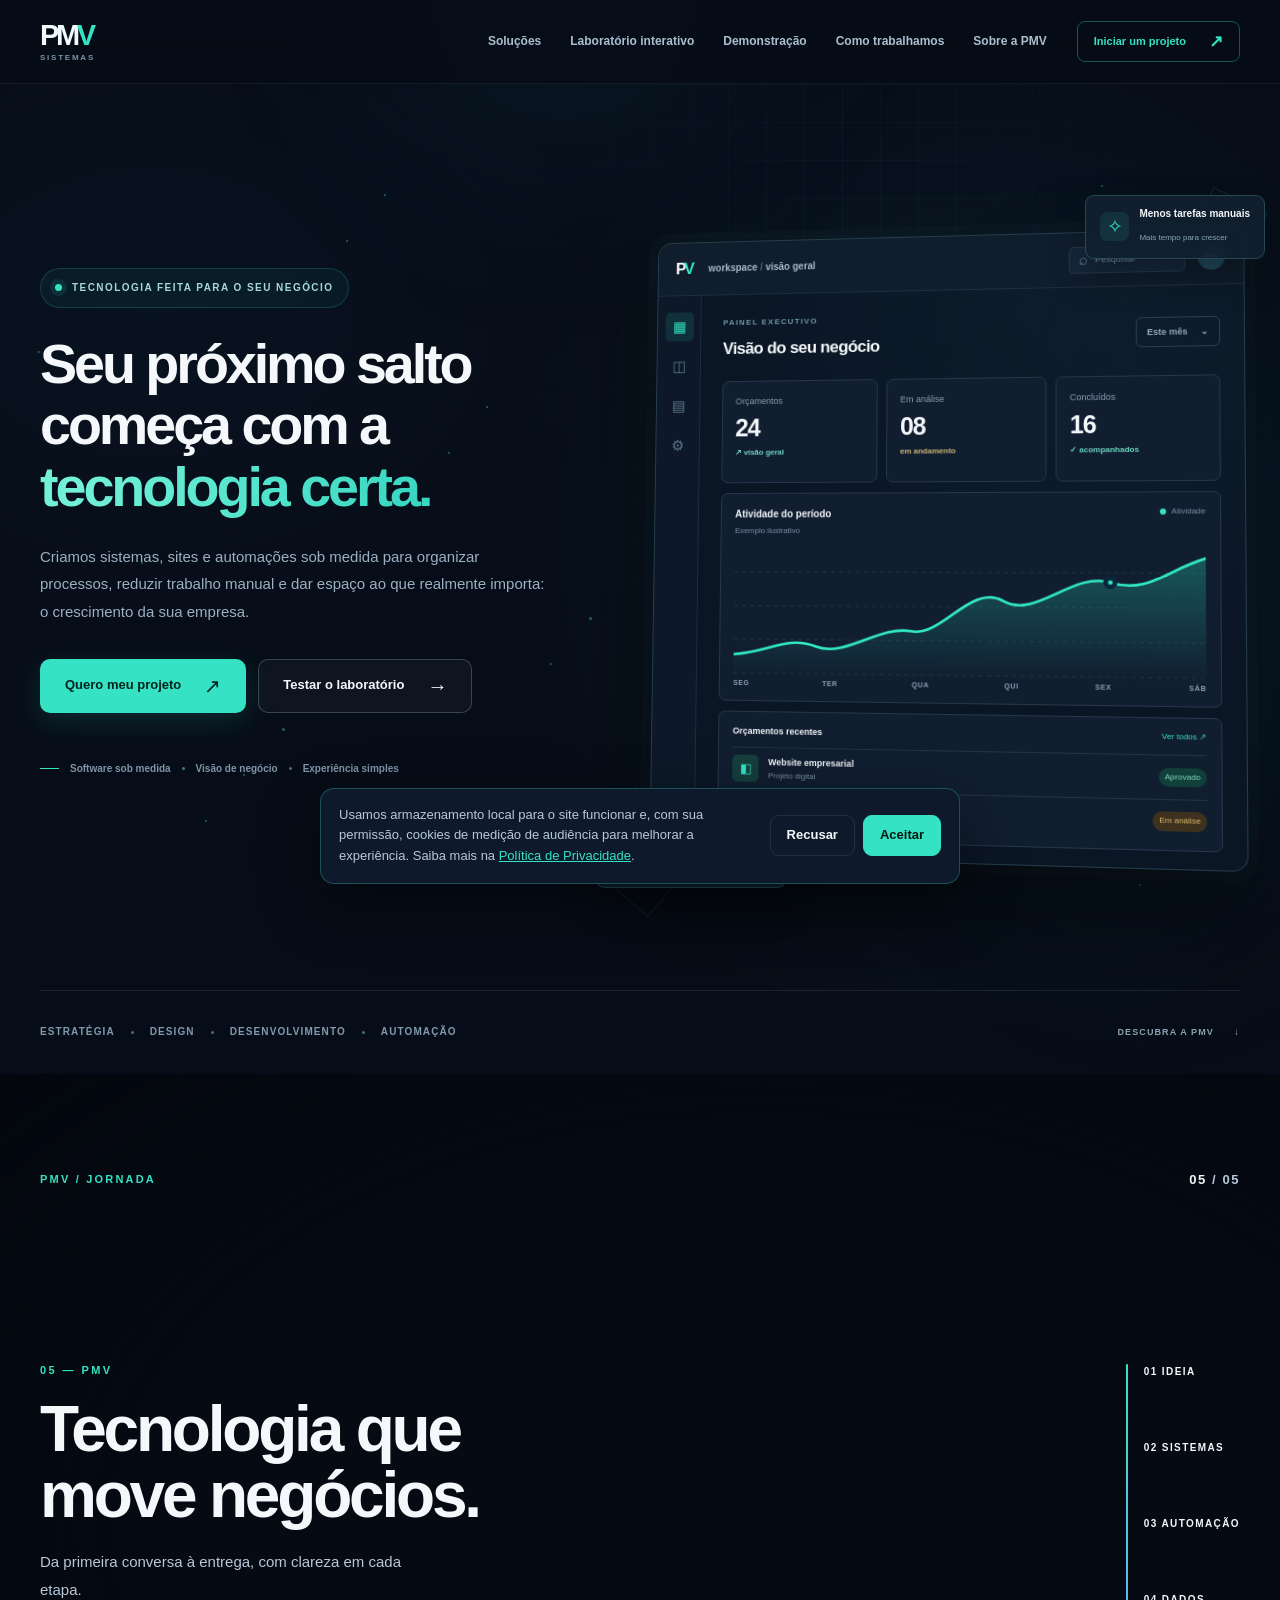
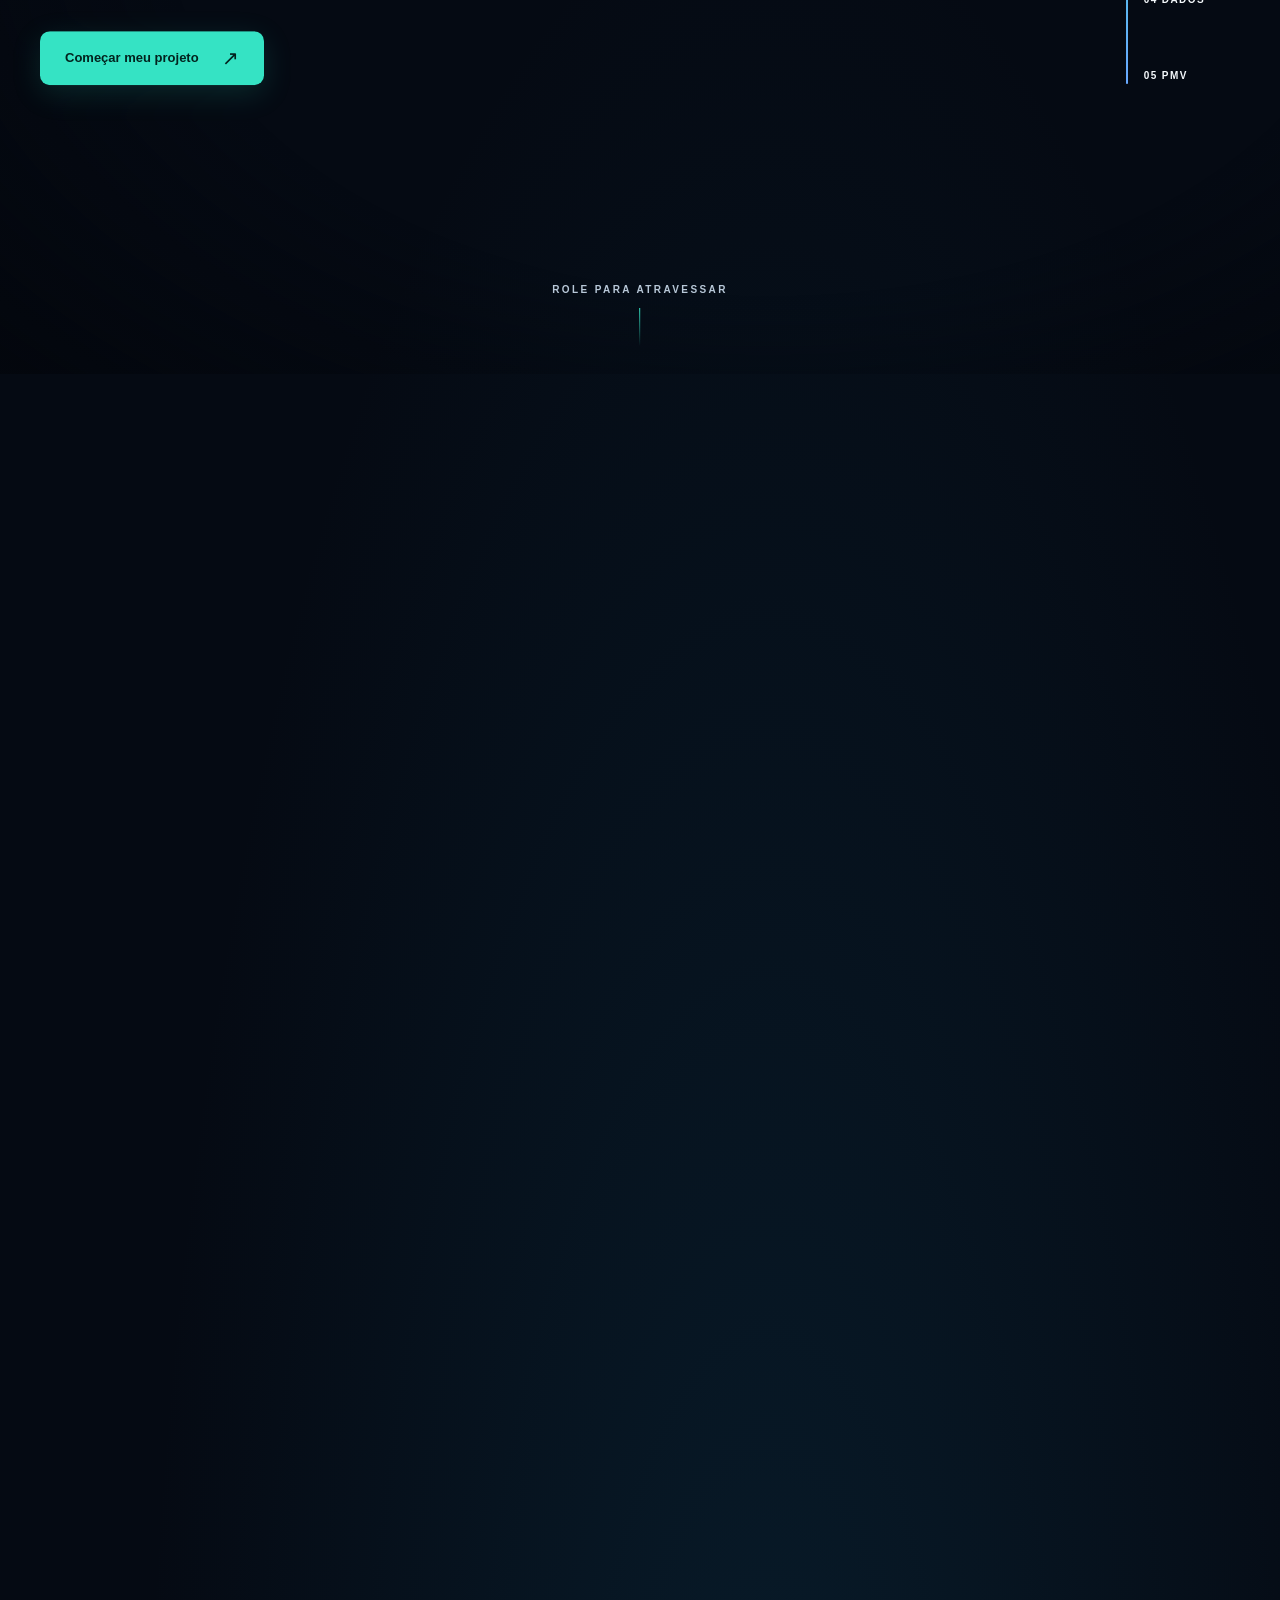
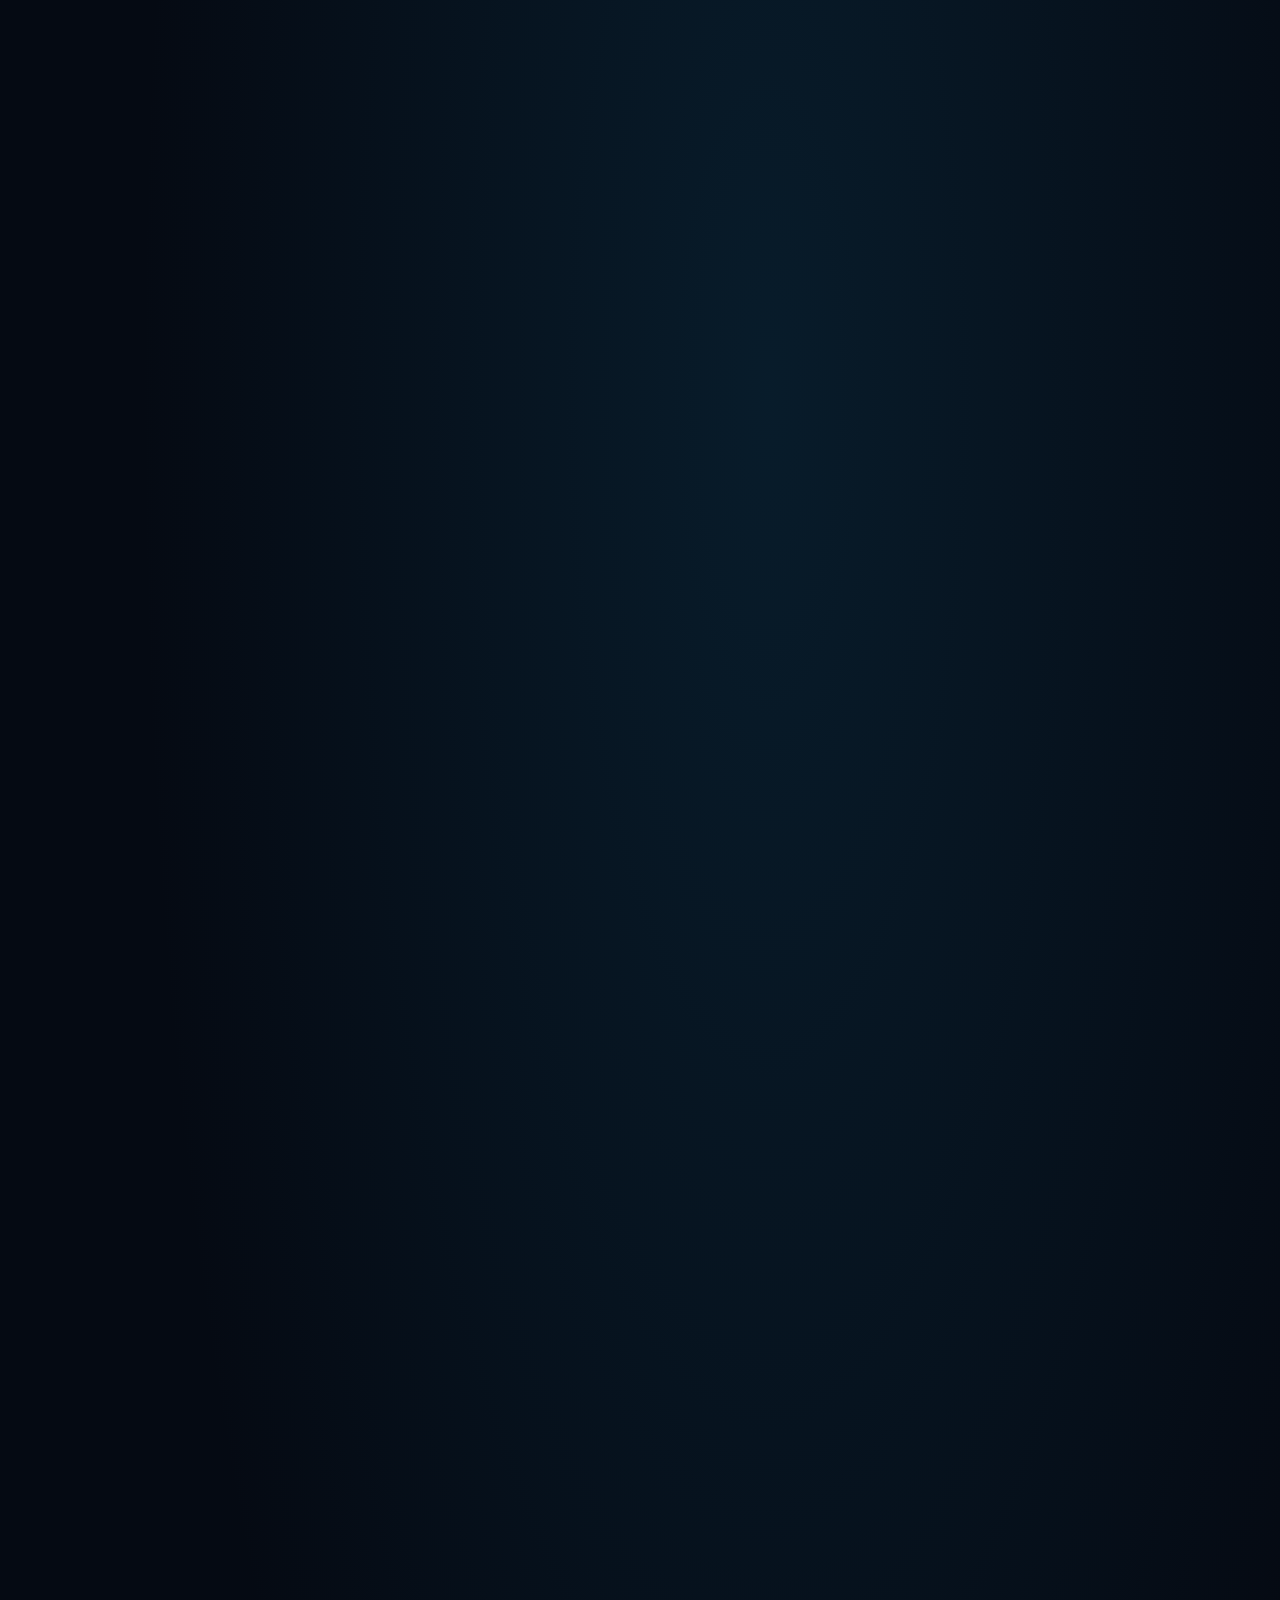
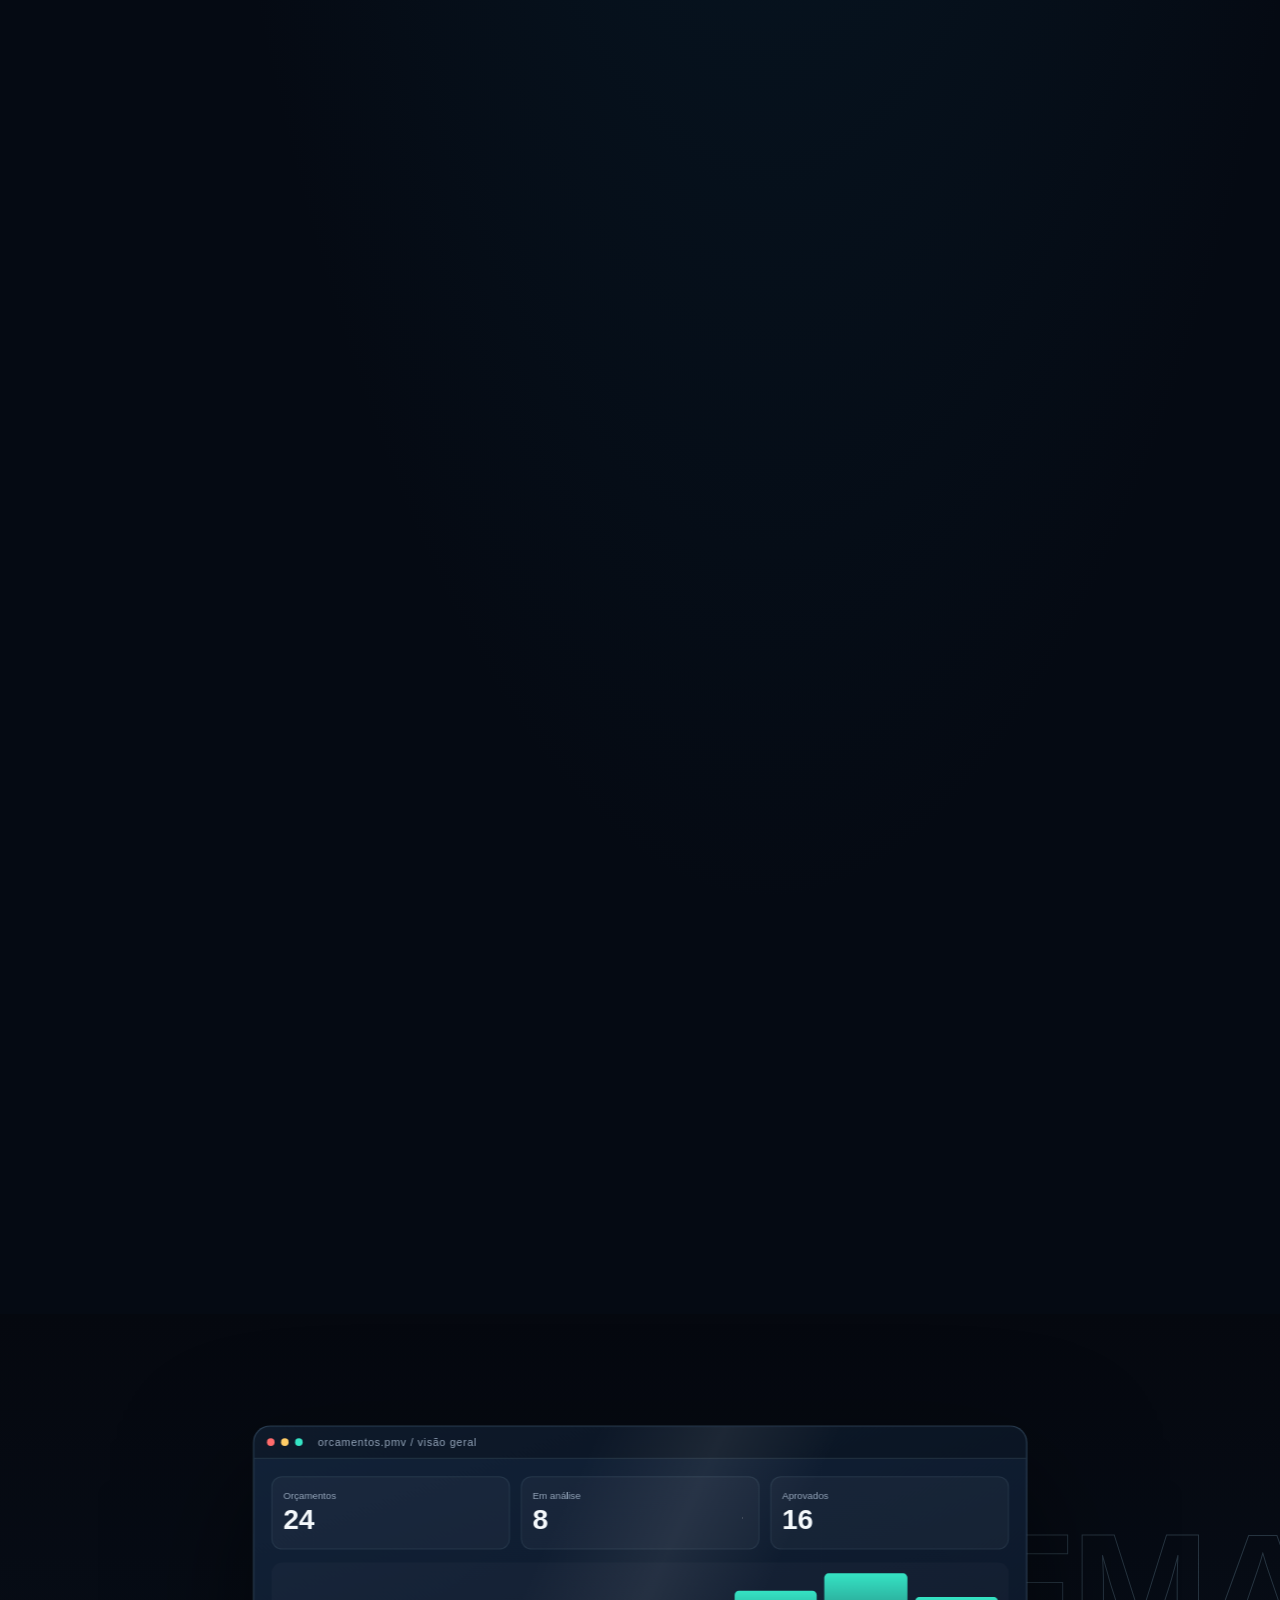
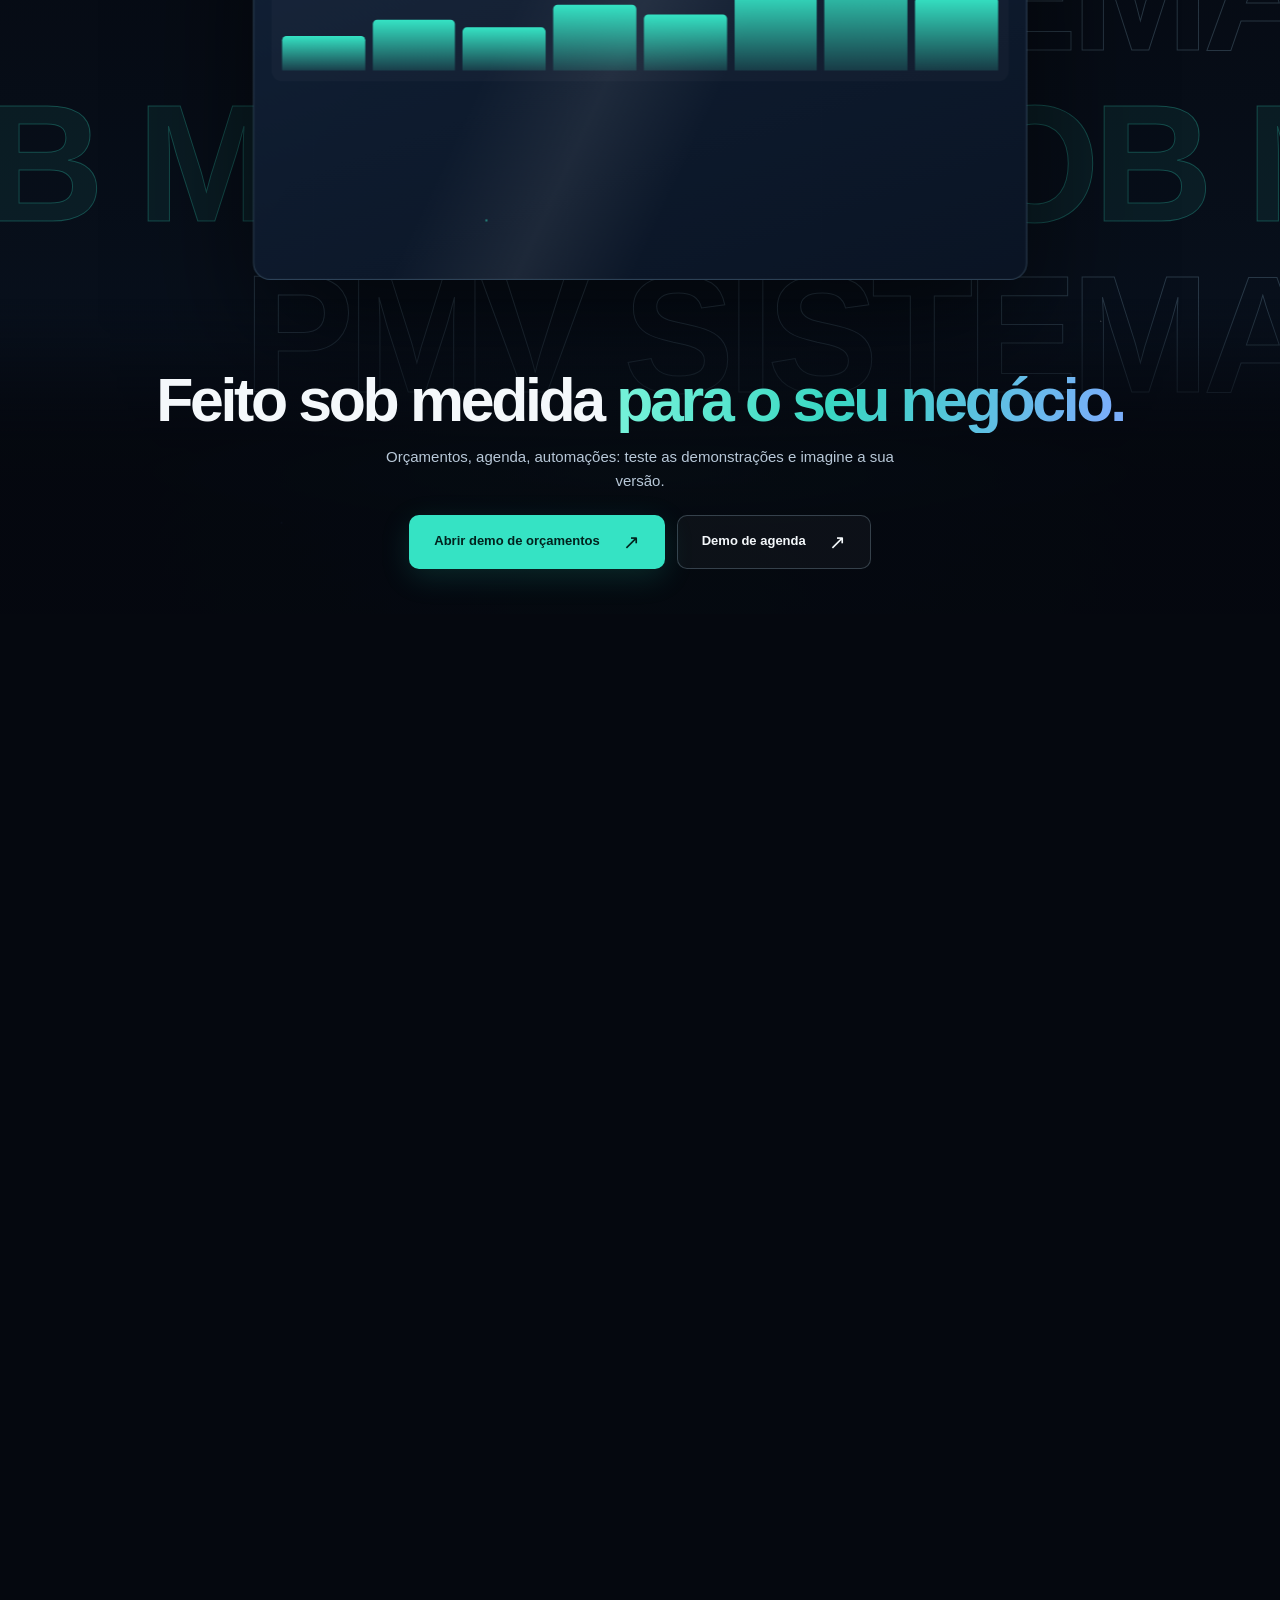
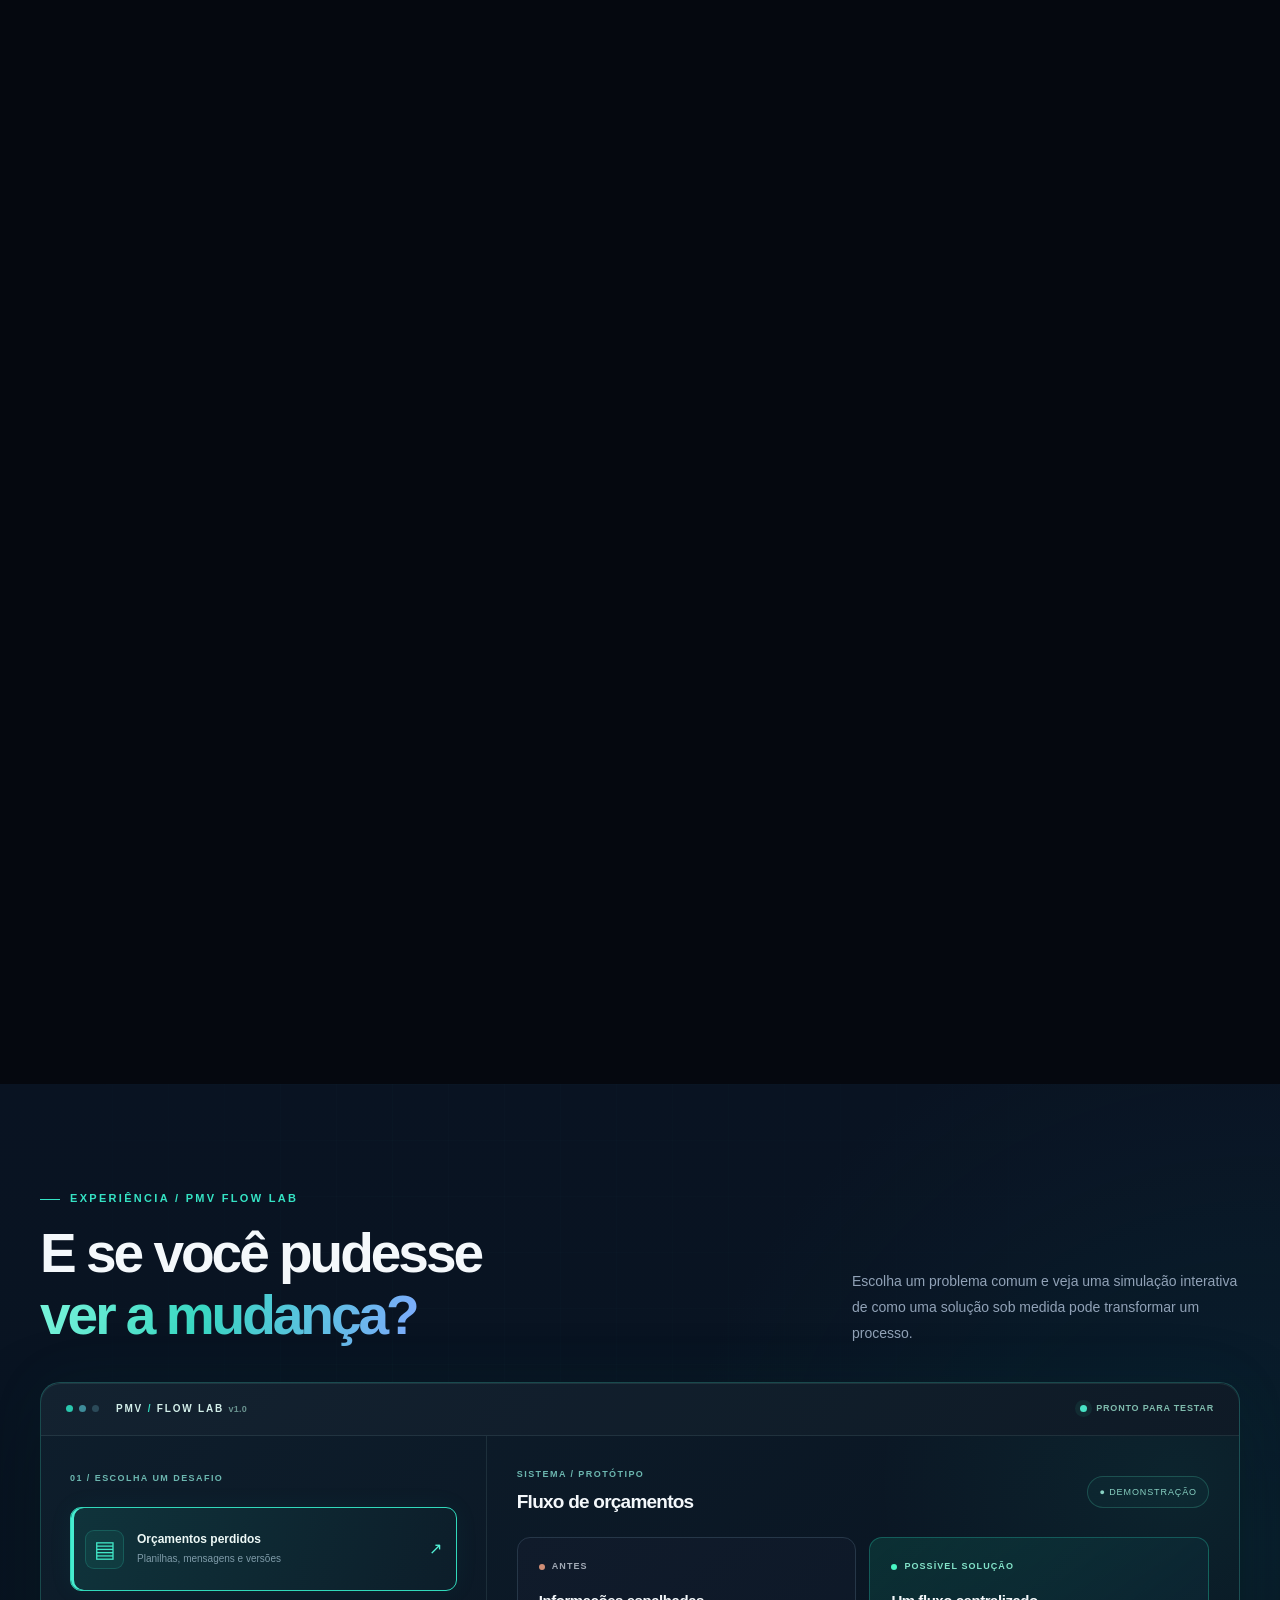
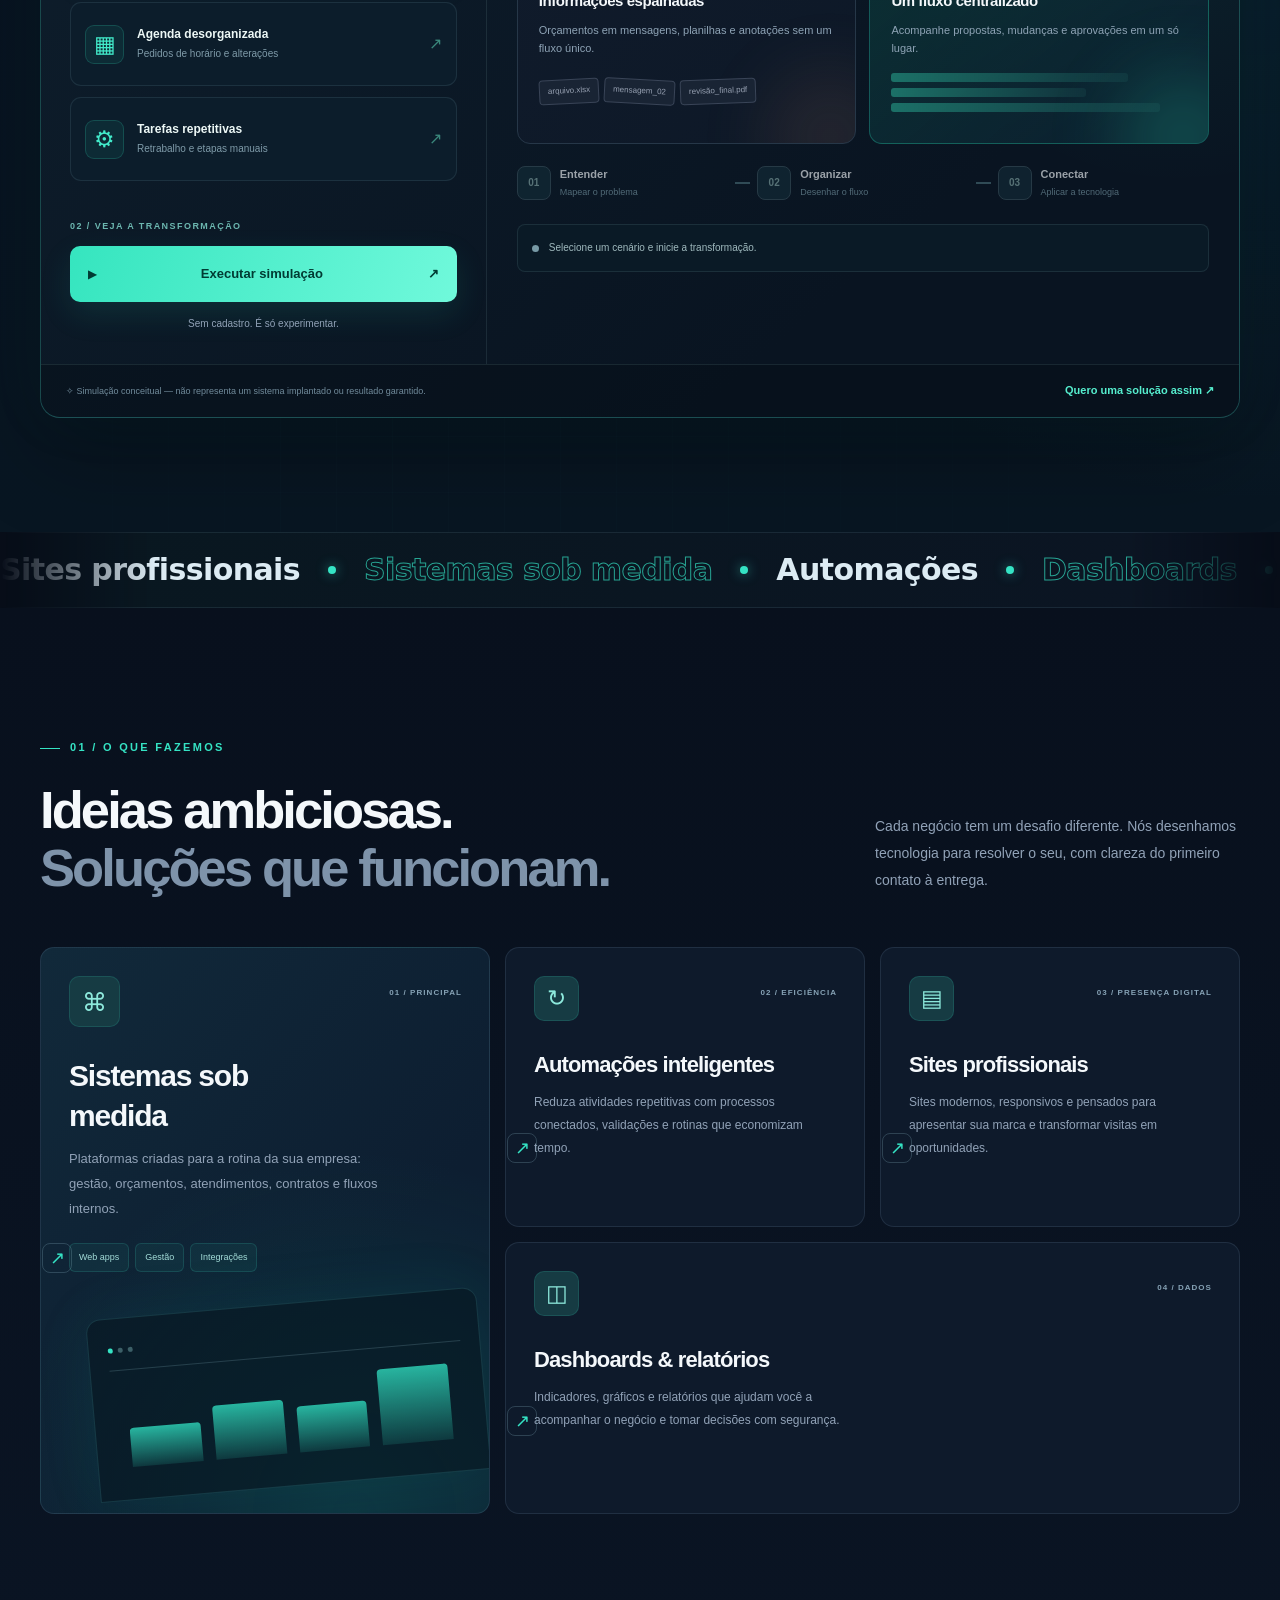
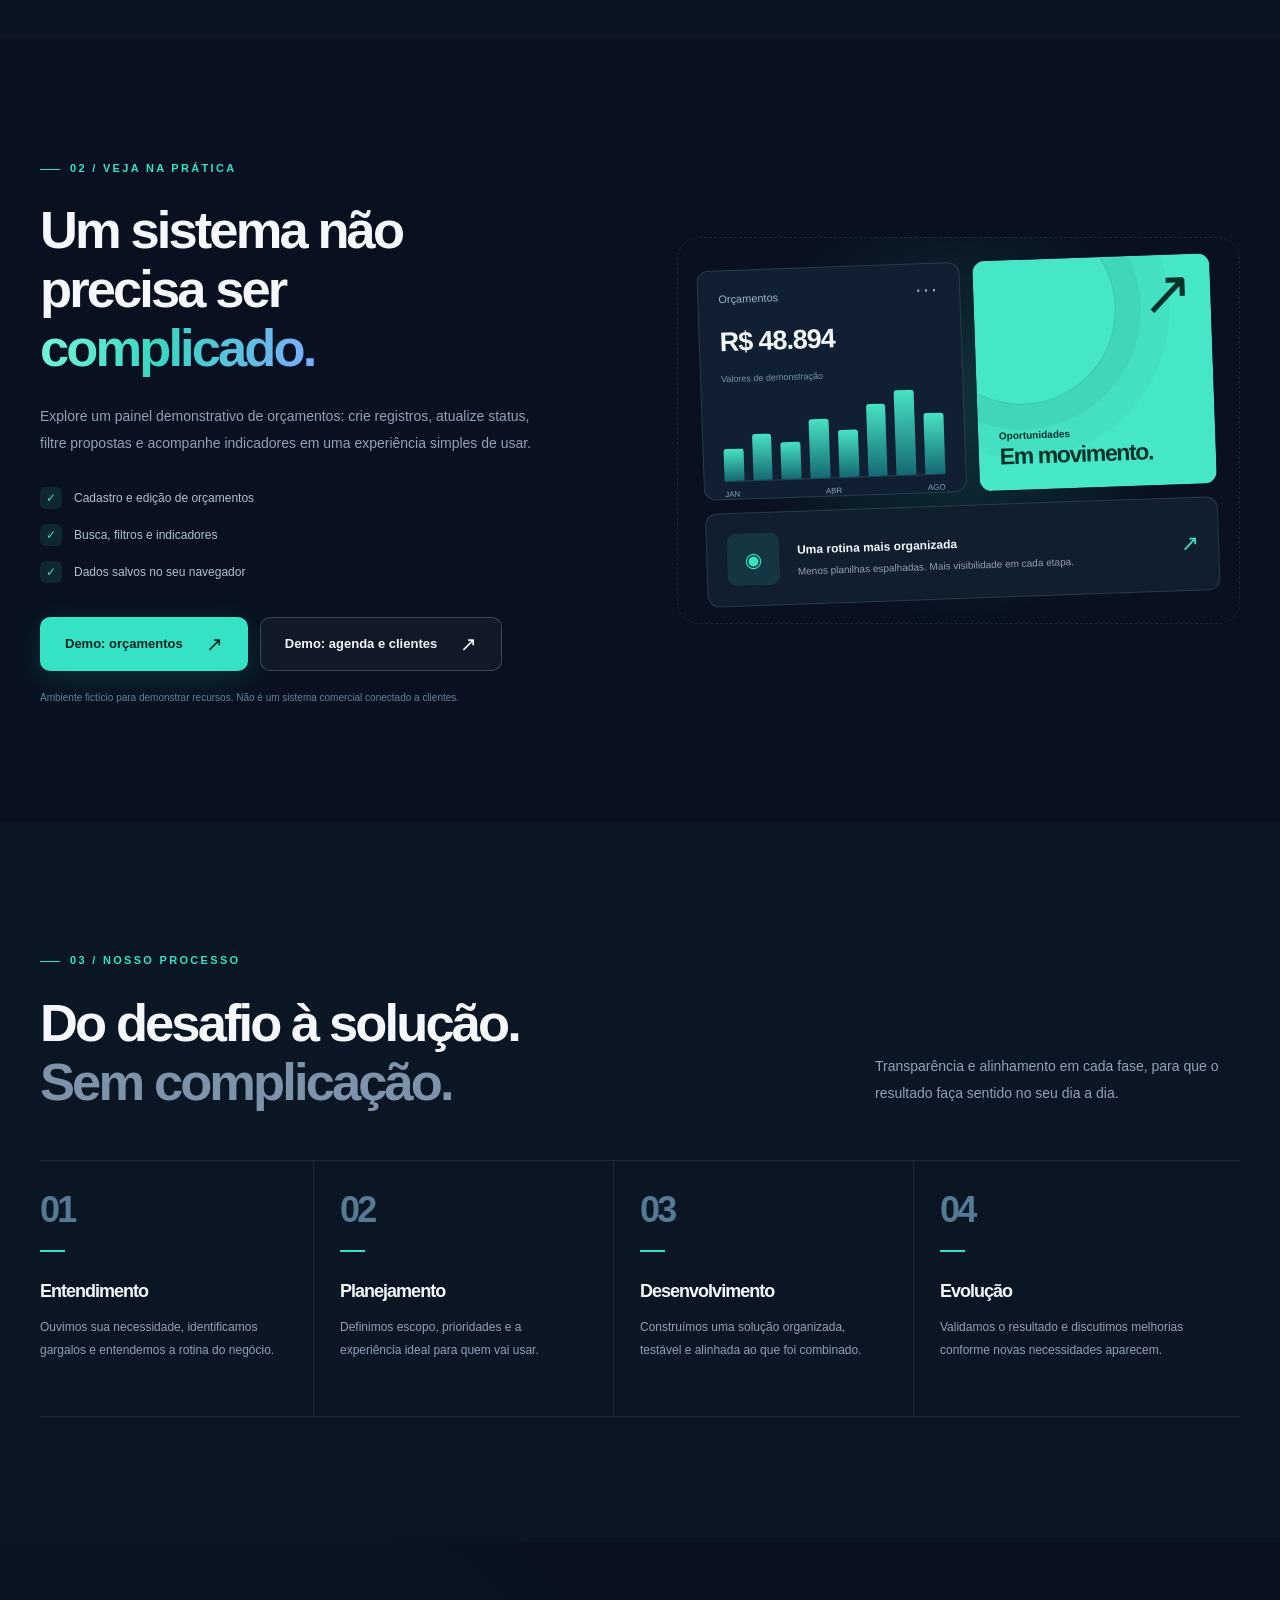
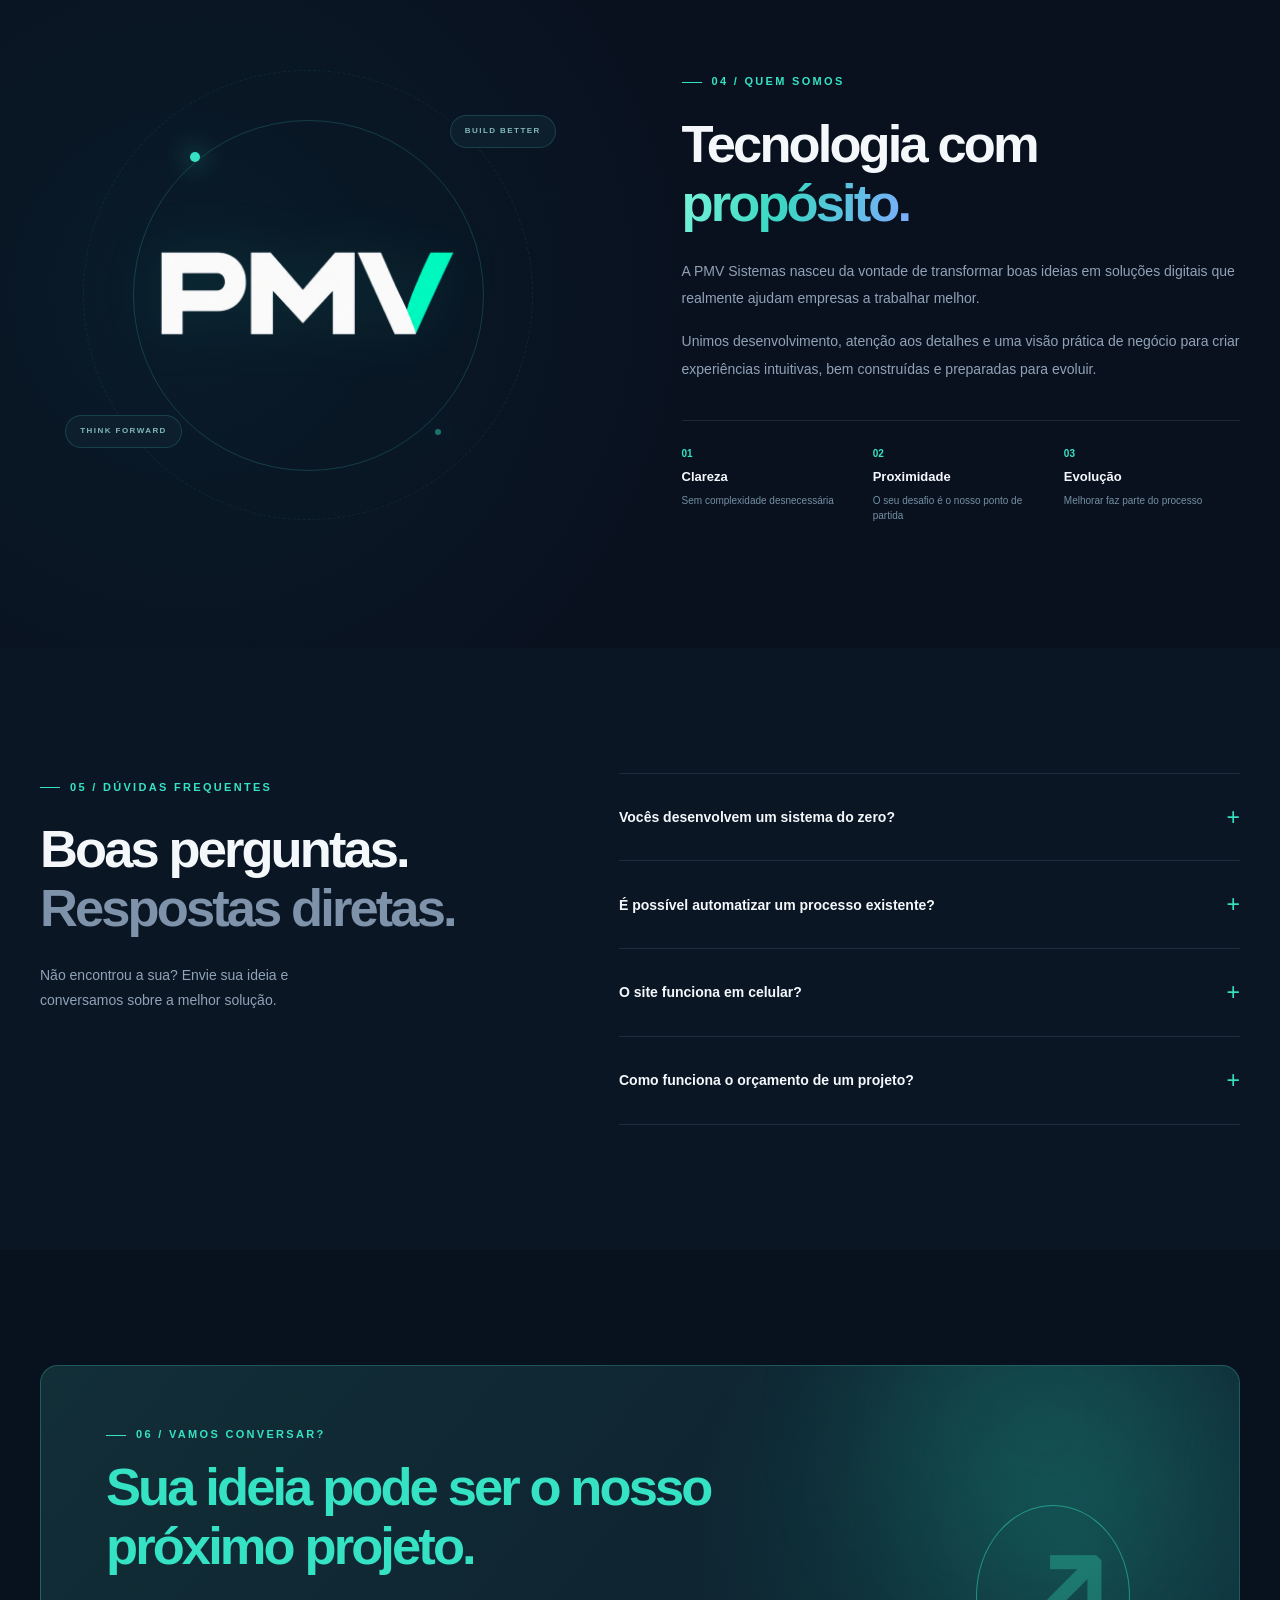
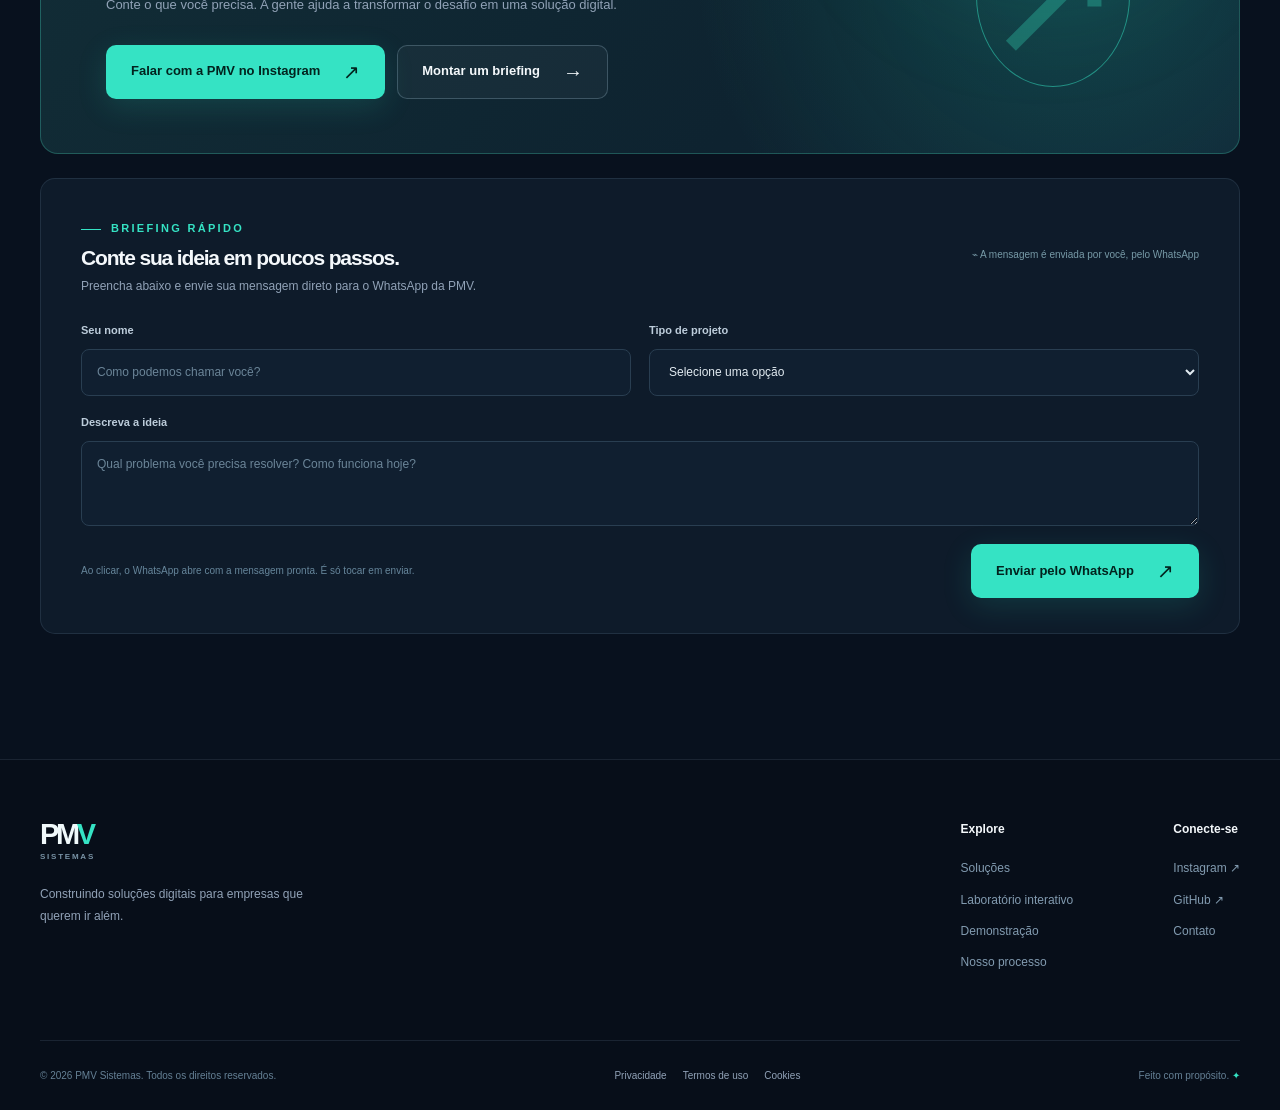
<file: index.html>
<!doctype html>
<html lang="pt-BR">
<head>
<meta charset="utf-8"><meta name="viewport" content="width=device-width,initial-scale=1">
<meta name="theme-color" content="#070d18"><meta name="description" content="PMV Sistemas: softwares personalizados, automações, dashboards e sites profissionais para impulsionar seu negócio. Conheça nossas soluções digitais.">
<meta property="og:type" content="website"><meta property="og:title" content="PMV Sistemas | Tecnologia que move negócios"><meta property="og:description" content="Transformamos processos em soluções digitais práticas. Conheça a PMV e explore uma demonstração de sistema de orçamentos.">
<title>PMV Sistemas | Soluções digitais sob medida</title>
<link rel="canonical" href="https://eduardodefreitas.github.io/PMV-SITE3/"><meta property="og:site_name" content="PMV Sistemas"><meta property="og:locale" content="pt_BR"><meta property="og:url" content="https://eduardodefreitas.github.io/PMV-SITE3/"><meta property="og:image" content="https://eduardodefreitas.github.io/PMV-SITE3/assets/og-image-v2.jpg"><meta property="og:image:width" content="1200"><meta property="og:image:height" content="630"><meta property="og:image:alt" content="PMV Sistemas — Tecnologia que move negócios"><meta name="twitter:card" content="summary_large_image">
<link rel="icon" href="assets/favicon.svg" type="image/svg+xml"><link rel="apple-touch-icon" href="assets/apple-touch-icon.png"><link rel="stylesheet" href="styles.css"><link rel="stylesheet" href="experience.css"><link rel="stylesheet" href="cinema.css">
<link rel="stylesheet" href="mobile.css"><link rel="stylesheet" href="motion.css"><script src="main.js" defer></script><script src="experience.js" defer></script><script src="cinema.js" defer></script><script src="motion.js" defer></script><script src="consent.js" defer></script>
</head>
<body>
<a class="skip-link" href="#conteudo">Ir para o conteúdo</a><div class="scroll-progress" aria-hidden="true"></div>
<div class="ambient ambient-a" aria-hidden="true"></div><div class="ambient ambient-b" aria-hidden="true"></div>
<header class="site-header" id="inicio"><div class="container header-inner">
<a class="brand" href="index.html" aria-label="PMV Sistemas - página inicial"><span class="brand-letter">PM<span>V</span></span><span class="brand-caption">SISTEMAS</span></a>
<button class="menu-toggle" id="menu-toggle" aria-label="Abrir menu" aria-expanded="false" aria-controls="primary-nav"><span></span><span></span><span></span></button>
<nav id="primary-nav" class="primary-nav" aria-label="Navegação principal"><a href="#solucoes">Soluções</a><a href="#laboratorio">Laboratório interativo</a><a href="#demonstracao">Demonstração</a><a href="#processo">Como trabalhamos</a><a href="#sobre">Sobre a PMV</a><a href="#contato" class="nav-mobile-contact">Conversar sobre projeto</a></nav>
<a class="header-cta" href="#contato">Iniciar um projeto <span aria-hidden="true">↗</span></a>
</div></header>
<main id="conteudo">
<section class="hero section"><div class="hero-stars" aria-hidden="true"></div><div class="hero-spotlight" aria-hidden="true"></div><div class="container hero-layout">
<div class="hero-copy reveal"><p class="eyebrow"><span class="pulse"></span> TECNOLOGIA FEITA PARA O SEU NEGÓCIO</p>
<h1>Seu próximo salto começa com a <span class="gradient-text">tecnologia certa.</span></h1>
<p class="hero-description">Criamos sistemas, sites e automações sob medida para organizar processos, reduzir trabalho manual e dar espaço ao que realmente importa: o crescimento da sua empresa.</p>
<div class="hero-actions"><a href="#contato" class="btn btn-primary">Quero meu projeto <span aria-hidden="true">↗</span></a><a href="#laboratorio" class="btn btn-outline">Testar o laboratório <span aria-hidden="true">→</span></a></div>
<div class="hero-proof"><span class="hero-proof-line"></span><span>Software sob medida</span><span class="dot-divider"></span><span>Visão de negócio</span><span class="dot-divider"></span><span>Experiência simples</span></div>
</div>
<div class="hero-visual reveal" data-delay="120"><div class="floating-square floating-square-a"></div><div class="floating-square floating-square-b"></div>
<div class="product-shell" role="img" aria-label="Prévia ilustrativa de um painel de gestão com gráficos, indicadores e orçamentos">
 <div class="product-top"><div class="product-brand"><span class="pmv-mini">P<span>V</span></span><span>workspace<span class="muted-slash"> / </span>visão geral</span></div><div class="product-controls"><span class="mini-search">⌕ <span>Pesquisar</span></span><span class="mini-avatar">PM</span></div></div>
 <div class="product-main"><div class="product-side"><div class="side-icon active" aria-hidden="true">▦</div><div class="side-icon" aria-hidden="true">◫</div><div class="side-icon" aria-hidden="true">▤</div><div class="side-icon" aria-hidden="true">⚙</div></div>
 <div class="product-body"><div class="product-heading"><div><small>PAINEL EXECUTIVO</small><strong>Visão do seu negócio</strong></div><span class="product-period">Este mês <b>⌄</b></span></div>
 <div class="mini-metrics"><div class="mini-metric"><small>Orçamentos</small><strong>24</strong><span class="mini-positive">↗ visão geral</span></div><div class="mini-metric"><small>Em análise</small><strong>08</strong><span class="mini-neutral">em andamento</span></div><div class="mini-metric"><small>Concluídos</small><strong>16</strong><span class="mini-positive">✓ acompanhados</span></div></div>
 <div class="mini-chart-card"><div class="mini-chart-title"><div><strong>Atividade do período</strong><span>Exemplo ilustrativo</span></div><span class="chart-legend"><i></i> Atividade</span></div>
 <svg class="hero-chart" viewBox="0 0 510 155" preserveAspectRatio="none" aria-hidden="true"><defs><linearGradient id="heroFill" x1="0" y1="0" x2="0" y2="1"><stop offset="0%" stop-color="#26d9bc" stop-opacity=".3"/><stop offset="100%" stop-color="#26d9bc" stop-opacity="0"/></linearGradient></defs><path d="M0 30H510M0 70H510M0 110H510M0 150H510" fill="none" stroke="#24354a" stroke-width="1" stroke-dasharray="4 5"/><path d="M0 128 C40 125 60 105 92 118 S162 92 196 99 S261 42 296 63 S370 28 410 41 S468 27 510 13 L510 155 L0 155Z" fill="url(#heroFill)"/><path d="M0 128 C40 125 60 105 92 118 S162 92 196 99 S261 42 296 63 S370 28 410 41 S468 27 510 13" fill="none" stroke="#31e9c5" stroke-width="3" stroke-linecap="round"/><circle cx="410" cy="41" r="5" fill="#31e9c5" stroke="#09263a" stroke-width="5"/></svg>
 <div class="chart-days"><span>SEG</span><span>TER</span><span>QUA</span><span>QUI</span><span>SEX</span><span>SÁB</span></div></div>
 <div class="mini-table"><div class="mini-table-head"><strong>Orçamentos recentes</strong><span>Ver todos ↗</span></div><div class="mini-row"><span class="mini-row-icon">◧</span><span class="mini-row-main">Website empresarial<small>Projeto digital</small></span><span class="status-chip green">Aprovado</span></div><div class="mini-row"><span class="mini-row-icon blue">⌘</span><span class="mini-row-main">Sistema de gestão<small>Software sob medida</small></span><span class="status-chip gold">Em análise</span></div></div>
 </div></div>
</div>
<div class="hero-float hero-float-top"><span class="float-glyph">✧</span><div><strong>Menos tarefas manuais</strong><small>Mais tempo para crescer</small></div></div><div class="hero-float hero-float-bottom"><span class="float-glyph arrow">↗</span><div><strong>Dados que fazem sentido</strong><small>Tudo em um só lugar</small></div></div>
</div>
</div><div class="container hero-bottom"><span>ESTRATÉGIA</span><i></i><span>DESIGN</span><i></i><span>DESENVOLVIMENTO</span><i></i><span>AUTOMAÇÃO</span><div class="hero-bottom-scroll"><span>DESCUBRA A PMV</span> ↓</div></div></section>


<!-- JORNADA: partículas que se transformam conforme a rolagem (cinema.js). -->
<section class="jn" id="jornada" aria-label="Jornada PMV: da ideia ao sistema">
 <div class="jn-sticky">
  <canvas class="jn-canvas" aria-hidden="true"></canvas><div class="jn-vignette" aria-hidden="true"></div>
  <div class="jn-top" aria-hidden="true"><div class="container"><span class="jn-label">PMV / JORNADA</span><span class="jn-counter"><span class="jn-counter-current">01</span> / 05</span></div></div>
  <div class="jn-chapters">
   <article class="jn-chapter is-active"><span class="jn-kicker">01 — IDEIA</span><h2>Tudo começa com uma ideia.</h2><p>Ainda sem forma, mas cheia de potencial. A gente escuta, entende o seu negócio e enxerga o que ela pode virar.</p></article>
   <article class="jn-chapter"><span class="jn-kicker">02 — SISTEMAS</span><h2>Ela ganha forma de sistema.</h2><p>Telas, cadastros e fluxos desenhados para a rotina da sua empresa, não o contrário.</p></article>
   <article class="jn-chapter"><span class="jn-kicker">03 — AUTOMAÇÃO</span><h2>E começa a girar sozinha.</h2><p>Tarefas repetitivas viram rotinas automáticas. Menos retrabalho, mais tempo para crescer.</p></article>
   <article class="jn-chapter"><span class="jn-kicker">04 — DADOS</span><h2>Os números passam a falar.</h2><p>Dashboards e relatórios mostram o que está funcionando e onde agir.</p></article>
   <article class="jn-chapter"><span class="jn-kicker">05 — PMV</span><h2>Tecnologia que move negócios.</h2><p>Da primeira conversa à entrega, com clareza em cada etapa.</p><a href="#contato" class="btn btn-primary">Começar meu projeto <span aria-hidden="true">↗</span></a></article>
  </div>
  <div class="jn-rail" aria-hidden="true"><div class="jn-progress"><div class="jn-progress-fill"></div></div><ol class="jn-ticks"><li class="jn-tick is-done">01 IDEIA</li><li class="jn-tick">02 SISTEMAS</li><li class="jn-tick">03 AUTOMAÇÃO</li><li class="jn-tick">04 DADOS</li><li class="jn-tick">05 PMV</li></ol></div>
  <div class="jn-hint" aria-hidden="true">ROLE PARA ATRAVESSAR<i></i></div>
 </div>
</section>

<!-- VITRINE: palco com holofote, zoom de câmera e texto gigante em parallax (cinema.js). -->
<section class="vt" id="vitrine" aria-label="Vitrine de sistemas PMV">
 <div class="vt-sticky">
  <div class="vt-spot" aria-hidden="true"></div>
  <div class="vt-marquee" aria-hidden="true"><div class="vt-marquee-row">PMV SISTEMAS · PMV SISTEMAS · PMV SISTEMAS ·</div><div class="vt-marquee-row">SOB MEDIDA · SOB MEDIDA · SOB MEDIDA ·</div><div class="vt-marquee-row">PMV SISTEMAS · PMV SISTEMAS · PMV SISTEMAS ·</div></div>
  <div class="vt-floor" aria-hidden="true"></div>
  <div class="vt-stage" aria-hidden="true">
   <div class="vt-card vt-card-left"><div class="vt-bar"><i></i><i></i><i></i><span>agenda.pmv</span></div><div class="vt-body"><div class="vt-slots"><div><span>09:00 · Corte + barba</span><span>Rafael</span></div><div><span>10:30 · Avaliação</span><span>Marina</span></div><div><span>14:00 · Retorno</span><span>Paulo</span></div><div><span>16:30 · Consulta</span><span>Júlia</span></div></div></div></div>
   <div class="vt-card vt-card-right"><div class="vt-bar"><i></i><i></i><i></i><span>flow-lab.pmv</span></div><div class="vt-body"><div class="vt-flow"><span>Pedido</span><em>→</em><span>Validação</span><em>→</em><span>Aprovado</span></div><div class="vt-slots"><div><span>Rotina diária</span><span>✓ automática</span></div></div></div></div>
   <div class="vt-card vt-card-center"><div class="vt-bar"><i></i><i></i><i></i><span>orcamentos.pmv / visão geral</span></div><div class="vt-body"><div class="vt-stats"><div><small>Orçamentos</small><b>24</b></div><div><small>Em análise</small><b>08</b></div><div><small>Aprovados</small><b>16</b></div></div><div class="vt-bars"><i style="height:35%"></i><i style="height:52%"></i><i style="height:44%"></i><i style="height:68%"></i><i style="height:58%"></i><i style="height:82%"></i><i style="height:100%"></i><i style="height:76%"></i></div></div></div>
  </div>
  <div class="vt-dust" aria-hidden="true"></div>
  <div class="vt-caption vt-caption-a is-on"><span class="overline">VITRINE / EXEMPLOS</span><h2>Três sistemas.<br>Um só jeito de trabalhar.</h2></div>
  <div class="vt-caption vt-caption-b"><h2>Feito sob medida <span class="gradient-text">para o seu negócio.</span></h2><p>Orçamentos, agenda, automações: teste as demonstrações e imagine a sua versão.</p><div class="vt-actions"><a href="demonstracao.html" class="btn btn-primary">Abrir demo de orçamentos <span aria-hidden="true">↗</span></a><a href="agenda.html" class="btn btn-outline">Demo de agenda <span aria-hidden="true">↗</span></a></div></div>
 </div>
</section>
<!-- EXPERIÊNCIA INTERATIVA: cenários ilustrativos, sem dados ou integração de clientes. -->
<section class="section lab-section" id="laboratorio" aria-labelledby="lab-title">
 <div class="container">
  <div class="lab-heading reveal">
   <div><p class="overline">EXPERIÊNCIA / PMV FLOW LAB</p><h2 id="lab-title">E se você pudesse <span class="gradient-text">ver a mudança?</span></h2></div>
   <p>Escolha um problema comum e veja uma simulação interativa de como uma solução sob medida pode transformar um processo.</p>
  </div>
  <div class="lab-frame reveal">
   <div class="lab-toolbar"><div class="lab-window-dots" aria-hidden="true"><i></i><i></i><i></i></div><span class="lab-toolbar-name">PMV <b>/</b> FLOW LAB <span class="lab-version">v1.0</span></span><span class="lab-status"><i></i><span id="lab-status">PRONTO PARA TESTAR</span></span></div>
   <div class="lab-layout">
    <div class="lab-control">
     <p class="lab-small-label">01 / ESCOLHA UM DESAFIO</p>
     <div class="lab-options" role="group" aria-label="Escolha o cenário da simulação">
      <button type="button" class="lab-option is-selected" data-lab-scenario="orcamentos" aria-pressed="true"><span class="lab-option-icon" aria-hidden="true">▤</span><span><strong>Orçamentos perdidos</strong><small>Planilhas, mensagens e versões</small></span><span class="lab-option-arrow" aria-hidden="true">↗</span></button>
      <button type="button" class="lab-option" data-lab-scenario="agenda" aria-pressed="false"><span class="lab-option-icon" aria-hidden="true">▦</span><span><strong>Agenda desorganizada</strong><small>Pedidos de horário e alterações</small></span><span class="lab-option-arrow" aria-hidden="true">↗</span></button>
      <button type="button" class="lab-option" data-lab-scenario="rotinas" aria-pressed="false"><span class="lab-option-icon" aria-hidden="true">⚙</span><span><strong>Tarefas repetitivas</strong><small>Retrabalho e etapas manuais</small></span><span class="lab-option-arrow" aria-hidden="true">↗</span></button>
     </div>
     <div class="lab-control-bottom"><span class="lab-small-label">02 / VEJA A TRANSFORMAÇÃO</span><button type="button" id="lab-run" class="lab-run"><span class="lab-play" aria-hidden="true">▶</span><span id="lab-run-label">Executar simulação</span><span aria-hidden="true">↗</span></button><p class="lab-hint">Sem cadastro. É só experimentar.</p></div>
    </div>
    <div class="lab-stage" aria-label="Visualização da transformação"><div class="lab-burst" aria-hidden="true"></div>
     <div class="lab-stage-heading"><div><span class="lab-small-label">SISTEMA / PROTÓTIPO</span><strong id="lab-scenario-title">Fluxo de orçamentos</strong></div><span class="lab-simulation-tag">● DEMONSTRAÇÃO</span></div>
     <div class="lab-comparison"><div class="lab-before"><span class="lab-pane-label"><i></i> ANTES</span><div id="lab-before-title" class="lab-pane-title">Informações espalhadas</div><p id="lab-before-text">Orçamentos em mensagens, planilhas e anotações sem um fluxo único.</p><div class="lab-scattered" aria-hidden="true"><span>arquivo.xlsx</span><span>mensagem_02</span><span>revisão_final.pdf</span></div></div><div class="lab-after"><span class="lab-pane-label"><i></i> POSSÍVEL SOLUÇÃO</span><div id="lab-after-title" class="lab-pane-title">Um fluxo centralizado</div><p id="lab-after-text">Acompanhe propostas, mudanças e aprovações em um só lugar.</p><div class="lab-mini-ui" aria-hidden="true"><span class="lab-mini-line"></span><span class="lab-mini-line"></span><span class="lab-mini-line"></span></div></div></div>
     <div class="lab-pipeline" role="list" aria-label="Etapas da simulação"><div class="lab-step" data-lab-step="0" role="listitem"><span class="lab-step-symbol">01</span><div><strong>Entender</strong><small>Mapear o problema</small></div><span class="lab-step-check" aria-hidden="true">✓</span></div><div class="lab-connector" aria-hidden="true"><span></span></div><div class="lab-step" data-lab-step="1" role="listitem"><span class="lab-step-symbol">02</span><div><strong>Organizar</strong><small>Desenhar o fluxo</small></div><span class="lab-step-check" aria-hidden="true">✓</span></div><div class="lab-connector" aria-hidden="true"><span></span></div><div class="lab-step" data-lab-step="2" role="listitem"><span class="lab-step-symbol">03</span><div><strong>Conectar</strong><small>Aplicar a tecnologia</small></div><span class="lab-step-check" aria-hidden="true">✓</span></div></div>
     <div class="lab-feedback" role="status" aria-live="polite"><span class="lab-feedback-light"></span><span id="lab-feedback">Selecione um cenário e inicie a transformação.</span></div>
    </div>
   </div>
   <div class="lab-footer"><span>✧ Simulação conceitual — não representa um sistema implantado ou resultado garantido.</span><a href="#contato">Quero uma solução assim <span aria-hidden="true">↗</span></a></div>
  </div>
 </div>
</section>
<section class="section feature-section" id="solucoes"><div class="container"><div class="section-heading reveal"><div><p class="overline">01 / O QUE FAZEMOS</p><h2>Ideias ambiciosas.<br><span class="heading-muted">Soluções que funcionam.</span></h2></div><p class="section-sidecopy">Cada negócio tem um desafio diferente. Nós desenhamos tecnologia para resolver o seu, com clareza do primeiro contato à entrega.</p></div>
<div class="service-grid">
<article class="service-card service-featured reveal"><div class="service-icon icon-highlight">⌘</div><span class="service-number">01 / PRINCIPAL</span><h3>Sistemas sob medida</h3><p>Plataformas criadas para a rotina da sua empresa: gestão, orçamentos, atendimentos, contratos e fluxos internos.</p><div class="service-tags"><span>Web apps</span><span>Gestão</span><span>Integrações</span></div><a href="#contato" aria-label="Conversar sobre sistemas sob medida" class="service-link">↗</a><div class="service-decoration" aria-hidden="true"><div class="deco-window"><span></span><span></span><span></span><div class="deco-bars"><i></i><i></i><i></i><i></i></div></div></div></article>
<article class="service-card reveal"><div class="service-icon">↻</div><span class="service-number">02 / EFICIÊNCIA</span><h3>Automações inteligentes</h3><p>Reduza atividades repetitivas com processos conectados, validações e rotinas que economizam tempo.</p><a href="#contato" aria-label="Conversar sobre automações" class="service-link">↗</a></article>
<article class="service-card reveal"><div class="service-icon">▤</div><span class="service-number">03 / PRESENÇA DIGITAL</span><h3>Sites profissionais</h3><p>Sites modernos, responsivos e pensados para apresentar sua marca e transformar visitas em oportunidades.</p><a href="#contato" aria-label="Conversar sobre sites" class="service-link">↗</a></article>
<article class="service-card reveal"><div class="service-icon">◫</div><span class="service-number">04 / DADOS</span><h3>Dashboards & relatórios</h3><p>Indicadores, gráficos e relatórios que ajudam você a acompanhar o negócio e tomar decisões com segurança.</p><a href="#contato" aria-label="Conversar sobre dashboards" class="service-link">↗</a></article>
</div></div></section>
<section class="section demo-section" id="demonstracao"><div class="container demo-grid"><div class="demo-copy reveal"><p class="overline">02 / VEJA NA PRÁTICA</p><h2>Um sistema não precisa ser <span class="gradient-text">complicado.</span></h2><p>Explore um painel demonstrativo de orçamentos: crie registros, atualize status, filtre propostas e acompanhe indicadores em uma experiência simples de usar.</p><ul class="check-list"><li><span>✓</span> Cadastro e edição de orçamentos</li><li><span>✓</span> Busca, filtros e indicadores</li><li><span>✓</span> Dados salvos no seu navegador</li></ul><div style="display:flex;flex-wrap:wrap;gap:12px"><a href="demonstracao.html" class="btn btn-primary">Demo: orçamentos <span>↗</span></a><a href="agenda.html" class="btn btn-outline">Demo: agenda e clientes <span>↗</span></a></div><small class="demo-caveat">Ambiente fictício para demonstrar recursos. Não é um sistema comercial conectado a clientes.</small></div>
<div class="demo-showcase reveal"><div class="showcase-grid"><div class="showcase-card card-dark"><div class="showcase-top"><span>Orçamentos</span><span class="triple-dots">···</span></div><strong>R$ 48.900</strong><small>Valores de demonstração</small><div class="showcase-bars"><i style="height:38%"></i><i style="height:55%"></i><i style="height:44%"></i><i style="height:70%"></i><i style="height:56%"></i><i style="height:85%"></i><i style="height:100%"></i><i style="height:72%"></i></div><div class="showcase-axis"><span>JAN</span><span>ABR</span><span>AGO</span></div></div><div class="showcase-card card-accent"><span class="big-symbol">↗</span><span>Oportunidades</span><strong>Em movimento.</strong><div class="circle-orbit"></div></div><div class="showcase-card card-wide"><span class="status-orb">◉</span><div><strong>Uma rotina mais organizada</strong><p>Menos planilhas espalhadas. Mais visibilidade em cada etapa.</p></div><span class="right-arrow">↗</span></div></div></div>
</div></section>
<section class="section steps-section" id="processo"><div class="container"><div class="section-heading reveal"><div><p class="overline">03 / NOSSO PROCESSO</p><h2>Do desafio à solução.<br><span class="heading-muted">Sem complicação.</span></h2></div><p class="section-sidecopy">Transparência e alinhamento em cada fase, para que o resultado faça sentido no seu dia a dia.</p></div><div class="steps-grid"><article class="step-card reveal"><span class="step-index">01</span><span class="step-rule"></span><h3>Entendimento</h3><p>Ouvimos sua necessidade, identificamos gargalos e entendemos a rotina do negócio.</p></article><article class="step-card reveal"><span class="step-index">02</span><span class="step-rule"></span><h3>Planejamento</h3><p>Definimos escopo, prioridades e a experiência ideal para quem vai usar.</p></article><article class="step-card reveal"><span class="step-index">03</span><span class="step-rule"></span><h3>Desenvolvimento</h3><p>Construímos uma solução organizada, testável e alinhada ao que foi combinado.</p></article><article class="step-card reveal"><span class="step-index">04</span><span class="step-rule"></span><h3>Evolução</h3><p>Validamos o resultado e discutimos melhorias conforme novas necessidades aparecem.</p></article></div></div></section>
<section class="section about-section" id="sobre"><div class="container about-grid"><div class="about-emblem reveal" aria-hidden="true"><div class="emblem-ring ring-one"></div><div class="emblem-ring ring-two"></div><img class="emblem-logo" src="assets/pmv-logo-640.png" alt="" width="640" height="220" loading="lazy" decoding="async"><span class="emblem-tag tag-one">BUILD BETTER</span><span class="emblem-tag tag-two">THINK FORWARD</span></div><div class="about-copy reveal"><p class="overline">04 / QUEM SOMOS</p><h2>Tecnologia com <span class="gradient-text">propósito.</span></h2><p>A PMV Sistemas nasceu da vontade de transformar boas ideias em soluções digitais que realmente ajudam empresas a trabalhar melhor.</p><p>Unimos desenvolvimento, atenção aos detalhes e uma visão prática de negócio para criar experiências intuitivas, bem construídas e preparadas para evoluir.</p><div class="about-values"><div><span>01</span><strong>Clareza</strong><small>Sem complexidade desnecessária</small></div><div><span>02</span><strong>Proximidade</strong><small>O seu desafio é o nosso ponto de partida</small></div><div><span>03</span><strong>Evolução</strong><small>Melhorar faz parte do processo</small></div></div></div></div></section>
<section class="section faq-section" id="duvidas"><div class="container faq-grid"><div class="reveal"><p class="overline">05 / DÚVIDAS FREQUENTES</p><h2>Boas perguntas.<br><span class="heading-muted">Respostas diretas.</span></h2><p class="faq-side">Não encontrou a sua? Envie sua ideia e conversamos sobre a melhor solução.</p></div><div class="faq-list reveal"><details><summary>Vocês desenvolvem um sistema do zero? <span>+</span></summary><p>Sim. O projeto é definido a partir da necessidade da empresa, considerando funcionalidades, usuários, fluxos e possíveis integrações.</p></details><details><summary>É possível automatizar um processo existente? <span>+</span></summary><p>Podemos analisar seu processo atual e avaliar integrações e rotinas para reduzir etapas manuais. A viabilidade depende das ferramentas envolvidas.</p></details><details><summary>O site funciona em celular? <span>+</span></summary><p>Nossos projetos web podem ser pensados desde o início para diferentes tamanhos de tela, com navegação e componentes responsivos.</p></details><details><summary>Como funciona o orçamento de um projeto? <span>+</span></summary><p>Primeiro entendemos o objetivo e as funcionalidades necessárias. Com o escopo mais claro, é possível conversar sobre uma proposta personalizada.</p></details></div></div></section>
<section class="section contact-section" id="contato"><div class="container"><div class="contact-card reveal"><div class="contact-glow"></div><div class="contact-copy"><p class="overline">06 / VAMOS CONVERSAR?</p><h2>Sua ideia pode ser o <span>nosso próximo projeto.</span></h2><p>Conte o que você precisa. A gente ajuda a transformar o desafio em uma solução digital.</p><div class="contact-buttons"><a href="https://www.instagram.com/pmv_sistemas/" target="_blank" rel="noopener noreferrer" class="btn btn-primary">Falar com a PMV no Instagram <span>↗</span></a><a class="btn btn-outline" href="#briefing">Montar um briefing <span>→</span></a></div></div><div class="contact-symbol" aria-hidden="true">↗</div></div>
<div class="briefing-panel" id="briefing"><div class="briefing-heading"><div><p class="overline">BRIEFING RÁPIDO</p><h3>Conte sua ideia em poucos passos.</h3><p>Preencha abaixo e envie sua mensagem direto para o WhatsApp da PMV.</p></div><span class="form-lock">⌁ A mensagem é enviada por você, pelo WhatsApp</span></div><form id="briefing-form" class="briefing-form"><div class="hp-field" aria-hidden="true"><label>Não preencha este campo<input id="brief-website" type="text" name="website" tabindex="-1" autocomplete="off"></label></div><label>Seu nome<input id="brief-name" type="text" minlength="2" maxlength="80" placeholder="Como podemos chamar você?" required autocomplete="name"></label><label>Tipo de projeto<select id="brief-type" required><option value="">Selecione uma opção</option><option>Sistema sob medida</option><option>Automação de processos</option><option>Site profissional</option><option>Dashboard ou relatório</option><option>Outro projeto</option></select></label><label class="form-wide">Descreva a ideia<textarea id="brief-description" rows="3" minlength="10" maxlength="700" required placeholder="Qual problema você precisa resolver? Como funciona hoje?"></textarea></label><div class="briefing-footer"><span>Ao clicar, o WhatsApp abre com a mensagem pronta. É só tocar em enviar.</span><button type="submit" class="btn btn-primary">Enviar pelo WhatsApp <span>↗</span></button></div></form><div class="briefing-result" id="briefing-result" hidden><p id="briefing-feedback" role="status"></p><div class="briefing-actions"><a id="wa-1" href="https://wa.me/5511987244587" target="_blank" rel="noopener noreferrer" class="text-link">WhatsApp atendimento 1 ↗</a><a id="wa-2" href="https://wa.me/5511926115699" target="_blank" rel="noopener noreferrer" class="text-link">WhatsApp atendimento 2 ↗</a></div></div></div>
</div></section>
</main>
<footer class="site-footer"><div class="container footer-top"><div><a class="brand" href="index.html"><span class="brand-letter">PM<span>V</span></span><span class="brand-caption">SISTEMAS</span></a><p>Construindo soluções digitais para empresas que querem ir além.</p></div><div class="footer-links"><div><strong>Explore</strong><a href="#solucoes">Soluções</a><a href="#laboratorio">Laboratório interativo</a><a href="demonstracao.html">Demonstração</a><a href="#processo">Nosso processo</a></div><div><strong>Conecte-se</strong><a href="https://www.instagram.com/pmv_sistemas/" target="_blank" rel="noopener noreferrer">Instagram ↗</a><a href="https://github.com/PMV-tech" target="_blank" rel="noopener noreferrer">GitHub ↗</a><a href="#contato">Contato</a></div></div></div><div class="container footer-bottom"><span>© <span data-year>2026</span> PMV Sistemas. Todos os direitos reservados.</span><span class="footer-legal"><a href="privacidade.html">Privacidade</a><a href="termos.html">Termos de uso</a><a href="#" data-cookie-settings>Cookies</a></span><span>Feito com propósito. <span class="accent">✦</span></span></div></footer>
<a class="wa-float" id="wa-float" href="https://wa.me/5511987244587?text=Ol%C3%A1%2C%20vim%20pelo%20site%20da%20PMV%20e%20quero%20falar%20sobre%20um%20projeto." target="_blank" rel="noopener noreferrer" aria-label="Falar com a PMV no WhatsApp"><svg viewBox="0 0 24 24" fill="currentColor" aria-hidden="true"><path d="M12 2a10 10 0 0 0-8.6 15.1L2 22l5-1.3A10 10 0 1 0 12 2Zm0 18.2a8.2 8.2 0 0 1-4.2-1.2l-.3-.2-3 .8.8-2.9-.2-.3A8.2 8.2 0 1 1 12 20.2Zm4.5-6.1c-.2-.1-1.5-.7-1.7-.8s-.4-.1-.6.1-.7.8-.8 1-.3.2-.5.1a6.7 6.7 0 0 1-3.3-2.9c-.2-.4.2-.4.7-1.3.1-.2 0-.3 0-.4l-.8-1.8c-.2-.5-.4-.4-.6-.4h-.5a1 1 0 0 0-.7.3 3 3 0 0 0-.9 2.2 5.2 5.2 0 0 0 1.1 2.8 11.9 11.9 0 0 0 4.6 4c1.7.7 2.3.8 3.2.6a2.7 2.7 0 0 0 1.8-1.3 2.2 2.2 0 0 0 .2-1.3c-.1-.1-.3-.2-.5-.3Z"/></svg>WhatsApp</a>
<script>(function(){var b=document.getElementById("wa-float"),c=document.getElementById("contato");if(!b||!c||!("IntersectionObserver" in window))return;new IntersectionObserver(function(e){b.classList.toggle("is-hidden",e[0].isIntersecting)}).observe(c)})();</script>
</body></html>
</file>
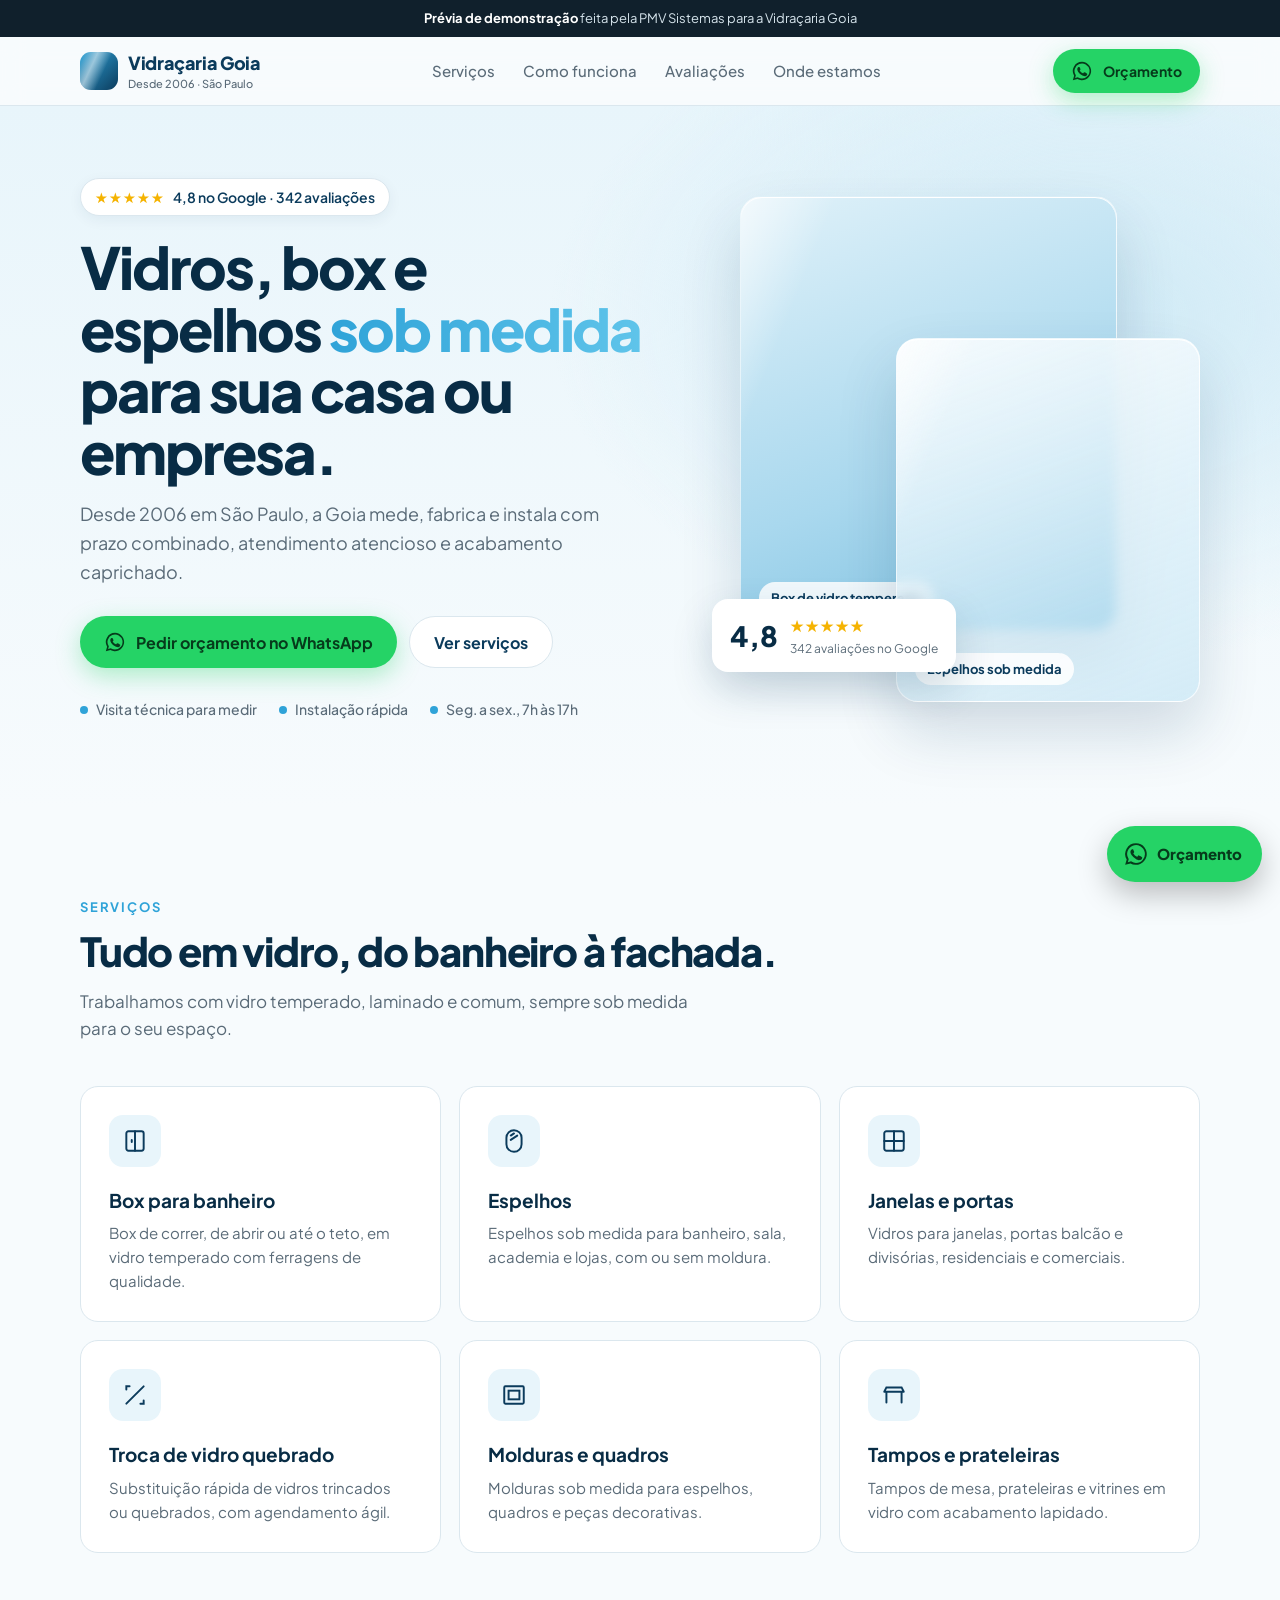
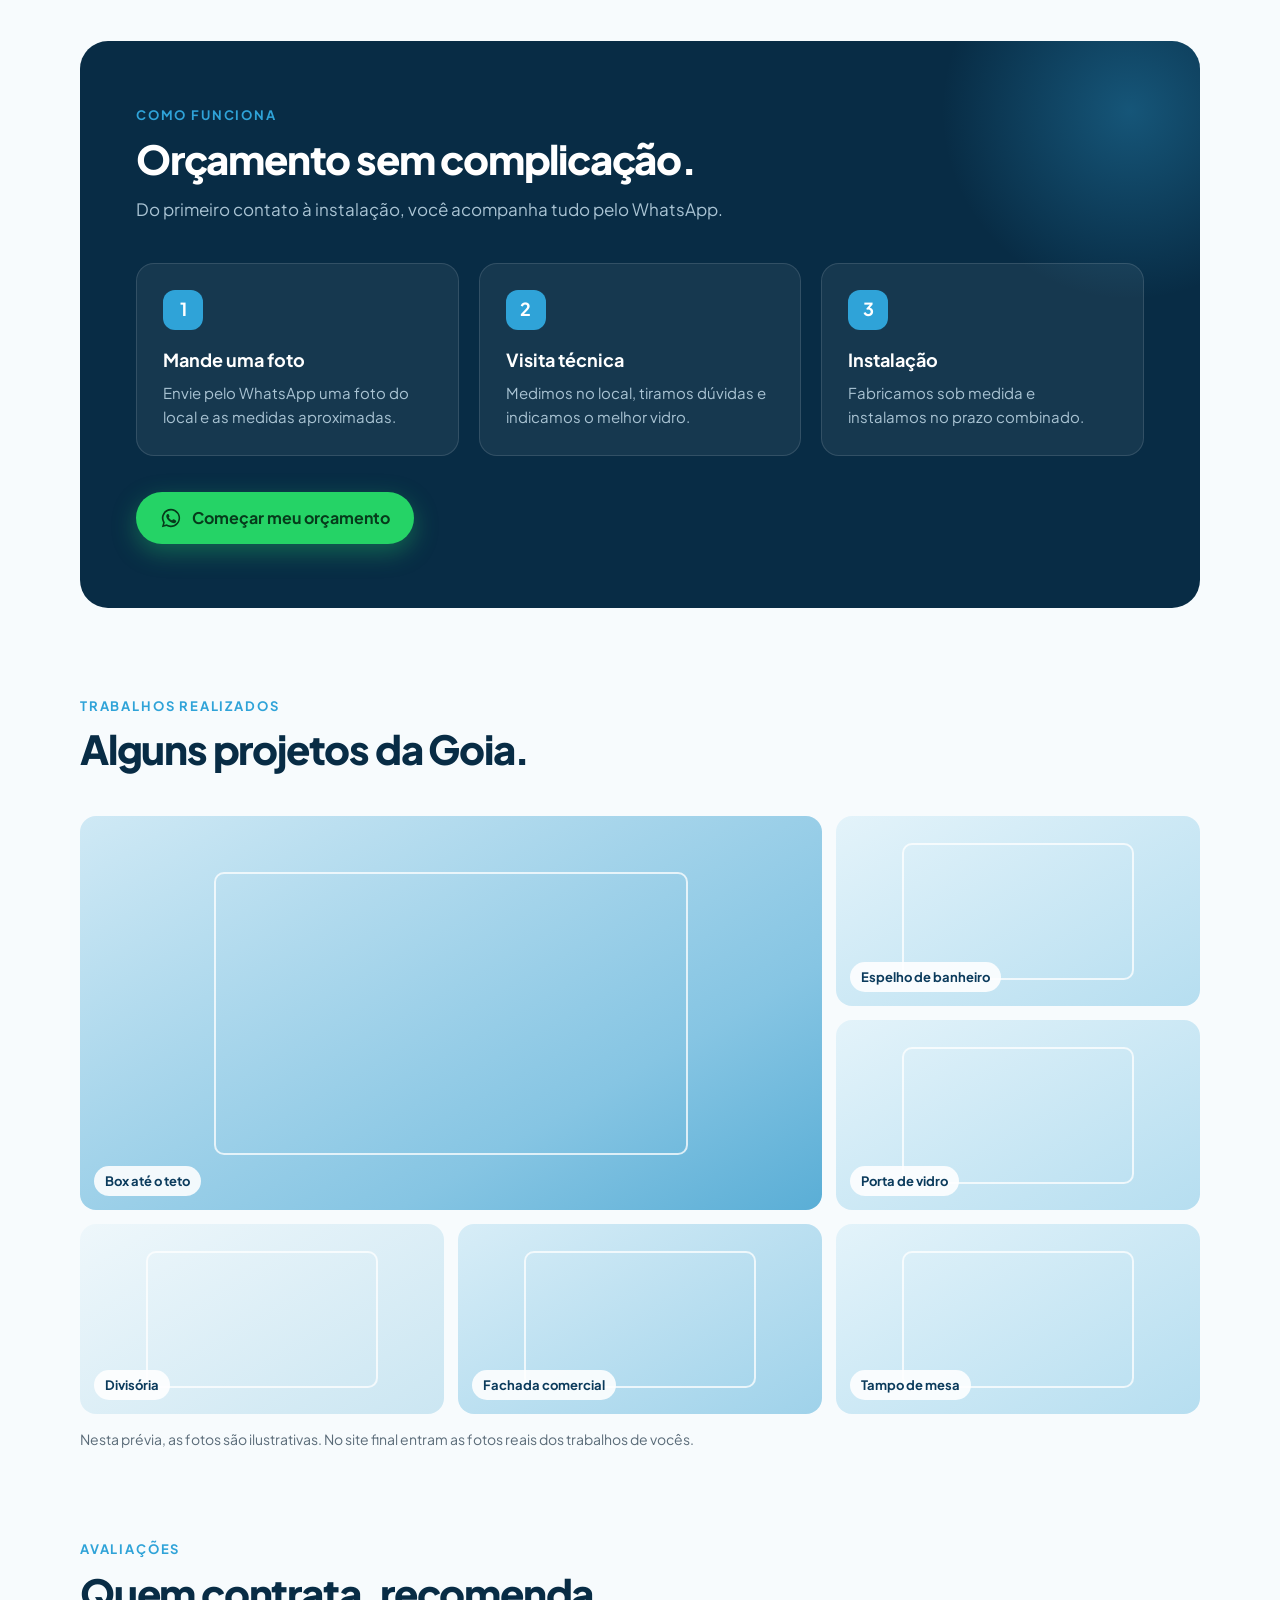
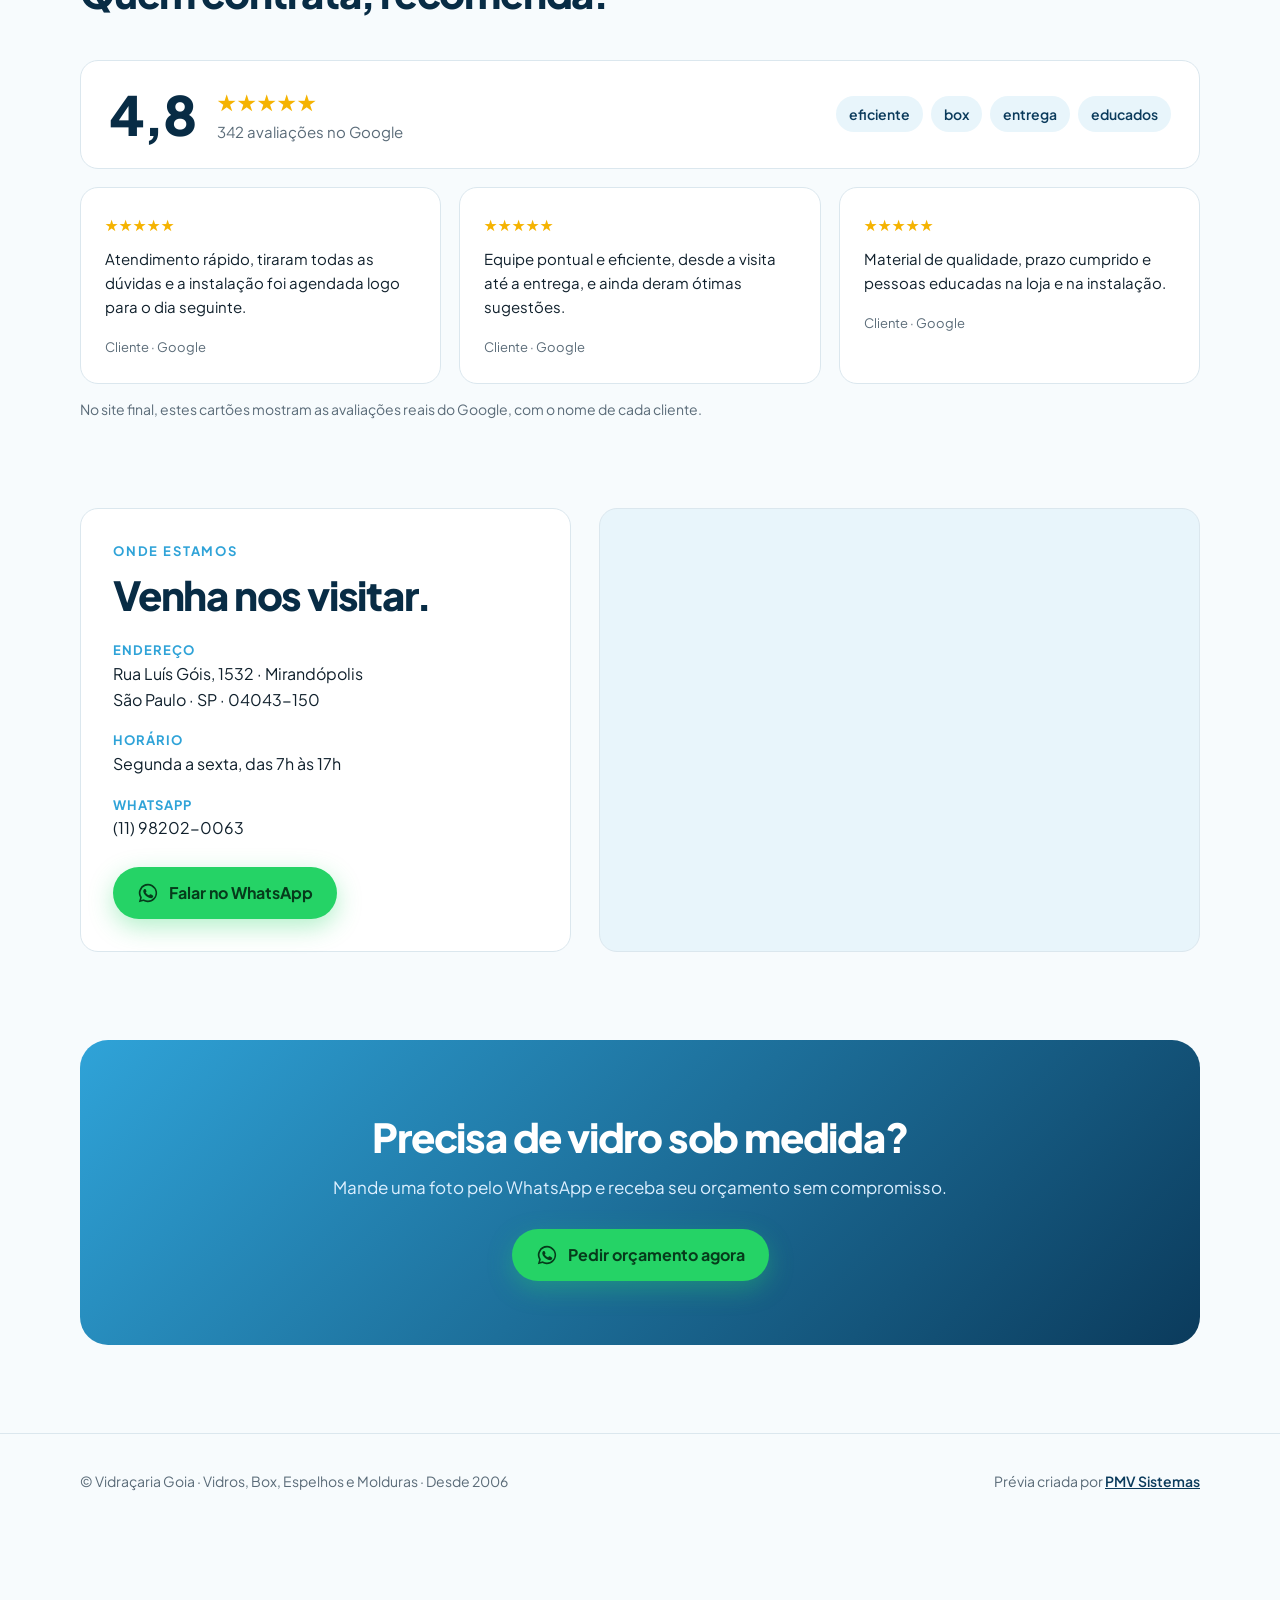
<file: previas/goia/index.html>
<!doctype html>
<html lang="pt-BR">
<head>
<meta charset="utf-8">
<meta name="viewport" content="width=device-width,initial-scale=1,viewport-fit=cover">
<meta name="robots" content="noindex,nofollow">
<title>Vidraçaria Goia | Vidros, Box e Espelhos em São Paulo</title>
<meta name="description" content="Vidros, box, espelhos e molduras sob medida em São Paulo desde 2006. Peça seu orçamento pelo WhatsApp.">
<meta name="theme-color" content="#0b3b5c">
<link rel="preconnect" href="https://fonts.googleapis.com">
<link rel="preconnect" href="https://fonts.gstatic.com" crossorigin>
<link href="https://fonts.googleapis.com/css2?family=Plus+Jakarta+Sans:wght@400;500;700;800&display=swap" rel="stylesheet">
<style>
:root{--navy:#0b3b5c;--navy-2:#082c45;--sky:#2fa3d8;--ice:#e8f5fb;--glass:#cfeaf6;--ink:#10202c;--muted:#5a6b78;--line:#dbe7ee;--bg:#f7fbfd;--white:#fff;--wa:#25d366;--star:#f5b301;--r:18px;--max:1120px}
*{box-sizing:border-box;margin:0;padding:0}
html{scroll-behavior:smooth}
body{font-family:'Plus Jakarta Sans',system-ui,-apple-system,sans-serif;color:var(--ink);background:var(--bg);line-height:1.6;-webkit-font-smoothing:antialiased}
img,svg{display:block}
a{color:inherit}
.container{width:min(var(--max),100% - 32px);margin-inline:auto}

/* Faixa de prévia */
.preview-bar{background:var(--ink);color:#d6e4ec;font-size:13px;text-align:center;padding:8px 16px}
.preview-bar b{color:#fff}

/* Header */
.header{position:sticky;top:0;z-index:50;background:rgba(247,251,253,.88);backdrop-filter:blur(12px);-webkit-backdrop-filter:blur(12px);border-bottom:1px solid var(--line)}
.header-in{display:flex;align-items:center;justify-content:space-between;height:68px}
.logo{display:flex;align-items:center;gap:10px;text-decoration:none}
.logo-mark{width:38px;height:38px;border-radius:11px;background:linear-gradient(135deg,var(--sky),var(--navy));position:relative;overflow:hidden}
.logo-mark::after{content:"";position:absolute;inset:-30% 40% -30% -10%;background:linear-gradient(90deg,transparent,rgba(255,255,255,.55),transparent);transform:rotate(25deg)}
.logo b{font-size:18px;font-weight:800;letter-spacing:-.02em;color:var(--navy)}
.logo small{display:block;font-size:11px;color:var(--muted);font-weight:500;margin-top:-3px}
.nav{display:flex;gap:28px;font-size:15px;font-weight:500}
.nav a{text-decoration:none;color:var(--muted)}
.nav a:hover{color:var(--navy)}
.btn{display:inline-flex;align-items:center;justify-content:center;gap:10px;min-height:52px;padding:0 24px;border-radius:999px;font-weight:700;font-size:16px;text-decoration:none;border:0;cursor:pointer;transition:transform .15s,box-shadow .2s}
.btn:active{transform:scale(.97)}
.btn-wa{background:var(--wa);color:#063b1b;box-shadow:0 8px 24px rgba(37,211,102,.35)}
.btn-wa:hover{box-shadow:0 12px 30px rgba(37,211,102,.45)}
.btn-ghost{background:var(--white);color:var(--navy);border:1.5px solid var(--line)}
.btn svg{width:22px;height:22px;flex:0 0 22px}
.header .btn{min-height:44px;padding:0 18px;font-size:14px}

/* Hero */
.hero{position:relative;overflow:hidden;padding:72px 0 88px;background:radial-gradient(ellipse 60% 70% at 85% 30%,var(--glass),transparent 70%),linear-gradient(180deg,var(--ice),var(--bg))}
.hero-in{display:grid;grid-template-columns:1.1fr .9fr;gap:56px;align-items:center}
.badge{display:inline-flex;align-items:center;gap:8px;background:var(--white);border:1px solid var(--line);border-radius:999px;padding:7px 14px;font-size:14px;font-weight:600;color:var(--navy);box-shadow:0 4px 14px rgba(11,59,92,.06)}
.stars{color:var(--star);letter-spacing:1px}
h1{font-size:clamp(34px,5.4vw,58px);line-height:1.06;letter-spacing:-.035em;font-weight:800;color:var(--navy-2);margin:20px 0 18px}
h1 em{font-style:normal;background:linear-gradient(90deg,var(--sky),#5fc4ea);-webkit-background-clip:text;background-clip:text;color:transparent}
.lead{font-size:18px;color:var(--muted);max-width:540px}
.hero-actions{display:flex;flex-wrap:wrap;gap:12px;margin-top:30px}
.hero-facts{display:flex;flex-wrap:wrap;gap:22px;margin-top:30px;font-size:14px;color:var(--muted);font-weight:500}
.hero-facts span{display:flex;align-items:center;gap:8px}
.hero-facts i{width:8px;height:8px;border-radius:50%;background:var(--sky)}

/* Visual de vidro */
.glass-scene{position:relative;aspect-ratio:4/4.4;max-width:460px;margin-left:auto;width:100%}
.pane{position:absolute;border-radius:22px;border:1px solid rgba(255,255,255,.7);background:linear-gradient(135deg,rgba(255,255,255,.75),rgba(207,234,246,.35));box-shadow:0 30px 60px rgba(11,59,92,.16),inset 0 1px 0 #fff;backdrop-filter:blur(6px);-webkit-backdrop-filter:blur(6px);overflow:hidden}
.pane::before{content:"";position:absolute;top:-40%;left:-60%;width:60%;height:180%;background:linear-gradient(90deg,transparent,rgba(255,255,255,.8),transparent);transform:rotate(22deg);animation:shine 6s ease-in-out infinite}
@keyframes shine{0%,60%{left:-60%}100%{left:130%}}
.pane-a{inset:0 18% 14% 0;background:linear-gradient(160deg,#dff1f9,#a9d8ee 60%,#7cc0e0)}
.pane-b{inset:28% 0 0 34%;background:linear-gradient(160deg,rgba(255,255,255,.85),rgba(190,226,243,.6))}
.pane-label{position:absolute;left:18px;bottom:16px;font-size:13px;font-weight:700;color:var(--navy);background:rgba(255,255,255,.85);padding:6px 12px;border-radius:999px}
.rating-card{position:absolute;left:-6%;bottom:6%;z-index:3;background:var(--white);border-radius:16px;padding:14px 18px;box-shadow:0 18px 40px rgba(11,59,92,.18);display:flex;align-items:center;gap:12px}
.rating-card strong{font-size:28px;font-weight:800;color:var(--navy-2);line-height:1}
.rating-card small{display:block;font-size:12px;color:var(--muted)}

/* Seções */
section{padding:88px 0}
.kicker{font-size:13px;font-weight:700;letter-spacing:.14em;text-transform:uppercase;color:var(--sky)}
h2{font-size:clamp(28px,3.6vw,40px);line-height:1.15;letter-spacing:-.03em;font-weight:800;color:var(--navy-2);margin:10px 0 14px}
.sub{color:var(--muted);font-size:17px;max-width:620px}
.head{margin-bottom:44px}

/* Serviços */
.services{display:grid;grid-template-columns:repeat(3,1fr);gap:18px}
.svc{background:var(--white);border:1px solid var(--line);border-radius:var(--r);padding:28px;transition:transform .2s,box-shadow .2s}
.svc:hover{transform:translateY(-4px);box-shadow:0 18px 40px rgba(11,59,92,.08)}
.svc-ic{width:52px;height:52px;border-radius:14px;background:var(--ice);display:grid;place-items:center;margin-bottom:18px;color:var(--navy)}
.svc-ic svg{width:26px;height:26px}
.svc h3{font-size:19px;font-weight:700;margin-bottom:6px;color:var(--navy-2)}
.svc p{font-size:15px;color:var(--muted)}

/* Como funciona */
.how{background:var(--navy-2);color:#d8e7f0;border-radius:28px;padding:64px 56px;position:relative;overflow:hidden}
.how::after{content:"";position:absolute;right:-120px;top:-120px;width:380px;height:380px;border-radius:50%;background:radial-gradient(circle,rgba(47,163,216,.35),transparent 70%)}
.how h2{color:#fff}
.how .sub{color:#a9c3d3}
.steps{display:grid;grid-template-columns:repeat(3,1fr);gap:20px;margin-top:40px;position:relative;z-index:1}
.step{background:rgba(255,255,255,.06);border:1px solid rgba(255,255,255,.12);border-radius:18px;padding:26px}
.step b{display:inline-grid;place-items:center;width:40px;height:40px;border-radius:12px;background:var(--sky);color:#fff;font-size:18px;margin-bottom:16px}
.step h3{color:#fff;font-size:18px;margin-bottom:6px}
.step p{font-size:15px;color:#a9c3d3}
.how .btn{margin-top:36px;position:relative;z-index:1}

/* Galeria */
.gallery{display:grid;grid-template-columns:repeat(3,1fr);grid-auto-rows:190px;gap:14px}
.ph{border-radius:16px;position:relative;overflow:hidden;background:linear-gradient(150deg,#e3f3fa,#b6def0);display:flex;align-items:flex-end;padding:14px}
.ph:nth-child(1){grid-column:span 2;grid-row:span 2;background:linear-gradient(150deg,#cfe9f5,#86c5e3 70%,#5aaed6)}
.ph:nth-child(4){background:linear-gradient(150deg,#eef7fb,#cbe6f2)}
.ph:nth-child(5){background:linear-gradient(150deg,#d7edf7,#9fd2ea)}
.ph::before{content:"";position:absolute;inset:14% 18%;border:2px solid rgba(255,255,255,.75);border-radius:10px}
.ph span{position:relative;font-size:13px;font-weight:700;color:var(--navy);background:rgba(255,255,255,.88);padding:5px 11px;border-radius:999px}
.gallery-note{margin-top:14px;font-size:14px;color:var(--muted)}

/* Avaliações */
.reviews-top{display:flex;align-items:center;gap:22px;flex-wrap:wrap;background:var(--white);border:1px solid var(--line);border-radius:var(--r);padding:24px 28px;margin-bottom:18px}
.big-rate{font-size:54px;font-weight:800;color:var(--navy-2);line-height:1;letter-spacing:-.03em}
.reviews-top .stars{font-size:22px}
.reviews-top p{color:var(--muted);font-size:15px}
.tags{display:flex;flex-wrap:wrap;gap:8px;margin-left:auto}
.tags span{background:var(--ice);color:var(--navy);font-size:14px;font-weight:600;padding:7px 13px;border-radius:999px}
.reviews{display:grid;grid-template-columns:repeat(3,1fr);gap:18px}
.rev{background:var(--white);border:1px solid var(--line);border-radius:var(--r);padding:24px}
.rev .stars{font-size:15px}
.rev p{margin:10px 0 14px;font-size:15px}
.rev small{color:var(--muted);font-size:13px}

/* Local */
.local{display:grid;grid-template-columns:.9fr 1.1fr;gap:28px;align-items:stretch}
.info{background:var(--white);border:1px solid var(--line);border-radius:var(--r);padding:32px}
.info dl{display:grid;gap:18px;margin:22px 0 26px}
.info dt{font-size:13px;font-weight:700;letter-spacing:.08em;text-transform:uppercase;color:var(--sky)}
.info dd{font-size:16px}
.map{border-radius:var(--r);overflow:hidden;border:1px solid var(--line);min-height:340px;background:var(--ice)}
.map iframe{width:100%;height:100%;min-height:340px;border:0}

/* CTA final */
.final{text-align:center;background:linear-gradient(135deg,var(--sky),var(--navy));color:#fff;border-radius:28px;padding:64px 28px}
.final h2{color:#fff}
.final p{color:#dcefff;font-size:17px;margin-bottom:28px}

footer{padding:36px 0 110px;color:var(--muted);font-size:14px;border-top:1px solid var(--line);margin-top:88px}
.foot{display:flex;justify-content:space-between;gap:16px;flex-wrap:wrap}
footer a{color:var(--navy);font-weight:600}

/* WhatsApp flutuante */
.wa-float{position:fixed;right:18px;bottom:calc(18px + env(safe-area-inset-bottom));z-index:60;display:flex;align-items:center;gap:8px;height:56px;padding:0 20px 0 16px;border-radius:999px;background:var(--wa);color:#063b1b;font-weight:800;font-size:15px;text-decoration:none;box-shadow:0 12px 30px rgba(0,0,0,.25)}
.wa-float svg{width:26px;height:26px}

/* Animação de entrada */
.reveal{opacity:0;transform:translateY(22px);transition:opacity .7s ease,transform .7s ease}
.reveal.in{opacity:1;transform:none}
@media(prefers-reduced-motion:reduce){.reveal{opacity:1;transform:none;transition:none}.pane::before{animation:none}html{scroll-behavior:auto}}

/* Responsivo */
@media(max-width:900px){
  .nav{display:none}
  .hero{padding:44px 0 64px}
  .hero-in{grid-template-columns:1fr;gap:40px}
  .glass-scene{margin:0 auto;max-width:380px}
  .services,.steps,.reviews{grid-template-columns:1fr 1fr}
  .local{grid-template-columns:1fr}
  .how{padding:48px 28px}
}
@media(max-width:600px){
  section{padding:64px 0}
  .header .btn span{display:none}
  .header .btn{padding:0 14px}
  .lead{font-size:17px}
  .hero-actions .btn{width:100%}
  .services,.steps,.reviews{grid-template-columns:1fr}
  .gallery{grid-template-columns:1fr 1fr;grid-auto-rows:140px}
  .ph:nth-child(1){grid-column:span 2;grid-row:span 1}
  .ph:nth-child(5){grid-column:span 1}
  .ph:nth-child(6){grid-column:span 2}
  .tags{margin-left:0}
  .rating-card{left:0}
  .how,.final{border-radius:22px}
  .wa-float span{display:none}
  .wa-float{width:58px;height:58px;padding:0;justify-content:center}
}
</style>
</head>
<body>

<div class="preview-bar"><b>Prévia de demonstração</b> feita pela PMV Sistemas para a Vidraçaria Goia</div>

<header class="header">
  <div class="container header-in">
    <a class="logo" href="#topo" aria-label="Vidraçaria Goia, início">
      <span class="logo-mark" aria-hidden="true"></span>
      <span><b>Vidraçaria Goia</b><small>Desde 2006 · São Paulo</small></span>
    </a>
    <nav class="nav" aria-label="Seções">
      <a href="#servicos">Serviços</a>
      <a href="#como-funciona">Como funciona</a>
      <a href="#avaliacoes">Avaliações</a>
      <a href="#onde">Onde estamos</a>
    </nav>
    <a class="btn btn-wa" data-wa href="#"><svg viewBox="0 0 24 24" fill="currentColor" aria-hidden="true"><use href="#wa-ic"/></svg><span>Orçamento</span></a>
  </div>
</header>

<main id="topo">
  <section class="hero">
    <div class="container hero-in">
      <div>
        <span class="badge"><span class="stars" aria-hidden="true">★★★★★</span> 4,8 no Google · 342 avaliações</span>
        <h1>Vidros, box e espelhos <em>sob medida</em> para sua casa ou empresa.</h1>
        <p class="lead">Desde 2006 em São Paulo, a Goia mede, fabrica e instala com prazo combinado, atendimento atencioso e acabamento caprichado.</p>
        <div class="hero-actions">
          <a class="btn btn-wa" data-wa href="#"><svg viewBox="0 0 24 24" fill="currentColor" aria-hidden="true"><use href="#wa-ic"/></svg>Pedir orçamento no WhatsApp</a>
          <a class="btn btn-ghost" href="#servicos">Ver serviços</a>
        </div>
        <div class="hero-facts">
          <span><i></i>Visita técnica para medir</span>
          <span><i></i>Instalação rápida</span>
          <span><i></i>Seg. a sex., 7h às 17h</span>
        </div>
      </div>
      <div class="glass-scene" aria-hidden="true">
        <div class="pane pane-a"><span class="pane-label">Box de vidro temperado</span></div>
        <div class="pane pane-b"><span class="pane-label">Espelhos sob medida</span></div>
        <div class="rating-card"><strong>4,8</strong><div><span class="stars">★★★★★</span><small>342 avaliações no Google</small></div></div>
      </div>
    </div>
  </section>

  <section id="servicos">
    <div class="container">
      <div class="head reveal">
        <p class="kicker">Serviços</p>
        <h2>Tudo em vidro, do banheiro à fachada.</h2>
        <p class="sub">Trabalhamos com vidro temperado, laminado e comum, sempre sob medida para o seu espaço.</p>
      </div>
      <div class="services">
        <article class="svc reveal"><div class="svc-ic"><svg viewBox="0 0 24 24" fill="none" stroke="currentColor" stroke-width="1.8" stroke-linecap="round"><rect x="4" y="3" width="16" height="18" rx="2"/><path d="M12 3v18M9 11v2"/></svg></div><h3>Box para banheiro</h3><p>Box de correr, de abrir ou até o teto, em vidro temperado com ferragens de qualidade.</p></article>
        <article class="svc reveal"><div class="svc-ic"><svg viewBox="0 0 24 24" fill="none" stroke="currentColor" stroke-width="1.8" stroke-linecap="round"><rect x="5" y="2" width="14" height="20" rx="7"/><path d="M9 7l3-2M9 11l6-4"/></svg></div><h3>Espelhos</h3><p>Espelhos sob medida para banheiro, sala, academia e lojas, com ou sem moldura.</p></article>
        <article class="svc reveal"><div class="svc-ic"><svg viewBox="0 0 24 24" fill="none" stroke="currentColor" stroke-width="1.8" stroke-linecap="round"><rect x="3" y="3" width="18" height="18" rx="2"/><path d="M3 12h18M12 3v18"/></svg></div><h3>Janelas e portas</h3><p>Vidros para janelas, portas balcão e divisórias, residenciais e comerciais.</p></article>
        <article class="svc reveal"><div class="svc-ic"><svg viewBox="0 0 24 24" fill="none" stroke="currentColor" stroke-width="1.8" stroke-linecap="round"><path d="M4 20 20 4M7 4h-3v3M17 20h3v-3"/></svg></div><h3>Troca de vidro quebrado</h3><p>Substituição rápida de vidros trincados ou quebrados, com agendamento ágil.</p></article>
        <article class="svc reveal"><div class="svc-ic"><svg viewBox="0 0 24 24" fill="none" stroke="currentColor" stroke-width="1.8" stroke-linecap="round"><rect x="3" y="4" width="18" height="16" rx="1"/><rect x="7" y="8" width="10" height="8"/></svg></div><h3>Molduras e quadros</h3><p>Molduras sob medida para espelhos, quadros e peças decorativas.</p></article>
        <article class="svc reveal"><div class="svc-ic"><svg viewBox="0 0 24 24" fill="none" stroke="currentColor" stroke-width="1.8" stroke-linecap="round"><path d="M3 9h18M5 9v10M19 9v10M3 9l2-4h14l2 4"/></svg></div><h3>Tampos e prateleiras</h3><p>Tampos de mesa, prateleiras e vitrines em vidro com acabamento lapidado.</p></article>
      </div>
    </div>
  </section>

  <section id="como-funciona" style="padding-top:0">
    <div class="container">
      <div class="how reveal">
        <p class="kicker">Como funciona</p>
        <h2>Orçamento sem complicação.</h2>
        <p class="sub">Do primeiro contato à instalação, você acompanha tudo pelo WhatsApp.</p>
        <div class="steps">
          <div class="step"><b>1</b><h3>Mande uma foto</h3><p>Envie pelo WhatsApp uma foto do local e as medidas aproximadas.</p></div>
          <div class="step"><b>2</b><h3>Visita técnica</h3><p>Medimos no local, tiramos dúvidas e indicamos o melhor vidro.</p></div>
          <div class="step"><b>3</b><h3>Instalação</h3><p>Fabricamos sob medida e instalamos no prazo combinado.</p></div>
        </div>
        <a class="btn btn-wa" data-wa href="#"><svg viewBox="0 0 24 24" fill="currentColor" aria-hidden="true"><use href="#wa-ic"/></svg>Começar meu orçamento</a>
      </div>
    </div>
  </section>

  <section id="trabalhos" style="padding-top:0">
    <div class="container">
      <div class="head reveal">
        <p class="kicker">Trabalhos realizados</p>
        <h2>Alguns projetos da Goia.</h2>
      </div>
      <div class="gallery reveal" aria-label="Galeria de trabalhos">
        <div class="ph"><span>Box até o teto</span></div>
        <div class="ph"><span>Espelho de banheiro</span></div>
        <div class="ph"><span>Porta de vidro</span></div>
        <div class="ph"><span>Divisória</span></div>
        <div class="ph"><span>Fachada comercial</span></div>
        <div class="ph"><span>Tampo de mesa</span></div>
      </div>
      <p class="gallery-note">Nesta prévia, as fotos são ilustrativas. No site final entram as fotos reais dos trabalhos de vocês.</p>
    </div>
  </section>

  <section id="avaliacoes" style="padding-top:0">
    <div class="container">
      <div class="head reveal">
        <p class="kicker">Avaliações</p>
        <h2>Quem contrata, recomenda.</h2>
      </div>
      <div class="reviews-top reveal">
        <span class="big-rate">4,8</span>
        <div><span class="stars" aria-label="5 estrelas">★★★★★</span><p>342 avaliações no Google</p></div>
        <div class="tags"><span>eficiente</span><span>box</span><span>entrega</span><span>educados</span></div>
      </div>
      <div class="reviews">
        <div class="rev reveal"><span class="stars">★★★★★</span><p>Atendimento rápido, tiraram todas as dúvidas e a instalação foi agendada logo para o dia seguinte.</p><small>Cliente · Google</small></div>
        <div class="rev reveal"><span class="stars">★★★★★</span><p>Equipe pontual e eficiente, desde a visita até a entrega, e ainda deram ótimas sugestões.</p><small>Cliente · Google</small></div>
        <div class="rev reveal"><span class="stars">★★★★★</span><p>Material de qualidade, prazo cumprido e pessoas educadas na loja e na instalação.</p><small>Cliente · Google</small></div>
      </div>
      <p class="gallery-note">No site final, estes cartões mostram as avaliações reais do Google, com o nome de cada cliente.</p>
    </div>
  </section>

  <section id="onde" style="padding-top:0">
    <div class="container local">
      <div class="info reveal">
        <p class="kicker">Onde estamos</p>
        <h2>Venha nos visitar.</h2>
        <dl>
          <div><dt>Endereço</dt><dd>Rua Luís Góis, 1532 · Mirandópolis<br>São Paulo · SP · 04043-150</dd></div>
          <div><dt>Horário</dt><dd>Segunda a sexta, das 7h às 17h</dd></div>
          <div><dt>WhatsApp</dt><dd>(11) 98202-0063</dd></div>
        </dl>
        <a class="btn btn-wa" data-wa href="#"><svg viewBox="0 0 24 24" fill="currentColor" aria-hidden="true"><use href="#wa-ic"/></svg>Falar no WhatsApp</a>
      </div>
      <div class="map reveal">
        <iframe title="Mapa da Vidraçaria Goia" loading="lazy" referrerpolicy="no-referrer-when-downgrade" src="https://maps.google.com/maps?q=Vidra%C3%A7aria%20Goia%2C%20Rua%20Lu%C3%ADs%20G%C3%B3is%201532%2C%20S%C3%A3o%20Paulo&z=16&output=embed"></iframe>
      </div>
    </div>
  </section>

  <section style="padding-top:0;padding-bottom:0">
    <div class="container">
      <div class="final reveal">
        <h2>Precisa de vidro sob medida?</h2>
        <p>Mande uma foto pelo WhatsApp e receba seu orçamento sem compromisso.</p>
        <a class="btn btn-wa" data-wa href="#"><svg viewBox="0 0 24 24" fill="currentColor" aria-hidden="true"><use href="#wa-ic"/></svg>Pedir orçamento agora</a>
      </div>
    </div>
  </section>
</main>

<footer>
  <div class="container foot">
    <span>© Vidraçaria Goia · Vidros, Box, Espelhos e Molduras · Desde 2006</span>
    <span>Prévia criada por <a href="https://eduardodefreitas.github.io/PMV-SITE3/" target="_blank" rel="noopener">PMV Sistemas</a></span>
  </div>
</footer>

<a class="wa-float" data-wa href="#" aria-label="Pedir orçamento no WhatsApp"><svg viewBox="0 0 24 24" fill="currentColor" aria-hidden="true"><use href="#wa-ic"/></svg><span>Orçamento</span></a>

<svg width="0" height="0" style="position:absolute" aria-hidden="true">
  <symbol id="wa-ic" viewBox="0 0 24 24"><path d="M12 2a10 10 0 0 0-8.6 15.1L2 22l5-1.3A10 10 0 1 0 12 2Zm0 18.2a8.2 8.2 0 0 1-4.2-1.2l-.3-.2-3 .8.8-2.9-.2-.3A8.2 8.2 0 1 1 12 20.2Zm4.5-6.1c-.2-.1-1.5-.7-1.7-.8s-.4-.1-.6.1-.7.8-.8 1-.3.2-.5.1a6.7 6.7 0 0 1-3.3-2.9c-.2-.4.2-.4.7-1.3.1-.2 0-.3 0-.4l-.8-1.8c-.2-.5-.4-.4-.6-.4h-.5a1 1 0 0 0-.7.3 3 3 0 0 0-.9 2.2 5.2 5.2 0 0 0 1.1 2.8 11.9 11.9 0 0 0 4.6 4c1.7.7 2.3.8 3.2.6a2.7 2.7 0 0 0 1.8-1.3 2.2 2.2 0 0 0 .2-1.3c-.1-.1-.3-.2-.5-.3Z"/></symbol>
</svg>

<script>
(function(){
  var url="https://wa.me/5511982020063?text="+encodeURIComponent("Olá! Vim pelo site da Goia e gostaria de um orçamento.");
  document.querySelectorAll("[data-wa]").forEach(function(a){a.href=url;a.target="_blank";a.rel="noopener noreferrer"});
  var els=document.querySelectorAll(".reveal");
  if(!("IntersectionObserver" in window)){els.forEach(function(e){e.classList.add("in")});return}
  var io=new IntersectionObserver(function(es){es.forEach(function(e){if(e.isIntersecting){e.target.classList.add("in");io.unobserve(e.target)}})},{threshold:.12});
  els.forEach(function(e){io.observe(e)});
})();
</script>
</body>
</html>
</file>
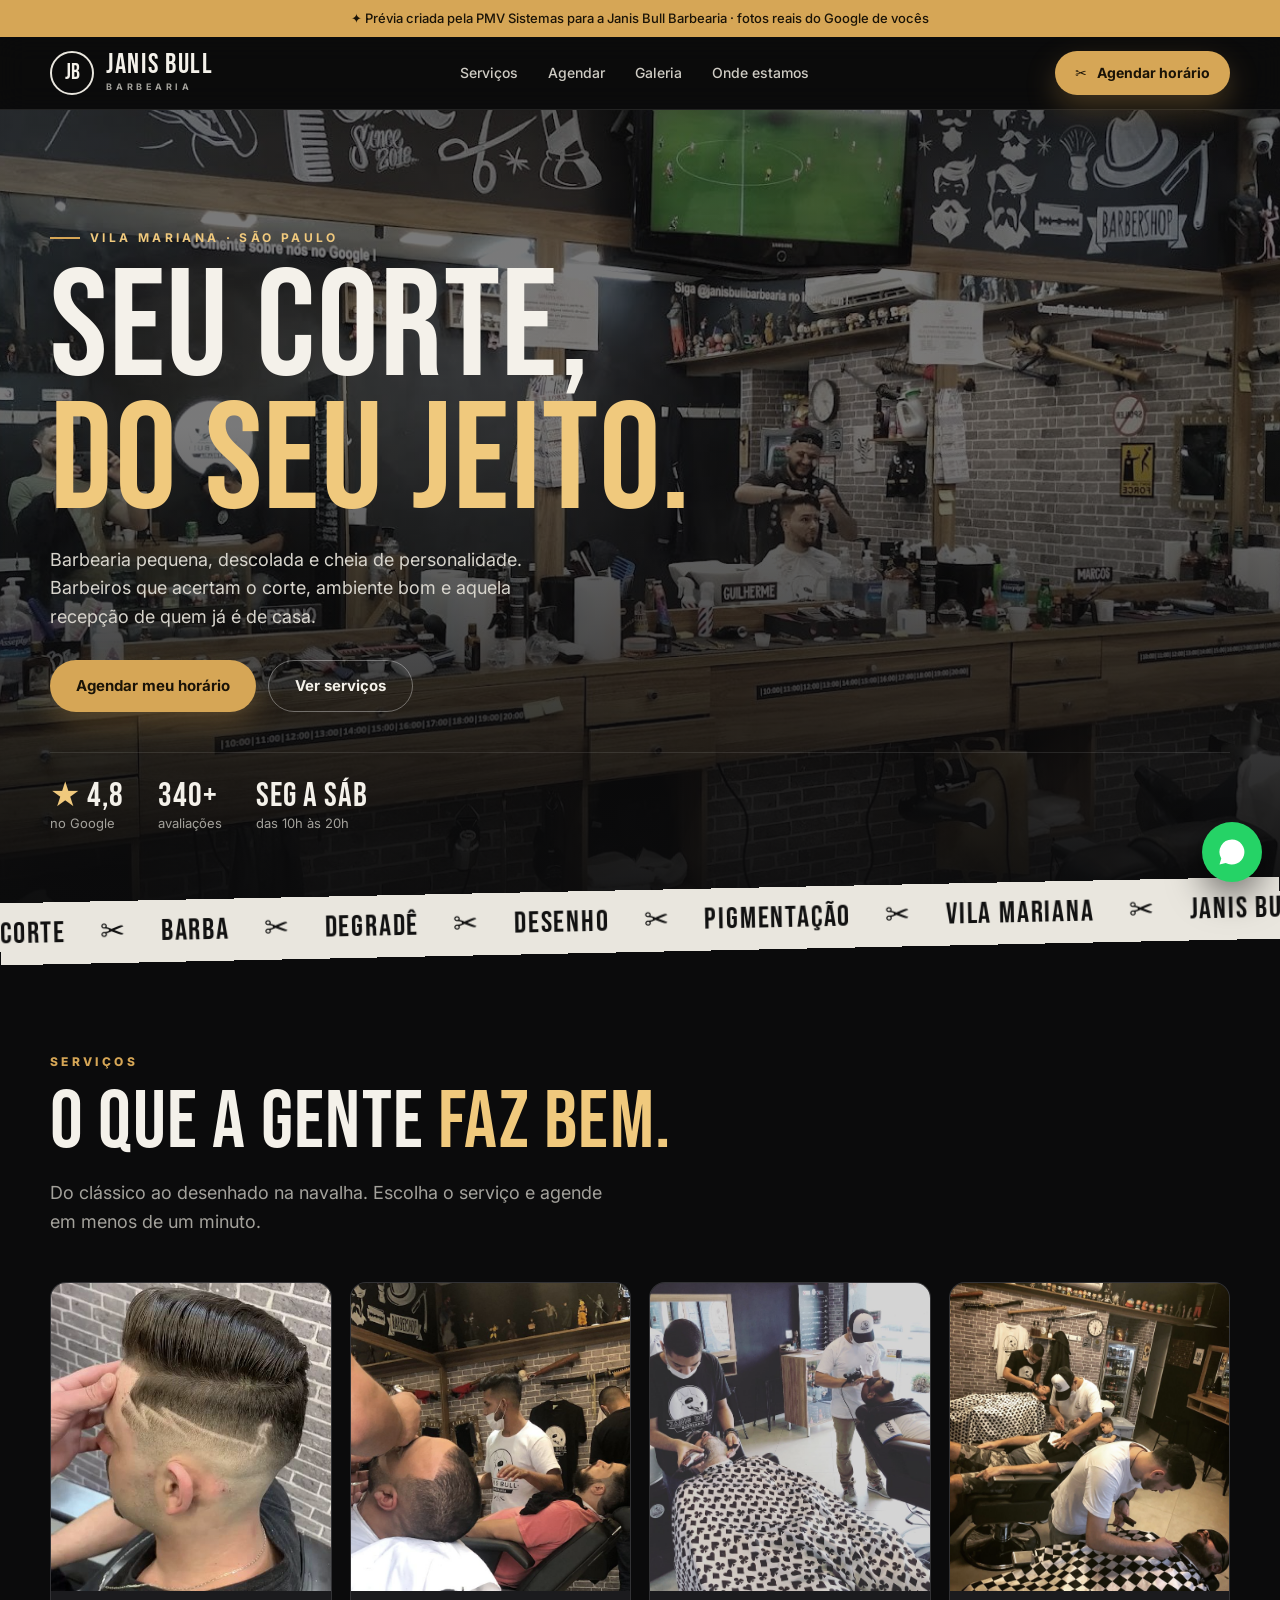
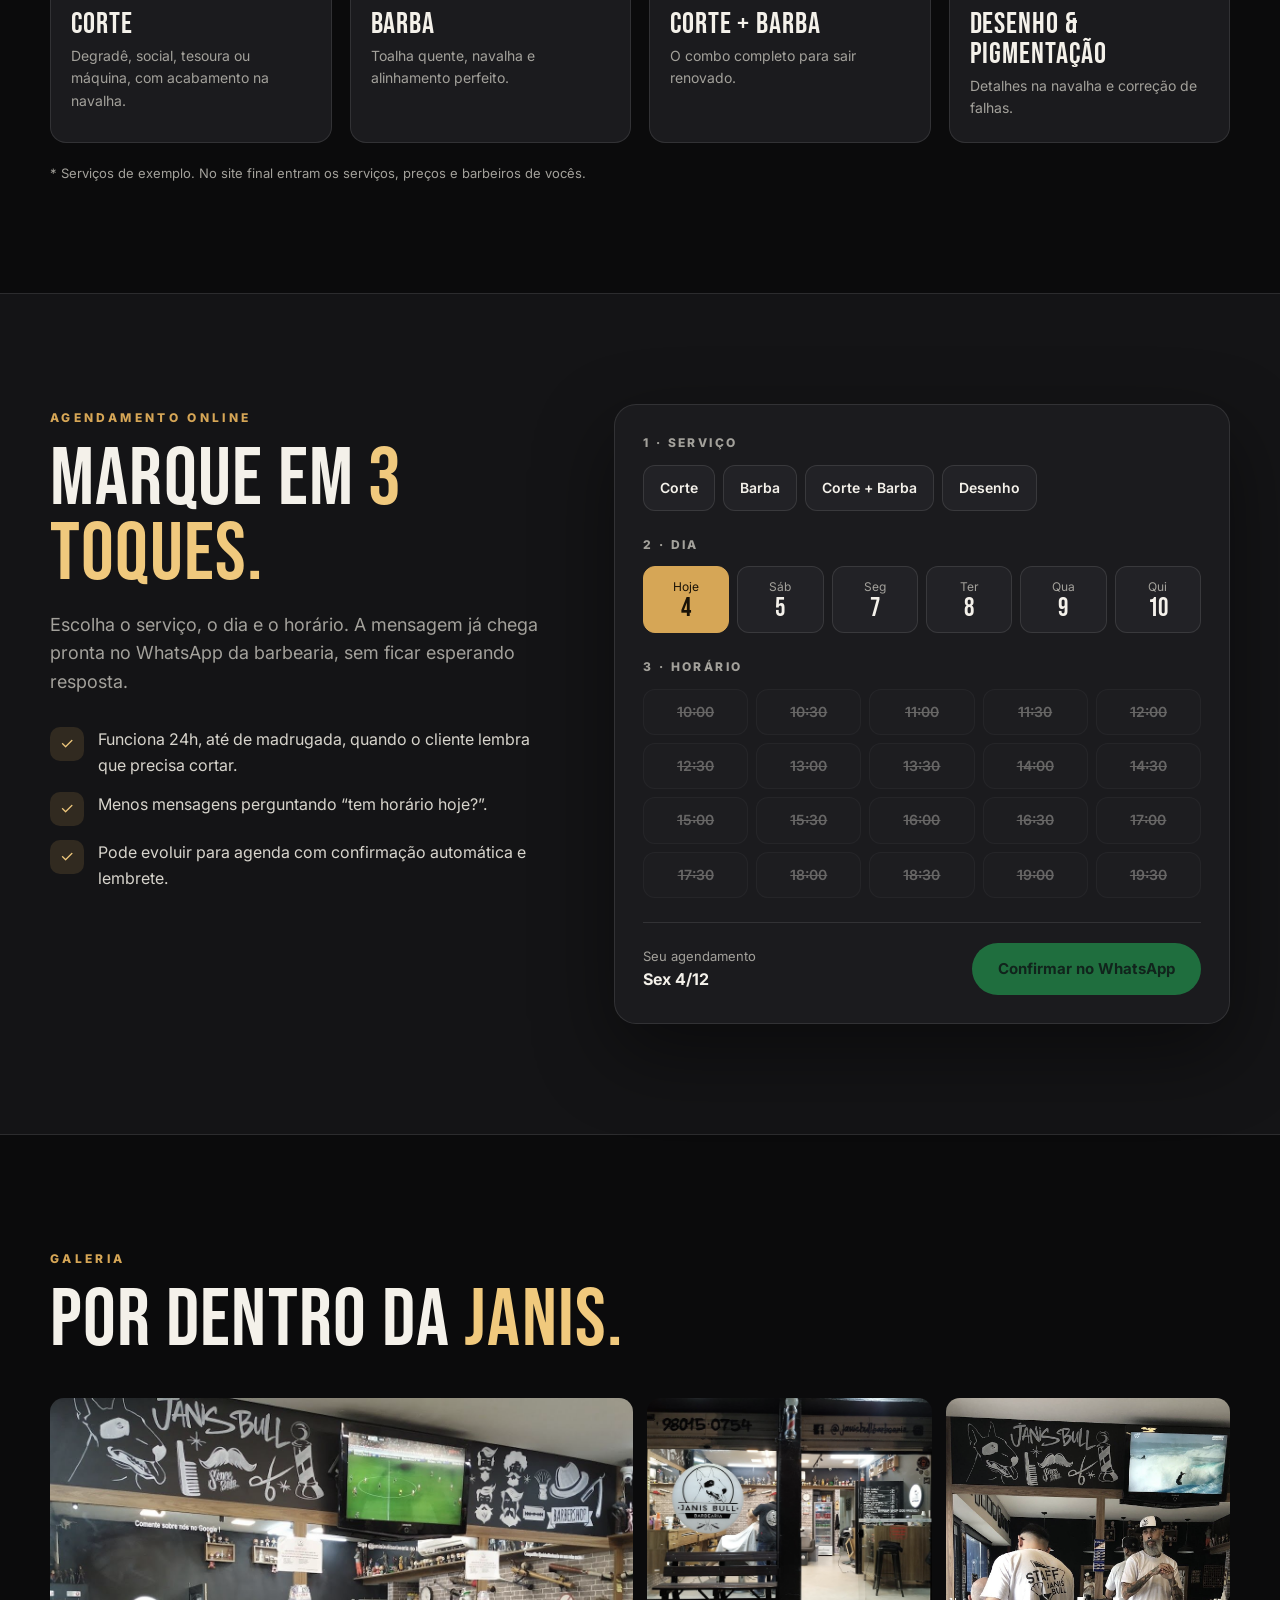
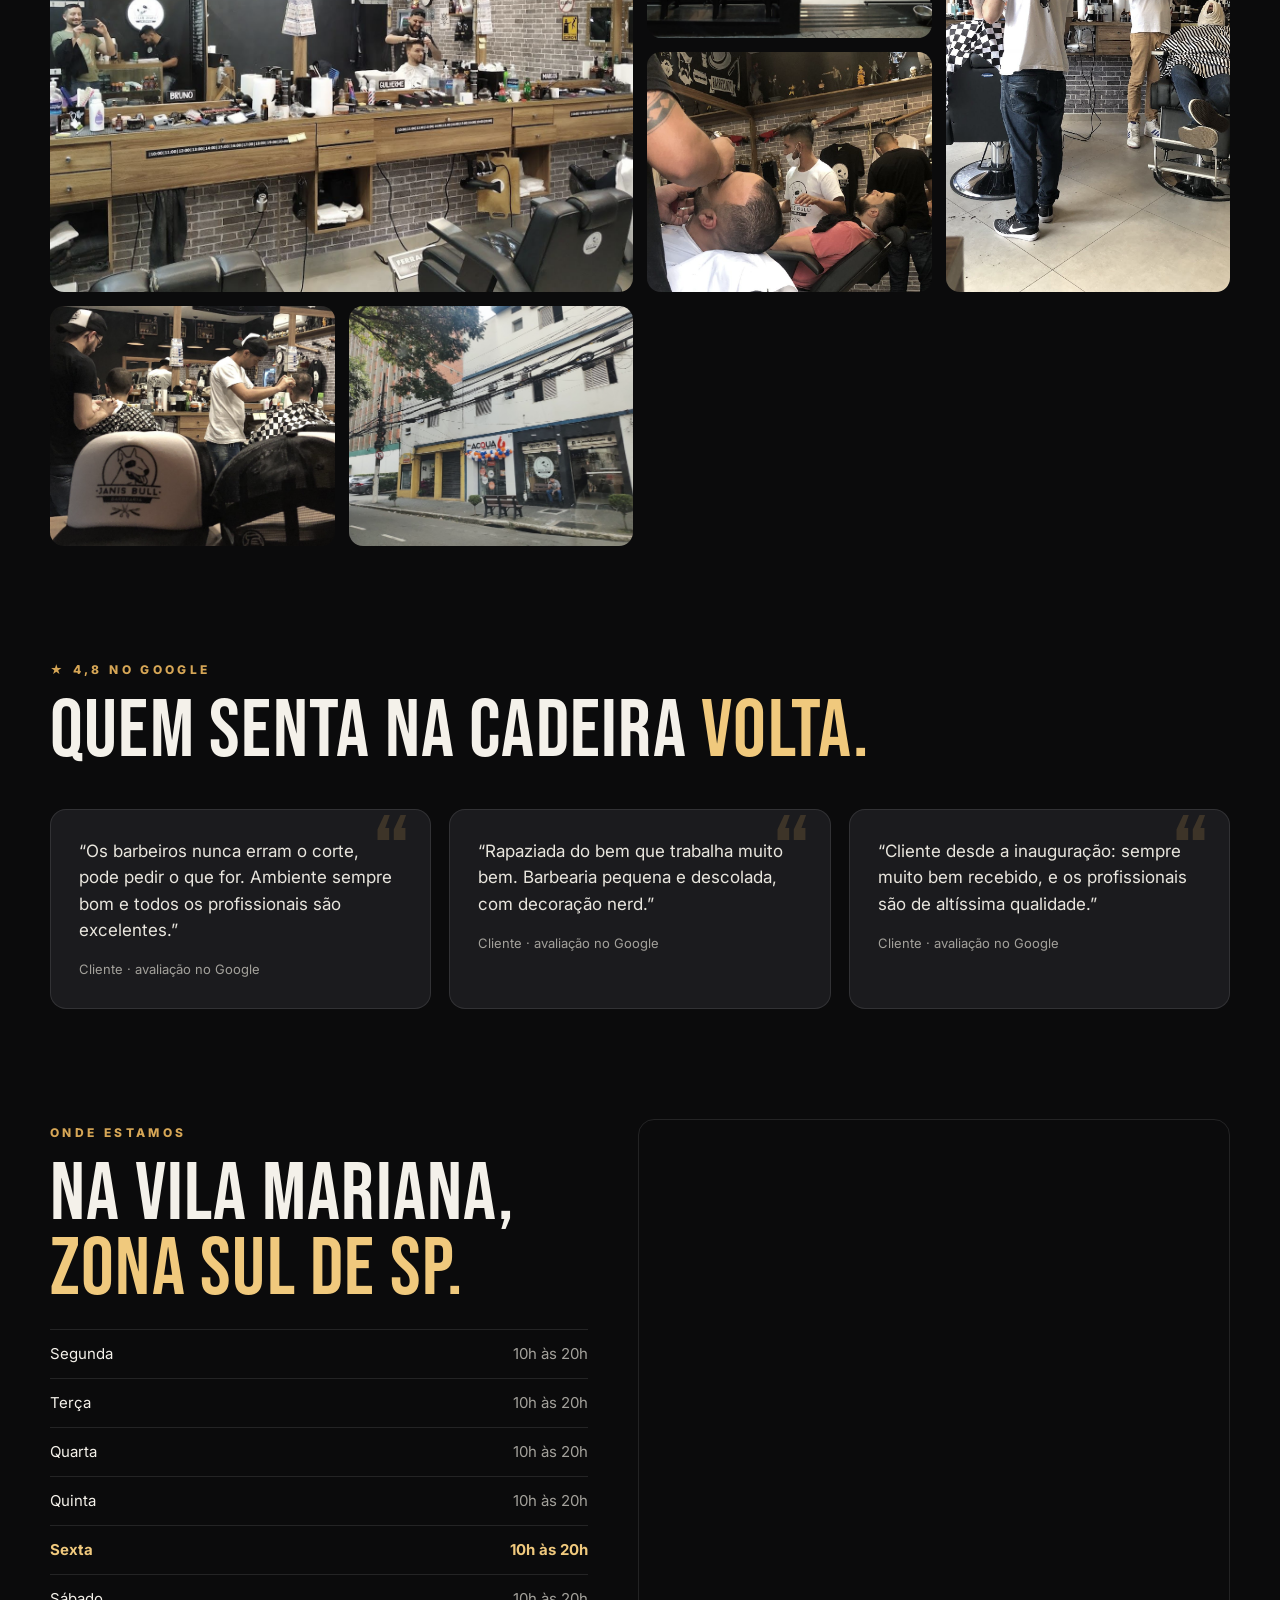
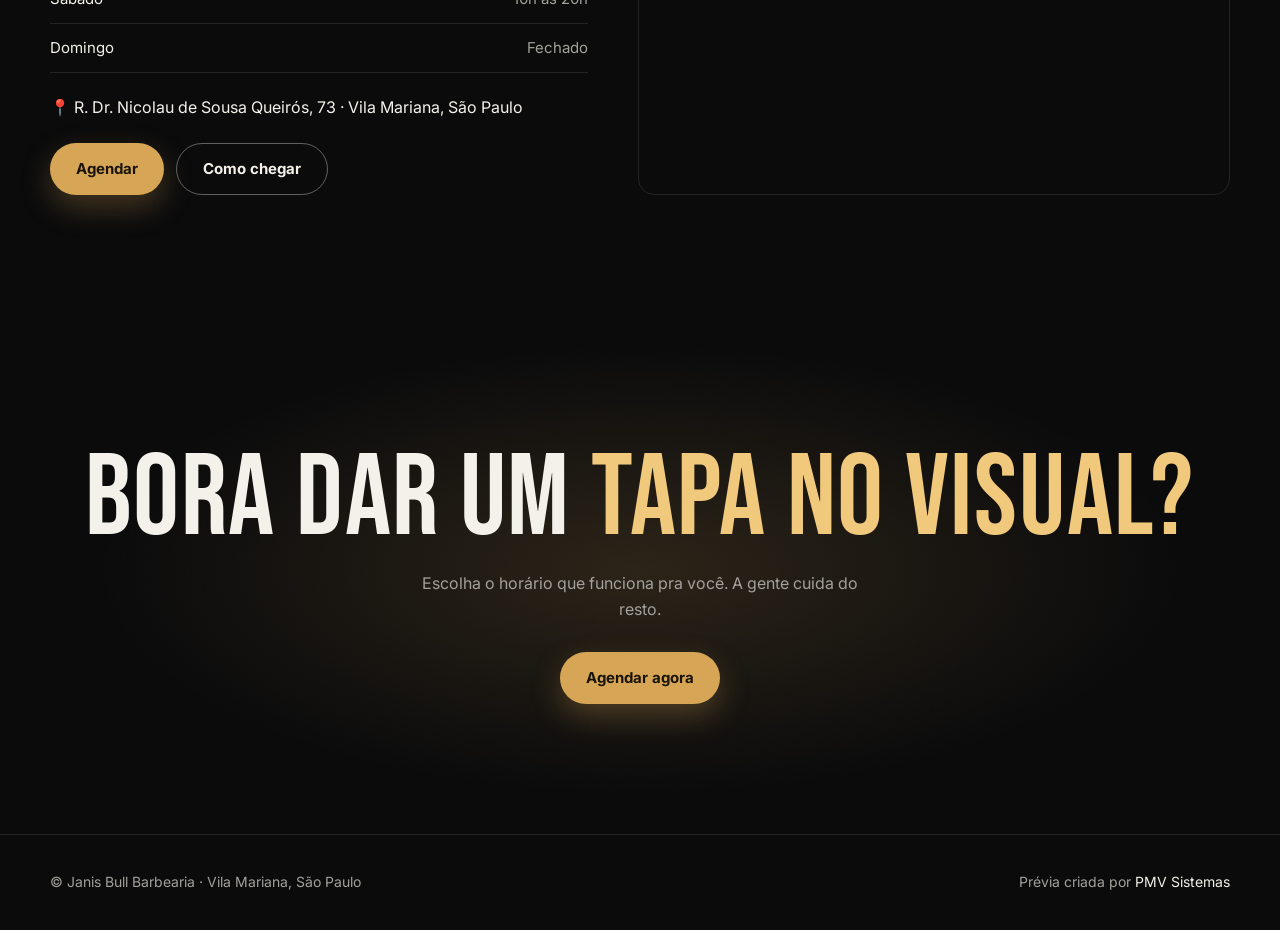
<file: previas/janis-bull/index.html>
<!doctype html>
<html lang="pt-BR">
<head>
<meta charset="utf-8">
<meta name="viewport" content="width=device-width,initial-scale=1,viewport-fit=cover">
<meta name="robots" content="noindex,nofollow">
<title>Janis Bull Barbearia · Vila Mariana</title>
<meta name="description" content="Barbearia na Vila Mariana, São Paulo. Corte, barba e atendimento de primeira. Nota 4,8 no Google.">
<meta property="og:title" content="Janis Bull Barbearia · Vila Mariana">
<meta property="og:description" content="Prévia de site criada pela PMV Sistemas para a Janis Bull Barbearia.">
<meta property="og:image" content="https://eduardodefreitas.github.io/PMV-SITE3/previas/janis-bull/img/hero.jpg">
<link rel="preconnect" href="https://fonts.googleapis.com"><link rel="preconnect" href="https://fonts.gstatic.com" crossorigin>
<link href="https://fonts.googleapis.com/css2?family=Bebas+Neue&family=Inter:wght@400;500;600;700;800&display=swap" rel="stylesheet">
<style>
:root{--bg:#0b0b0c;--bg2:#141416;--card:#1b1b1e;--ink:#f4f1ea;--muted:#a3a19b;--line:rgba(255,255,255,.1);--gold:#d6a656;--gold2:#f0c97d;--chalk:#e9e6de;--r:16px}
*{box-sizing:border-box;margin:0;padding:0}
html{scroll-behavior:smooth;overflow-x:hidden}
body{font:16px/1.6 Inter,system-ui,sans-serif;color:var(--ink);background:var(--bg);-webkit-font-smoothing:antialiased;overflow-x:hidden}
img{display:block;max-width:100%}
a{color:inherit;text-decoration:none}
button{font:inherit;color:inherit;background:none;border:0;cursor:pointer}
.wrap{width:min(1180px,100% - 40px);margin-inline:auto}
.display{font-family:'Bebas Neue',Impact,sans-serif;letter-spacing:.02em;font-weight:400}

.pv{background:var(--gold);color:#1a1307;font-size:13px;text-align:center;padding:8px 16px;font-weight:500}

.hd{position:sticky;top:0;z-index:50;background:rgba(11,11,12,.82);backdrop-filter:blur(14px);-webkit-backdrop-filter:blur(14px);border-bottom:1px solid var(--line)}
.hd .wrap{display:flex;align-items:center;justify-content:space-between;height:72px}
.logo{display:flex;align-items:center;gap:12px}
.logo-mark{width:44px;height:44px;border-radius:50%;border:2px solid var(--chalk);display:grid;place-items:center;font:400 22px 'Bebas Neue';letter-spacing:0}
.logo b{font:400 28px/1 'Bebas Neue';letter-spacing:.06em}
.logo small{display:block;font-size:9px;letter-spacing:.42em;color:var(--muted);font-weight:700}
.nav{display:flex;gap:30px;font-size:14px;font-weight:500;color:#cfccc4}
.nav a:hover{color:var(--gold2)}
.btn{display:inline-flex;align-items:center;justify-content:center;gap:10px;height:52px;padding:0 26px;border-radius:999px;font-weight:700;font-size:15px;transition:transform .2s,background .2s,box-shadow .2s;white-space:nowrap}
.btn:hover{transform:translateY(-2px)}
.btn-gold{background:var(--gold);color:#1a1307;box-shadow:0 12px 30px rgba(214,166,86,.28)}
.btn-gold:hover{background:var(--gold2)}
.btn-line{border:1.5px solid rgba(255,255,255,.35)}
.btn-wa{background:#25d366;color:#05301a}
.hd .btn{height:44px;padding:0 20px;font-size:14px}

/* hero */
.hero{position:relative;min-height:calc(100svh - 106px);display:grid;align-items:end;overflow:hidden;isolation:isolate}
.hero-bg{position:absolute;inset:-6%;z-index:-2;background:url(img/hero.jpg) center/cover;filter:grayscale(.35) contrast(1.05);transform:translateY(var(--py,0))}
.hero:before{content:'';position:absolute;inset:0;z-index:-1;background:linear-gradient(180deg,rgba(11,11,12,.55),rgba(11,11,12,.55) 40%,rgba(11,11,12,.96) 100%)}
.hero .wrap{padding-bottom:70px}
.kicker{display:inline-flex;align-items:center;gap:10px;font-size:12px;font-weight:700;letter-spacing:.28em;color:var(--gold2);text-transform:uppercase}
.kicker:before{content:'';width:30px;height:2px;background:var(--gold)}
.hero h1{font:400 clamp(64px,12vw,170px)/.86 'Bebas Neue',Impact,sans-serif;letter-spacing:.01em;margin:16px 0 18px}
.hero h1 .line>span{color:var(--gold2)}
.hero h1 .line{display:block}
.hero h1 .line>span,.hero h1 .line>b{display:block;font-weight:400;animation:up 1s cubic-bezier(.2,.8,.2,1) both}
.hero h1 .line:nth-child(2)>*{animation-delay:.12s}
@keyframes up{from{opacity:0;transform:translateY(30px)}to{opacity:1;transform:none}}
.hero p{max-width:520px;color:#d7d4cc;font-size:18px}
.hero .cta{display:flex;flex-wrap:wrap;gap:12px;margin-top:28px}
.hero-meta{display:flex;gap:34px;flex-wrap:wrap;margin-top:40px;padding-top:26px;border-top:1px solid var(--line)}
.hero-meta div{font-size:13px;color:var(--muted)}
.hero-meta b{display:block;font:400 34px/1 'Bebas Neue';color:var(--ink);letter-spacing:.03em}
.stars{color:var(--gold2)}

/* faixa */
.strip{background:var(--chalk);color:#111;overflow:hidden;padding:16px 0;transform:rotate(-1.2deg);margin:-14px 0;position:relative;z-index:2}
.strip-track{display:flex;width:max-content;animation:mq 26s linear infinite}
.strip span{font:400 30px/1 'Bebas Neue';letter-spacing:.06em;padding-right:34px;white-space:nowrap;display:inline-flex;align-items:center;gap:34px}
.strip span:after{content:'✂'}
@keyframes mq{to{transform:translateX(-50%)}}

section{padding:110px 0}
.eyebrow{font-size:12px;font-weight:800;letter-spacing:.28em;text-transform:uppercase;color:var(--gold)}
h2{font:400 clamp(48px,6.4vw,86px)/.92 'Bebas Neue',Impact,sans-serif;letter-spacing:.015em;margin:12px 0 18px}
h2 em{font-style:normal;color:var(--gold2)}
.lead{color:var(--muted);font-size:18px;max-width:560px}

/* serviços */
.svc-grid{display:grid;grid-template-columns:repeat(4,1fr);gap:18px;margin-top:46px}
.svc{position:relative;background:var(--card);border:1px solid var(--line);border-radius:var(--r);overflow:hidden;transition:transform .35s,border-color .35s}
.svc:hover{transform:translateY(-6px);border-color:rgba(214,166,86,.5)}
.svc figure{aspect-ratio:4/4.4;overflow:hidden}
.svc img{width:100%;height:100%;object-fit:cover;filter:grayscale(.2);transition:transform .8s,filter .5s}
.svc:hover img{transform:scale(1.07);filter:none}
.svc div{padding:18px 20px 22px}
.svc h3{font:400 30px/1 'Bebas Neue';letter-spacing:.03em}
.svc p{font-size:14px;color:var(--muted);margin-top:6px}
.svc .n{position:absolute;top:14px;left:14px;font:400 18px 'Bebas Neue';background:rgba(11,11,12,.75);padding:4px 10px;border-radius:8px;color:var(--gold2)}
.note{font-size:13px;color:var(--muted);margin-top:20px}

/* agendamento */
.book{background:var(--bg2);border-block:1px solid var(--line)}
.book-grid{display:grid;grid-template-columns:.9fr 1.1fr;gap:60px;align-items:start}
.panel{background:var(--card);border:1px solid var(--line);border-radius:22px;padding:28px;box-shadow:0 30px 80px rgba(0,0,0,.45)}
.step{margin-bottom:24px}
.step>span{display:block;font-size:12px;font-weight:800;letter-spacing:.2em;color:var(--muted);text-transform:uppercase;margin-bottom:12px}
.opts{display:flex;flex-wrap:wrap;gap:8px}
.opt{padding:11px 16px;border-radius:12px;border:1px solid var(--line);background:#222226;font-size:14px;font-weight:600;transition:all .2s}
.opt:hover{border-color:rgba(214,166,86,.6)}
.opt.on{background:var(--gold);color:#1a1307;border-color:var(--gold)}
.opt[disabled]{opacity:.35;cursor:not-allowed;text-decoration:line-through}
.days{display:grid;grid-template-columns:repeat(6,1fr);gap:8px}
.day{display:flex;flex-direction:column;align-items:center;padding:10px 0;border-radius:12px;border:1px solid var(--line);background:#222226;font-size:12px;color:var(--muted);transition:all .2s}
.day b{font:400 26px/1 'Bebas Neue';color:var(--ink)}
.day.on{background:var(--gold);border-color:var(--gold);color:#1a1307}.day.on b{color:#1a1307}
.times{display:grid;grid-template-columns:repeat(5,1fr);gap:8px}
.summary{display:flex;justify-content:space-between;align-items:center;gap:16px;flex-wrap:wrap;margin-top:8px;padding-top:20px;border-top:1px solid var(--line)}
.summary small{color:var(--muted);display:block;font-size:13px}
.summary b{font-size:16px}
.summary .btn[aria-disabled="true"]{opacity:.45;pointer-events:none}
.perks{list-style:none;margin-top:30px;display:grid;gap:14px}
.perks li{display:flex;gap:14px;align-items:flex-start;color:#d7d4cc}
.perks i{flex:0 0 34px;height:34px;border-radius:10px;background:rgba(214,166,86,.15);color:var(--gold2);display:grid;place-items:center;font-style:normal}

/* galeria */
.gal{display:grid;grid-template-columns:repeat(4,1fr);grid-auto-rows:240px;gap:14px;margin-top:40px}
.gal figure{border-radius:14px;overflow:hidden}
.gal img{width:100%;height:100%;object-fit:cover;transition:transform .8s,filter .5s;filter:grayscale(.25)}
.gal figure:hover img{transform:scale(1.06);filter:none}
.g1{grid-column:span 2;grid-row:span 2}.g3{grid-row:span 2}

/* depoimentos */
.rv-grid{display:grid;grid-template-columns:repeat(3,1fr);gap:18px;margin-top:40px}
.rv{background:var(--card);border:1px solid var(--line);border-radius:var(--r);padding:28px;position:relative}
.rv:before{content:'“';position:absolute;top:-6px;right:20px;font:400 110px/1 'Bebas Neue';color:rgba(214,166,86,.18)}
.rv p{font-size:17px;line-height:1.55;color:#e9e6de}
.rv small{display:block;margin-top:16px;color:var(--muted);font-size:13px}

/* visita */
.visit{display:grid;grid-template-columns:1fr 1.1fr;gap:50px}
.hours{list-style:none;margin-top:22px;border-top:1px solid var(--line)}
.hours li{display:flex;justify-content:space-between;padding:12px 0;border-bottom:1px solid var(--line);font-size:15px}
.hours li span:last-child{color:var(--muted)}
.hours li.today,.hours li.today span:last-child{color:var(--gold2);font-weight:700}
.map{border-radius:var(--r);overflow:hidden;min-height:420px;border:1px solid var(--line)}
.map iframe{width:100%;height:100%;min-height:420px;border:0;filter:grayscale(1) invert(.92) contrast(.9)}

.final{text-align:center;padding:130px 0;background:radial-gradient(ellipse at center,rgba(214,166,86,.16),transparent 60%)}
.final h2{font-size:clamp(56px,9vw,130px)}
.final p{color:var(--muted);max-width:480px;margin:0 auto 30px}

footer{border-top:1px solid var(--line);color:var(--muted);font-size:14px;padding:36px 0}
footer .wrap{display:flex;justify-content:space-between;gap:20px;flex-wrap:wrap}
footer a{color:var(--ink)}

.wa{position:fixed;right:18px;bottom:calc(18px + env(safe-area-inset-bottom));z-index:60;width:60px;height:60px;border-radius:50%;background:#25d366;display:grid;place-items:center;box-shadow:0 14px 34px rgba(0,0,0,.5);animation:pulse 2.6s infinite}
.wa svg{width:30px;height:30px;fill:#fff}
@keyframes pulse{0%{box-shadow:0 0 0 0 rgba(37,211,102,.5)}70%{box-shadow:0 0 0 18px rgba(37,211,102,0)}100%{box-shadow:0 0 0 0 rgba(37,211,102,0)}}

.in{opacity:0;transform:translateY(30px);transition:opacity .9s ease,transform .9s cubic-bezier(.2,.7,.2,1)}
.in.on{opacity:1;transform:none}

@media(max-width:980px){
  .nav{display:none}
  .svc-grid{grid-template-columns:repeat(2,1fr)}
  .book-grid,.visit{grid-template-columns:1fr;gap:40px}
  .rv-grid{grid-template-columns:1fr}
  .gal{grid-template-columns:repeat(2,1fr);grid-auto-rows:190px}.g3{grid-row:span 1}
}
@media(max-width:600px){
  section{padding:78px 0}
  .wrap{width:calc(100% - 32px)}
  .hd .btn span{display:none}.hd .btn{padding:0 16px}
  .logo b{font-size:24px}
  .hero .btn{flex:1 1 100%}
  .hero-meta{gap:22px}
  .svc-grid{gap:12px}.svc div{padding:12px 14px 16px}.svc h3{font-size:24px}.svc p{font-size:13px}
  .panel{padding:20px}
  .days{grid-template-columns:repeat(3,1fr)}
  .times{grid-template-columns:repeat(4,1fr)}
  .summary .btn{width:100%}
}
@media(prefers-reduced-motion:reduce){*{animation:none!important;transition:none!important}.in{opacity:1;transform:none}.hero h1 .line>*{transform:none}}
</style>
</head>
<body>

<div class="pv">✦ Prévia criada pela PMV Sistemas para a Janis Bull Barbearia · fotos reais do Google de vocês</div>

<header class="hd">
  <div class="wrap">
    <a href="#" class="logo" aria-label="Janis Bull Barbearia"><span class="logo-mark">JB</span><span><b>JANIS BULL</b><small>BARBEARIA</small></span></a>
    <nav class="nav"><a href="#servicos">Serviços</a><a href="#agendar">Agendar</a><a href="#galeria">Galeria</a><a href="#visite">Onde estamos</a></nav>
    <a class="btn btn-gold" href="#agendar">✂ <span>Agendar horário</span></a>
  </div>
</header>

<section class="hero" style="padding:0">
  <div class="hero-bg" role="img" aria-label="Salão da Janis Bull Barbearia"></div>
  <div class="wrap">
    <span class="kicker">Vila Mariana · São Paulo</span>
    <h1><span class="line"><b>Seu corte,</b></span><span class="line"><span>do seu jeito.</span></span></h1>
    <p>Barbearia pequena, descolada e cheia de personalidade. Barbeiros que acertam o corte, ambiente bom e aquela recepção de quem já é de casa.</p>
    <div class="cta">
      <a class="btn btn-gold" href="#agendar">Agendar meu horário</a>
      <a class="btn btn-line" href="#servicos">Ver serviços</a>
    </div>
    <div class="hero-meta">
      <div><b><span class="stars">★</span> 4,8</b>no Google</div>
      <div><b>340+</b>avaliações</div>
      <div><b>Seg a Sáb</b>das 10h às 20h</div>
    </div>
  </div>
</section>

<div class="strip" aria-hidden="true"><div class="strip-track">
  <span>Corte</span><span>Barba</span><span>Degradê</span><span>Desenho</span><span>Pigmentação</span><span>Vila Mariana</span><span>Janis Bull</span>
  <span>Corte</span><span>Barba</span><span>Degradê</span><span>Desenho</span><span>Pigmentação</span><span>Vila Mariana</span><span>Janis Bull</span>
</div></div>

<section id="servicos">
  <div class="wrap">
    <div class="in"><span class="eyebrow">Serviços</span><h2>O que a gente <em>faz bem.</em></h2><p class="lead">Do clássico ao desenhado na navalha. Escolha o serviço e agende em menos de um minuto.</p></div>
    <div class="svc-grid">
      <article class="svc in"><span class="n">01</span><figure><img src="img/corte.jpg" alt="Corte degradê com desenho" loading="lazy"></figure><div><h3>Corte</h3><p>Degradê, social, tesoura ou máquina, com acabamento na navalha.</p></div></article>
      <article class="svc in"><span class="n">02</span><figure><img src="img/barba.jpg" alt="Barba sendo feita" loading="lazy"></figure><div><h3>Barba</h3><p>Toalha quente, navalha e alinhamento perfeito.</p></div></article>
      <article class="svc in"><span class="n">03</span><figure><img src="img/atendimento.jpg" alt="Barbeiro atendendo cliente" loading="lazy"></figure><div><h3>Corte + Barba</h3><p>O combo completo para sair renovado.</p></div></article>
      <article class="svc in"><span class="n">04</span><figure><img src="img/equipe.jpg" alt="Equipe da Janis Bull trabalhando" loading="lazy"></figure><div><h3>Desenho & Pigmentação</h3><p>Detalhes na navalha e correção de falhas.</p></div></article>
    </div>
    <p class="note">* Serviços de exemplo. No site final entram os serviços, preços e barbeiros de vocês.</p>
  </div>
</section>

<section class="book" id="agendar">
  <div class="wrap book-grid">
    <div class="in">
      <span class="eyebrow">Agendamento online</span>
      <h2>Marque em <em>3 toques.</em></h2>
      <p class="lead">Escolha o serviço, o dia e o horário. A mensagem já chega pronta no WhatsApp da barbearia, sem ficar esperando resposta.</p>
      <ul class="perks">
        <li><i>✓</i><span>Funciona 24h, até de madrugada, quando o cliente lembra que precisa cortar.</span></li>
        <li><i>✓</i><span>Menos mensagens perguntando “tem horário hoje?”.</span></li>
        <li><i>✓</i><span>Pode evoluir para agenda com confirmação automática e lembrete.</span></li>
      </ul>
    </div>
    <div class="panel in" id="booker">
      <div class="step"><span>1 · Serviço</span><div class="opts" data-group="svc">
        <button class="opt" data-v="Corte">Corte</button><button class="opt" data-v="Barba">Barba</button><button class="opt" data-v="Corte + Barba">Corte + Barba</button><button class="opt" data-v="Desenho/Pigmentação">Desenho</button>
      </div></div>
      <div class="step"><span>2 · Dia</span><div class="days" id="days"></div></div>
      <div class="step"><span>3 · Horário</span><div class="times opts" id="times" data-group="time"></div></div>
      <div class="summary">
        <div><small>Seu agendamento</small><b id="sum">Escolha serviço, dia e horário</b></div>
        <a class="btn btn-wa" id="confirm" aria-disabled="true" href="#" target="_blank" rel="noopener">Confirmar no WhatsApp</a>
      </div>
    </div>
  </div>
</section>

<section id="galeria">
  <div class="wrap">
    <div class="in"><span class="eyebrow">Galeria</span><h2>Por dentro da <em>Janis.</em></h2></div>
    <div class="gal">
      <figure class="g1 in"><img src="img/hero.jpg" alt="Salão com bancadas e lousa" loading="lazy"></figure>
      <figure class="in"><img src="img/fachada.jpg" alt="Fachada da Janis Bull" loading="lazy"></figure>
      <figure class="g3 in"><img src="img/salao.jpg" alt="Barbeiros trabalhando" loading="lazy"></figure>
      <figure class="in"><img src="img/barba.jpg" alt="Barba" loading="lazy"></figure>
      <figure class="in"><img src="img/bone.jpg" alt="Boné da Janis Bull" loading="lazy"></figure>
      <figure class="in"><img src="img/rua.jpg" alt="Rua da barbearia" loading="lazy"></figure>
    </div>
  </div>
</section>

<section style="padding-top:0">
  <div class="wrap">
    <div class="in"><span class="eyebrow">★ 4,8 no Google</span><h2>Quem senta na cadeira <em>volta.</em></h2></div>
    <div class="rv-grid">
      <div class="rv in"><p>“Os barbeiros nunca erram o corte, pode pedir o que for. Ambiente sempre bom e todos os profissionais são excelentes.”</p><small>Cliente · avaliação no Google</small></div>
      <div class="rv in"><p>“Rapaziada do bem que trabalha muito bem. Barbearia pequena e descolada, com decoração nerd.”</p><small>Cliente · avaliação no Google</small></div>
      <div class="rv in"><p>“Cliente desde a inauguração: sempre muito bem recebido, e os profissionais são de altíssima qualidade.”</p><small>Cliente · avaliação no Google</small></div>
    </div>
  </div>
</section>

<section id="visite" style="padding-top:0">
  <div class="wrap visit">
    <div class="in">
      <span class="eyebrow">Onde estamos</span>
      <h2>Na Vila Mariana, <em>Zona Sul de SP.</em></h2>
      <ul class="hours" id="hours">
        <li data-d="1"><span>Segunda</span><span>10h às 20h</span></li>
        <li data-d="2"><span>Terça</span><span>10h às 20h</span></li>
        <li data-d="3"><span>Quarta</span><span>10h às 20h</span></li>
        <li data-d="4"><span>Quinta</span><span>10h às 20h</span></li>
        <li data-d="5"><span>Sexta</span><span>10h às 20h</span></li>
        <li data-d="6"><span>Sábado</span><span>10h às 20h</span></li>
        <li data-d="0"><span>Domingo</span><span>Fechado</span></li>
      </ul>
      <p style="margin-top:22px">📍 R. Dr. Nicolau de Sousa Queirós, 73 · Vila Mariana, São Paulo</p>
      <div style="display:flex;gap:12px;flex-wrap:wrap;margin-top:22px">
        <a class="btn btn-gold" href="#agendar">Agendar</a>
        <a class="btn btn-line" href="https://www.google.com/maps/dir/?api=1&destination=Janis+Bull+Barbearia+R.+Dr.+Nicolau+de+Sousa+Queir%C3%B3s+73+Vila+Mariana" target="_blank" rel="noopener">Como chegar</a>
      </div>
    </div>
    <div class="map in"><iframe loading="lazy" title="Mapa da Janis Bull Barbearia" src="https://www.google.com/maps?q=Janis+Bull+Barbearia,+R.+Dr.+Nicolau+de+Sousa+Queir%C3%B3s,+73+-+Vila+Mariana,+S%C3%A3o+Paulo&output=embed"></iframe></div>
  </div>
</section>

<section class="final">
  <div class="wrap">
    <h2 class="in">Bora dar um <em>tapa no visual?</em></h2>
    <p>Escolha o horário que funciona pra você. A gente cuida do resto.</p>
    <a class="btn btn-gold" href="#agendar">Agendar agora</a>
  </div>
</section>

<footer>
  <div class="wrap">
    <span>© Janis Bull Barbearia · Vila Mariana, São Paulo</span>
    <span>Prévia criada por <a href="https://eduardodefreitas.github.io/PMV-SITE3/" target="_blank" rel="noopener">PMV Sistemas</a></span>
  </div>
</footer>

<a class="wa" id="wa" href="#" target="_blank" rel="noopener" aria-label="Falar no WhatsApp"><svg viewBox="0 0 24 24"><path d="M17.5 14.4c-.3-.1-1.8-.9-2-1-.3-.1-.5-.1-.7.1-.2.3-.8 1-.9 1.2-.2.2-.3.2-.6.1-.3-.1-1.3-.5-2.4-1.5-.9-.8-1.5-1.8-1.7-2.1-.2-.3 0-.5.1-.6l.4-.5c.2-.2.2-.3.3-.5.1-.2 0-.4 0-.5l-.9-2.2c-.2-.6-.5-.5-.7-.5h-.6c-.2 0-.5.1-.8.4-.3.3-1 1-1 2.5s1.1 2.9 1.2 3.1c.1.2 2.1 3.2 5.1 4.5.7.3 1.3.5 1.7.6.7.2 1.4.2 1.9.1.6-.1 1.8-.7 2-1.4.2-.7.2-1.3.2-1.4-.1-.1-.3-.2-.6-.3zM12 2a10 10 0 0 0-8.6 15.1L2 22l5-1.3A10 10 0 1 0 12 2z"/></svg></a>

<script>
var PHONE='5511980150754';
document.getElementById('wa').href='https://wa.me/'+PHONE+'?text='+encodeURIComponent('Olá! Vim pelo site da Janis Bull e quero agendar um horário ✂️');

// Agendamento: próximos 6 dias de funcionamento (seg a sáb, 10h às 20h)
var state={svc:null,day:null,time:null};
var DN=['Dom','Seg','Ter','Qua','Qui','Sex','Sáb'];
var daysEl=document.getElementById('days'),timesEl=document.getElementById('times');
var list=[],d=new Date();
while(list.length<6){ if(d.getDay()!==0) list.push(new Date(d)); d.setDate(d.getDate()+1); }
list.forEach(function(dt,i){var b=document.createElement('button');b.className='day';b.innerHTML='<span>'+(i===0&&dt.toDateString()===new Date().toDateString()?'Hoje':DN[dt.getDay()])+'</span><b>'+dt.getDate()+'</b>';
  b.onclick=function(){state.day=dt;state.time=null;[].forEach.call(daysEl.children,function(x){x.classList.remove('on')});b.classList.add('on');drawTimes();sum()};daysEl.appendChild(b)});
function drawTimes(){timesEl.innerHTML='';var now=new Date();
  for(var h=10;h<20;h++){[0,30].forEach(function(m){var t=('0'+h).slice(-2)+':'+(m?'30':'00');var b=document.createElement('button');b.className='opt';b.textContent=t;
    var dt=new Date(state.day);dt.setHours(h,m,0,0);
    // horários "ocupados" de exemplo, só para a demonstração parecer real
    var busy=((h*7+m+state.day.getDate()*3)%5===0);
    if(dt<now||busy){b.disabled=true}
    b.onclick=function(){state.time=t;[].forEach.call(timesEl.children,function(x){x.classList.remove('on')});b.classList.add('on');sum()};timesEl.appendChild(b)})}}
document.querySelectorAll('[data-group="svc"] .opt').forEach(function(b){b.onclick=function(){state.svc=b.dataset.v;b.parentNode.querySelectorAll('.opt').forEach(function(x){x.classList.remove('on')});b.classList.add('on');sum()}});
function sum(){var s=document.getElementById('sum'),c=document.getElementById('confirm');
  var parts=[state.svc,state.day?DN[state.day.getDay()]+' '+state.day.getDate()+'/'+(state.day.getMonth()+1):null,state.time].filter(Boolean);
  s.textContent=parts.length?parts.join(' · '):'Escolha serviço, dia e horário';
  var ok=state.svc&&state.day&&state.time;c.setAttribute('aria-disabled',ok?'false':'true');
  if(ok)c.href='https://wa.me/'+PHONE+'?text='+encodeURIComponent('Olá! Quero agendar pela Janis Bull:\n✂️ '+state.svc+'\n📅 '+DN[state.day.getDay()]+', '+state.day.getDate()+'/'+(state.day.getMonth()+1)+'\n⏰ '+state.time+'\nPode confirmar?');}
(function(){var n=new Date();var first=list[0];var lastSlot=new Date(first);lastSlot.setHours(19,30,0,0);daysEl.children[(first.toDateString()===n.toDateString()&&n>lastSlot)?1:0].click();})();

// Horário de hoje em destaque
var li=document.querySelector('#hours li[data-d="'+new Date().getDay()+'"]');if(li)li.classList.add('today');
// Parallax leve no hero (só desktop)
if(matchMedia('(min-width:900px)').matches&&!matchMedia('(prefers-reduced-motion: reduce)').matches){var bg=document.querySelector('.hero-bg'),tk=false;addEventListener('scroll',function(){if(!tk){tk=true;requestAnimationFrame(function(){bg.style.setProperty('--py',(scrollY*.25)+'px');tk=false})}},{passive:true})}
// Entradas
if('IntersectionObserver' in window){var io=new IntersectionObserver(function(es){es.forEach(function(e){if(e.isIntersecting){e.target.classList.add('on');io.unobserve(e.target)}})},{threshold:.12});
document.querySelectorAll('.in').forEach(function(el,i){el.style.transitionDelay=(i%4)*90+'ms';io.observe(el)})}else document.querySelectorAll('.in').forEach(function(el){el.classList.add('on')});
</script>
</body>
</html>
</file>
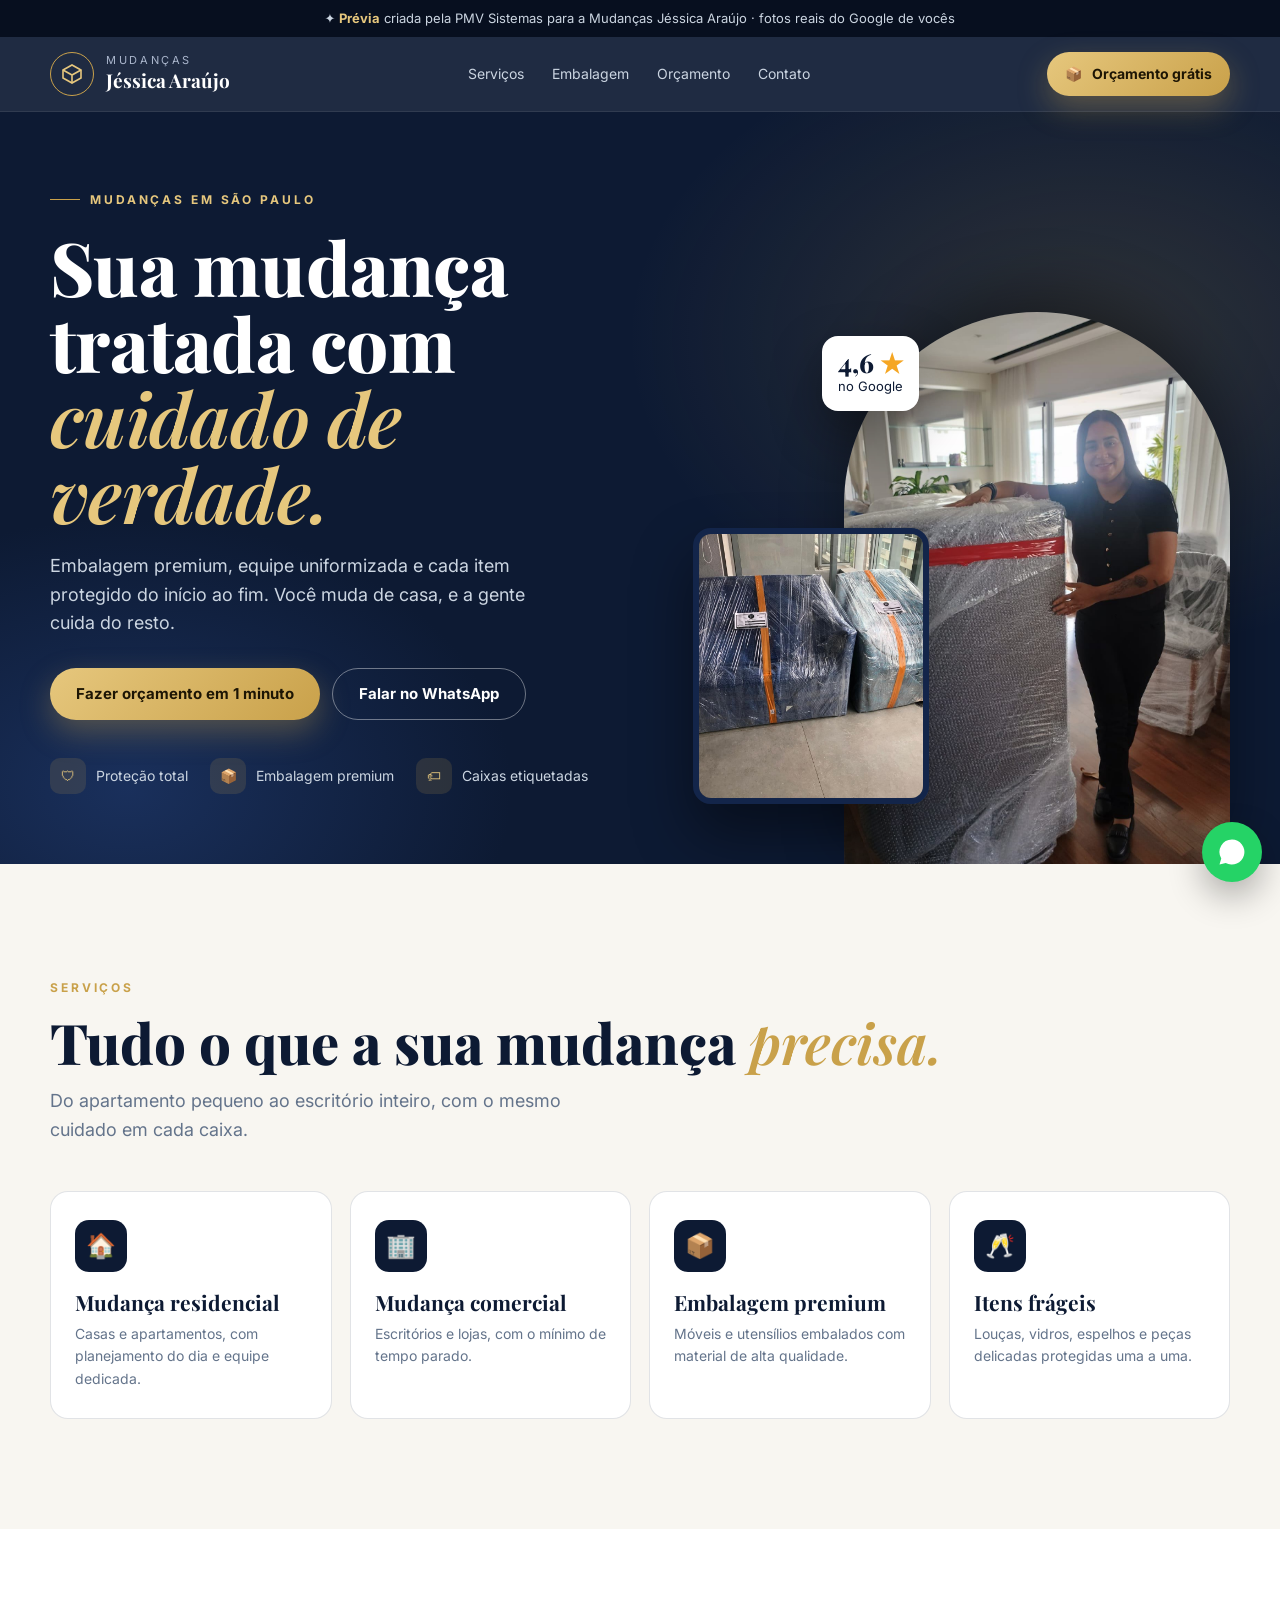
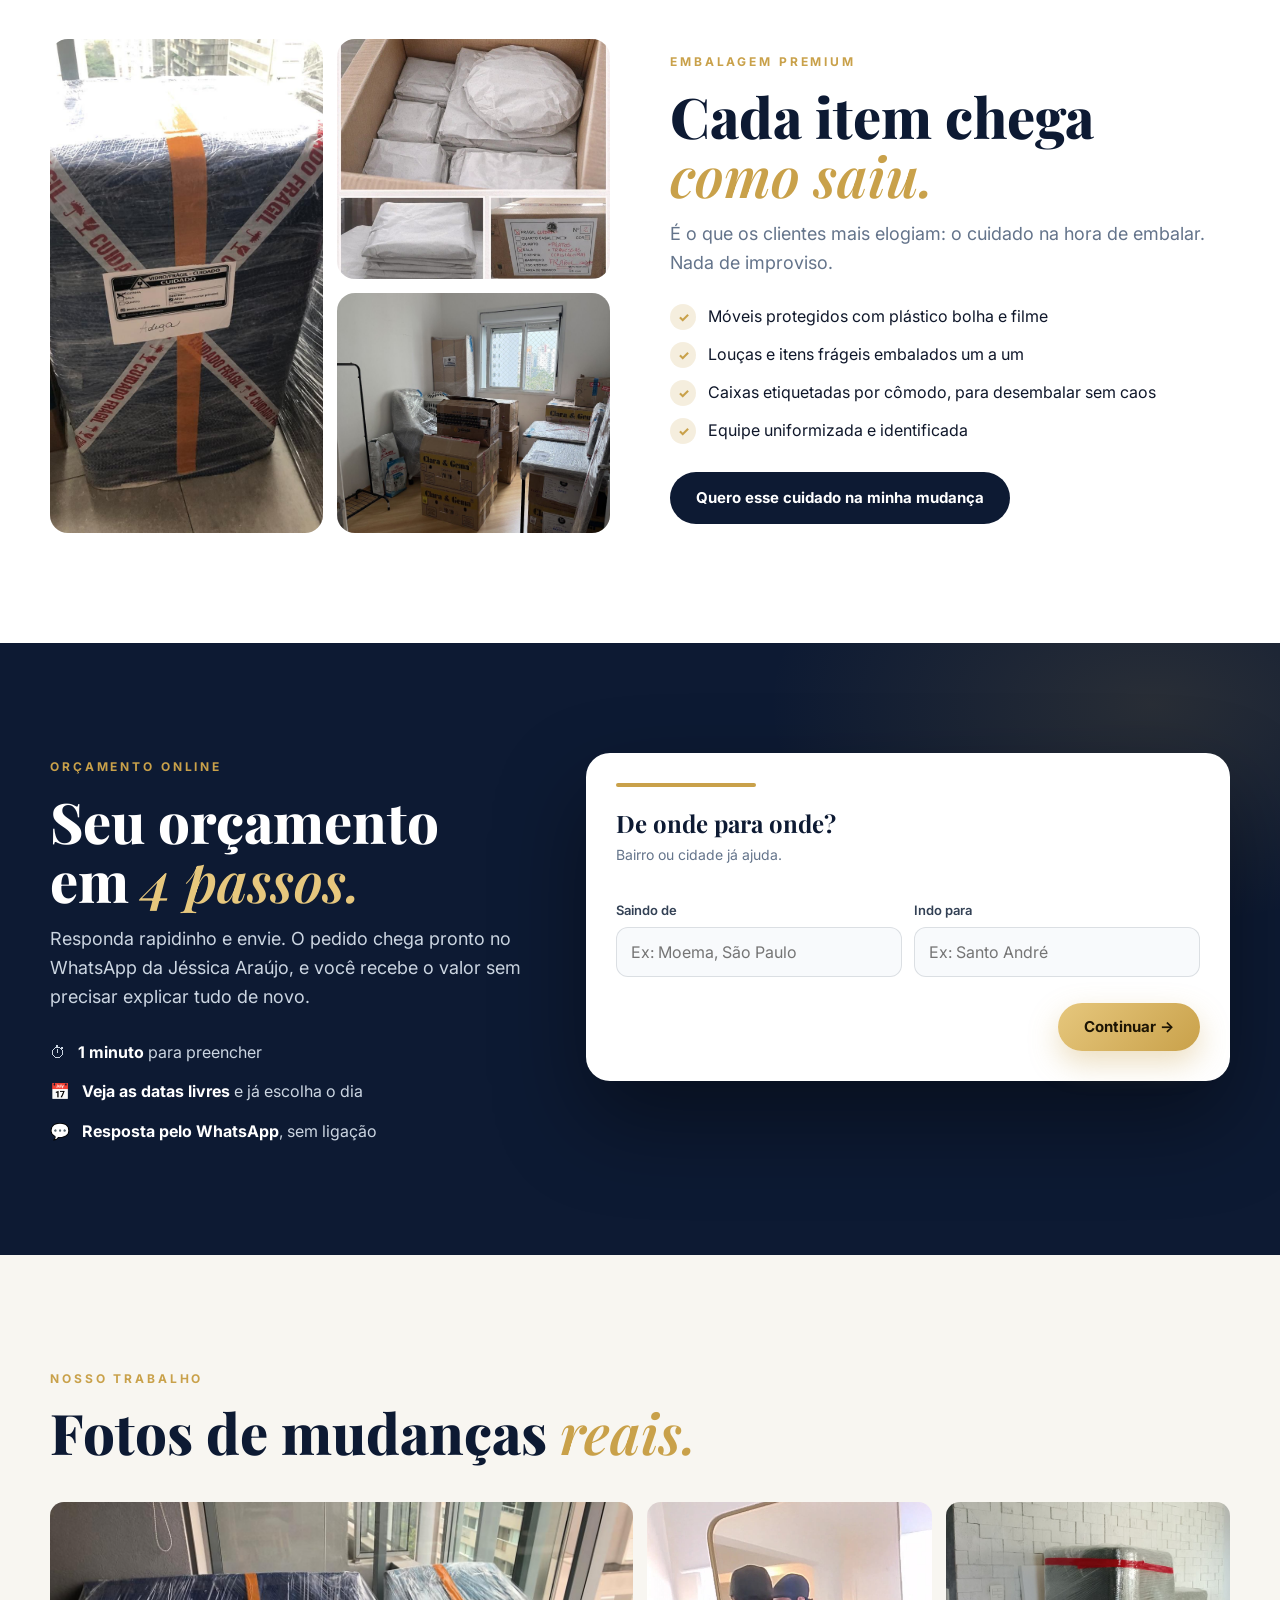
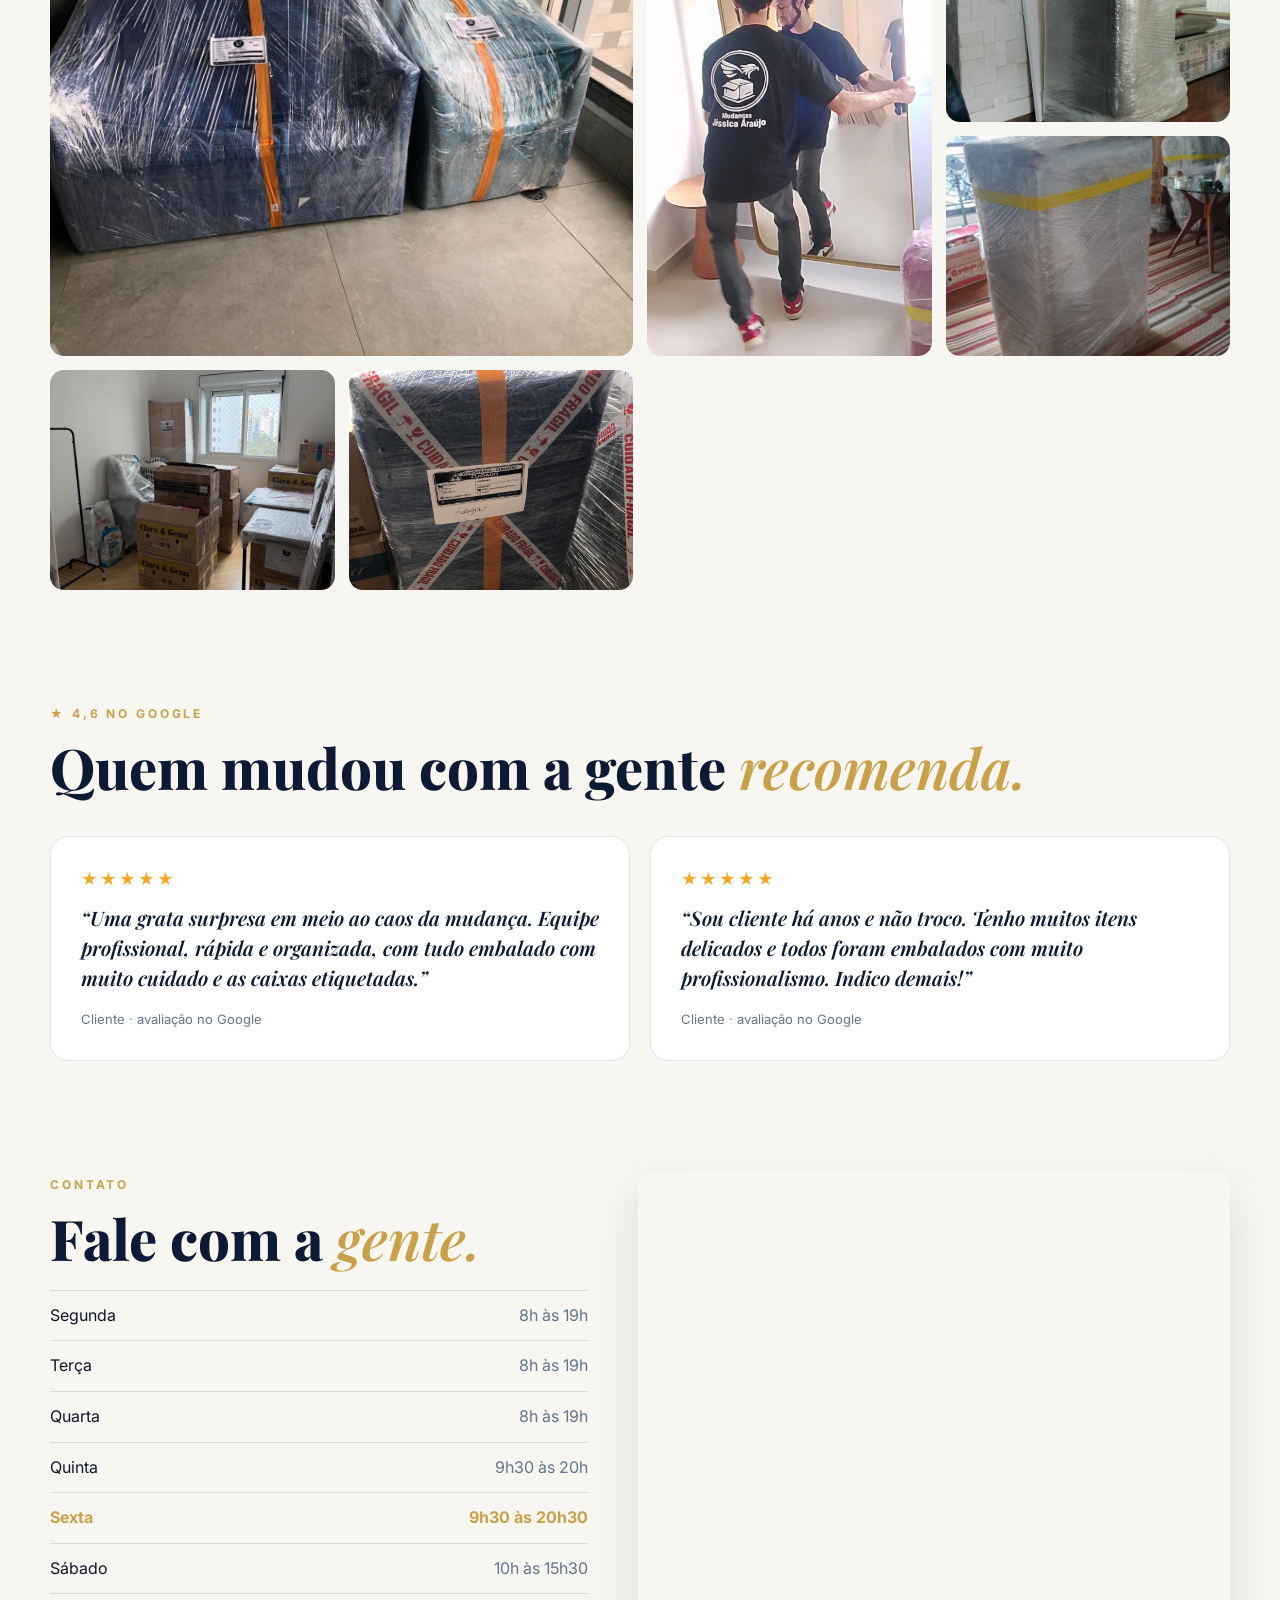
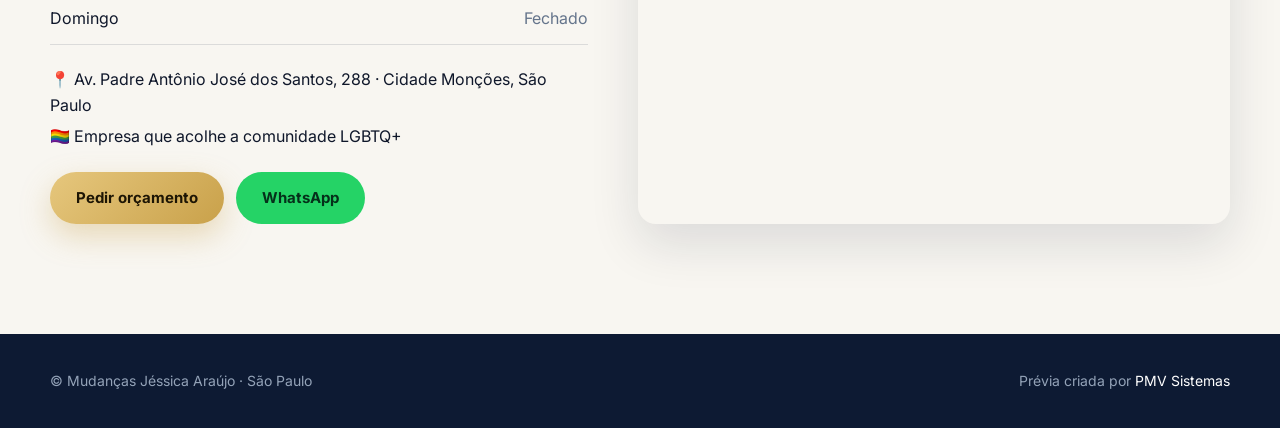
<file: previas/jessica-mudancas/index.html>
<!doctype html>
<html lang="pt-BR">
<head>
<meta charset="utf-8">
<meta name="viewport" content="width=device-width,initial-scale=1,viewport-fit=cover">
<meta name="robots" content="noindex,nofollow">
<title>Mudanças Jéssica Araújo · Mudança com embalagem premium em São Paulo</title>
<meta name="description" content="Mudanças residenciais e comerciais em São Paulo com embalagem premium e cuidado em cada item. Peça seu orçamento online.">
<meta property="og:title" content="Mudanças Jéssica Araújo · Embalagem premium">
<meta property="og:description" content="Prévia de site criada pela PMV Sistemas para a Mudanças Jéssica Araújo.">
<meta property="og:image" content="https://eduardodefreitas.github.io/PMV-SITE3/previas/jessica-mudancas/img/sofas.jpg">
<link rel="preconnect" href="https://fonts.googleapis.com"><link rel="preconnect" href="https://fonts.gstatic.com" crossorigin>
<link href="https://fonts.googleapis.com/css2?family=Playfair+Display:ital,wght@0,600;0,800;1,600&family=Inter:wght@400;500;600;700&display=swap" rel="stylesheet">
<style>
:root{--navy:#0d1a33;--navy-2:#13254a;--navy-3:#1b3260;--gold:#c9a14a;--gold-2:#e6c77d;--ink:#0f172a;--paper:#f8f6f1;--white:#fff;--muted:#64748b;--line:rgba(13,26,51,.12);--r:18px}
*{box-sizing:border-box;margin:0;padding:0}
html{scroll-behavior:smooth;overflow-x:hidden}
body{font:16px/1.6 Inter,system-ui,sans-serif;color:var(--ink);background:var(--paper);-webkit-font-smoothing:antialiased;overflow-x:hidden}
img{display:block;max-width:100%}
a{color:inherit;text-decoration:none}
button,input,select{font:inherit;color:inherit}
button{cursor:pointer;border:0;background:none}
.wrap{width:min(1180px,100% - 40px);margin-inline:auto}
.wrap>*,.row2>*{min-width:0}

.pv{background:#070f1f;color:#cbd5e1;font-size:13px;text-align:center;padding:8px 16px}
.pv b{color:var(--gold-2)}

.hd{position:sticky;top:0;z-index:50;background:rgba(13,26,51,.92);backdrop-filter:blur(14px);-webkit-backdrop-filter:blur(14px);color:#fff;border-bottom:1px solid rgba(255,255,255,.08)}
.hd .wrap{display:flex;align-items:center;justify-content:space-between;height:74px}
.logo{display:flex;align-items:center;gap:12px}
.logo-mark{width:44px;height:44px;border-radius:50%;border:1.5px solid var(--gold);display:grid;place-items:center;color:var(--gold-2)}
.logo-mark svg{width:24px;height:24px}
.logo small{display:block;font-size:11px;letter-spacing:.24em;text-transform:uppercase;color:#aab6cc}
.logo b{font:700 19px/1.1 'Playfair Display',serif;color:#fff}
.nav{display:flex;gap:28px;font-size:14px;color:#cbd5e1}
.nav a:hover{color:var(--gold-2)}
.btn{display:inline-flex;align-items:center;justify-content:center;gap:10px;height:52px;padding:0 26px;border-radius:999px;font-weight:700;font-size:15px;transition:transform .2s,box-shadow .2s,background .2s;white-space:nowrap}
.btn:hover{transform:translateY(-2px)}
.btn-gold{background:linear-gradient(135deg,var(--gold-2),var(--gold));color:#1d1504;box-shadow:0 12px 30px rgba(201,161,74,.35)}
.btn-line{border:1.5px solid rgba(255,255,255,.4);color:#fff}
.btn-navy{background:var(--navy);color:#fff}
.btn-wa{background:#25d366;color:#05301a}
.hd .btn{height:44px;padding:0 18px;font-size:14px}

/* hero */
.hero{position:relative;background:var(--navy);color:#fff;overflow:hidden;padding:70px 0 0}
.hero:before{content:'';position:absolute;inset:0;background:radial-gradient(ellipse 60% 70% at 85% 30%,rgba(201,161,74,.18),transparent 60%),radial-gradient(ellipse 50% 60% at 10% 90%,rgba(27,50,96,.9),transparent 60%)}
.hero .wrap{position:relative;display:grid;grid-template-columns:1.05fr .95fr;gap:50px;align-items:center}
.kicker{display:inline-flex;align-items:center;gap:10px;font-size:12px;font-weight:700;letter-spacing:.24em;text-transform:uppercase;color:var(--gold-2)}
.kicker:before{content:'';width:30px;height:1px;background:var(--gold)}
.hero h1{font:800 clamp(42px,5.8vw,78px)/1.02 'Playfair Display',serif;margin:20px 0 20px;letter-spacing:-.01em}
.hero h1 em{font-style:italic;font-weight:600;color:var(--gold-2)}
.hero p{font-size:18px;color:#cbd5e1;max-width:520px}
.hero .cta{display:flex;flex-wrap:wrap;gap:12px;margin-top:30px}
.trust{display:flex;flex-wrap:wrap;gap:22px;margin:38px 0 70px;font-size:14px;color:#cbd5e1}
.trust div{display:flex;align-items:center;gap:10px}
.trust i{width:36px;height:36px;border-radius:10px;background:rgba(201,161,74,.15);color:var(--gold-2);display:grid;place-items:center;font-style:normal}
.hero-media{position:relative;align-self:end;height:600px}
.hm-1{position:absolute;right:0;bottom:0;width:72%;height:92%;object-fit:cover;border-radius:220px 220px 0 0;box-shadow:0 -20px 60px rgba(0,0,0,.4)}
.hm-2{position:absolute;left:0;bottom:60px;width:44%;height:46%;object-fit:cover;border-radius:var(--r);border:6px solid var(--navy-2);box-shadow:0 30px 60px rgba(0,0,0,.45);animation:bob 6s ease-in-out infinite}
.stamp{position:absolute;right:58%;top:12%;background:var(--white);color:var(--navy);border-radius:16px;padding:14px 16px;box-shadow:0 20px 50px rgba(0,0,0,.35);font-size:13px;animation:bob 6s ease-in-out -3s infinite}
.stamp b{display:block;font:800 26px/1 'Playfair Display',serif}
.stamp .st{color:#f5a623}
@keyframes bob{50%{transform:translateY(-10px)}}

/* seções */
section{padding:110px 0}
.eyebrow{font-size:12px;font-weight:700;letter-spacing:.24em;text-transform:uppercase;color:var(--gold)}
h2{font:800 clamp(34px,4.4vw,56px)/1.06 'Playfair Display',serif;color:var(--navy);margin:12px 0 16px}
h2 em{font-style:italic;font-weight:600;color:var(--gold)}
.lead{font-size:18px;color:var(--muted);max-width:580px}

/* diferenciais */
.feat{display:grid;grid-template-columns:repeat(4,1fr);gap:18px;margin-top:46px}
.f{background:var(--white);border:1px solid var(--line);border-radius:var(--r);padding:28px 24px;transition:transform .35s,box-shadow .35s}
.f:hover{transform:translateY(-6px);box-shadow:0 24px 50px rgba(13,26,51,.12)}
.f i{width:52px;height:52px;border-radius:14px;background:var(--navy);color:var(--gold-2);display:grid;place-items:center;font-size:24px;font-style:normal;margin-bottom:18px}
.f h3{font:700 21px/1.2 'Playfair Display',serif;color:var(--navy)}
.f p{font-size:14px;color:var(--muted);margin-top:8px}

/* embalagem */
.pack{background:var(--white)}
.pack .wrap{display:grid;grid-template-columns:1fr 1fr;gap:60px;align-items:center}
.pack-grid{display:grid;grid-template-columns:1fr 1fr;grid-template-rows:240px 240px;gap:14px}
.pack-grid img{width:100%;height:100%;object-fit:cover;border-radius:var(--r)}
.pack-grid img:first-child{grid-row:span 2}
.checks{list-style:none;margin-top:26px;display:grid;gap:12px}
.checks li{display:flex;gap:12px;align-items:flex-start}
.checks li:before{content:'✓';flex:0 0 26px;height:26px;border-radius:50%;background:rgba(201,161,74,.18);color:var(--gold);display:grid;place-items:center;font-weight:800;font-size:13px}

/* orçamento */
.quote{background:var(--navy);color:#fff;position:relative;overflow:hidden}
.quote:before{content:'';position:absolute;inset:0;background:radial-gradient(ellipse 50% 60% at 90% 10%,rgba(201,161,74,.15),transparent 60%)}
.quote .wrap{position:relative;display:grid;grid-template-columns:.85fr 1.15fr;gap:60px;align-items:start}
.quote h2{color:#fff}.quote h2 em{color:var(--gold-2)}
.quote .lead{color:#cbd5e1}
.steps-ind{display:flex;gap:8px;margin-bottom:22px}
.steps-ind span{flex:1;height:4px;border-radius:4px;background:rgba(255,255,255,.15);transition:background .3s}
.steps-ind span.on{background:var(--gold)}
.form{background:var(--white);color:var(--ink);border-radius:24px;padding:30px;box-shadow:0 40px 90px rgba(0,0,0,.4)}
.fs{display:none;animation:fade .45s both}.fs.on{display:block}
@keyframes fade{from{opacity:0;transform:translateX(16px)}to{opacity:1;transform:none}}
.fs h3{font:700 24px/1.2 'Playfair Display',serif;color:var(--navy);margin-bottom:6px}
.fs .hint{font-size:14px;color:var(--muted);margin-bottom:20px}
label{display:block;font-size:13px;font-weight:600;color:#334155;margin:14px 0 6px}
input,select{width:100%;height:50px;border:1px solid var(--line);border-radius:12px;padding:0 14px;background:#f8fafc;font-size:16px;transition:border-color .2s,box-shadow .2s}
input:focus,select:focus{outline:0;border-color:var(--gold);box-shadow:0 0 0 4px rgba(201,161,74,.18)}
.row2{display:grid;grid-template-columns:1fr 1fr;gap:12px}
.chips{display:flex;flex-wrap:wrap;gap:8px}
.chip{padding:11px 15px;border-radius:12px;border:1px solid var(--line);background:#f8fafc;font-size:14px;font-weight:600;transition:all .2s}
.chip.on{background:var(--navy);color:#fff;border-color:var(--navy)}
.cal-head{display:flex;justify-content:space-between;align-items:center;margin:4px 0 10px;font-weight:700;color:var(--navy)}
.cal-head button{width:36px;height:36px;border-radius:10px;border:1px solid var(--line)}
.cal{display:grid;grid-template-columns:repeat(7,1fr);gap:6px;text-align:center}
.cal .dn{font-size:11px;font-weight:700;color:var(--muted);padding:4px 0}
.cal button{height:42px;border-radius:10px;font-size:14px;font-weight:600;background:#f1f5f9;transition:all .2s;position:relative}
.cal button:hover:not([disabled]){background:#e2e8f0}
.cal button[disabled]{opacity:.3;cursor:not-allowed}
.cal button.few:after{content:'';position:absolute;bottom:5px;left:50%;width:5px;height:5px;margin-left:-2.5px;border-radius:50%;background:#f59e0b}
.cal button.on{background:var(--navy);color:#fff}
.legend{display:flex;gap:16px;font-size:12px;color:var(--muted);margin-top:10px}
.legend i{display:inline-block;width:8px;height:8px;border-radius:50%;background:#f59e0b;margin-right:6px}
.nav-f{display:flex;justify-content:space-between;gap:10px;margin-top:26px}
.nav-f .btn{height:48px}
.back{color:var(--muted);font-weight:600}
.review{background:#f8fafc;border-radius:14px;padding:16px;font-size:14px;line-height:1.8}
.review b{color:var(--navy)}
.qpoints{list-style:none;margin-top:28px;display:grid;gap:14px;color:#cbd5e1}
.qpoints li{display:flex;gap:12px}
.qpoints b{color:#fff}

/* galeria */
.gal{display:grid;grid-template-columns:repeat(4,1fr);grid-auto-rows:220px;gap:14px;margin-top:40px}
.gal figure{border-radius:14px;overflow:hidden}
.gal img{width:100%;height:100%;object-fit:cover;transition:transform .8s}
.gal figure:hover img{transform:scale(1.06)}
.g1{grid-column:span 2;grid-row:span 2}.g2{grid-row:span 2}

/* depoimentos */
.rv-grid{display:grid;grid-template-columns:repeat(2,1fr);gap:20px;margin-top:40px}
.rv{background:var(--white);border:1px solid var(--line);border-radius:var(--r);padding:30px}
.rv .st{color:#f5a623;letter-spacing:2px}
.rv p{font:600 20px/1.5 'Playfair Display',serif;font-style:italic;color:var(--navy);margin-top:10px}
.rv small{display:block;margin-top:16px;color:var(--muted);font-size:13px}

/* contato */
.contact{display:grid;grid-template-columns:1fr 1.1fr;gap:50px}
.hours{list-style:none;margin-top:22px;border-top:1px solid var(--line)}
.hours li{display:flex;justify-content:space-between;padding:12px 0;border-bottom:1px solid var(--line)}
.hours li span:last-child{color:var(--muted)}
.hours li.today,.hours li.today span:last-child{color:var(--gold);font-weight:700}
.map{border-radius:var(--r);overflow:hidden;min-height:420px;box-shadow:0 20px 50px rgba(13,26,51,.12)}
.map iframe{width:100%;height:100%;min-height:420px;border:0}

footer{background:var(--navy);color:#94a3b8;font-size:14px;padding:36px 0}
footer .wrap{display:flex;justify-content:space-between;gap:20px;flex-wrap:wrap}
footer a{color:#fff}

.wa{position:fixed;right:18px;bottom:calc(18px + env(safe-area-inset-bottom));z-index:60;width:60px;height:60px;border-radius:50%;background:#25d366;display:grid;place-items:center;box-shadow:0 14px 34px rgba(0,0,0,.3)}
.wa svg{width:30px;height:30px;fill:#fff}

.in{opacity:0;transform:translateY(28px);transition:opacity .9s ease,transform .9s cubic-bezier(.2,.7,.2,1)}
.in.on{opacity:1;transform:none}

@media(max-width:980px){
  .nav{display:none}
  .hero .wrap,.pack .wrap,.quote .wrap,.contact{grid-template-columns:1fr;gap:40px}
  .hero-media{height:460px}
  .trust{margin-bottom:10px}
  .feat{grid-template-columns:repeat(2,1fr)}
  .gal{grid-template-columns:repeat(2,1fr);grid-auto-rows:180px}.g2{grid-row:span 1}
  .rv-grid{grid-template-columns:1fr}
}
@media(max-width:600px){
  section{padding:76px 0}
  .wrap{width:calc(100% - 32px)}
  .logo b{font-size:16px}.logo small{font-size:9px}
  .hd .btn span{display:none}
  .hero{padding-top:40px}
  .hero .btn{flex:1 1 100%}
  .trust{gap:14px}
  .hero-media{height:380px}
  .stamp{right:auto;left:0;top:4%}
  .feat{grid-template-columns:1fr 1fr;gap:12px}.f{padding:20px 16px}.f h3{font-size:18px}.f p{font-size:13px}
  .pack-grid{grid-template-rows:180px 180px}
  .form{padding:20px 16px}
  .nav-f .btn{padding:0 18px;font-size:14px}
  .cal{gap:4px}.cal button{height:38px}
  .row2{grid-template-columns:1fr}
}
@media(prefers-reduced-motion:reduce){*{animation:none!important;transition:none!important}.in{opacity:1;transform:none}}
</style>
</head>
<body>

<div class="pv">✦ <b>Prévia</b> criada pela PMV Sistemas para a Mudanças Jéssica Araújo · fotos reais do Google de vocês</div>

<header class="hd">
  <div class="wrap">
    <a href="#" class="logo" aria-label="Mudanças Jéssica Araújo">
      <span class="logo-mark"><svg viewBox="0 0 24 24" fill="none" stroke="currentColor" stroke-width="1.6"><path d="M3 8l9-5 9 5v8l-9 5-9-5z"/><path d="M3 8l9 5 9-5M12 13v8"/></svg></span>
      <span><small>Mudanças</small><b>Jéssica Araújo</b></span>
    </a>
    <nav class="nav"><a href="#servicos">Serviços</a><a href="#embalagem">Embalagem</a><a href="#orcamento">Orçamento</a><a href="#contato">Contato</a></nav>
    <a class="btn btn-gold" href="#orcamento">📦 <span>Orçamento grátis</span></a>
  </div>
</header>

<section class="hero">
  <div class="wrap">
    <div>
      <span class="kicker">Mudanças em São Paulo</span>
      <h1>Sua mudança tratada com <em>cuidado de verdade.</em></h1>
      <p>Embalagem premium, equipe uniformizada e cada item protegido do início ao fim. Você muda de casa, e a gente cuida do resto.</p>
      <div class="cta">
        <a class="btn btn-gold" href="#orcamento">Fazer orçamento em 1 minuto</a>
        <a class="btn btn-line" data-wa href="#">Falar no WhatsApp</a>
      </div>
      <div class="trust">
        <div><i>🛡</i>Proteção total</div>
        <div><i>📦</i>Embalagem premium</div>
        <div><i>🏷</i>Caixas etiquetadas</div>
      </div>
    </div>
    <div class="hero-media">
      <img class="hm-1" src="img/entrega.jpg" alt="Móvel embalado com plástico bolha pela equipe da Jéssica Araújo">
      <img class="hm-2" src="img/sofas.jpg" alt="Sofás embalados e identificados">
      <div class="stamp"><b>4,6 <span class="st">★</span></b>no Google</div>
    </div>
  </div>
</section>

<section id="servicos">
  <div class="wrap">
    <div class="in"><span class="eyebrow">Serviços</span><h2>Tudo o que a sua mudança <em>precisa.</em></h2><p class="lead">Do apartamento pequeno ao escritório inteiro, com o mesmo cuidado em cada caixa.</p></div>
    <div class="feat">
      <div class="f in"><i>🏠</i><h3>Mudança residencial</h3><p>Casas e apartamentos, com planejamento do dia e equipe dedicada.</p></div>
      <div class="f in"><i>🏢</i><h3>Mudança comercial</h3><p>Escritórios e lojas, com o mínimo de tempo parado.</p></div>
      <div class="f in"><i>📦</i><h3>Embalagem premium</h3><p>Móveis e utensílios embalados com material de alta qualidade.</p></div>
      <div class="f in"><i>🥂</i><h3>Itens frágeis</h3><p>Louças, vidros, espelhos e peças delicadas protegidas uma a uma.</p></div>
    </div>
  </div>
</section>

<section class="pack" id="embalagem">
  <div class="wrap">
    <div class="pack-grid in">
      <img src="img/fragil.jpg" alt="Móvel embalado com fita de frágil" loading="lazy">
      <img src="img/frageis.jpg" alt="Itens frágeis embalados em caixa" loading="lazy">
      <img src="img/caixas.jpg" alt="Caixas organizadas no cômodo" loading="lazy">
    </div>
    <div class="in">
      <span class="eyebrow">Embalagem premium</span>
      <h2>Cada item chega <em>como saiu.</em></h2>
      <p class="lead">É o que os clientes mais elogiam: o cuidado na hora de embalar. Nada de improviso.</p>
      <ul class="checks">
        <li>Móveis protegidos com plástico bolha e filme</li>
        <li>Louças e itens frágeis embalados um a um</li>
        <li>Caixas etiquetadas por cômodo, para desembalar sem caos</li>
        <li>Equipe uniformizada e identificada</li>
      </ul>
      <a class="btn btn-navy" href="#orcamento" style="margin-top:28px">Quero esse cuidado na minha mudança</a>
    </div>
  </div>
</section>

<section class="quote" id="orcamento">
  <div class="wrap">
    <div class="in">
      <span class="eyebrow">Orçamento online</span>
      <h2>Seu orçamento em <em>4 passos.</em></h2>
      <p class="lead">Responda rapidinho e envie. O pedido chega pronto no WhatsApp da Jéssica Araújo, e você recebe o valor sem precisar explicar tudo de novo.</p>
      <ul class="qpoints">
        <li>⏱ <span><b>1 minuto</b> para preencher</span></li>
        <li>📅 <span><b>Veja as datas livres</b> e já escolha o dia</span></li>
        <li>💬 <span><b>Resposta pelo WhatsApp</b>, sem ligação</span></li>
      </ul>
    </div>
    <div class="form in" id="form">
      <div class="steps-ind"><span class="on"></span><span></span><span></span><span></span></div>

      <div class="fs on" data-s="1">
        <h3>De onde para onde?</h3><p class="hint">Bairro ou cidade já ajuda.</p>
        <div class="row2">
          <div><label for="o">Saindo de</label><input id="o" placeholder="Ex: Moema, São Paulo"></div>
          <div><label for="d">Indo para</label><input id="d" placeholder="Ex: Santo André"></div>
        </div>
      </div>

      <div class="fs" data-s="2">
        <h3>Como é o imóvel?</h3><p class="hint">Escolha o que mais se parece.</p>
        <label>Tamanho</label>
        <div class="chips" data-k="tam"><button class="chip">Kitnet / Studio</button><button class="chip">1 quarto</button><button class="chip">2 quartos</button><button class="chip">3+ quartos</button><button class="chip">Escritório / loja</button></div>
        <label>Precisa de embalagem?</label>
        <div class="chips" data-k="emb"><button class="chip">Sim, embalagem completa</button><button class="chip">Só itens frágeis</button><button class="chip">Não, já embalo</button></div>
        <label>Tem elevador?</label>
        <div class="chips" data-k="elev"><button class="chip">Sim, nos dois</button><button class="chip">Só em um</button><button class="chip">Não / é casa</button></div>
      </div>

      <div class="fs" data-s="3">
        <h3>Qual o melhor dia?</h3><p class="hint">Datas em cinza já estão fechadas.</p>
        <div class="cal-head"><button type="button" id="prev" aria-label="Mês anterior">‹</button><span id="month"></span><button type="button" id="next" aria-label="Próximo mês">›</button></div>
        <div class="cal" id="cal"></div>
        <div class="legend"><span><i></i>Poucas vagas</span></div>
      </div>

      <div class="fs" data-s="4">
        <h3>Confira e envie</h3><p class="hint">Seu pedido vai direto para o WhatsApp.</p>
        <label for="n">Seu nome</label><input id="n" placeholder="Como podemos te chamar?">
        <div class="review" id="rev" style="margin-top:16px"></div>
      </div>

      <div class="nav-f">
        <button class="back" id="bk" type="button" style="visibility:hidden">← Voltar</button>
        <button class="btn btn-gold" id="nx" type="button">Continuar →</button>
      </div>
    </div>
  </div>
</section>

<section id="galeria">
  <div class="wrap">
    <div class="in"><span class="eyebrow">Nosso trabalho</span><h2>Fotos de mudanças <em>reais.</em></h2></div>
    <div class="gal">
      <figure class="g1 in"><img src="img/sofas.jpg" alt="Sofás embalados" loading="lazy"></figure>
      <figure class="g2 in"><img src="img/equipe.jpg" alt="Equipe carregando espelho" loading="lazy"></figure>
      <figure class="in"><img src="img/embalado-1.jpg" alt="Móvel embalado" loading="lazy"></figure>
      <figure class="in"><img src="img/embalado-2.jpg" alt="Móvel embalado na sala" loading="lazy"></figure>
      <figure class="in"><img src="img/caixas.jpg" alt="Caixas organizadas" loading="lazy"></figure>
      <figure class="in"><img src="img/fragil.jpg" alt="Embalagem com fita de frágil" loading="lazy"></figure>
    </div>
  </div>
</section>

<section style="padding-top:0">
  <div class="wrap">
    <div class="in"><span class="eyebrow">★ 4,6 no Google</span><h2>Quem mudou com a gente <em>recomenda.</em></h2></div>
    <div class="rv-grid">
      <div class="rv in"><span class="st">★★★★★</span><p>“Uma grata surpresa em meio ao caos da mudança. Equipe profissional, rápida e organizada, com tudo embalado com muito cuidado e as caixas etiquetadas.”</p><small>Cliente · avaliação no Google</small></div>
      <div class="rv in"><span class="st">★★★★★</span><p>“Sou cliente há anos e não troco. Tenho muitos itens delicados e todos foram embalados com muito profissionalismo. Indico demais!”</p><small>Cliente · avaliação no Google</small></div>
    </div>
  </div>
</section>

<section id="contato" style="padding-top:0">
  <div class="wrap contact">
    <div class="in">
      <span class="eyebrow">Contato</span>
      <h2>Fale com a <em>gente.</em></h2>
      <ul class="hours" id="hours">
        <li data-d="1"><span>Segunda</span><span>8h às 19h</span></li>
        <li data-d="2"><span>Terça</span><span>8h às 19h</span></li>
        <li data-d="3"><span>Quarta</span><span>8h às 19h</span></li>
        <li data-d="4"><span>Quinta</span><span>9h30 às 20h</span></li>
        <li data-d="5"><span>Sexta</span><span>9h30 às 20h30</span></li>
        <li data-d="6"><span>Sábado</span><span>10h às 15h30</span></li>
        <li data-d="0"><span>Domingo</span><span>Fechado</span></li>
      </ul>
      <p style="margin-top:22px">📍 Av. Padre Antônio José dos Santos, 288 · Cidade Monções, São Paulo</p>
      <p style="margin-top:6px">🏳️‍🌈 Empresa que acolhe a comunidade LGBTQ+</p>
      <div style="display:flex;gap:12px;flex-wrap:wrap;margin-top:22px">
        <a class="btn btn-gold" href="#orcamento">Pedir orçamento</a>
        <a class="btn btn-wa" data-wa href="#">WhatsApp</a>
      </div>
    </div>
    <div class="map in"><iframe loading="lazy" title="Mapa" src="https://www.google.com/maps?q=Mudan%C3%A7as+J%C3%A9ssica+Ara%C3%BAjo,+Av.+Padre+Ant%C3%B4nio+Jos%C3%A9+dos+Santos,+288+-+Cidade+Mon%C3%A7%C3%B5es,+S%C3%A3o+Paulo&output=embed"></iframe></div>
  </div>
</section>

<footer>
  <div class="wrap">
    <span>© Mudanças Jéssica Araújo · São Paulo</span>
    <span>Prévia criada por <a href="https://eduardodefreitas.github.io/PMV-SITE3/" target="_blank" rel="noopener">PMV Sistemas</a></span>
  </div>
</footer>

<a class="wa" data-wa href="#" aria-label="WhatsApp"><svg viewBox="0 0 24 24"><path d="M17.5 14.4c-.3-.1-1.8-.9-2-1-.3-.1-.5-.1-.7.1-.2.3-.8 1-.9 1.2-.2.2-.3.2-.6.1-.3-.1-1.3-.5-2.4-1.5-.9-.8-1.5-1.8-1.7-2.1-.2-.3 0-.5.1-.6l.4-.5c.2-.2.2-.3.3-.5.1-.2 0-.4 0-.5l-.9-2.2c-.2-.6-.5-.5-.7-.5h-.6c-.2 0-.5.1-.8.4-.3.3-1 1-1 2.5s1.1 2.9 1.2 3.1c.1.2 2.1 3.2 5.1 4.5.7.3 1.3.5 1.7.6.7.2 1.4.2 1.9.1.6-.1 1.8-.7 2-1.4.2-.7.2-1.3.2-1.4-.1-.1-.3-.2-.6-.3zM12 2a10 10 0 0 0-8.6 15.1L2 22l5-1.3A10 10 0 1 0 12 2z"/></svg></a>

<script>
var PHONE='5511965979403';
document.querySelectorAll('[data-wa]').forEach(function(a){a.href='https://wa.me/'+PHONE+'?text='+encodeURIComponent('Olá! Vim pelo site e quero um orçamento de mudança 📦');a.target='_blank';a.rel='noopener'});

// Formulário em etapas
var st={tam:'',emb:'',elev:'',data:null},step=1,MAX=4;
document.querySelectorAll('.chips').forEach(function(g){g.querySelectorAll('.chip').forEach(function(c){c.onclick=function(){g.querySelectorAll('.chip').forEach(function(x){x.classList.remove('on')});c.classList.add('on');st[g.dataset.k]=c.textContent}})});
var nx=document.getElementById('nx'),bk=document.getElementById('bk');
function show(){document.querySelectorAll('.fs').forEach(function(f){f.classList.toggle('on',+f.dataset.s===step)});
  document.querySelectorAll('.steps-ind span').forEach(function(s,i){s.classList.toggle('on',i<step)});
  bk.style.visibility=step>1?'visible':'hidden';nx.textContent=step===MAX?'Enviar pelo WhatsApp':'Continuar →';
  if(step===MAX)review();}
function ok(){var o=document.getElementById('o').value.trim(),d=document.getElementById('d').value.trim();
  if(step===1&&(!o||!d)){alert('Preencha de onde e para onde é a mudança 🙂');return false}
  if(step===2&&!st.tam){alert('Escolha o tamanho do imóvel 🙂');return false}
  if(step===3&&!st.data){alert('Escolha uma data 🙂');return false}return true}
function fmt(d){return d.toLocaleDateString('pt-BR',{weekday:'long',day:'2-digit',month:'long'})}
function review(){document.getElementById('rev').innerHTML='<b>Saindo de:</b> '+esc(document.getElementById('o').value)+'<br><b>Indo para:</b> '+esc(document.getElementById('d').value)+'<br><b>Imóvel:</b> '+esc(st.tam)+(st.emb?'<br><b>Embalagem:</b> '+esc(st.emb):'')+(st.elev?'<br><b>Elevador:</b> '+esc(st.elev):'')+'<br><b>Data:</b> '+fmt(st.data)}
function esc(s){var d=document.createElement('div');d.textContent=s;return d.innerHTML}
nx.onclick=function(){if(step<MAX){if(!ok())return;step++;show();return}
  var nome=document.getElementById('n').value.trim()||'(sem nome)';
  var msg='Olá! Quero um orçamento de mudança 📦\n\n👤 '+nome+'\n📍 De: '+document.getElementById('o').value+'\n📍 Para: '+document.getElementById('d').value+'\n🏠 Imóvel: '+st.tam+(st.emb?'\n📦 Embalagem: '+st.emb:'')+(st.elev?'\n🛗 Elevador: '+st.elev:'')+'\n📅 Data: '+fmt(st.data);
  window.open('https://wa.me/'+PHONE+'?text='+encodeURIComponent(msg),'_blank')};
bk.onclick=function(){if(step>1){step--;show()}};

// Calendário com datas livres
var view=new Date();view.setDate(1);
var MES=['Janeiro','Fevereiro','Março','Abril','Maio','Junho','Julho','Agosto','Setembro','Outubro','Novembro','Dezembro'];
function drawCal(){var cal=document.getElementById('cal');cal.innerHTML='';document.getElementById('month').textContent=MES[view.getMonth()]+' '+view.getFullYear();
  ['D','S','T','Q','Q','S','S'].forEach(function(x){var s=document.createElement('span');s.className='dn';s.textContent=x;cal.appendChild(s)});
  var first=new Date(view),pad=first.getDay(),today=new Date();today.setHours(0,0,0,0);
  for(var i=0;i<pad;i++)cal.appendChild(document.createElement('span'));
  var days=new Date(view.getFullYear(),view.getMonth()+1,0).getDate();
  for(var d=1;d<=days;d++){(function(d){var dt=new Date(view.getFullYear(),view.getMonth(),d),b=document.createElement('button');b.type='button';b.textContent=d;
    var seed=(d*13+view.getMonth()*7)%9; // datas "ocupadas" de exemplo, só para a demonstração
    if(dt<=today||dt.getDay()===0||seed===0)b.disabled=true;else if(seed<3)b.classList.add('few');
    if(st.data&&dt.getTime()===st.data.getTime())b.classList.add('on');
    b.onclick=function(){st.data=dt;cal.querySelectorAll('button').forEach(function(x){x.classList.remove('on')});b.classList.add('on')};cal.appendChild(b)})(d)}}
document.getElementById('prev').onclick=function(){var t=new Date();t.setDate(1);t.setHours(0,0,0,0);if(view>t){view.setMonth(view.getMonth()-1);drawCal()}};
document.getElementById('next').onclick=function(){view.setMonth(view.getMonth()+1);drawCal()};
drawCal();

var li=document.querySelector('#hours li[data-d="'+new Date().getDay()+'"]');if(li)li.classList.add('today');
if('IntersectionObserver' in window){var io=new IntersectionObserver(function(es){es.forEach(function(e){if(e.isIntersecting){e.target.classList.add('on');io.unobserve(e.target)}})},{threshold:.12});
document.querySelectorAll('.in').forEach(function(el,i){el.style.transitionDelay=(i%4)*90+'ms';io.observe(el)})}else document.querySelectorAll('.in').forEach(function(el){el.classList.add('on')});
</script>
</body>
</html>
</file>
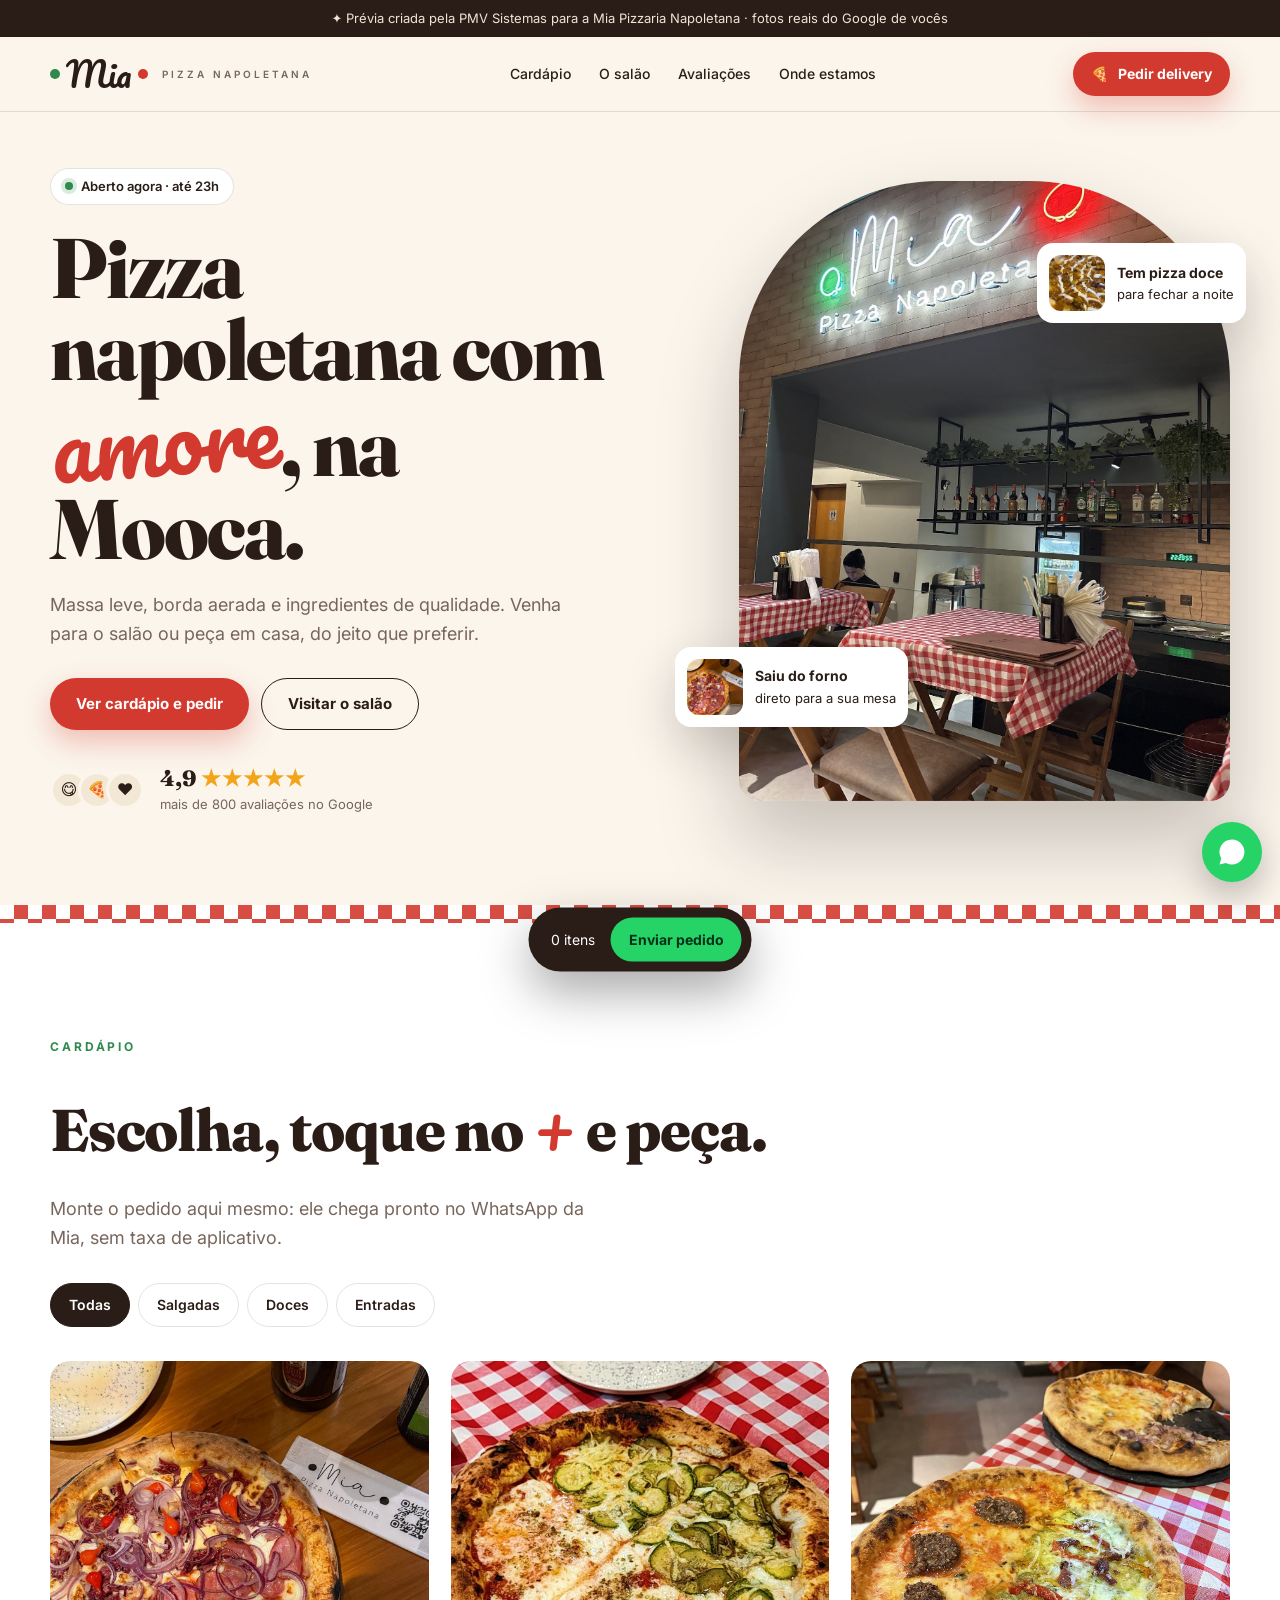
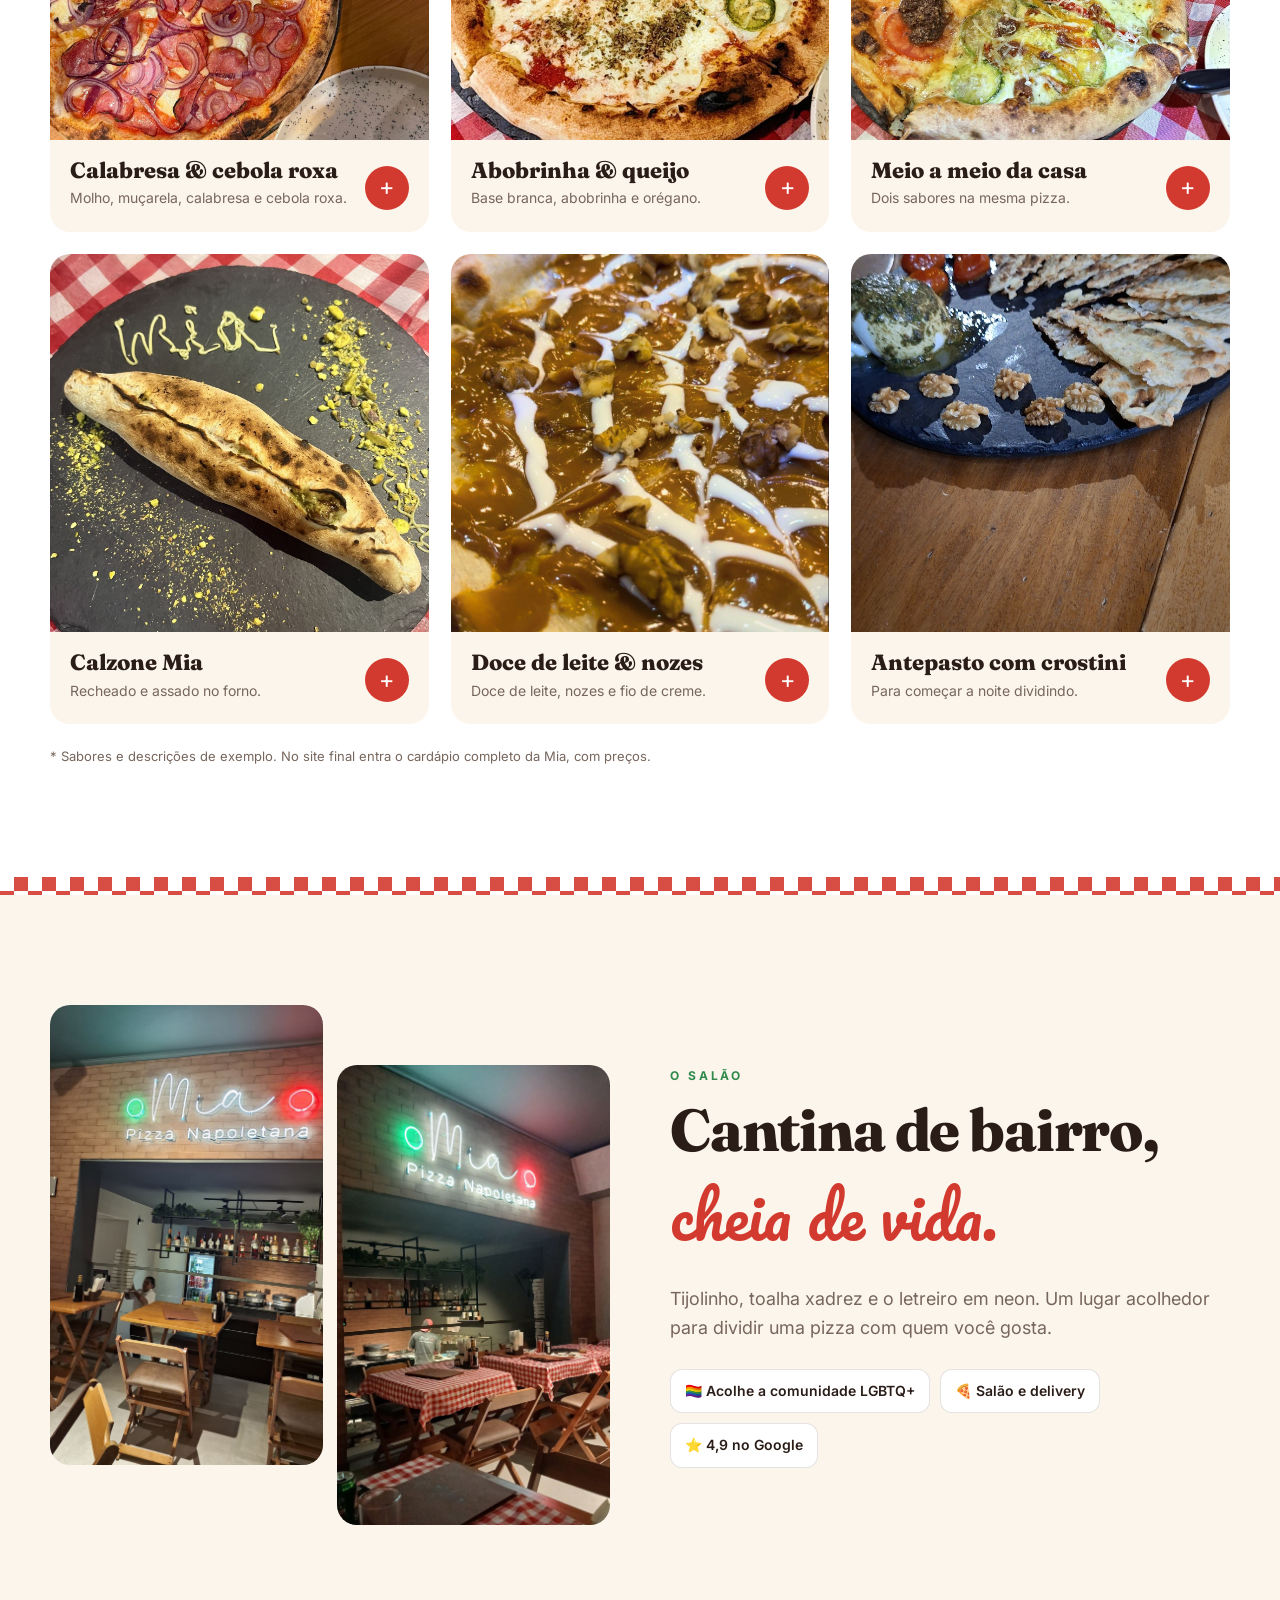
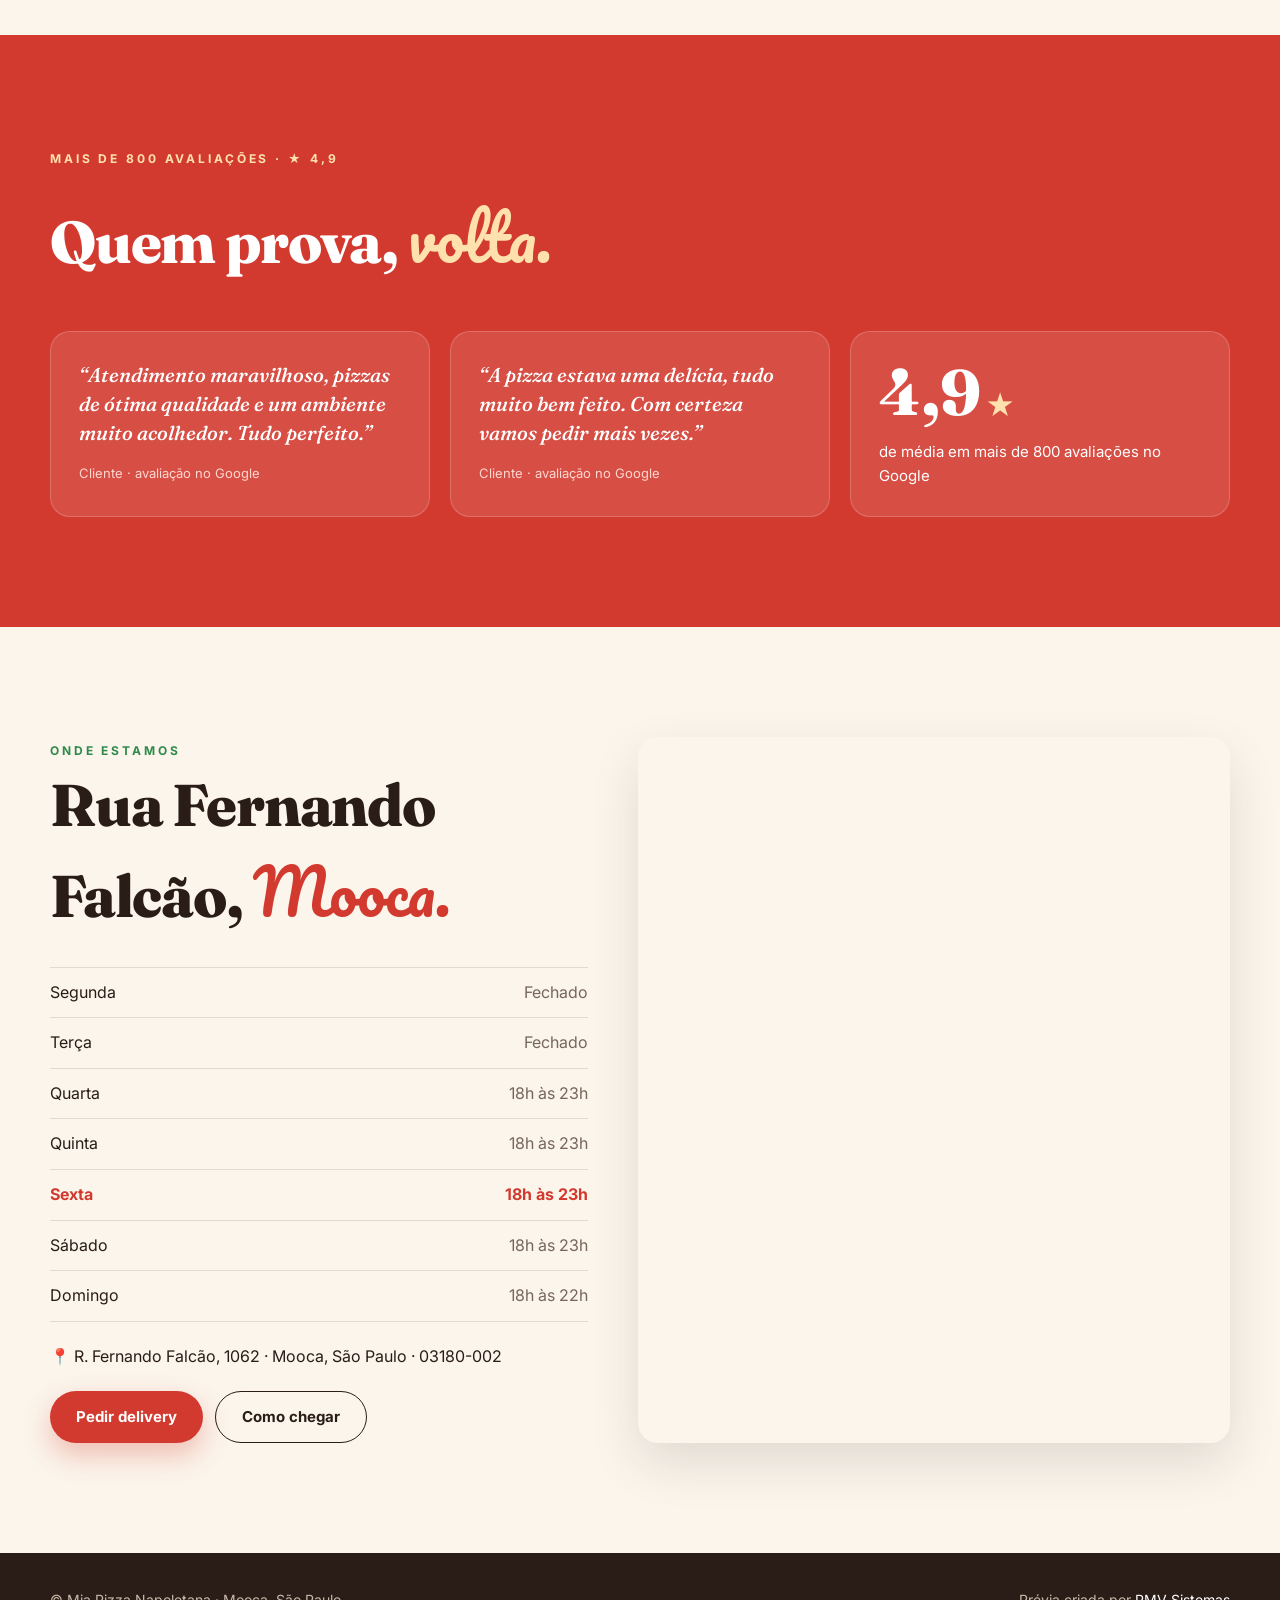
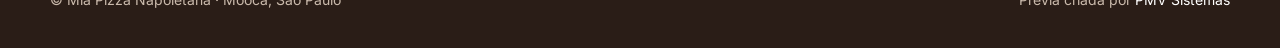
<file: previas/mia/index.html>
<!doctype html>
<html lang="pt-BR">
<head>
<meta charset="utf-8">
<meta name="viewport" content="width=device-width,initial-scale=1,viewport-fit=cover">
<meta name="robots" content="noindex,nofollow">
<title>Mia Pizza Napoletana · Mooca</title>
<meta name="description" content="Pizza napoletana na Mooca, São Paulo. Salão e delivery. Nota 4,9 no Google com mais de 800 avaliações.">
<meta property="og:title" content="Mia Pizza Napoletana · Mooca">
<meta property="og:description" content="Prévia de site criada pela PMV Sistemas para a Mia Pizzaria Napoletana.">
<meta property="og:image" content="https://eduardodefreitas.github.io/PMV-SITE3/previas/mia/img/hero.jpg">
<link rel="preconnect" href="https://fonts.googleapis.com"><link rel="preconnect" href="https://fonts.gstatic.com" crossorigin>
<link href="https://fonts.googleapis.com/css2?family=Pacifico&family=Fraunces:ital,opsz,wght@0,9..144,600;0,9..144,800;1,9..144,500&family=Inter:wght@400;500;600;700&display=swap" rel="stylesheet">
<style>
:root{--red:#d33a2f;--red-2:#b72c22;--green:#2f8a4b;--cream:#fbf5ec;--cream-2:#f3e8d6;--ink:#2a1d17;--muted:#77665c;--line:rgba(42,29,23,.12);--r:20px}
*{box-sizing:border-box;margin:0;padding:0}
html{scroll-behavior:smooth;overflow-x:hidden}
body{font:16px/1.6 Inter,system-ui,sans-serif;color:var(--ink);background:var(--cream);-webkit-font-smoothing:antialiased;overflow-x:hidden}
img{display:block;max-width:100%}
a{color:inherit;text-decoration:none}
button{font:inherit;cursor:pointer;border:0;background:none;color:inherit}
.wrap{width:min(1180px,100% - 40px);margin-inline:auto}
.check{background-color:#fff;background-image:linear-gradient(45deg,rgba(211,58,47,.9) 25%,transparent 25%,transparent 75%,rgba(211,58,47,.9) 75%),linear-gradient(45deg,rgba(211,58,47,.9) 25%,transparent 25%,transparent 75%,rgba(211,58,47,.9) 75%);background-size:28px 28px;background-position:0 0,14px 14px}

.pv{background:var(--ink);color:#f0e4d6;font-size:13px;text-align:center;padding:8px 16px}

.hd{position:sticky;top:0;z-index:50;background:rgba(251,245,236,.88);backdrop-filter:blur(14px);-webkit-backdrop-filter:blur(14px);border-bottom:1px solid var(--line)}
.hd .wrap{display:flex;align-items:center;justify-content:space-between;height:74px}
.logo{display:flex;align-items:center;gap:6px;font:400 34px/1 Pacifico,cursive;color:var(--ink)}
.logo i{width:10px;height:10px;border-radius:50%;display:inline-block}
.logo .g{background:var(--green)}.logo .r{background:var(--red)}
.logo small{font:600 10px/1 Inter;letter-spacing:.3em;text-transform:uppercase;color:var(--muted);margin-left:8px}
.nav{display:flex;gap:28px;font-size:14px;font-weight:500}
.nav a:hover{color:var(--red)}
.btn{display:inline-flex;align-items:center;justify-content:center;gap:10px;height:52px;padding:0 26px;border-radius:999px;font-weight:700;font-size:15px;transition:transform .2s,box-shadow .2s,background .2s;white-space:nowrap}
.btn:hover{transform:translateY(-2px)}
.btn-red{background:var(--red);color:#fff;box-shadow:0 12px 28px rgba(211,58,47,.3)}
.btn-red:hover{background:var(--red-2)}
.btn-line{border:1.5px solid var(--ink)}
.btn-wa{background:#25d366;color:#05301a}
.hd .btn{height:44px;padding:0 18px;font-size:14px}

/* hero */
.hero{padding:56px 0 90px;position:relative;overflow:hidden}
.hero .wrap{display:grid;grid-template-columns:1.05fr .95fr;gap:56px;align-items:center}
.pill{display:inline-flex;align-items:center;gap:8px;background:#fff;border:1px solid var(--line);border-radius:999px;padding:7px 14px;font-size:13px;font-weight:600}
.pill .dot{width:8px;height:8px;border-radius:50%;background:var(--green);box-shadow:0 0 0 4px rgba(47,138,75,.18);animation:blink 1.6s infinite}
@keyframes blink{50%{opacity:.35}}
.hero h1{font:800 clamp(46px,6.6vw,88px)/.98 Fraunces,serif;letter-spacing:-.025em;margin:22px 0 20px}
.hero h1 .script{font:400 1.08em/1 Pacifico,cursive;color:var(--red);letter-spacing:0;display:inline-block;transform:rotate(-4deg)}
.hero p{font-size:18px;color:var(--muted);max-width:520px}
.hero .cta{display:flex;flex-wrap:wrap;gap:12px;margin-top:30px}
.score{display:flex;align-items:center;gap:16px;margin-top:34px}
.avatars{display:flex}.avatars span{width:38px;height:38px;border-radius:50%;border:3px solid var(--cream);margin-left:-10px;display:grid;place-items:center;font-size:16px;background:var(--cream-2)}
.avatars span:first-child{margin-left:0}
.score b{font:800 22px Fraunces,serif}.score small{display:block;color:var(--muted);font-size:13px}
.stars{color:#f2a518;letter-spacing:1px}
.hero-media{position:relative;height:620px}
.hero-photo{position:absolute;inset:0 0 0 8%;border-radius:200px 200px var(--r) var(--r);overflow:hidden;box-shadow:0 40px 80px rgba(42,29,23,.25)}
.hero-photo img{width:100%;height:100%;object-fit:cover;animation:zoom 18s ease-out both}
@keyframes zoom{from{transform:scale(1.15)}to{transform:scale(1)}}
.float-card{position:absolute;background:#fff;border-radius:16px;padding:12px;box-shadow:0 20px 50px rgba(42,29,23,.2);display:flex;align-items:center;gap:12px;font-size:13px;animation:bob 5s ease-in-out infinite}
.float-card img{width:56px;height:56px;border-radius:12px;object-fit:cover}
.float-card b{display:block;font-size:14px}
.fc-1{left:-4%;bottom:12%}.fc-2{right:-3%;top:10%;animation-delay:-2.5s}
@keyframes bob{50%{transform:translateY(-10px)}}
.check-band{height:18px}

/* seções */
section{padding:110px 0}
.eyebrow{font-size:12px;font-weight:700;letter-spacing:.24em;text-transform:uppercase;color:var(--green)}
h2{font:800 clamp(36px,4.6vw,60px)/1.03 Fraunces,serif;letter-spacing:-.02em;margin:12px 0 16px}
h2 .script{font:400 1.05em Pacifico,cursive;color:var(--red);letter-spacing:0}
.lead{font-size:18px;color:var(--muted);max-width:560px}

/* cardápio com abas */
.menu{background:#fff}
.tabs{display:flex;gap:8px;flex-wrap:wrap;margin:30px 0 34px}
.tab{padding:10px 18px;border-radius:999px;border:1px solid var(--line);font-weight:600;font-size:14px;transition:all .2s}
.tab.on{background:var(--ink);color:#fff;border-color:var(--ink)}
.items{display:grid;grid-template-columns:repeat(3,1fr);gap:22px}
.item{background:var(--cream);border-radius:var(--r);overflow:hidden;transition:transform .35s,box-shadow .35s;animation:fade .5s both}
@keyframes fade{from{opacity:0;transform:translateY(14px)}to{opacity:1;transform:none}}
.item:hover{transform:translateY(-6px);box-shadow:0 26px 50px rgba(42,29,23,.14)}
.item figure{aspect-ratio:1/1;overflow:hidden}
.item img{width:100%;height:100%;object-fit:cover;transition:transform .8s}
.item:hover img{transform:scale(1.07)}
.item div{padding:18px 20px 22px;display:flex;justify-content:space-between;gap:12px;align-items:flex-end}
.item h3{font:800 22px/1.15 Fraunces,serif}
.item p{font-size:14px;color:var(--muted);margin-top:4px}
.add{flex:0 0 44px;height:44px;border-radius:50%;background:var(--red);color:#fff;font-size:24px;display:grid;place-items:center;transition:transform .2s}
.add:hover{transform:scale(1.1) rotate(90deg)}
.note{font-size:13px;color:var(--muted);margin-top:22px}

/* carrinho */
.cart{position:fixed;left:50%;bottom:calc(18px + env(safe-area-inset-bottom));transform:translate(-50%,140%);z-index:70;background:var(--ink);color:#fff;border-radius:999px;padding:10px 10px 10px 22px;display:flex;align-items:center;gap:16px;box-shadow:0 20px 50px rgba(0,0,0,.35);transition:transform .4s cubic-bezier(.2,.8,.2,1);max-width:calc(100% - 100px)}
.cart.show{transform:translate(-50%,0)}
.cart span{font-size:14px;white-space:nowrap;overflow:hidden;text-overflow:ellipsis}
.cart .btn{height:44px;padding:0 18px;font-size:14px}

/* salão */
.room{display:grid;grid-template-columns:1fr 1fr;gap:60px;align-items:center}
.room-media{display:grid;grid-template-columns:1fr 1fr;gap:14px}
.room-media img{border-radius:var(--r);height:460px;width:100%;object-fit:cover}
.room-media img:nth-child(2){margin-top:60px}
.badges{display:flex;flex-wrap:wrap;gap:10px;margin-top:26px}
.badge{background:#fff;border:1px solid var(--line);border-radius:12px;padding:10px 14px;font-size:14px;font-weight:600}

/* depoimentos */
.reviews{background:var(--red);color:#fff;position:relative}
.reviews h2{color:#fff}.reviews h2 .script{color:#ffe1b0}
.reviews .eyebrow{color:#ffe1b0}
.rv-grid{display:grid;grid-template-columns:repeat(3,1fr);gap:20px;margin-top:40px}
.rv{background:rgba(255,255,255,.1);border:1px solid rgba(255,255,255,.2);border-radius:var(--r);padding:28px}
.rv p{font:500 20px/1.45 Fraunces,serif;font-style:italic}
.rv small{display:block;margin-top:16px;color:#ffd6cf;font-size:13px}

/* visita */
.visit{display:grid;grid-template-columns:1fr 1.1fr;gap:50px}
.hours{list-style:none;margin-top:22px;border-top:1px solid var(--line)}
.hours li{display:flex;justify-content:space-between;padding:12px 0;border-bottom:1px solid var(--line)}
.hours li span:last-child{color:var(--muted)}
.hours li.today,.hours li.today span:last-child{color:var(--red);font-weight:700}
.map{border-radius:var(--r);overflow:hidden;min-height:420px;box-shadow:0 20px 50px rgba(42,29,23,.12)}
.map iframe{width:100%;height:100%;min-height:420px;border:0}

footer{background:var(--ink);color:#c9b9ab;font-size:14px;padding:36px 0}
footer .wrap{display:flex;justify-content:space-between;gap:20px;flex-wrap:wrap}
footer a{color:#fff}

.wa{position:fixed;right:18px;bottom:calc(18px + env(safe-area-inset-bottom));z-index:60;width:60px;height:60px;border-radius:50%;background:#25d366;display:grid;place-items:center;box-shadow:0 14px 34px rgba(0,0,0,.25)}
.wa svg{width:30px;height:30px;fill:#fff}

.in{opacity:0;transform:translateY(28px);transition:opacity .9s ease,transform .9s cubic-bezier(.2,.7,.2,1)}
.in.on{opacity:1;transform:none}

@media(max-width:980px){
  .nav{display:none}
  .hero .wrap,.room,.visit{grid-template-columns:1fr;gap:40px}
  .hero-media{height:520px;order:-1}
  .items{grid-template-columns:repeat(2,1fr)}
  .rv-grid{grid-template-columns:1fr}
}
@media(max-width:600px){
  section{padding:76px 0}
  .wrap{width:calc(100% - 32px)}
  .logo{font-size:28px}.logo small{display:none}
  .hd .btn span{display:none}
  .hero{padding:24px 0 70px}
  .hero-media{height:440px}
  .hero-photo{inset:0;border-radius:160px 160px var(--r) var(--r)}
  .fc-1{left:-2px}.fc-2{right:-2px}
  .float-card img{width:44px;height:44px}
  .hero .btn{flex:1 1 100%}
  .items{grid-template-columns:1fr 1fr;gap:12px}
  .item div{padding:12px 12px 14px}.item h3{font-size:17px}.item p{font-size:12px}.add{flex-basis:36px;height:36px;font-size:20px}
  .room-media img{height:300px}
}
@media(prefers-reduced-motion:reduce){*{animation:none!important;transition:none!important}.in{opacity:1;transform:none}}
</style>
</head>
<body>

<div class="pv">✦ Prévia criada pela PMV Sistemas para a Mia Pizzaria Napoletana · fotos reais do Google de vocês</div>

<header class="hd">
  <div class="wrap">
    <a href="#" class="logo" aria-label="Mia Pizza Napoletana"><i class="g"></i>Mia<i class="r"></i><small>Pizza Napoletana</small></a>
    <nav class="nav"><a href="#cardapio">Cardápio</a><a href="#salao">O salão</a><a href="#avaliacoes">Avaliações</a><a href="#visite">Onde estamos</a></nav>
    <a class="btn btn-red" href="#cardapio">🍕 <span>Pedir delivery</span></a>
  </div>
</header>

<section class="hero">
  <div class="wrap">
    <div>
      <span class="pill" id="status"><span class="dot"></span><span id="status-t">Aberto hoje a partir das 18h</span></span>
      <h1>Pizza napoletana com <span class="script">amore</span>, na Mooca.</h1>
      <p>Massa leve, borda aerada e ingredientes de qualidade. Venha para o salão ou peça em casa, do jeito que preferir.</p>
      <div class="cta">
        <a class="btn btn-red" href="#cardapio">Ver cardápio e pedir</a>
        <a class="btn btn-line" href="#visite">Visitar o salão</a>
      </div>
      <div class="score">
        <div class="avatars"><span>😋</span><span>🍕</span><span>❤️</span></div>
        <div><b>4,9 <span class="stars">★★★★★</span></b><small>mais de 800 avaliações no Google</small></div>
      </div>
    </div>
    <div class="hero-media">
      <div class="hero-photo"><img src="img/hero.jpg" alt="Salão da Mia com o letreiro em neon"></div>
      <div class="float-card fc-1"><img src="img/calabresa.jpg" alt=""><div><b>Saiu do forno</b>direto para a sua mesa</div></div>
      <div class="float-card fc-2"><img src="img/doce.jpg" alt=""><div><b>Tem pizza doce</b>para fechar a noite</div></div>
    </div>
  </div>
</section>
<div class="check check-band" aria-hidden="true"></div>

<section class="menu" id="cardapio">
  <div class="wrap">
    <div class="in"><span class="eyebrow">Cardápio</span><h2>Escolha, toque no <span class="script">+</span> e peça.</h2><p class="lead">Monte o pedido aqui mesmo: ele chega pronto no WhatsApp da Mia, sem taxa de aplicativo.</p></div>
    <div class="tabs" id="tabs"><button class="tab on" data-c="todas">Todas</button><button class="tab" data-c="salgadas">Salgadas</button><button class="tab" data-c="doces">Doces</button><button class="tab" data-c="entradas">Entradas</button></div>
    <div class="items" id="items"></div>
    <p class="note">* Sabores e descrições de exemplo. No site final entra o cardápio completo da Mia, com preços.</p>
  </div>
</section>
<div class="check check-band" aria-hidden="true"></div>

<section id="salao">
  <div class="wrap room">
    <div class="room-media in"><img src="img/salao.jpg" alt="Salão da Mia" loading="lazy"><img src="img/salao-2.jpg" alt="Mesas com toalha xadrez" loading="lazy"></div>
    <div class="in">
      <span class="eyebrow">O salão</span>
      <h2>Cantina de bairro, <span class="script">cheia de vida.</span></h2>
      <p class="lead">Tijolinho, toalha xadrez e o letreiro em neon. Um lugar acolhedor para dividir uma pizza com quem você gosta.</p>
      <div class="badges"><span class="badge">🏳️‍🌈 Acolhe a comunidade LGBTQ+</span><span class="badge">🍕 Salão e delivery</span><span class="badge">⭐ 4,9 no Google</span></div>
    </div>
  </div>
</section>

<section class="reviews" id="avaliacoes">
  <div class="wrap">
    <div class="in"><span class="eyebrow">Mais de 800 avaliações · ★ 4,9</span><h2>Quem prova, <span class="script">volta.</span></h2></div>
    <div class="rv-grid">
      <div class="rv in"><p>“Atendimento maravilhoso, pizzas de ótima qualidade e um ambiente muito acolhedor. Tudo perfeito.”</p><small>Cliente · avaliação no Google</small></div>
      <div class="rv in"><p>“A pizza estava uma delícia, tudo muito bem feito. Com certeza vamos pedir mais vezes.”</p><small>Cliente · avaliação no Google</small></div>
      <div class="rv in" style="display:flex;flex-direction:column;justify-content:center"><p style="font:800 64px/1 Fraunces,serif;font-style:normal">4,9<span style="font-size:28px;color:#ffe1b0"> ★</span></p><small style="font-size:15px;color:#fff">de média em mais de 800 avaliações no Google</small></div>
    </div>
  </div>
</section>

<section id="visite">
  <div class="wrap visit">
    <div class="in">
      <span class="eyebrow">Onde estamos</span>
      <h2>Rua Fernando Falcão, <span class="script">Mooca.</span></h2>
      <ul class="hours" id="hours">
        <li data-d="1"><span>Segunda</span><span>Fechado</span></li>
        <li data-d="2"><span>Terça</span><span>Fechado</span></li>
        <li data-d="3"><span>Quarta</span><span>18h às 23h</span></li>
        <li data-d="4"><span>Quinta</span><span>18h às 23h</span></li>
        <li data-d="5"><span>Sexta</span><span>18h às 23h</span></li>
        <li data-d="6"><span>Sábado</span><span>18h às 23h</span></li>
        <li data-d="0"><span>Domingo</span><span>18h às 22h</span></li>
      </ul>
      <p style="margin-top:22px">📍 R. Fernando Falcão, 1062 · Mooca, São Paulo · 03180-002</p>
      <div style="display:flex;gap:12px;flex-wrap:wrap;margin-top:22px">
        <a class="btn btn-red" href="#cardapio">Pedir delivery</a>
        <a class="btn btn-line" href="https://www.google.com/maps/dir/?api=1&destination=Mia+Pizzaria+Napoletana+R.+Fernando+Falc%C3%A3o+1062+Mooca" target="_blank" rel="noopener">Como chegar</a>
      </div>
    </div>
    <div class="map in"><iframe loading="lazy" title="Mapa da Mia Pizzaria" src="https://www.google.com/maps?q=Mia+Pizzaria+Napoletana,+R.+Fernando+Falc%C3%A3o,+1062+-+Mooca,+S%C3%A3o+Paulo&output=embed"></iframe></div>
  </div>
</section>

<footer>
  <div class="wrap">
    <span>© Mia Pizza Napoletana · Mooca, São Paulo</span>
    <span>Prévia criada por <a href="https://eduardodefreitas.github.io/PMV-SITE3/" target="_blank" rel="noopener">PMV Sistemas</a></span>
  </div>
</footer>

<div class="cart" id="cart"><span id="cart-t">0 itens</span><a class="btn btn-wa" id="cart-go" href="#" target="_blank" rel="noopener">Enviar pedido</a></div>
<a class="wa" id="wa" href="#" target="_blank" rel="noopener" aria-label="WhatsApp"><svg viewBox="0 0 24 24"><path d="M17.5 14.4c-.3-.1-1.8-.9-2-1-.3-.1-.5-.1-.7.1-.2.3-.8 1-.9 1.2-.2.2-.3.2-.6.1-.3-.1-1.3-.5-2.4-1.5-.9-.8-1.5-1.8-1.7-2.1-.2-.3 0-.5.1-.6l.4-.5c.2-.2.2-.3.3-.5.1-.2 0-.4 0-.5l-.9-2.2c-.2-.6-.5-.5-.7-.5h-.6c-.2 0-.5.1-.8.4-.3.3-1 1-1 2.5s1.1 2.9 1.2 3.1c.1.2 2.1 3.2 5.1 4.5.7.3 1.3.5 1.7.6.7.2 1.4.2 1.9.1.6-.1 1.8-.7 2-1.4.2-.7.2-1.3.2-1.4-.1-.1-.3-.2-.6-.3zM12 2a10 10 0 0 0-8.6 15.1L2 22l5-1.3A10 10 0 1 0 12 2z"/></svg></a>

<script>
var PHONE='5511994544430';
document.getElementById('wa').href='https://wa.me/'+PHONE+'?text='+encodeURIComponent('Olá! Vim pelo site da Mia e quero fazer um pedido 🍕');
var MENU=[
  {c:'salgadas',n:'Calabresa & cebola roxa',d:'Molho, muçarela, calabresa e cebola roxa.',i:'calabresa.jpg'},
  {c:'salgadas',n:'Abobrinha & queijo',d:'Base branca, abobrinha e orégano.',i:'abobrinha.jpg'},
  {c:'salgadas',n:'Meio a meio da casa',d:'Dois sabores na mesma pizza.',i:'pizza-meio.jpg'},
  {c:'salgadas',n:'Calzone Mia',d:'Recheado e assado no forno.',i:'calzone.jpg'},
  {c:'doces',n:'Doce de leite & nozes',d:'Doce de leite, nozes e fio de creme.',i:'doce.jpg'},
  {c:'entradas',n:'Antepasto com crostini',d:'Para começar a noite dividindo.',i:'entrada.jpg'}
];
var cart={},itemsEl=document.getElementById('items');
function draw(cat){itemsEl.innerHTML='';MENU.filter(function(m){return cat==='todas'||m.c===cat}).forEach(function(m,i){
  var a=document.createElement('article');a.className='item';a.style.animationDelay=(i*70)+'ms';
  a.innerHTML='<figure><img loading="lazy" alt=""></figure><div><span><h3></h3><p></p></span><button class="add" aria-label="Adicionar">+</button></div>';
  a.querySelector('img').src='img/'+m.i;a.querySelector('img').alt=m.n;a.querySelector('h3').textContent=m.n;a.querySelector('p').textContent=m.d;
  a.querySelector('.add').onclick=function(){cart[m.n]=(cart[m.n]||0)+1;upd()};itemsEl.appendChild(a)})}
document.querySelectorAll('.tab').forEach(function(t){t.onclick=function(){document.querySelectorAll('.tab').forEach(function(x){x.classList.remove('on')});t.classList.add('on');draw(t.dataset.c)}});
function upd(){var keys=Object.keys(cart),n=keys.reduce(function(s,k){return s+cart[k]},0);
  document.getElementById('cart-t').textContent=n+(n>1?' itens':' item')+' · '+keys.map(function(k){return cart[k]+'x '+k}).join(', ');
  document.getElementById('cart').classList.toggle('show',n>0);
  document.getElementById('cart-go').href='https://wa.me/'+PHONE+'?text='+encodeURIComponent('Olá! Quero fazer um pedido pelo site da Mia 🍕\n'+keys.map(function(k){return '• '+cart[k]+'x '+k}).join('\n')+'\nEndereço de entrega: ');}
draw('todas');
// Aberto / fechado agora
(function(){var H={0:[18,22],3:[18,23],4:[18,23],5:[18,23],6:[18,23]};var n=new Date(),d=n.getDay(),h=n.getHours()+n.getMinutes()/60,t=document.getElementById('status-t'),dot=document.querySelector('.pill .dot');
  if(H[d]&&h>=H[d][0]&&h<H[d][1]){t.textContent='Aberto agora · até '+H[d][1]+'h'}
  else if(H[d]&&h<H[d][0]){t.textContent='Abre hoje às 18h'}
  else{dot.style.background='#d33a2f';dot.style.boxShadow='0 0 0 4px rgba(211,58,47,.18)';t.textContent='Fechado agora · abre quarta a domingo, às 18h'}
  var li=document.querySelector('#hours li[data-d="'+d+'"]');if(li)li.classList.add('today')})();
if('IntersectionObserver' in window){var io=new IntersectionObserver(function(es){es.forEach(function(e){if(e.isIntersecting){e.target.classList.add('on');io.unobserve(e.target)}})},{threshold:.12});
document.querySelectorAll('.in').forEach(function(el,i){el.style.transitionDelay=(i%4)*90+'ms';io.observe(el)})}else document.querySelectorAll('.in').forEach(function(el){el.classList.add('on')});
</script>
</body>
</html>
</file>
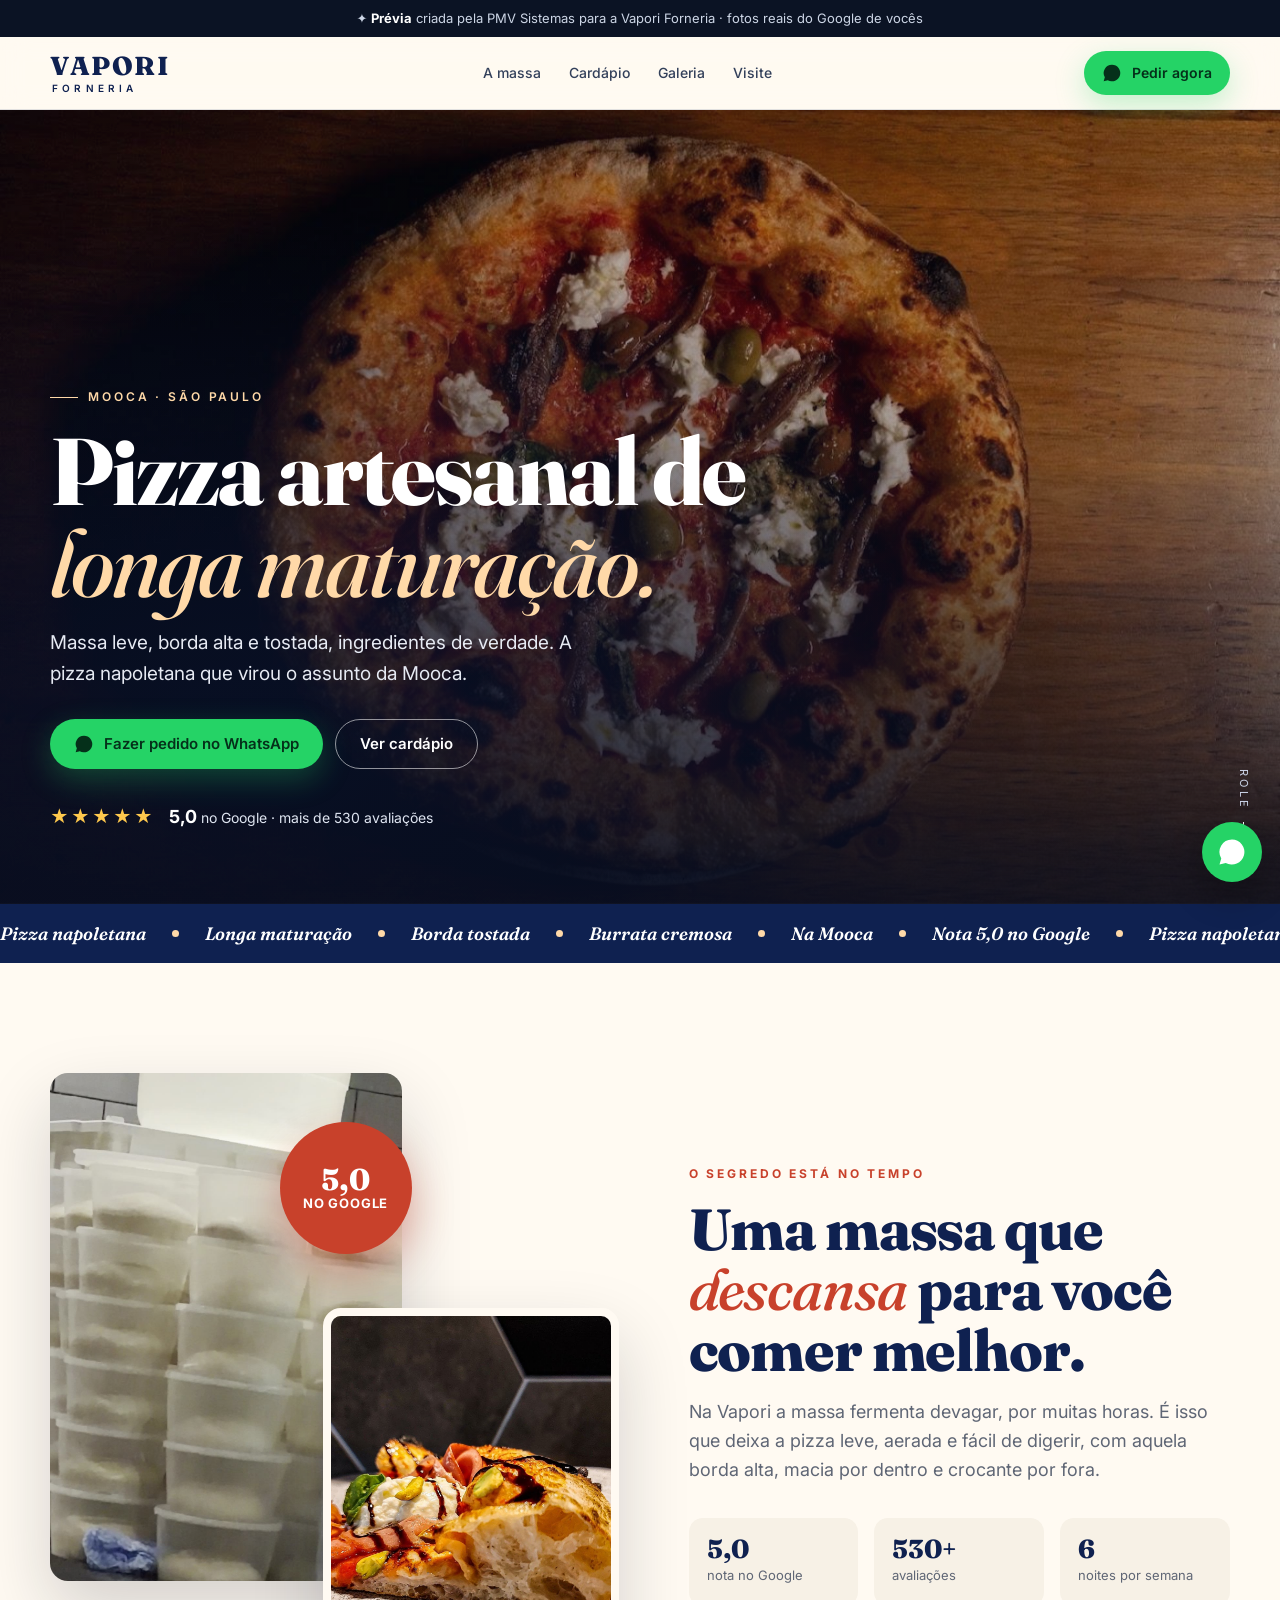
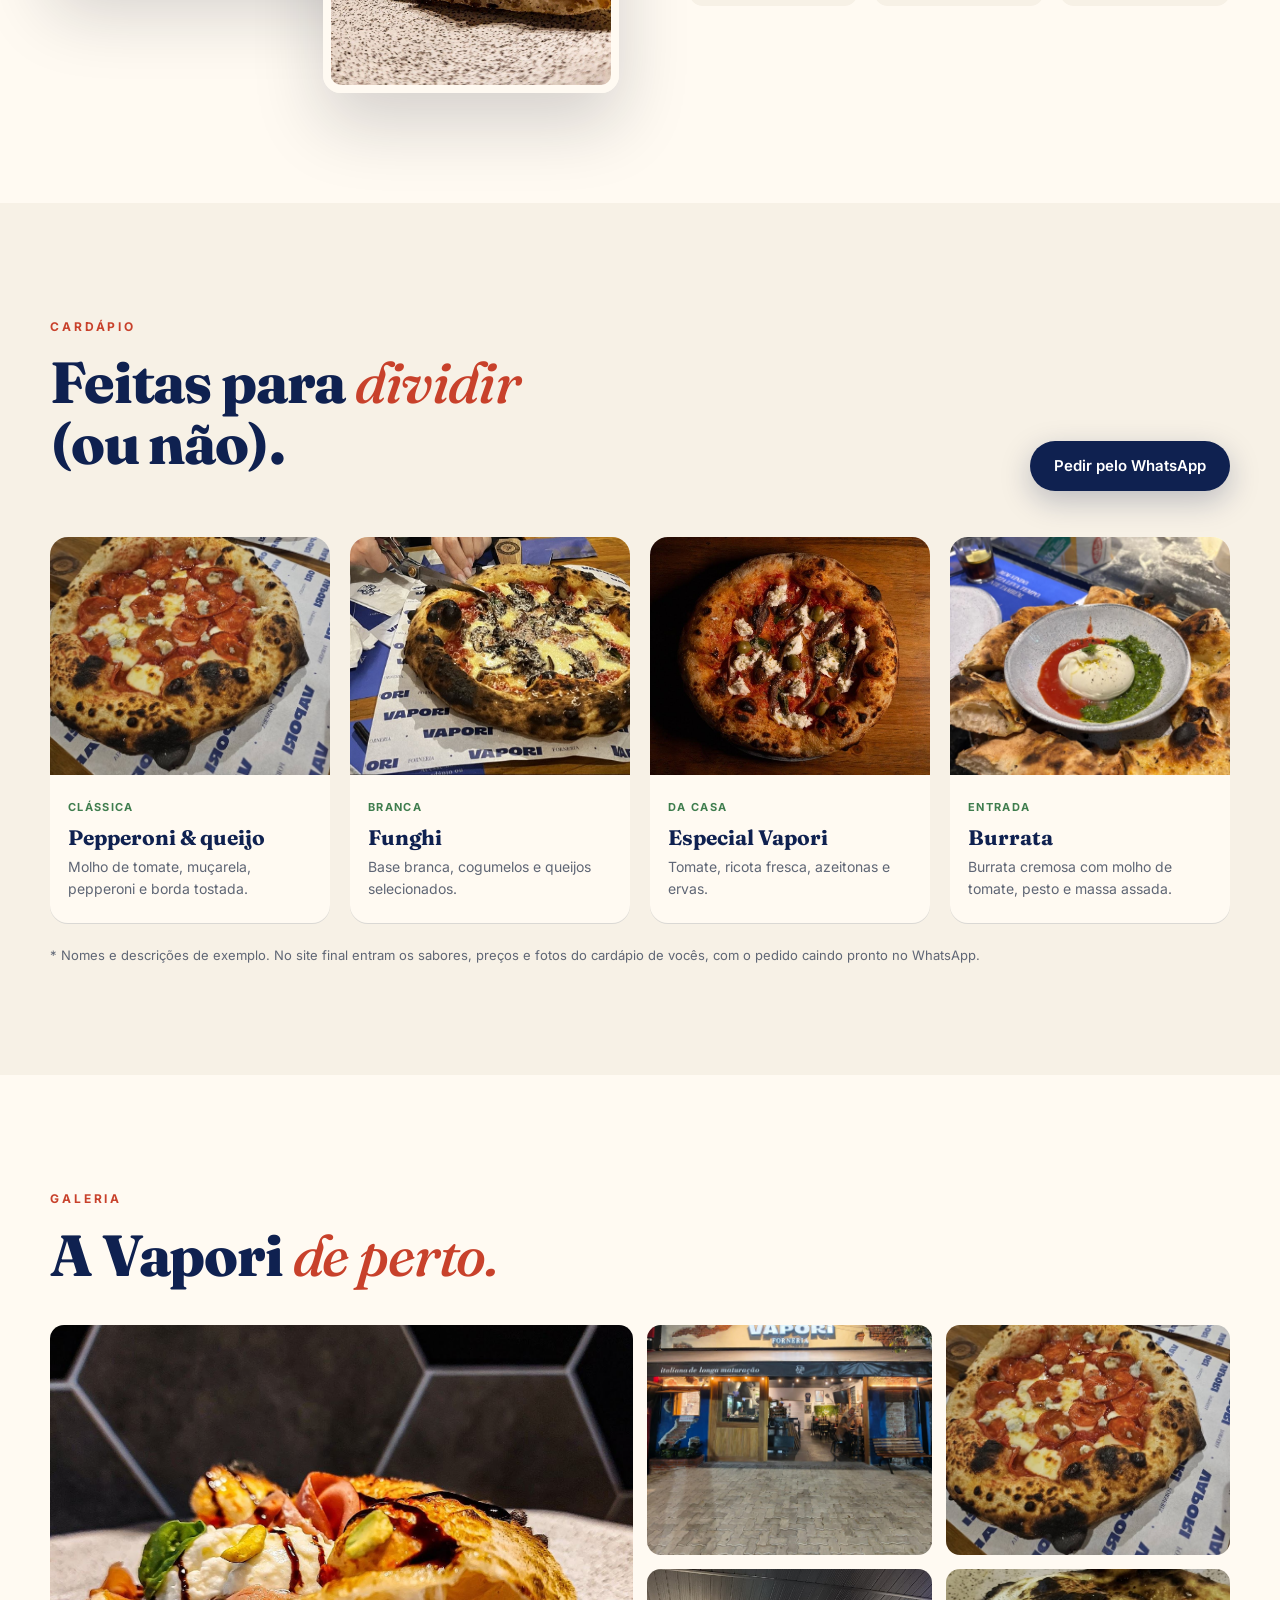
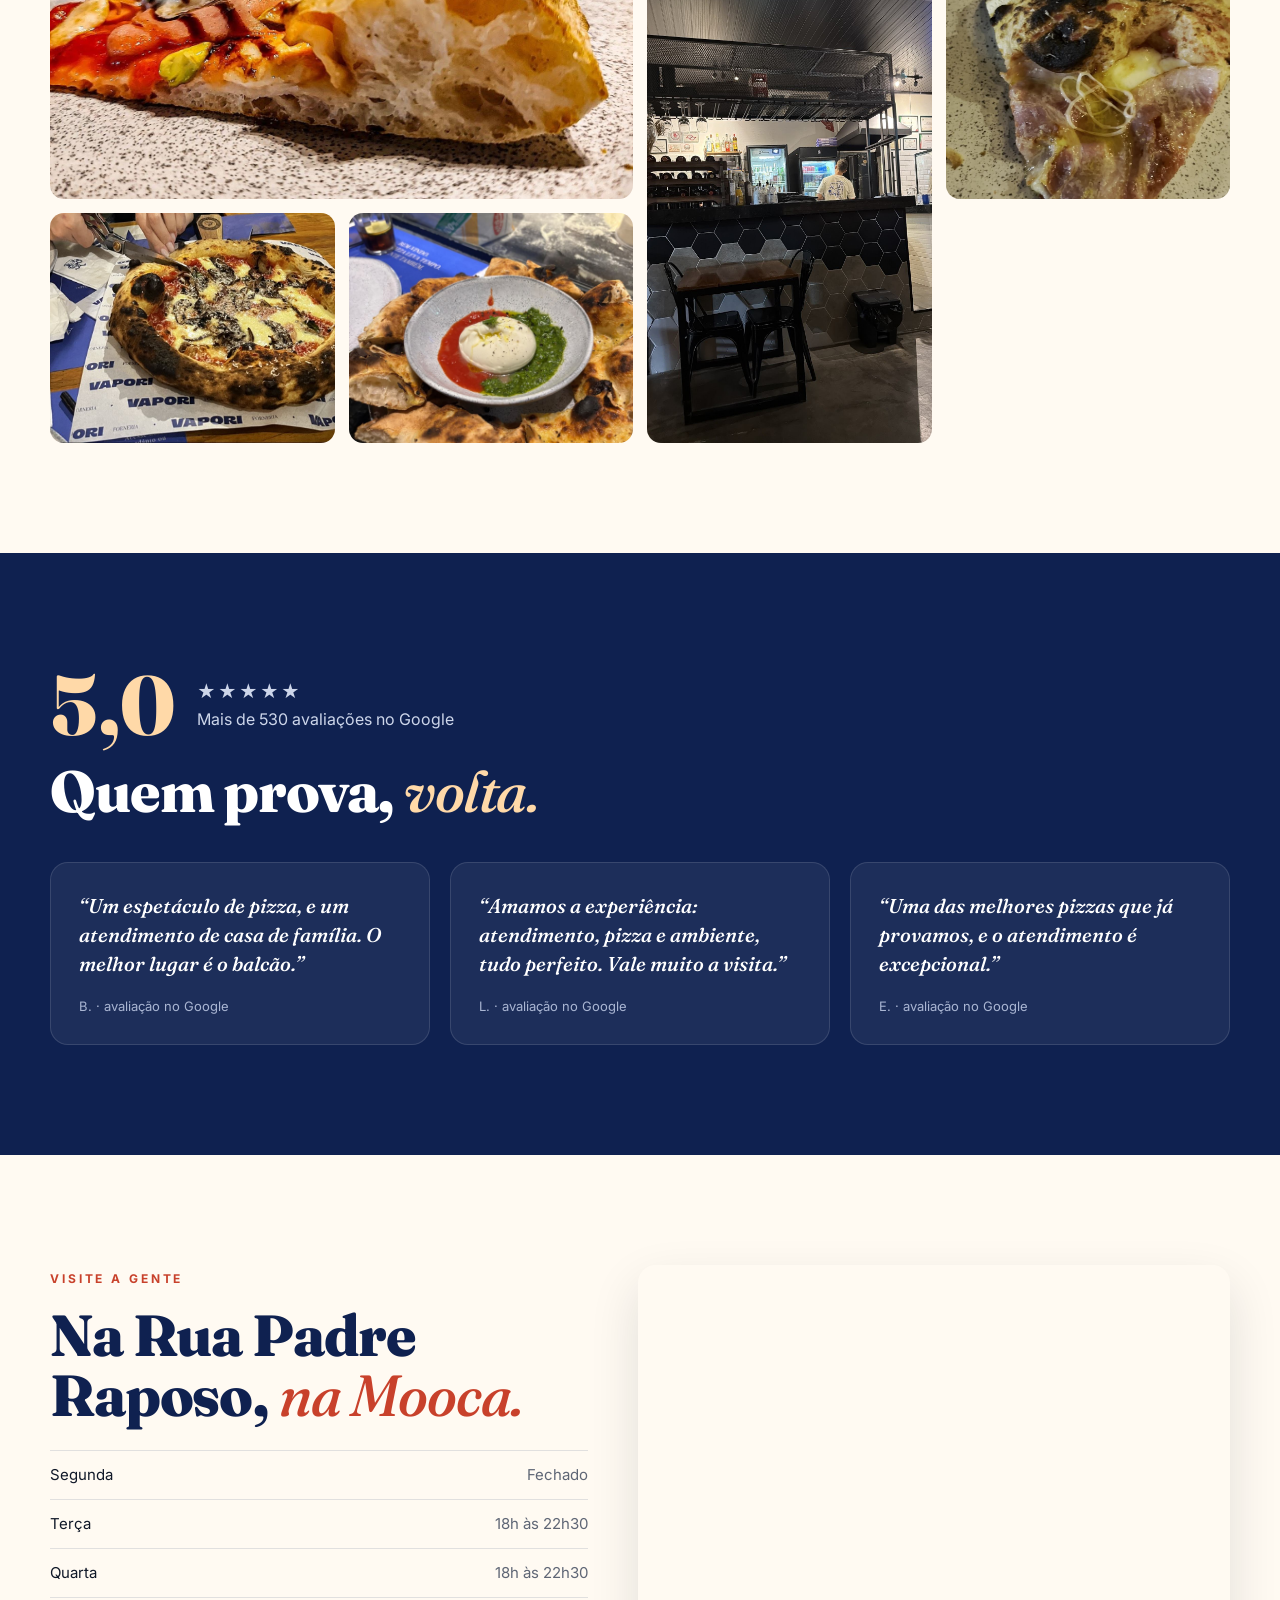
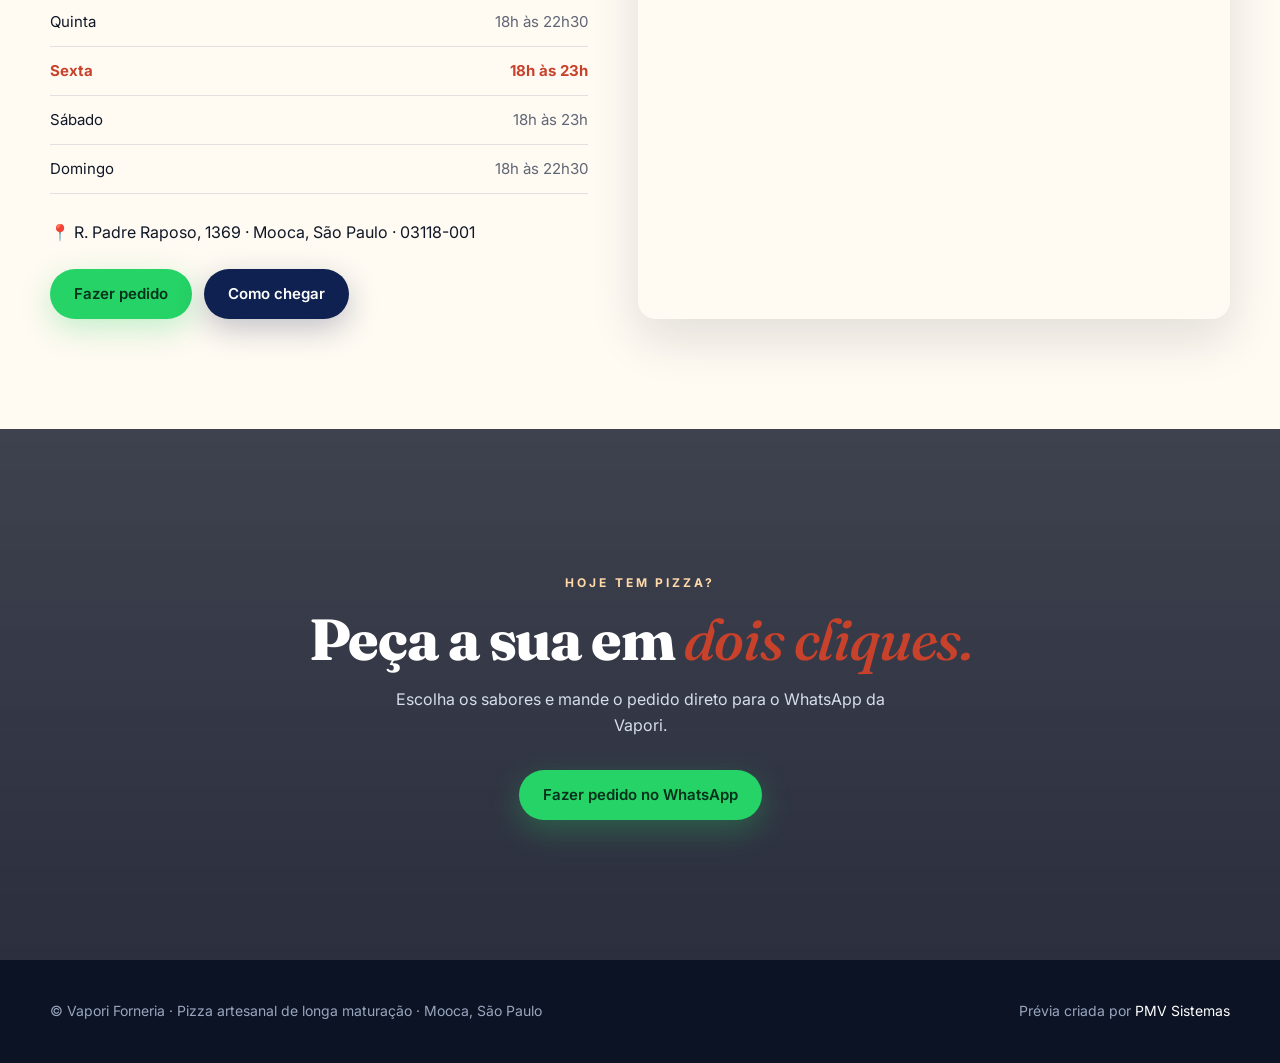
<file: previas/vapori/index.html>
<!doctype html>
<html lang="pt-BR">
<head>
<meta charset="utf-8">
<meta name="viewport" content="width=device-width,initial-scale=1,viewport-fit=cover">
<meta name="robots" content="noindex,nofollow">
<title>Vapori Forneria · Pizza artesanal de longa maturação na Mooca</title>
<meta name="description" content="Pizza napoletana artesanal de longa maturação na Mooca, São Paulo. Nota 5,0 no Google com mais de 500 avaliações.">
<meta property="og:title" content="Vapori Forneria · Pizza artesanal na Mooca">
<meta property="og:description" content="Prévia de site criada pela PMV Sistemas para a Vapori Forneria.">
<meta property="og:image" content="https://eduardodefreitas.github.io/PMV-SITE3/previas/vapori/img/hero.jpg">
<link rel="preconnect" href="https://fonts.googleapis.com"><link rel="preconnect" href="https://fonts.gstatic.com" crossorigin>
<link href="https://fonts.googleapis.com/css2?family=Fraunces:ital,opsz,wght@0,9..144,500;0,9..144,700;0,9..144,800;1,9..144,500&family=Inter:wght@400;500;600;700&display=swap" rel="stylesheet">
<style>
:root{--navy:#0f2150;--navy-2:#16306f;--ink:#101828;--cream:#f7f1e6;--cream-2:#efe5d3;--paper:#fffaf2;--tomato:#c8412b;--basil:#3f7d4e;--muted:#5f6675;--line:rgba(15,33,80,.12);--r:18px}
*{box-sizing:border-box;margin:0;padding:0}
html{scroll-behavior:smooth}
body{font:16px/1.6 Inter,system-ui,sans-serif;color:var(--ink);background:var(--paper);-webkit-font-smoothing:antialiased;overflow-x:hidden}
img{display:block;max-width:100%}
a{color:inherit;text-decoration:none}
.wrap{width:min(1180px,100% - 40px);margin-inline:auto}
.serif{font-family:Fraunces,Georgia,serif}

/* barra de prévia */
.pv{background:#0b1324;color:#cdd6e6;font-size:13px;text-align:center;padding:8px 16px}
.pv b{color:#fff}

/* header */
.hd{position:sticky;top:0;z-index:50;background:rgba(255,250,242,.86);backdrop-filter:blur(14px);-webkit-backdrop-filter:blur(14px);border-bottom:1px solid var(--line)}
.hd .wrap{display:flex;align-items:center;justify-content:space-between;height:72px}
.logo{display:flex;flex-direction:column;line-height:1}
.logo b{font:800 26px/1 Fraunces,serif;letter-spacing:.06em;color:var(--navy)}
.logo span{font-size:10px;letter-spacing:.42em;color:var(--navy);margin-top:4px;padding-left:2px;font-weight:600}
.nav{display:flex;gap:28px;font-size:14px;font-weight:500;color:#33405a}
.nav a{position:relative}.nav a:after{content:'';position:absolute;left:0;bottom:-4px;width:100%;height:2px;background:var(--tomato);transform:scaleX(0);transform-origin:left;transition:transform .3s}
.nav a:hover:after{transform:scaleX(1)}
.btn{display:inline-flex;align-items:center;justify-content:center;gap:10px;height:50px;padding:0 24px;border-radius:999px;font-weight:600;font-size:15px;transition:transform .2s,box-shadow .2s,background .2s;white-space:nowrap}
.btn:hover{transform:translateY(-2px)}
.btn-wa{background:#25d366;color:#05301a;box-shadow:0 10px 30px rgba(37,211,102,.28)}
.btn-navy{background:var(--navy);color:#fff;box-shadow:0 10px 30px rgba(15,33,80,.25)}
.btn-ghost{border:1.5px solid rgba(255,255,255,.55);color:#fff}
.btn svg{width:20px;height:20px}
.hd .btn{height:44px;padding:0 18px;font-size:14px}

/* hero */
.hero{position:relative;min-height:calc(100svh - 106px);display:flex;align-items:flex-end;color:#fff;overflow:hidden;isolation:isolate}
.hero-bg{position:absolute;inset:0;z-index:-2;background:url(img/hero.jpg) center/cover;animation:kb 22s ease-out both}
@keyframes kb{from{transform:scale(1.14)}to{transform:scale(1)}}
.hero:before{content:'';position:absolute;inset:0;z-index:-1;background:linear-gradient(180deg,rgba(8,14,32,.25) 0%,rgba(8,14,32,.35) 40%,rgba(8,14,32,.88) 100%),radial-gradient(ellipse at 20% 80%,rgba(15,33,80,.55),transparent 60%)}
.hero .wrap{padding:0 0 72px}
.kicker{display:inline-flex;align-items:center;gap:10px;font-size:12px;font-weight:600;letter-spacing:.24em;text-transform:uppercase;color:#ffd9a8}
.kicker:before{content:'';width:28px;height:1px;background:currentColor}
.hero h1{font:800 clamp(44px,7.4vw,96px)/.98 Fraunces,serif;letter-spacing:-.02em;margin:18px 0 18px;max-width:900px}
.hero h1 em{font-style:italic;font-weight:500;color:#ffd9a8}
.hero p{font-size:clamp(16px,1.6vw,19px);max-width:560px;color:#e6eaf3}
.hero .cta{display:flex;flex-wrap:wrap;gap:12px;margin-top:30px}
.proof{display:flex;align-items:center;gap:14px;margin-top:34px;font-size:14px;color:#dfe5f1}
.stars{color:#ffc94d;letter-spacing:2px;font-size:18px}
.proof b{color:#fff;font-size:18px}
.scroll-cue{position:absolute;right:28px;bottom:28px;writing-mode:vertical-rl;font-size:11px;letter-spacing:.3em;color:#c9d2e6;display:flex;align-items:center;gap:12px}
.scroll-cue:after{content:'';width:1px;height:54px;background:linear-gradient(#fff,transparent);animation:drip 2s infinite}
@keyframes drip{0%{transform:scaleY(0);transform-origin:top}50%{transform:scaleY(1);transform-origin:top}51%{transform-origin:bottom}100%{transform:scaleY(0);transform-origin:bottom}}

/* faixa */
.ribbon{background:var(--navy);color:#fff;overflow:hidden;padding:18px 0}
.ribbon-track{display:flex;width:max-content;animation:mq 30s linear infinite}
.ribbon span{display:inline-flex;align-items:center;gap:26px;padding-right:26px;font:600 18px Fraunces,serif;font-style:italic;white-space:nowrap}
.ribbon i{width:7px;height:7px;border-radius:50%;background:#ffd9a8}
@keyframes mq{to{transform:translateX(-50%)}}

/* seções */
section{padding:110px 0}
.eyebrow{font-size:12px;font-weight:700;letter-spacing:.24em;text-transform:uppercase;color:var(--tomato)}
h2{font:800 clamp(34px,4.6vw,58px)/1.04 Fraunces,serif;letter-spacing:-.02em;color:var(--navy);margin:14px 0 18px}
h2 em{font-style:italic;font-weight:500;color:var(--tomato)}
.lead{font-size:18px;color:var(--muted);max-width:560px}

/* massa */
.dough{display:grid;grid-template-columns:1.05fr 1fr;gap:70px;align-items:center}
.dough-media{position:relative;height:620px}
.dough-media img{position:absolute;object-fit:cover;border-radius:var(--r);box-shadow:0 30px 70px rgba(16,24,40,.18)}
.dm-1{left:0;top:0;width:62%;height:82%}
.dm-2{right:0;bottom:0;width:52%;height:62%;border:8px solid var(--paper)}
.badge{position:absolute;left:52%;top:8%;transform:translateX(-50%);width:132px;height:132px;border-radius:50%;background:var(--tomato);color:#fff;display:grid;place-items:center;text-align:center;font:700 13px/1.25 Inter;letter-spacing:.06em;text-transform:uppercase;box-shadow:0 18px 40px rgba(200,65,43,.4);animation:spin 26s linear infinite}
.badge b{display:block;font:800 30px/1 Fraunces,serif;letter-spacing:0;text-transform:none}
@keyframes spin{to{transform:translateX(-50%) rotate(360deg)}}
.facts{display:grid;grid-template-columns:repeat(3,1fr);gap:16px;margin-top:34px}
.fact{background:var(--cream);border-radius:14px;padding:18px}
.fact b{display:block;font:800 26px/1 Fraunces,serif;color:var(--navy)}
.fact span{font-size:13px;color:var(--muted)}

/* cardápio */
.menu{background:var(--cream)}
.menu-head{display:flex;justify-content:space-between;align-items:end;gap:30px;flex-wrap:wrap;margin-bottom:46px}
.cards{display:grid;grid-template-columns:repeat(4,1fr);gap:20px}
.card{background:var(--paper);border-radius:var(--r);overflow:hidden;box-shadow:0 1px 0 var(--line);transition:transform .35s,box-shadow .35s}
.card:hover{transform:translateY(-6px);box-shadow:0 24px 50px rgba(16,24,40,.14)}
.card figure{aspect-ratio:4/3.4;overflow:hidden}
.card img{width:100%;height:100%;object-fit:cover;transition:transform .8s}
.card:hover img{transform:scale(1.07)}
.card div{padding:18px 18px 22px}
.card h3{font:700 21px/1.2 Fraunces,serif;color:var(--navy)}
.card p{font-size:14px;color:var(--muted);margin-top:6px}
.tag{display:inline-block;font-size:11px;font-weight:700;letter-spacing:.12em;text-transform:uppercase;color:var(--basil);margin-bottom:8px}
.note{font-size:13px;color:var(--muted);margin-top:22px}

/* galeria */
.gal{display:grid;grid-template-columns:repeat(4,1fr);grid-auto-rows:230px;gap:14px}
.gal figure{border-radius:14px;overflow:hidden;position:relative}
.gal img{width:100%;height:100%;object-fit:cover;transition:transform .8s}
.gal figure:hover img{transform:scale(1.06)}
.g1{grid-column:span 2;grid-row:span 2}.g4{grid-row:span 2}

/* depoimentos */
.reviews{background:var(--navy);color:#fff}
.reviews h2{color:#fff}.reviews h2 em{color:#ffd9a8}
.rv-grid{display:grid;grid-template-columns:repeat(3,1fr);gap:20px;margin-top:40px}
.rv{background:rgba(255,255,255,.06);border:1px solid rgba(255,255,255,.12);border-radius:var(--r);padding:28px}
.rv p{font:500 20px/1.45 Fraunces,serif;font-style:italic}
.rv small{display:block;margin-top:18px;color:#aab6d3;font-size:13px}
.big-score{display:flex;align-items:center;gap:22px;flex-wrap:wrap}
.big-score b{font:800 84px/1 Fraunces,serif;color:#ffd9a8}
.big-score span{color:#cdd6ea}

/* visita */
.visit{display:grid;grid-template-columns:1fr 1.1fr;gap:50px;align-items:stretch}
.hours{list-style:none;margin-top:24px;border-top:1px solid var(--line)}
.hours li{display:flex;justify-content:space-between;padding:12px 0;border-bottom:1px solid var(--line);font-size:15px}
.hours li.today{color:var(--tomato);font-weight:700}
.hours li span:last-child{color:var(--muted)}.hours li.today span:last-child{color:var(--tomato)}
.addr{margin-top:26px;font-size:16px}
.map{border-radius:var(--r);overflow:hidden;min-height:420px;box-shadow:0 20px 50px rgba(16,24,40,.12)}
.map iframe{width:100%;height:100%;min-height:420px;border:0}

/* cta final */
.final{position:relative;color:#fff;text-align:center;padding:140px 0;overflow:hidden;isolation:isolate}
.final:before{content:'';position:absolute;inset:0;z-index:-1;background:linear-gradient(rgba(8,14,32,.78),rgba(8,14,32,.86)),url(img/salao.jpg) center/cover fixed}
.final h2{color:#fff;margin-inline:auto;max-width:760px}
.final p{color:#d6ddeb;max-width:520px;margin:0 auto 32px}

footer{background:#0b1324;color:#9aa6bf;font-size:14px;padding:40px 0}
footer .wrap{display:flex;justify-content:space-between;gap:20px;flex-wrap:wrap}
footer a{color:#fff}

/* WhatsApp flutuante */
.wa{position:fixed;right:18px;bottom:calc(18px + env(safe-area-inset-bottom));z-index:60;width:60px;height:60px;border-radius:50%;background:#25d366;display:grid;place-items:center;box-shadow:0 14px 34px rgba(0,0,0,.28);animation:pulse 2.6s infinite}
.wa svg{width:30px;height:30px;fill:#fff}
@keyframes pulse{0%{box-shadow:0 0 0 0 rgba(37,211,102,.55),0 14px 34px rgba(0,0,0,.28)}70%{box-shadow:0 0 0 18px rgba(37,211,102,0),0 14px 34px rgba(0,0,0,.28)}100%{box-shadow:0 0 0 0 rgba(37,211,102,0),0 14px 34px rgba(0,0,0,.28)}}

/* animações de entrada */
.rv-in{opacity:0;transform:translateY(28px);transition:opacity .9s ease,transform .9s cubic-bezier(.2,.7,.2,1)}
.rv-in.on{opacity:1;transform:none}

@media(max-width:980px){
  .nav{display:none}
  .dough,.visit{grid-template-columns:1fr;gap:40px}
  .dough-media{height:480px}
  .cards{grid-template-columns:repeat(2,1fr)}
  .rv-grid{grid-template-columns:1fr}
  .gal{grid-template-columns:repeat(2,1fr);grid-auto-rows:180px}
  .g4{grid-row:span 1}
}
@media(max-width:600px){
  section{padding:76px 0}
  .wrap{width:calc(100% - 32px)}
  .hd .btn span{display:none}.hd .btn{width:44px;padding:0}
  .hero .wrap{padding-bottom:48px}
  .hero .btn{flex:1 1 100%}
  .scroll-cue{display:none}
  .proof{padding-right:72px}
  .dough-media{height:400px}
  .badge{width:104px;height:104px;font-size:11px}.badge b{font-size:24px}
  .facts{grid-template-columns:1fr 1fr 1fr;gap:8px}.fact{padding:12px}.fact b{font-size:20px}
  .cards{grid-template-columns:1fr 1fr;gap:12px}.card div{padding:12px 12px 16px}.card h3{font-size:17px}.card p{font-size:13px}
  .big-score b{font-size:64px}
  .final:before{background-attachment:scroll}
}
@media(prefers-reduced-motion:reduce){*{animation:none!important;transition:none!important}.rv-in{opacity:1;transform:none}}
</style>
</head>
<body>

<div class="pv">✦ <b>Prévia</b> criada pela PMV Sistemas para a Vapori Forneria · fotos reais do Google de vocês</div>

<header class="hd">
  <div class="wrap">
    <a href="#" class="logo" aria-label="Vapori Forneria"><b>VAPORI</b><span>FORNERIA</span></a>
    <nav class="nav"><a href="#massa">A massa</a><a href="#cardapio">Cardápio</a><a href="#galeria">Galeria</a><a href="#visite">Visite</a></nav>
    <a class="btn btn-wa" data-wa href="#"><svg viewBox="0 0 24 24" fill="currentColor"><path d="M17.5 14.4c-.3-.1-1.8-.9-2-1-.3-.1-.5-.1-.7.1-.2.3-.8 1-.9 1.2-.2.2-.3.2-.6.1-.3-.1-1.3-.5-2.4-1.5-.9-.8-1.5-1.8-1.7-2.1-.2-.3 0-.5.1-.6l.4-.5c.2-.2.2-.3.3-.5.1-.2 0-.4 0-.5l-.9-2.2c-.2-.6-.5-.5-.7-.5h-.6c-.2 0-.5.1-.8.4-.3.3-1 1-1 2.5s1.1 2.9 1.2 3.1c.1.2 2.1 3.2 5.1 4.5.7.3 1.3.5 1.7.6.7.2 1.4.2 1.9.1.6-.1 1.8-.7 2-1.4.2-.7.2-1.3.2-1.4-.1-.1-.3-.2-.6-.3zM12 2a10 10 0 0 0-8.6 15.1L2 22l5-1.3A10 10 0 1 0 12 2z"/></svg><span>Pedir agora</span></a>
  </div>
</header>

<section class="hero" style="padding:0">
  <div class="hero-bg" role="img" aria-label="Pizza napoletana da Vapori Forneria"></div>
  <div class="wrap">
    <span class="kicker">Mooca · São Paulo</span>
    <h1>Pizza artesanal de <em>longa maturação.</em></h1>
    <p>Massa leve, borda alta e tostada, ingredientes de verdade. A pizza napoletana que virou o assunto da Mooca.</p>
    <div class="cta">
      <a class="btn btn-wa" data-wa href="#"><svg viewBox="0 0 24 24" fill="currentColor"><path d="M17.5 14.4c-.3-.1-1.8-.9-2-1-.3-.1-.5-.1-.7.1-.2.3-.8 1-.9 1.2-.2.2-.3.2-.6.1-.3-.1-1.3-.5-2.4-1.5-.9-.8-1.5-1.8-1.7-2.1-.2-.3 0-.5.1-.6l.4-.5c.2-.2.2-.3.3-.5.1-.2 0-.4 0-.5l-.9-2.2c-.2-.6-.5-.5-.7-.5h-.6c-.2 0-.5.1-.8.4-.3.3-1 1-1 2.5s1.1 2.9 1.2 3.1c.1.2 2.1 3.2 5.1 4.5.7.3 1.3.5 1.7.6.7.2 1.4.2 1.9.1.6-.1 1.8-.7 2-1.4.2-.7.2-1.3.2-1.4-.1-.1-.3-.2-.6-.3zM12 2a10 10 0 0 0-8.6 15.1L2 22l5-1.3A10 10 0 1 0 12 2z"/></svg>Fazer pedido no WhatsApp</a>
      <a class="btn btn-ghost" href="#cardapio">Ver cardápio</a>
    </div>
    <div class="proof"><span class="stars">★★★★★</span><span><b>5,0</b> no Google · mais de 530 avaliações</span></div>
  </div>
  <div class="scroll-cue">ROLE</div>
</section>

<div class="ribbon" aria-hidden="true"><div class="ribbon-track">
  <span>Pizza napoletana<i></i></span><span>Longa maturação<i></i></span><span>Borda tostada<i></i></span><span>Burrata cremosa<i></i></span><span>Na Mooca<i></i></span><span>Nota 5,0 no Google<i></i></span>
  <span>Pizza napoletana<i></i></span><span>Longa maturação<i></i></span><span>Borda tostada<i></i></span><span>Burrata cremosa<i></i></span><span>Na Mooca<i></i></span><span>Nota 5,0 no Google<i></i></span>
</div></div>

<section id="massa">
  <div class="wrap dough">
    <div class="dough-media rv-in">
      <img class="dm-1" src="img/massa.jpg" alt="Massas da Vapori descansando antes de virar pizza" loading="lazy">
      <img class="dm-2" src="img/pizza-3.jpg" alt="Fatia de pizza com burrata e presunto cru" loading="lazy">
      <div class="badge"><div><b>5,0</b>no Google</div></div>
    </div>
    <div class="rv-in">
      <span class="eyebrow">O segredo está no tempo</span>
      <h2>Uma massa que <em>descansa</em> para você comer melhor.</h2>
      <p class="lead">Na Vapori a massa fermenta devagar, por muitas horas. É isso que deixa a pizza leve, aerada e fácil de digerir, com aquela borda alta, macia por dentro e crocante por fora.</p>
      <div class="facts">
        <div class="fact"><b>5,0</b><span>nota no Google</span></div>
        <div class="fact"><b>530+</b><span>avaliações</span></div>
        <div class="fact"><b>6</b><span>noites por semana</span></div>
      </div>
    </div>
  </div>
</section>

<section class="menu" id="cardapio">
  <div class="wrap">
    <div class="menu-head rv-in">
      <div><span class="eyebrow">Cardápio</span><h2>Feitas para <em>dividir</em><br>(ou não).</h2></div>
      <a class="btn btn-navy" data-wa href="#">Pedir pelo WhatsApp</a>
    </div>
    <div class="cards">
      <article class="card rv-in"><figure><img src="img/pizza-2.jpg" alt="Pizza de pepperoni com queijo" loading="lazy"></figure><div><span class="tag">Clássica</span><h3>Pepperoni & queijo</h3><p>Molho de tomate, muçarela, pepperoni e borda tostada.</p></div></article>
      <article class="card rv-in"><figure><img src="img/pizza-1.jpg" alt="Pizza branca com cogumelos" loading="lazy"></figure><div><span class="tag">Branca</span><h3>Funghi</h3><p>Base branca, cogumelos e queijos selecionados.</p></div></article>
      <article class="card rv-in"><figure><img src="img/hero.jpg" alt="Pizza com ricota e azeitonas" loading="lazy"></figure><div><span class="tag">Da casa</span><h3>Especial Vapori</h3><p>Tomate, ricota fresca, azeitonas e ervas.</p></div></article>
      <article class="card rv-in"><figure><img src="img/burrata.jpg" alt="Burrata com molho e pesto acompanhada de pães" loading="lazy"></figure><div><span class="tag">Entrada</span><h3>Burrata</h3><p>Burrata cremosa com molho de tomate, pesto e massa assada.</p></div></article>
    </div>
    <p class="note">* Nomes e descrições de exemplo. No site final entram os sabores, preços e fotos do cardápio de vocês, com o pedido caindo pronto no WhatsApp.</p>
  </div>
</section>

<section id="galeria">
  <div class="wrap">
    <div class="rv-in" style="margin-bottom:40px"><span class="eyebrow">Galeria</span><h2>A Vapori <em>de perto.</em></h2></div>
    <div class="gal">
      <figure class="g1 rv-in"><img src="img/pizza-3.jpg" alt="Fatia de pizza com burrata" loading="lazy"></figure>
      <figure class="rv-in"><img src="img/fachada.jpg" alt="Fachada da Vapori Forneria" loading="lazy"></figure>
      <figure class="rv-in"><img src="img/pizza-2.jpg" alt="Pizza de pepperoni" loading="lazy"></figure>
      <figure class="g4 rv-in"><img src="img/salao.jpg" alt="Salão e balcão da Vapori" loading="lazy"></figure>
      <figure class="rv-in"><img src="img/fatia.jpg" alt="Fatia de pizza" loading="lazy"></figure>
      <figure class="rv-in"><img src="img/pizza-1.jpg" alt="Pizza sendo servida" loading="lazy"></figure>
      <figure class="rv-in"><img src="img/burrata.jpg" alt="Burrata" loading="lazy"></figure>
    </div>
  </div>
</section>

<section class="reviews">
  <div class="wrap">
    <div class="big-score rv-in"><b>5,0</b><span><span class="stars">★★★★★</span><br>Mais de 530 avaliações no Google</span></div>
    <h2 class="rv-in">Quem prova, <em>volta.</em></h2>
    <div class="rv-grid">
      <div class="rv rv-in"><p>“Um espetáculo de pizza, e um atendimento de casa de família. O melhor lugar é o balcão.”</p><small>B. · avaliação no Google</small></div>
      <div class="rv rv-in"><p>“Amamos a experiência: atendimento, pizza e ambiente, tudo perfeito. Vale muito a visita.”</p><small>L. · avaliação no Google</small></div>
      <div class="rv rv-in"><p>“Uma das melhores pizzas que já provamos, e o atendimento é excepcional.”</p><small>E. · avaliação no Google</small></div>
    </div>
  </div>
</section>

<section id="visite">
  <div class="wrap visit">
    <div class="rv-in">
      <span class="eyebrow">Visite a gente</span>
      <h2>Na Rua Padre Raposo, <em>na Mooca.</em></h2>
      <ul class="hours" id="hours">
        <li data-d="1"><span>Segunda</span><span>Fechado</span></li>
        <li data-d="2"><span>Terça</span><span>18h às 22h30</span></li>
        <li data-d="3"><span>Quarta</span><span>18h às 22h30</span></li>
        <li data-d="4"><span>Quinta</span><span>18h às 22h30</span></li>
        <li data-d="5"><span>Sexta</span><span>18h às 23h</span></li>
        <li data-d="6"><span>Sábado</span><span>18h às 23h</span></li>
        <li data-d="0"><span>Domingo</span><span>18h às 22h30</span></li>
      </ul>
      <p class="addr">📍 R. Padre Raposo, 1369 · Mooca, São Paulo · 03118-001</p>
      <div style="display:flex;gap:12px;flex-wrap:wrap;margin-top:24px">
        <a class="btn btn-wa" data-wa href="#">Fazer pedido</a>
        <a class="btn btn-navy" href="https://www.google.com/maps/dir/?api=1&destination=Vapori+Forneria+R.+Padre+Raposo+1369+Mooca+S%C3%A3o+Paulo" target="_blank" rel="noopener">Como chegar</a>
      </div>
    </div>
    <div class="map rv-in"><iframe loading="lazy" title="Mapa da Vapori Forneria" src="https://www.google.com/maps?q=Vapori+Forneria,+R.+Padre+Raposo,+1369+-+Mooca,+S%C3%A3o+Paulo&output=embed"></iframe></div>
  </div>
</section>

<section class="final">
  <div class="wrap">
    <span class="eyebrow" style="color:#ffd9a8">Hoje tem pizza?</span>
    <h2 class="rv-in">Peça a sua em <em>dois cliques.</em></h2>
    <p>Escolha os sabores e mande o pedido direto para o WhatsApp da Vapori.</p>
    <a class="btn btn-wa" data-wa href="#">Fazer pedido no WhatsApp</a>
  </div>
</section>

<footer>
  <div class="wrap">
    <span>© Vapori Forneria · Pizza artesanal de longa maturação · Mooca, São Paulo</span>
    <span>Prévia criada por <a href="https://eduardodefreitas.github.io/PMV-SITE3/" target="_blank" rel="noopener">PMV Sistemas</a></span>
  </div>
</footer>

<a class="wa" data-wa href="#" aria-label="Pedir pelo WhatsApp"><svg viewBox="0 0 24 24"><path d="M17.5 14.4c-.3-.1-1.8-.9-2-1-.3-.1-.5-.1-.7.1-.2.3-.8 1-.9 1.2-.2.2-.3.2-.6.1-.3-.1-1.3-.5-2.4-1.5-.9-.8-1.5-1.8-1.7-2.1-.2-.3 0-.5.1-.6l.4-.5c.2-.2.2-.3.3-.5.1-.2 0-.4 0-.5l-.9-2.2c-.2-.6-.5-.5-.7-.5h-.6c-.2 0-.5.1-.8.4-.3.3-1 1-1 2.5s1.1 2.9 1.2 3.1c.1.2 2.1 3.2 5.1 4.5.7.3 1.3.5 1.7.6.7.2 1.4.2 1.9.1.6-.1 1.8-.7 2-1.4.2-.7.2-1.3.2-1.4-.1-.1-.3-.2-.6-.3zM12 2a10 10 0 0 0-8.6 15.1L2 22l5-1.3A10 10 0 1 0 12 2z"/></svg></a>

<script>
// Links de WhatsApp com mensagem pronta
var WA='https://wa.me/5511993683059?text='+encodeURIComponent('Olá! Vim pelo site da Vapori e quero fazer um pedido 🍕');
document.querySelectorAll('[data-wa]').forEach(function(a){a.href=WA;a.target='_blank';a.rel='noopener'});
// Destaca o dia de hoje no horário
var d=new Date().getDay();var li=document.querySelector('#hours li[data-d="'+d+'"]');if(li)li.classList.add('today');
// Animações de entrada
if('IntersectionObserver' in window){var io=new IntersectionObserver(function(es){es.forEach(function(e){if(e.isIntersecting){e.target.classList.add('on');io.unobserve(e.target)}})},{threshold:.12});
document.querySelectorAll('.rv-in').forEach(function(el,i){el.style.transitionDelay=(i%4)*90+'ms';io.observe(el)})}else document.querySelectorAll('.rv-in').forEach(function(el){el.classList.add('on')});
</script>
</body>
</html>
</file>
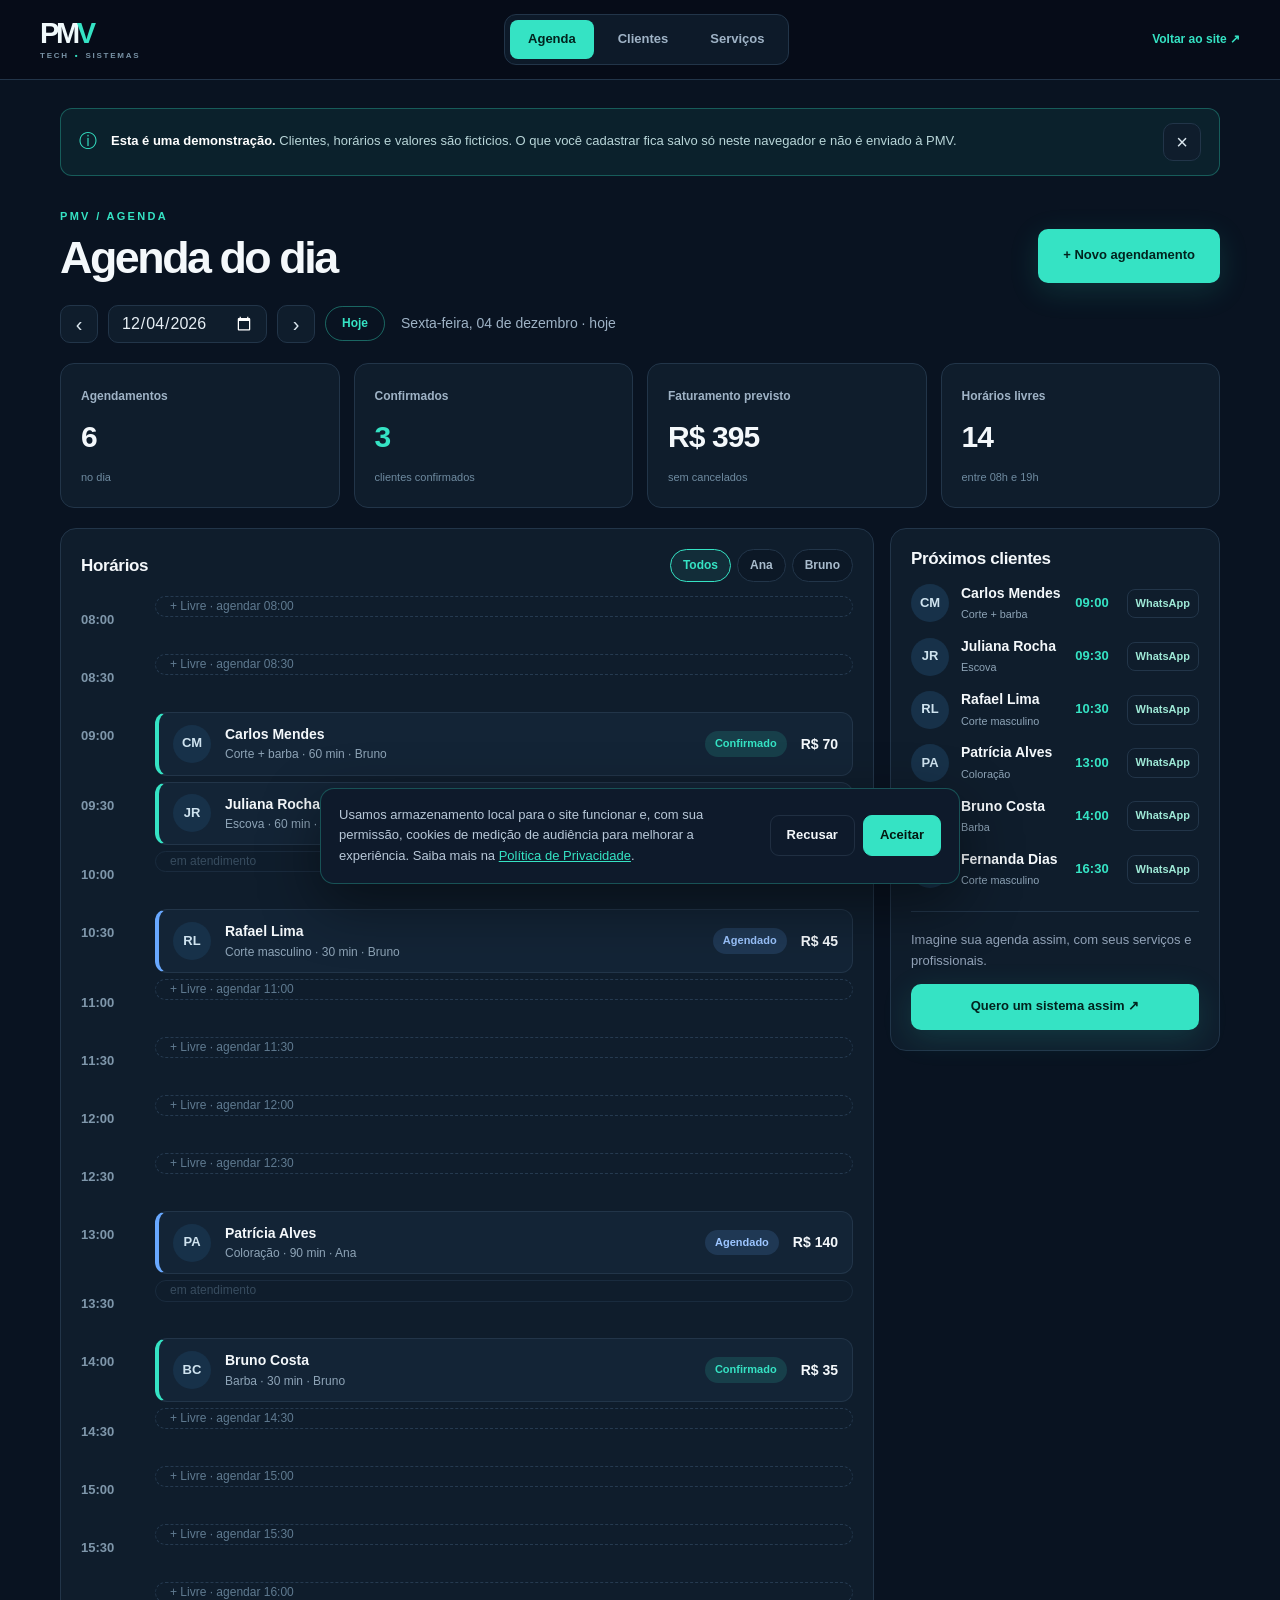
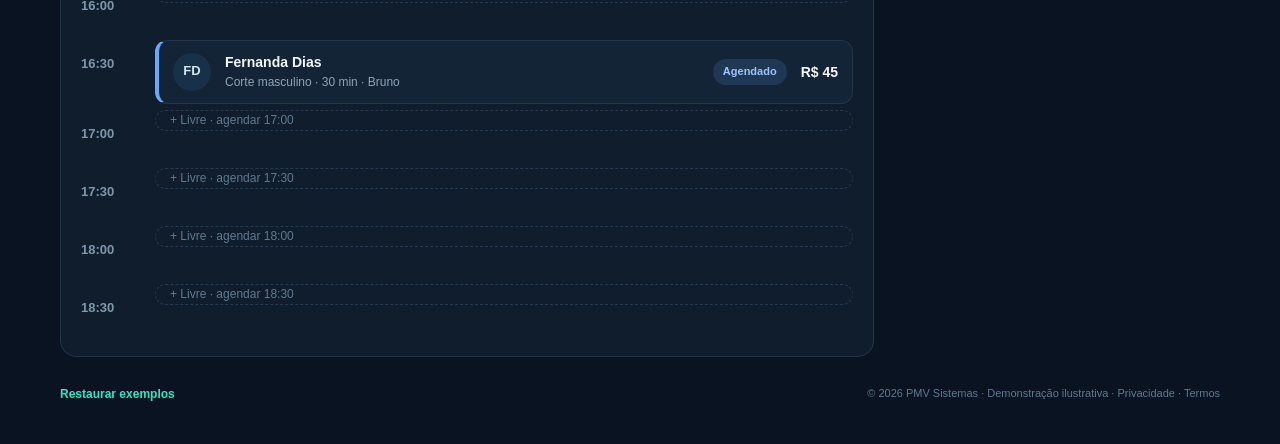
<file: agenda.html>
<!doctype html>
<html lang="pt-BR">
<head>
<meta charset="utf-8">
<meta name="viewport" content="width=device-width,initial-scale=1">
<meta name="theme-color" content="#07101b">
<meta name="description" content="Demonstração interativa de sistema de agenda e clientes da PMV Sistemas. Agende horários, cadastre clientes e serviços e acompanhe o faturamento do dia, direto no navegador.">
<title>Demonstração de Agenda e Clientes | PMV Sistemas</title>
<link rel="canonical" href="https://eduardodefreitas.github.io/PMV-SITE3/agenda.html"><meta property="og:site_name" content="PMV Sistemas"><meta property="og:locale" content="pt_BR"><meta property="og:url" content="https://eduardodefreitas.github.io/PMV-SITE3/agenda.html"><meta property="og:image" content="https://eduardodefreitas.github.io/PMV-SITE3/assets/og-image-v2.jpg"><meta property="og:image:width" content="1200"><meta property="og:image:height" content="630"><meta property="og:image:alt" content="PMV Sistemas — Tecnologia que move negócios"><meta name="twitter:card" content="summary_large_image">
<meta property="og:type" content="website"><meta property="og:title" content="Demonstração de Agenda e Clientes | PMV Sistemas"><meta property="og:description" content="Teste um sistema de agenda: horários, clientes, serviços e faturamento do dia, direto no navegador.">
<link rel="icon" href="assets/favicon.svg" type="image/svg+xml">
<link rel="stylesheet" href="styles.css">
<link rel="stylesheet" href="agenda.css">
<link rel="apple-touch-icon" href="assets/apple-touch-icon.png">
<script src="agenda.js" defer></script>
<script src="consent.js" defer></script>
</head>
<body class="ag-body">
<header class="ag-top">
  <a class="brand" href="index.html" aria-label="PMV Sistemas - voltar ao site"><span class="brand-letter">PM<span>V</span></span><span class="brand-caption">TECH<span>•</span>SISTEMAS</span></a>
  <nav class="ag-tabs" role="tablist" aria-label="Seções da demonstração">
    <button class="ag-tab active" role="tab" aria-selected="true" data-view="agenda">Agenda</button>
    <button class="ag-tab" role="tab" aria-selected="false" data-view="clientes">Clientes</button>
    <button class="ag-tab" role="tab" aria-selected="false" data-view="servicos">Serviços</button>
  </nav>
  <a class="ag-back" href="index.html">Voltar ao site ↗</a>
</header>

<main class="ag-main">
  <div class="ag-note" id="ag-note">
    <span>ⓘ</span>
    <p><strong>Esta é uma demonstração.</strong> Clientes, horários e valores são fictícios. O que você cadastrar fica salvo só neste navegador e não é enviado à PMV.</p>
    <button class="ag-icon-btn" id="note-close" aria-label="Fechar aviso">×</button>
  </div>

  <!-- AGENDA -->
  <section class="ag-view" id="view-agenda">
    <div class="ag-head">
      <div>
        <p class="overline">PMV / AGENDA</p>
        <h1>Agenda do dia</h1>
      </div>
      <button class="btn btn-primary" id="new-appt">+ Novo agendamento</button>
    </div>

    <div class="ag-datebar">
      <button class="ag-icon-btn" id="day-prev" aria-label="Dia anterior">‹</button>
      <input type="date" id="day-input" aria-label="Escolher data">
      <button class="ag-icon-btn" id="day-next" aria-label="Próximo dia">›</button>
      <button class="ag-chip" id="day-today">Hoje</button>
      <span class="ag-datelabel" id="day-label"></span>
    </div>

    <div class="ag-kpis">
      <div class="ag-kpi"><span>Agendamentos</span><b id="k-total">0</b><small>no dia</small></div>
      <div class="ag-kpi"><span>Confirmados</span><b id="k-conf" class="t-teal">0</b><small>clientes confirmados</small></div>
      <div class="ag-kpi"><span>Faturamento previsto</span><b id="k-rev">R$ 0</b><small>sem cancelados</small></div>
      <div class="ag-kpi"><span>Horários livres</span><b id="k-free">0</b><small>entre 08h e 19h</small></div>
    </div>

    <div class="ag-grid">
      <div class="ag-panel">
        <div class="ag-panel-head"><h2>Horários</h2><div class="ag-filter" id="pro-filter"></div></div>
        <ol class="ag-slots" id="slots"></ol>
      </div>
      <aside class="ag-panel ag-side">
        <h2>Próximos clientes</h2>
        <ul class="ag-next" id="next-list"></ul>
        <div class="ag-side-cta">
          <p>Imagine sua agenda assim, com seus serviços e profissionais.</p>
          <a class="btn btn-primary" href="index.html#contato">Quero um sistema assim ↗</a>
        </div>
      </aside>
    </div>
  </section>

  <!-- CLIENTES -->
  <section class="ag-view" id="view-clientes" hidden>
    <div class="ag-head">
      <div><p class="overline">PMV / CLIENTES</p><h1>Clientes</h1></div>
      <button class="btn btn-primary" id="new-client">+ Novo cliente</button>
    </div>
    <div class="ag-panel">
      <input class="ag-search" id="client-search" type="search" placeholder="Buscar por nome ou telefone…" aria-label="Buscar cliente">
      <div class="ag-table-wrap"><table class="ag-table"><thead><tr><th>Cliente</th><th>Telefone</th><th>Visitas</th><th>Último atendimento</th><th>Total gasto</th><th></th></tr></thead><tbody id="client-rows"></tbody></table></div>
    </div>
  </section>

  <!-- SERVIÇOS -->
  <section class="ag-view" id="view-servicos" hidden>
    <div class="ag-head">
      <div><p class="overline">PMV / SERVIÇOS</p><h1>Serviços</h1></div>
      <button class="btn btn-primary" id="new-service">+ Novo serviço</button>
    </div>
    <div class="ag-services" id="service-cards"></div>
  </section>

  <div class="ag-foot">
    <button class="ag-link" id="reset-demo">Restaurar exemplos</button>
    <span>© <span data-year></span> PMV Sistemas · Demonstração ilustrativa · <a href="privacidade.html">Privacidade</a> · <a href="termos.html">Termos</a></span>
  </div>
</main>

<!-- MODAL -->
<dialog class="ag-modal" id="modal">
  <form method="dialog" id="modal-form" class="ag-form">
    <div class="ag-form-head"><h2 id="modal-title">Novo agendamento</h2><button type="button" class="ag-icon-btn" id="modal-close" aria-label="Fechar">×</button></div>
    <div id="modal-body" class="ag-form-body"></div>
    <div class="ag-form-actions">
      <button type="button" class="ag-link danger" id="modal-delete" hidden>Excluir</button>
      <span class="spacer"></span>
      <button type="button" class="btn btn-outline" id="modal-cancel">Cancelar</button>
      <button type="submit" class="btn btn-primary" id="modal-save">Salvar</button>
    </div>
  </form>
</dialog>
<div class="ag-toast" id="toast" role="status" aria-live="polite"></div>
</body>
</html>
</file>
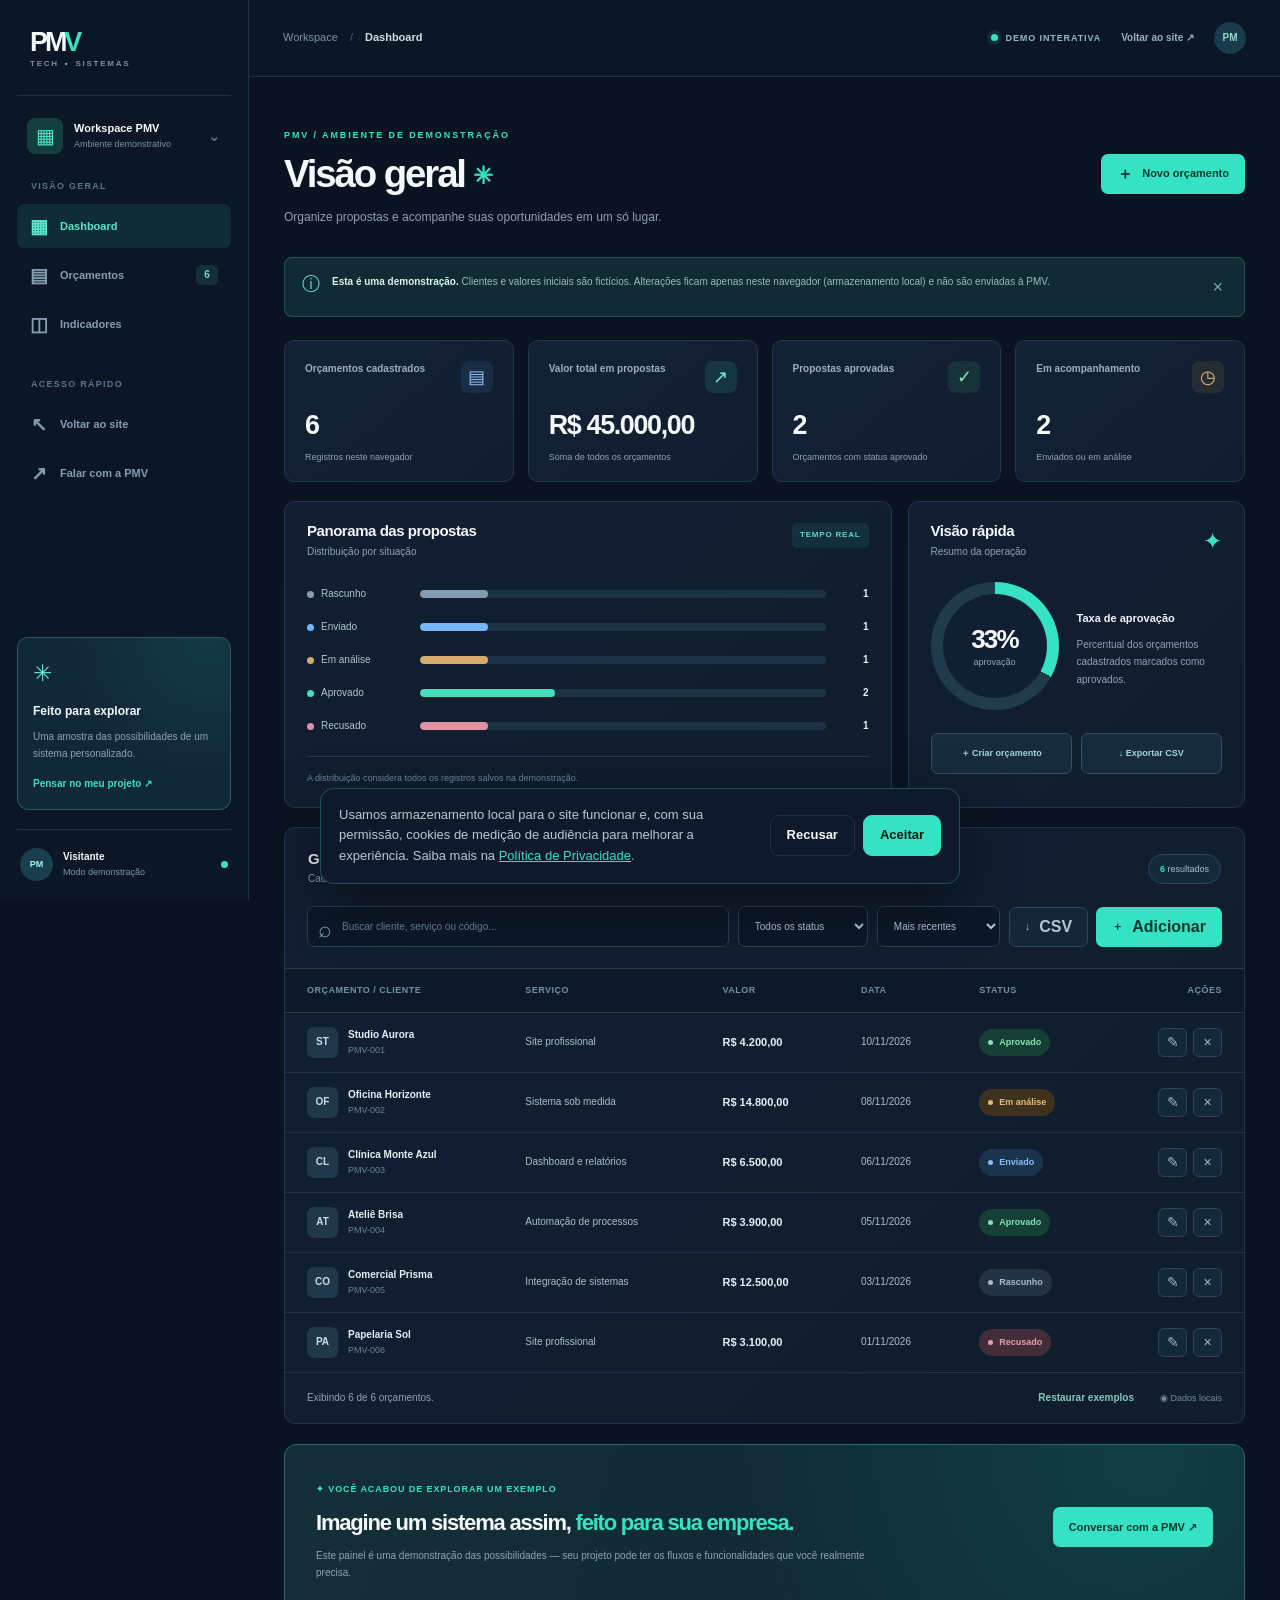
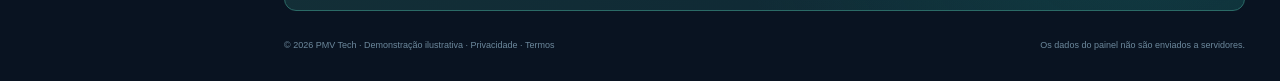
<file: demonstracao.html>
<!doctype html><html lang="pt-BR"><head><meta charset="utf-8"><meta name="viewport" content="width=device-width,initial-scale=1"><meta name="theme-color" content="#07101b"><meta name="description" content="Demonstração interativa de painel de orçamentos da PMV Tech. Cadastre propostas fictícias, filtre, edite e acompanhe indicadores diretamente no seu navegador."><title>Demonstração de Orçamentos | PMV Tech</title><link rel="canonical" href="https://eduardodefreitas.github.io/PMV-SITE3/demonstracao.html"><meta property="og:site_name" content="PMV Sistemas"><meta property="og:locale" content="pt_BR"><meta property="og:url" content="https://eduardodefreitas.github.io/PMV-SITE3/demonstracao.html"><meta property="og:image" content="https://eduardodefreitas.github.io/PMV-SITE3/assets/og-image-v2.jpg"><meta property="og:image:width" content="1200"><meta property="og:image:height" content="630"><meta property="og:image:alt" content="PMV Sistemas — Tecnologia que move negócios"><meta name="twitter:card" content="summary_large_image"><meta property="og:type" content="website"><meta property="og:title" content="Demonstração de Orçamentos | PMV Sistemas"><meta property="og:description" content="Teste um painel de orçamentos: cadastre propostas fictícias, filtre e acompanhe indicadores no navegador."><link rel="icon" href="assets/favicon.svg" type="image/svg+xml"><link rel="stylesheet" href="styles.css"><link rel="apple-touch-icon" href="assets/apple-touch-icon.png"><link rel="stylesheet" href="demo.css"><script src="demo.js" defer></script><script src="consent.js" defer></script></head>
<body class="demo-body">
<a class="skip-link" href="#painel">Ir para o painel</a>
<div class="demo-app">
<aside class="demo-sidebar" id="demo-sidebar" aria-label="Menu da demonstração"><div class="sidebar-brand"><a class="brand" href="index.html" aria-label="PMV Tech - voltar ao site"><span class="brand-letter">PM<span>V</span></span><span class="brand-caption">TECH<span>•</span>SISTEMAS</span></a><button class="sidebar-close" id="sidebar-close" aria-label="Fechar menu">×</button></div><div class="sidebar-workspace"><span class="workspace-logo">▦</span><div><strong>Workspace PMV</strong><small>Ambiente demonstrativo</small></div><span class="workspace-chevron">⌄</span></div>
<div class="sidebar-label">VISÃO GERAL</div><nav class="sidebar-nav" aria-label="Navegação do painel"><a class="side-link active" href="#painel" aria-current="page"><span>▦</span> Dashboard</a><a class="side-link" href="#orcamentos"><span>▤</span> Orçamentos <span class="side-count" id="sidebar-count">0</span></a><a class="side-link" href="#insights"><span>◫</span> Indicadores</a></nav>
<div class="sidebar-label second-label">ACESSO RÁPIDO</div><nav class="sidebar-nav" aria-label="Links externos"><a class="side-link" href="index.html"><span>↖</span> Voltar ao site</a><a class="side-link" href="https://www.instagram.com/pmv_sistemas/" target="_blank" rel="noopener noreferrer"><span>↗</span> Falar com a PMV</a></nav>
<div class="sidebar-bottom"><div class="sidebar-notice"><span>✳</span><strong>Feito para explorar</strong><p>Uma amostra das possibilidades de um sistema personalizado.</p><a href="index.html#contato">Pensar no meu projeto ↗</a></div><div class="sidebar-footer"><span class="profile-icon">PM</span><div><strong>Visitante</strong><small>Modo demonstração</small></div><span class="online-dot"></span></div></div></aside>
<div class="demo-scrim" id="demo-scrim" hidden></div>
<div class="demo-main-wrap"><header class="demo-topbar"><div class="demo-top-left"><button type="button" class="sidebar-open" id="sidebar-open" aria-label="Abrir menu" aria-controls="demo-sidebar" aria-expanded="false">☰</button><span class="breadcrumb">Workspace <span>/</span> <strong>Dashboard</strong></span></div><div class="demo-top-right"><span class="demo-live"><i></i> DEMO INTERATIVA</span><a href="index.html" class="top-back">Voltar ao site ↗</a><span class="top-avatar">PM</span></div></header>
<main class="demo-content" id="painel"><div class="demo-title-line"><div><p class="overline">PMV / AMBIENTE DE DEMONSTRAÇÃO</p><h1>Visão geral <span class="welcome-spark">✳</span></h1><p>Organize propostas e acompanhe suas oportunidades em um só lugar.</p></div><button class="demo-btn demo-btn-primary" id="new-quote-top" type="button"><span>＋</span> Novo orçamento</button></div>
<div class="demo-alert" role="note"><span class="alert-icon">ⓘ</span><p><strong>Esta é uma demonstração.</strong> Clientes e valores iniciais são fictícios. Alterações ficam apenas neste navegador (armazenamento local) e não são enviadas à PMV.</p><button id="dismiss-info" type="button" aria-label="Dispensar aviso">×</button></div>
<div class="demo-stats" aria-label="Indicadores gerais"><article class="stat-card"><div class="stat-card-top"><span>Orçamentos cadastrados</span><span class="stat-icon blue">▤</span></div><strong id="stat-count">0</strong><p>Registros neste navegador</p></article><article class="stat-card"><div class="stat-card-top"><span>Valor total em propostas</span><span class="stat-icon teal">↗</span></div><strong id="stat-value">R$ 0,00</strong><p>Soma de todos os orçamentos</p></article><article class="stat-card"><div class="stat-card-top"><span>Propostas aprovadas</span><span class="stat-icon green">✓</span></div><strong id="stat-approved">0</strong><p>Orçamentos com status aprovado</p></article><article class="stat-card"><div class="stat-card-top"><span>Em acompanhamento</span><span class="stat-icon gold">◷</span></div><strong id="stat-open">0</strong><p>Enviados ou em análise</p></article></div>
<div class="demo-midgrid" id="insights"><section class="dashboard-panel summary-chart"><div class="panel-header"><div><h2>Panorama das propostas</h2><p>Distribuição por situação</p></div><span class="panel-header-meta">TEMPO REAL</span></div><div class="status-bars" id="status-bars" aria-label="Distribuição de orçamentos por status"></div><div class="bar-footnote">A distribuição considera todos os registros salvos na demonstração.</div></section><section class="dashboard-panel quick-panel"><div class="panel-header"><div><h2>Visão rápida</h2><p>Resumo da operação</p></div><span class="quick-emoji">✦</span></div><div class="quick-ring-wrap"><div class="quick-ring" id="approval-ring"><div><strong id="approval-percent">0%</strong><span>aprovação</span></div></div><div class="quick-text"><strong>Taxa de aprovação</strong><p>Percentual dos orçamentos cadastrados marcados como aprovados.</p></div></div><div class="quick-actions"><button id="new-quote-small" type="button">＋ Criar orçamento</button><button id="export-csv-small" type="button">↓ Exportar CSV</button></div></section></div>
<section class="dashboard-panel budget-section" id="orcamentos"><div class="panel-header budget-heading"><div><h2>Gerenciar orçamentos</h2><p>Cadastre, consulte e acompanhe suas propostas.</p></div><div class="budget-count-label"><span id="result-count">0</span> resultados</div></div><div class="budget-toolbar"><label class="search-field"><span class="search-glyph">⌕</span><input id="quote-search" type="search" placeholder="Buscar cliente, serviço ou código..." aria-label="Pesquisar orçamentos"></label><label class="toolbar-select"><span class="sr-only">Filtrar por status</span><select id="status-filter"><option value="todos">Todos os status</option><option value="Rascunho">Rascunho</option><option value="Enviado">Enviado</option><option value="Em análise">Em análise</option><option value="Aprovado">Aprovado</option><option value="Recusado">Recusado</option></select></label><label class="toolbar-select"><span class="sr-only">Ordenar</span><select id="sort-filter"><option value="recentes">Mais recentes</option><option value="antigos">Mais antigos</option><option value="maior">Maior valor</option><option value="menor">Menor valor</option><option value="cliente">Cliente (A–Z)</option></select></label><div class="toolbar-end"><button class="demo-btn demo-btn-subtle" type="button" id="export-csv">↓ <span>CSV</span></button><button class="demo-btn demo-btn-primary" type="button" id="new-quote">＋ <span>Adicionar</span></button></div></div>
<div class="table-scroll"><table class="quote-table"><thead><tr><th>ORÇAMENTO / CLIENTE</th><th>SERVIÇO</th><th>VALOR</th><th>DATA</th><th>STATUS</th><th class="actions-col">AÇÕES</th></tr></thead><tbody id="quote-table-body"></tbody></table></div>
<div class="empty-state" id="empty-state" hidden><span class="empty-icon">⌕</span><h3>Nenhum orçamento encontrado</h3><p>Tente outra pesquisa, ajuste o filtro ou cadastre um novo orçamento.</p><button type="button" id="empty-reset" class="demo-btn demo-btn-subtle">Limpar filtros</button></div><div class="table-bottom"><p>Exibindo <span id="visible-count">0</span> de <span id="total-count">0</span> orçamentos.</p><div class="table-bottom-right"><button type="button" class="text-reset" id="reset-demo">Restaurar exemplos</button><span class="storage-mark">◉ Dados locais</span></div></div></section>
<div class="demo-final-cta"><div><span>✦ VOCÊ ACABOU DE EXPLORAR UM EXEMPLO</span><h2>Imagine um sistema assim, <em>feito para sua empresa.</em></h2><p>Este painel é uma demonstração das possibilidades — seu projeto pode ter os fluxos e funcionalidades que você realmente precisa.</p></div><a href="index.html#contato" class="demo-btn demo-btn-primary">Conversar com a PMV ↗</a></div>
<footer class="demo-footer"><span>© <span id="demo-year">2026</span> PMV Tech · Demonstração ilustrativa · <a href="privacidade.html">Privacidade</a> · <a href="termos.html">Termos</a></span><span>Os dados do painel não são enviados a servidores.</span></footer></main></div></div>
<div id="quote-modal" class="modal-overlay" hidden><div class="quote-modal" role="dialog" aria-modal="true" aria-labelledby="modal-title" tabindex="-1"><div class="modal-top"><div><span>PMV TECH · ORÇAMENTOS</span><h2 id="modal-title">Novo orçamento</h2></div><button type="button" class="modal-close" id="modal-close" aria-label="Fechar formulário">×</button></div><form id="quote-form"><input type="hidden" id="quote-id"><div class="modal-fields"><label>Nome do cliente <span>*</span><input id="quote-client" type="text" maxlength="100" placeholder="Ex.: Empresa Horizonte" required></label><label>Serviço <span>*</span><select id="quote-service" required><option value="">Selecione</option><option>Sistema sob medida</option><option>Site profissional</option><option>Automação de processos</option><option>Dashboard e relatórios</option><option>Integração de sistemas</option><option>Outro serviço</option></select></label><label>Valor (R$) <span>*</span><input id="quote-value" type="number" min="0.01" max="999999999" step="0.01" placeholder="Ex.: 3500.00" required></label><label>Data <span>*</span><input id="quote-date" type="date" required></label><label>Status <span>*</span><select id="quote-status" required><option>Rascunho</option><option>Enviado</option><option>Em análise</option><option>Aprovado</option><option>Recusado</option></select></label><label class="notes-field">Observações <small>(opcional)</small><textarea id="quote-notes" rows="3" maxlength="600" placeholder="Detalhes importantes deste orçamento..."></textarea></label></div><div class="modal-footer"><button class="demo-btn demo-btn-subtle" type="button" id="modal-cancel">Cancelar</button><button class="demo-btn demo-btn-primary" type="submit" id="modal-save">Salvar orçamento</button></div></form></div></div>
<div class="toast" id="toast" role="status" aria-live="polite"></div>
</body></html>
</file>
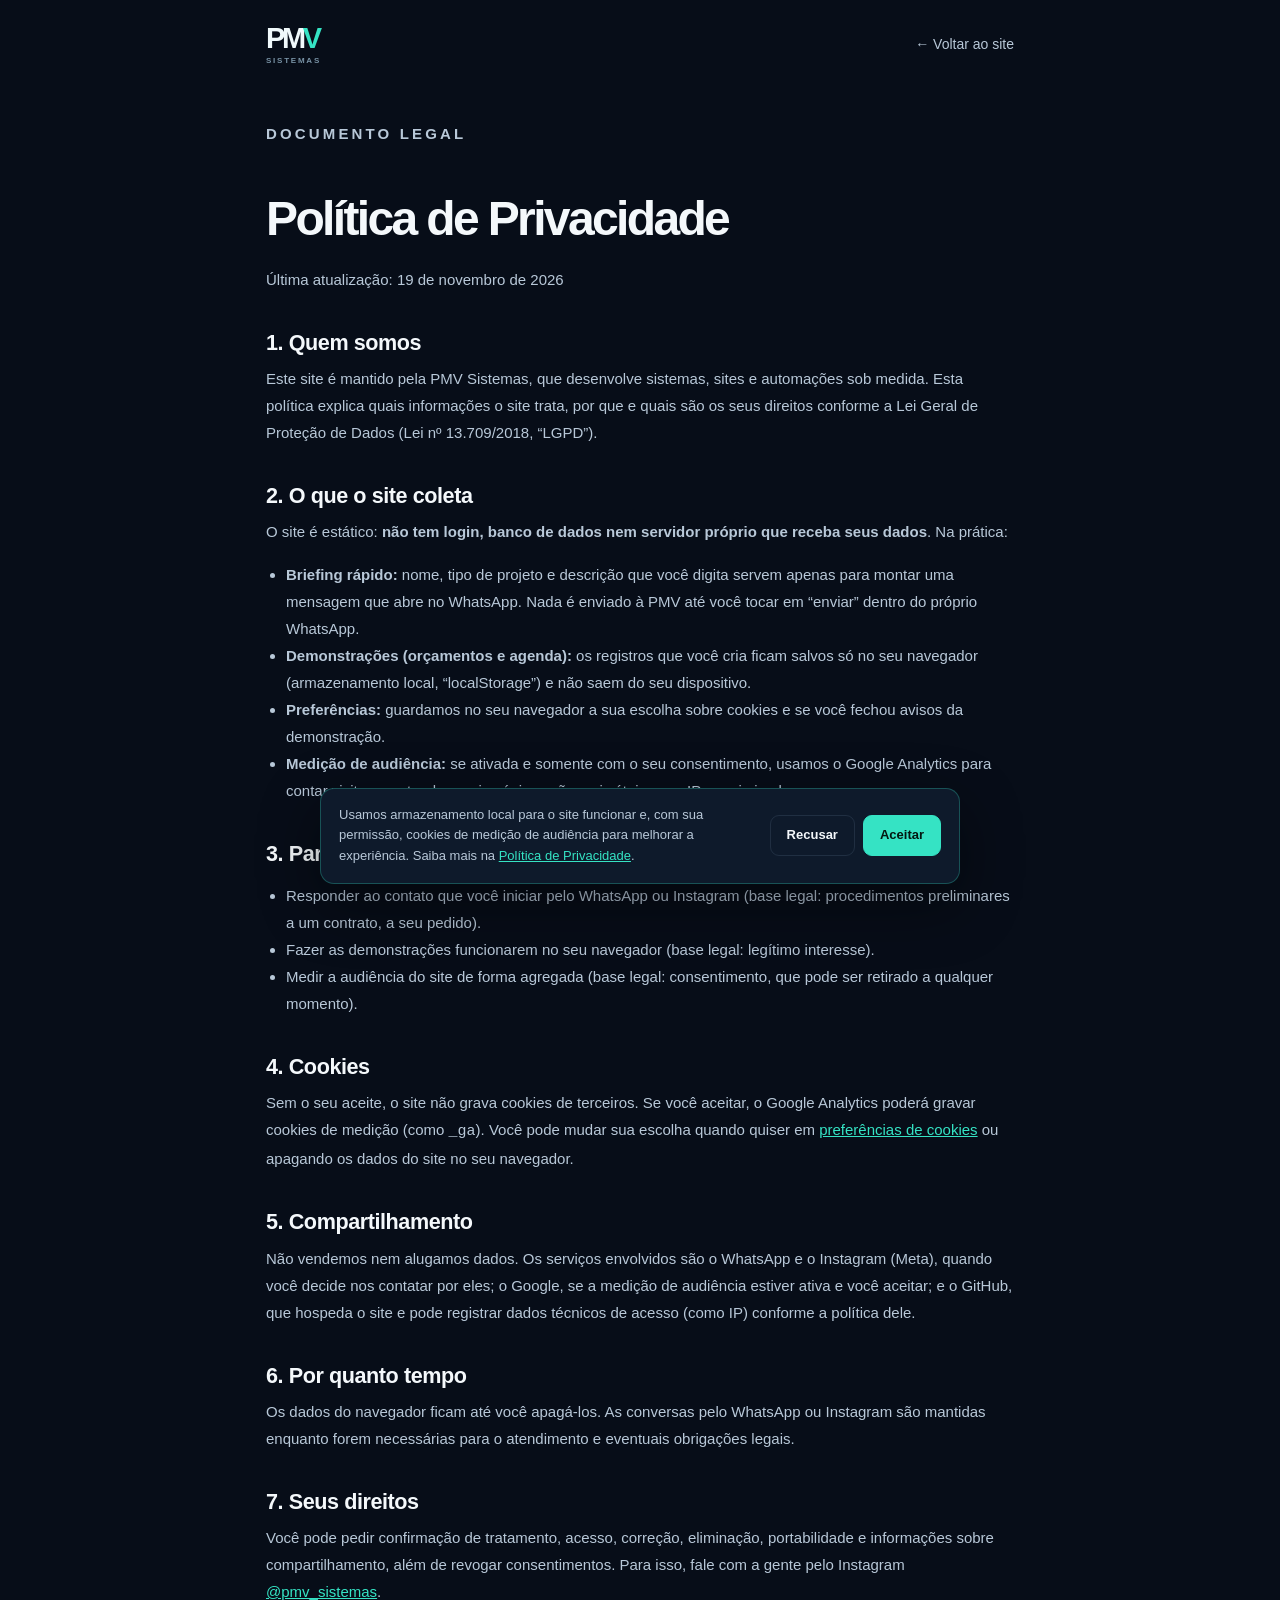
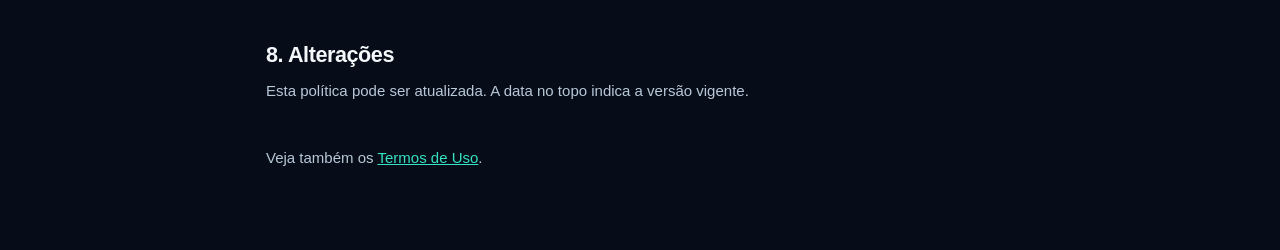
<file: privacidade.html>
<!doctype html>
<html lang="pt-BR">
<head>
<meta charset="utf-8"><meta name="viewport" content="width=device-width,initial-scale=1">
<meta name="theme-color" content="#070d18">
<title>Política de Privacidade | PMV Sistemas</title>
<meta name="description" content="Como a PMV Sistemas trata informações de quem visita o site: armazenamento local, briefing pelo WhatsApp, cookies e seus direitos pela LGPD.">
<link rel="canonical" href="https://eduardodefreitas.github.io/PMV-SITE3/privacidade.html">
<meta property="og:type" content="website"><meta property="og:site_name" content="PMV Sistemas"><meta property="og:locale" content="pt_BR">
<meta property="og:title" content="Política de Privacidade | PMV Sistemas"><meta property="og:description" content="Como tratamos as informações de quem visita o site da PMV Sistemas.">
<meta property="og:url" content="https://eduardodefreitas.github.io/PMV-SITE3/privacidade.html"><meta property="og:image" content="https://eduardodefreitas.github.io/PMV-SITE3/assets/og-image-v2.jpg">
<meta name="twitter:card" content="summary_large_image">
<link rel="icon" href="assets/favicon.svg" type="image/svg+xml"><link rel="apple-touch-icon" href="assets/apple-touch-icon.png">
<link rel="stylesheet" href="styles.css"><script src="consent.js" defer></script>
</head>
<body>
<header class="legal-top"><a class="brand" href="index.html" aria-label="PMV Sistemas - página inicial"><span class="brand-letter">PM<span>V</span></span><span class="brand-caption">SISTEMAS</span></a><a class="back" href="index.html">← Voltar ao site</a></header>
<main class="legal-page">
<p class="overline">DOCUMENTO LEGAL</p>
<h1>Política de Privacidade</h1>
<p class="legal-updated">Última atualização: 19 de novembro de 2026</p>

<h2>1. Quem somos</h2>
<p>Este site é mantido pela PMV Sistemas, que desenvolve sistemas, sites e automações sob medida. Esta política explica quais informações o site trata, por que e quais são os seus direitos conforme a Lei Geral de Proteção de Dados (Lei nº 13.709/2018, “LGPD”).</p>

<h2>2. O que o site coleta</h2>
<p>O site é estático: <strong>não tem login, banco de dados nem servidor próprio que receba seus dados</strong>. Na prática:</p>
<ul>
<li><strong>Briefing rápido:</strong> nome, tipo de projeto e descrição que você digita servem apenas para montar uma mensagem que abre no WhatsApp. Nada é enviado à PMV até você tocar em “enviar” dentro do próprio WhatsApp.</li>
<li><strong>Demonstrações (orçamentos e agenda):</strong> os registros que você cria ficam salvos só no seu navegador (armazenamento local, “localStorage”) e não saem do seu dispositivo.</li>
<li><strong>Preferências:</strong> guardamos no seu navegador a sua escolha sobre cookies e se você fechou avisos da demonstração.</li>
<li><strong>Medição de audiência:</strong> se ativada e somente com o seu consentimento, usamos o Google Analytics para contar visitas e entender quais páginas são mais úteis, com IP anonimizado.</li>
</ul>

<h2>3. Para que usamos</h2>
<ul>
<li>Responder ao contato que você iniciar pelo WhatsApp ou Instagram (base legal: procedimentos preliminares a um contrato, a seu pedido).</li>
<li>Fazer as demonstrações funcionarem no seu navegador (base legal: legítimo interesse).</li>
<li>Medir a audiência do site de forma agregada (base legal: consentimento, que pode ser retirado a qualquer momento).</li>
</ul>

<h2>4. Cookies</h2>
<p>Sem o seu aceite, o site não grava cookies de terceiros. Se você aceitar, o Google Analytics poderá gravar cookies de medição (como <code>_ga</code>). Você pode mudar sua escolha quando quiser em <a href="#" data-cookie-settings>preferências de cookies</a> ou apagando os dados do site no seu navegador.</p>

<h2>5. Compartilhamento</h2>
<p>Não vendemos nem alugamos dados. Os serviços envolvidos são o WhatsApp e o Instagram (Meta), quando você decide nos contatar por eles; o Google, se a medição de audiência estiver ativa e você aceitar; e o GitHub, que hospeda o site e pode registrar dados técnicos de acesso (como IP) conforme a política dele.</p>

<h2>6. Por quanto tempo</h2>
<p>Os dados do navegador ficam até você apagá-los. As conversas pelo WhatsApp ou Instagram são mantidas enquanto forem necessárias para o atendimento e eventuais obrigações legais.</p>

<h2>7. Seus direitos</h2>
<p>Você pode pedir confirmação de tratamento, acesso, correção, eliminação, portabilidade e informações sobre compartilhamento, além de revogar consentimentos. Para isso, fale com a gente pelo Instagram <a href="https://www.instagram.com/pmv_sistemas/" target="_blank" rel="noopener noreferrer">@pmv_sistemas</a>.</p>

<h2>8. Alterações</h2>
<p>Esta política pode ser atualizada. A data no topo indica a versão vigente.</p>

<p style="margin-top:40px">Veja também os <a href="termos.html">Termos de Uso</a>.</p>
</main>
</body>
</html>
</file>
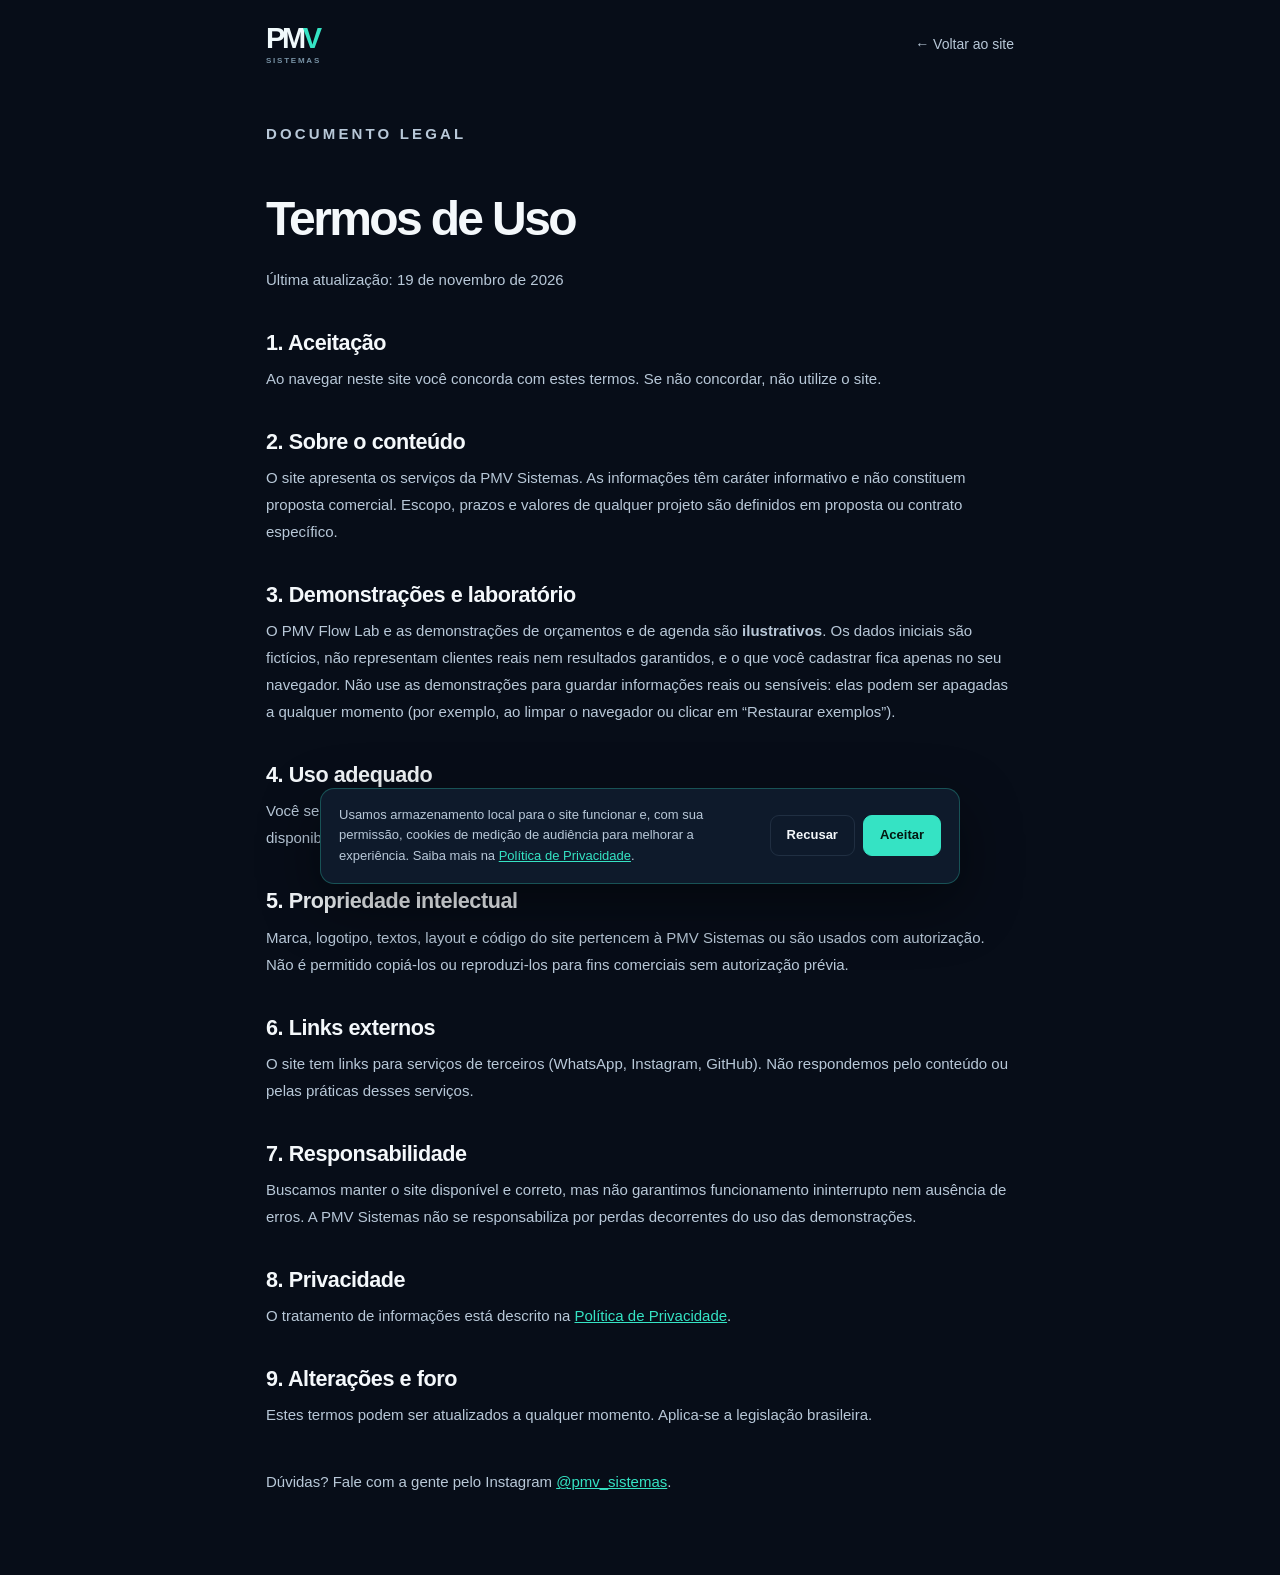
<file: termos.html>
<!doctype html>
<html lang="pt-BR">
<head>
<meta charset="utf-8"><meta name="viewport" content="width=device-width,initial-scale=1">
<meta name="theme-color" content="#070d18">
<title>Termos de Uso | PMV Sistemas</title>
<meta name="description" content="Condições de uso do site da PMV Sistemas e das demonstrações interativas de orçamentos e agenda.">
<link rel="canonical" href="https://eduardodefreitas.github.io/PMV-SITE3/termos.html">
<meta property="og:type" content="website"><meta property="og:site_name" content="PMV Sistemas"><meta property="og:locale" content="pt_BR">
<meta property="og:title" content="Termos de Uso | PMV Sistemas"><meta property="og:description" content="Condições de uso do site e das demonstrações da PMV Sistemas.">
<meta property="og:url" content="https://eduardodefreitas.github.io/PMV-SITE3/termos.html"><meta property="og:image" content="https://eduardodefreitas.github.io/PMV-SITE3/assets/og-image-v2.jpg">
<meta name="twitter:card" content="summary_large_image">
<link rel="icon" href="assets/favicon.svg" type="image/svg+xml"><link rel="apple-touch-icon" href="assets/apple-touch-icon.png">
<link rel="stylesheet" href="styles.css"><script src="consent.js" defer></script>
</head>
<body>
<header class="legal-top"><a class="brand" href="index.html" aria-label="PMV Sistemas - página inicial"><span class="brand-letter">PM<span>V</span></span><span class="brand-caption">SISTEMAS</span></a><a class="back" href="index.html">← Voltar ao site</a></header>
<main class="legal-page">
<p class="overline">DOCUMENTO LEGAL</p>
<h1>Termos de Uso</h1>
<p class="legal-updated">Última atualização: 19 de novembro de 2026</p>

<h2>1. Aceitação</h2>
<p>Ao navegar neste site você concorda com estes termos. Se não concordar, não utilize o site.</p>

<h2>2. Sobre o conteúdo</h2>
<p>O site apresenta os serviços da PMV Sistemas. As informações têm caráter informativo e não constituem proposta comercial. Escopo, prazos e valores de qualquer projeto são definidos em proposta ou contrato específico.</p>

<h2>3. Demonstrações e laboratório</h2>
<p>O PMV Flow Lab e as demonstrações de orçamentos e de agenda são <strong>ilustrativos</strong>. Os dados iniciais são fictícios, não representam clientes reais nem resultados garantidos, e o que você cadastrar fica apenas no seu navegador. Não use as demonstrações para guardar informações reais ou sensíveis: elas podem ser apagadas a qualquer momento (por exemplo, ao limpar o navegador ou clicar em “Restaurar exemplos”).</p>

<h2>4. Uso adequado</h2>
<p>Você se compromete a não usar o site para fins ilícitos, não tentar comprometer sua segurança ou disponibilidade e não enviar conteúdo ofensivo ou indevido pelos canais de contato.</p>

<h2>5. Propriedade intelectual</h2>
<p>Marca, logotipo, textos, layout e código do site pertencem à PMV Sistemas ou são usados com autorização. Não é permitido copiá-los ou reproduzi-los para fins comerciais sem autorização prévia.</p>

<h2>6. Links externos</h2>
<p>O site tem links para serviços de terceiros (WhatsApp, Instagram, GitHub). Não respondemos pelo conteúdo ou pelas práticas desses serviços.</p>

<h2>7. Responsabilidade</h2>
<p>Buscamos manter o site disponível e correto, mas não garantimos funcionamento ininterrupto nem ausência de erros. A PMV Sistemas não se responsabiliza por perdas decorrentes do uso das demonstrações.</p>

<h2>8. Privacidade</h2>
<p>O tratamento de informações está descrito na <a href="privacidade.html">Política de Privacidade</a>.</p>

<h2>9. Alterações e foro</h2>
<p>Estes termos podem ser atualizados a qualquer momento. Aplica-se a legislação brasileira.</p>

<p style="margin-top:40px">Dúvidas? Fale com a gente pelo Instagram <a href="https://www.instagram.com/pmv_sistemas/" target="_blank" rel="noopener noreferrer">@pmv_sistemas</a>.</p>
</main>
</body>
</html>
</file>
<file: styles.css>
:root{--bg:#070d18;--bg-2:#091322;--surface:#0c1727;--surface-2:#101e30;--white:#f4f8fb;--muted:#91a2b7;--soft:#b8c8d8;--border:rgba(156,190,221,.125);--teal:#35e3c4;--teal-d:#16a88f;--blue:#68a8ff;--max:1200px;--shadow:0 36px 100px rgba(0,0,0,.35)}
*,*::before,*::after{box-sizing:border-box}html{scroll-behavior:smooth;scroll-padding-top:95px}body{margin:0;min-width:320px;background:var(--bg);color:var(--white);font-family:'DM Sans',Arial,sans-serif;line-height:1.6;-webkit-font-smoothing:antialiased}body.no-scroll{overflow:hidden}a{color:inherit;text-decoration:none}button,input,select,textarea{font:inherit}button{cursor:pointer}a,button,input,select,textarea,summary{outline-offset:4px}::selection{background:#16a88f;color:#001d1b}img,svg{max-width:100%}svg{display:block}h1,h2,h3,h4,p{margin:0}h1,h2,h3{font-family:'Manrope','DM Sans',sans-serif;letter-spacing:-.055em}h2{font-size:clamp(2.4rem,4.1vw,4.3rem);font-weight:800;line-height:1.12}h3{font-size:1.25rem;line-height:1.32}p{color:var(--muted)}.container{width:min(var(--max),calc(100% - 64px));margin-inline:auto}.section{position:relative}.skip-link{position:absolute;top:-100px;left:16px;z-index:999;background:var(--teal);color:#031710;padding:10px 16px;border-radius:8px}.skip-link:focus{top:8px}.ambient{position:absolute;border-radius:50%;filter:blur(95px);pointer-events:none;z-index:0}.ambient-a{width:360px;height:360px;background:rgba(25,108,129,.1);top:-190px;left:30%}.ambient-b{width:420px;height:600px;background:rgba(12,76,140,.095);top:320px;right:-230px}.gradient-text{background:linear-gradient(106deg,#73f1d8 5%,#39d7c2 43%,#7aaefa 96%);-webkit-background-clip:text;background-clip:text;color:transparent}.overline{display:inline-block;color:var(--teal);font-weight:800;font-size:11px;letter-spacing:.21em;margin-bottom:24px}.heading-muted{color:#7e93aa}.reveal{opacity:0;transform:translateY(24px);transition:opacity .7s ease,transform .7s cubic-bezier(.2,.7,.2,1)}.reveal.is-visible{opacity:1;transform:none}.btn{display:inline-flex;align-items:center;justify-content:center;gap:23px;min-height:54px;padding:0 24px;border-radius:10px;border:1px solid transparent;font-weight:800;font-size:13px;white-space:nowrap;transition:transform .2s,border-color .2s,background .2s,box-shadow .2s}.btn:hover{transform:translateY(-3px)}.btn span{font-size:20px;font-weight:500;line-height:1}.btn-primary{background:var(--teal);color:#02231e;box-shadow:0 8px 30px rgba(43,222,187,.15)}.btn-primary:hover{background:#7ef0d8;box-shadow:0 14px 38px rgba(43,222,187,.25)}.btn-outline{border-color:rgba(175,206,225,.25);background:rgba(255,255,255,.035);color:var(--white)}.btn-outline:hover{border-color:var(--teal);background:rgba(53,227,196,.08)}.text-link{color:var(--teal);font-size:13px;font-weight:800}.site-header{height:84px;display:flex;align-items:center;position:relative;z-index:50;border-bottom:1px solid rgba(184,206,229,.07);background:rgba(7,13,24,.83);backdrop-filter:blur(20px);-webkit-backdrop-filter:blur(20px);position:sticky;top:0}.header-inner{display:flex;align-items:center;justify-content:space-between;gap:30px;height:100%}.brand{display:flex;flex-direction:column;align-items:flex-start;justify-content:center;flex:0 0 auto;line-height:1}.brand-letter{font-family:'Manrope',sans-serif;font-size:29px;font-weight:800;letter-spacing:-.115em;color:#f0f9fb}.brand-letter span{color:var(--teal);margin-right:.12em}.brand-caption{display:flex;align-items:center;gap:6px;margin-top:4px;color:#7993a6;font-size:8px;font-weight:800;letter-spacing:.22em}.brand-caption span{color:var(--teal)}.primary-nav{display:flex;align-items:center;gap:29px;margin-left:auto}.primary-nav>a{font-size:12px;font-weight:700;color:#acbfd0;transition:color .2s}.primary-nav>a:hover,.primary-nav>a:focus-visible{color:var(--teal)}.header-cta{height:41px;padding:0 16px;display:flex;align-items:center;gap:23px;border:1px solid rgba(53,227,196,.35);border-radius:8px;color:var(--teal);font-weight:800;font-size:11px;white-space:nowrap;transition:background .2s}.header-cta:hover{background:rgba(53,227,196,.1)}.header-cta span{font-size:17px}.menu-toggle,.nav-mobile-contact{display:none!important}
/* HERO */
.hero{overflow:hidden;padding-top:103px;background:radial-gradient(ellipse 47% 66% at 77% 45%,rgba(15,90,122,.16),transparent 80%),radial-gradient(ellipse 46% 43% at 12% 23%,rgba(22,90,133,.07),transparent 78%)}.hero:before{content:'';position:absolute;top:0;right:0;width:58%;height:650px;background-image:linear-gradient(rgba(96,148,191,.052) 1px,transparent 1px),linear-gradient(90deg,rgba(96,148,191,.052) 1px,transparent 1px);background-size:38px 38px;mask-image:linear-gradient(90deg,transparent,black 40%,transparent 99%);pointer-events:none}.hero-layout{position:relative;display:grid;grid-template-columns:minmax(0,1fr) minmax(0,1.13fr);align-items:center;gap:52px;min-height:620px;padding-bottom:100px}.hero-copy{position:relative;z-index:5;padding-bottom:32px}.eyebrow{display:inline-flex;align-items:center;gap:10px;color:#a7d8d8;font-size:10px;font-weight:800;letter-spacing:.145em;background:rgba(46,215,194,.055);padding:11px 14px;border:1px solid rgba(53,227,196,.18);border-radius:100px;white-space:nowrap;margin-bottom:26px}.pulse{position:relative;display:inline-block;width:7px;height:7px;background:var(--teal);border-radius:50%;box-shadow:0 0 0 5px rgba(53,227,196,.1)}.hero h1{font-size:clamp(3rem,4.35vw,4.55rem);font-weight:800;line-height:1.105;max-width:620px}.hero-description{margin-top:24px;font-size:15px;line-height:1.85;max-width:507px;color:#9bb0c2}.hero-actions{display:flex;flex-wrap:wrap;gap:12px;margin-top:33px}.hero-proof{display:flex;align-items:center;flex-wrap:wrap;gap:11px;margin-top:48px;color:#7f94a8;font-size:10px;font-weight:700}.hero-proof-line{display:inline-block;width:19px;height:1px;background:var(--teal)}.dot-divider{width:3px;height:3px;background:#4b7185;border-radius:50%}.hero-visual{min-width:0;position:relative;padding:45px 0 30px 14px;perspective:1200px}.product-shell{width:100%;border:1px solid rgba(116,177,191,.25);background:#0b1625;border-radius:15px;overflow:hidden;box-shadow:0 45px 100px rgba(0,0,0,.6),0 0 0 10px rgba(255,255,255,.014),0 0 110px rgba(36,201,172,.045);position:relative;transform:rotateY(-6deg) rotateX(2.5deg);transform-origin:center;transition:transform .65s}.hero-visual:hover .product-shell{transform:rotateY(0deg) rotateX(0deg)}.product-top{display:flex;align-items:center;justify-content:space-between;height:55px;padding:0 18px;border-bottom:1px solid #1c2e40;background:#101d2c}.product-brand{display:flex;align-items:center;gap:17px;color:#a9bcc9;font-size:10px;font-weight:800}.pmv-mini{color:white;font-size:17px;letter-spacing:-.15em}.pmv-mini span{color:var(--teal)}.muted-slash{color:#4d6278}.product-controls{display:flex;align-items:center;gap:12px}.mini-search{width:115px;height:27px;border-radius:5px;background:#15273a;border:1px solid #26394a;color:#6f8ca0;display:flex;gap:7px;align-items:center;padding:0 9px;font-size:15px}.mini-search span{font-size:9px}.mini-avatar{width:26px;height:26px;border-radius:50%;background:#20465a;color:#8debd8;font-size:8px;font-weight:800;display:grid;place-items:center}.product-main{display:grid;grid-template-columns:46px 1fr}.product-side{display:flex;flex-direction:column;align-items:center;gap:11px;padding-top:17px;background:#0d1928;border-right:1px solid #1a2d40}.side-icon{width:30px;height:30px;display:grid;place-items:center;font-size:15px;color:#5c7890;border-radius:5px}.side-icon.active{background:rgba(47,217,187,.12);color:var(--teal)}.product-body{padding:23px 23px 17px;min-width:0;background:radial-gradient(circle at 78% 0,rgba(35,99,105,.09),transparent 55%)}.product-heading{display:flex;align-items:center;justify-content:space-between;gap:14px}.product-heading>div{display:flex;flex-direction:column;gap:6px}.product-heading small{font-size:8px;font-weight:800;letter-spacing:.17em;color:#6f9caa}.product-heading strong{font-family:'Manrope',sans-serif;font-size:17px;letter-spacing:-.035em}.product-period{font-size:9px;font-weight:700;color:#91aab9;padding:7px 10px;border:1px solid #2c3e50;border-radius:6px;white-space:nowrap}.product-period b{padding-left:10px}.mini-metrics{display:grid;grid-template-columns:repeat(3,minmax(0,1fr));gap:9px;margin-top:20px}.mini-metric{display:flex;flex-direction:column;align-items:flex-start;min-height:105px;padding:13px 13px 10px;background:#111e30;border:1px solid #26374a;border-radius:7px}.mini-metric small{font-size:9px;color:#8a9eaf}.mini-metric strong{font-family:'Manrope',sans-serif;font-size:25px;font-weight:800;line-height:1.6;letter-spacing:-.05em}.mini-positive,.mini-neutral{color:#6edac2;font-size:8px;font-weight:700}.mini-neutral{color:#cfb875}.mini-chart-card{margin-top:10px;background:#111e30;border:1px solid #26374a;border-radius:7px;padding:13px 14px 12px}.mini-chart-title{display:flex;justify-content:space-between;align-items:flex-start;gap:10px}.mini-chart-title>div{display:flex;flex-direction:column;gap:3px}.mini-chart-title strong{font-size:10px}.mini-chart-title span{color:#7d91a6;font-size:8px}.chart-legend{display:flex;align-items:center;gap:5px;white-space:nowrap}.chart-legend i{width:6px;height:6px;border-radius:50%;background:var(--teal)}.hero-chart{width:100%;height:132px;margin-top:9px}.chart-days{display:flex;justify-content:space-between;color:#8aa2b4;font-size:7px;font-weight:800;letter-spacing:.08em}.mini-table{margin-top:10px;border:1px solid #26374a;border-radius:7px;padding:12px 14px 7px;background:#111e30}.mini-table-head{display:flex;justify-content:space-between;font-size:9px;margin-bottom:9px}.mini-table-head>span{color:var(--teal);font-size:8px}.mini-row{display:flex;align-items:center;gap:10px;padding:7px 0;border-top:1px solid #243347}.mini-row-icon{width:27px;height:27px;border-radius:5px;background:#153e3c;color:var(--teal);display:grid;place-items:center;font-size:13px}.mini-row-icon.blue{color:#8ebbf9;background:#203449}.mini-row-main{font-size:9px;font-weight:800;flex:1}.mini-row-main small{display:block;font-size:8px;color:#798da3;font-weight:500}.status-chip{font-size:8px;padding:3px 6px;border-radius:100px}.status-chip.green{background:#113f39;color:#80d8bc}.status-chip.gold{background:#3e321e;color:#d9b86d}.floating-square{position:absolute;width:60px;height:60px;border:1px solid rgba(51,226,194,.12);transform:rotate(25deg);pointer-events:none}.floating-square-a{top:10px;right:-18px}.floating-square-b{bottom:-8px;left:-35px;width:93px;height:93px;transform:rotate(40deg)}.hero-float{display:flex;align-items:center;gap:10px;position:absolute;z-index:3;background:rgba(17,32,48,.95);border:1px solid rgba(85,158,171,.32);border-radius:9px;padding:10px 14px;box-shadow:0 18px 36px rgba(0,0,0,.28)}.hero-float-top{top:8px;right:-25px}.hero-float-bottom{bottom:2px;left:-35px}.hero-float strong{display:block;font-size:10px;white-space:nowrap}.hero-float small{font-size:8px;color:#87a7b1}.float-glyph{font-size:19px;color:var(--teal);display:grid;place-items:center;width:29px;height:29px;background:rgba(53,227,196,.1);border-radius:7px}.float-glyph.arrow{color:#9ac3ff;background:rgba(94,158,252,.1)}.hero-bottom{position:relative;display:flex;align-items:center;gap:16px;min-height:84px;border-top:1px solid var(--border);font-size:10px;letter-spacing:.11em;font-weight:800;color:#8199ad}.hero-bottom>i{width:3px;height:3px;background:#406c79;border-radius:50%}.hero-bottom-scroll{margin-left:auto;display:flex;align-items:center;gap:20px;color:#8ba1b1}.hero-bottom-scroll span{font-size:9px}
/* SERVICES */
.feature-section{padding:125px 0;background:linear-gradient(180deg,#08101d,#0a1423)}.section-heading{display:flex;justify-content:space-between;align-items:end;gap:60px;margin-bottom:49px}.section-sidecopy{max-width:365px;font-size:14px;line-height:1.9;margin-bottom:5px}.service-grid{display:grid;grid-template-columns:1.25fr 1fr 1fr;gap:15px}.service-card{position:relative;min-height:263px;padding:28px;border:1px solid var(--border);border-radius:14px;background:#0e1a2b;overflow:hidden;transition:border-color .2s,transform .25s}.service-card:hover{border-color:rgba(53,227,196,.35);transform:translateY(-4px)}.service-featured{grid-row:span 2;min-height:542px;background:radial-gradient(circle at 70% 100%,rgba(15,179,149,.16),transparent 56%),linear-gradient(130deg,#11293a,#0d1e31 65%)}.service-icon{display:grid;place-items:center;width:45px;height:45px;font-size:23px;color:#8de9dc;background:#163b43;border:1px solid rgba(54,219,196,.15);border-radius:10px;margin-bottom:29px}.service-icon.icon-highlight{width:51px;height:51px;font-size:25px}.service-number{position:absolute;top:39px;right:27px;font-size:8px;letter-spacing:.13em;color:#86a2b5;font-weight:800}.service-card h3{font-size:22px;letter-spacing:-.04em}.service-card p{font-size:12px;line-height:1.9;margin-top:12px;max-width:330px}.service-featured h3{font-size:30px;max-width:240px}.service-featured p{font-size:13px}.service-tags{display:flex;gap:6px;margin-top:22px;flex-wrap:wrap}.service-tags span{font-size:9px;color:#a4ddd9;border:1px solid rgba(63,199,177,.18);padding:6px 9px;border-radius:6px;background:rgba(56,210,184,.065)}.service-link{position:absolute;bottom:26px;right:27px;width:30px;height:30px;display:grid;place-items:center;border:1px solid rgba(138,182,195,.26);border-radius:8px;color:var(--teal);font-size:18px;transition:background .2s}.service-link:hover{background:rgba(53,227,196,.13)}.service-featured .service-link{bottom:29px}.service-decoration{position:absolute;bottom:-18px;left:32px;right:60px;height:183px;border:1px solid rgba(83,182,187,.19);border-radius:14px 14px 0 0;background:rgba(7,23,33,.62);box-shadow:0 0 60px rgba(25,169,153,.085);overflow:hidden;transform:rotate(-5deg);transform-origin:bottom left}.deco-window{padding:16px 19px}.deco-window>span{display:inline-block;background:#3c5f67;width:5px;height:5px;margin-right:5px;border-radius:50%}.deco-window>span:first-child{background:var(--teal)}.deco-bars{height:115px;display:flex;align-items:end;gap:13px;padding:17px 15px;border-top:1px solid #26404c;margin-top:9px}.deco-bars i{flex:1;border-radius:4px 4px 0 0;background:linear-gradient(0deg,rgba(49,226,195,.13),rgba(49,226,195,.77))}.deco-bars i:nth-child(1){height:48%}.deco-bars i:nth-child(2){height:67%}.deco-bars i:nth-child(3){height:57%}.deco-bars i:nth-child(4){height:94%}
/* DEMONSTRATION */
.demo-section{padding:115px 0;background:#091120}.demo-grid{display:grid;grid-template-columns:minmax(0,1fr) minmax(0,1.05fr);gap:100px;align-items:center}.demo-copy h2{max-width:520px}.demo-copy>p:not(.overline){max-width:510px;font-size:14px;line-height:1.95;margin-top:25px}.check-list{padding:0;margin:30px 0 34px;list-style:none;display:grid;gap:15px}.check-list li{color:#afc2d0;font-size:12px;display:flex;align-items:center;gap:12px}.check-list li span{color:var(--teal);width:22px;height:22px;border-radius:6px;background:rgba(53,227,196,.11);display:grid;place-items:center;font-size:12px}.demo-caveat{display:block;max-width:440px;font-size:10px;line-height:1.7;color:#638298;margin-top:18px}.demo-showcase{padding:25px;background:radial-gradient(circle at 50% 44%,rgba(44,215,183,.17),transparent 60%);position:relative}.demo-showcase:before{content:'';position:absolute;inset:0;border:1px dashed rgba(83,199,194,.13);border-radius:22px}.showcase-grid{display:grid;grid-template-columns:1.05fr .95fr;grid-template-rows:230px auto;gap:13px;position:relative;transform:rotate(-2deg)}.showcase-card{overflow:hidden;border-radius:12px;border:1px solid rgba(137,185,196,.19);padding:20px}.card-dark{background:#101f31}.showcase-top{display:flex;justify-content:space-between;color:#99b6c3;font-size:11px}.triple-dots{font-size:21px;letter-spacing:2px;line-height:.5}.card-dark>strong{font-family:'Manrope',sans-serif;font-weight:800;display:block;font-size:27px;margin-top:12px;letter-spacing:-.04em}.card-dark>small{color:#7795a4;font-size:9px}.showcase-bars{display:flex;gap:9px;align-items:end;height:86px;margin-top:7px;border-bottom:1px solid #254357}.showcase-bars i{display:block;flex:1;min-width:0;border-radius:3px 3px 0 0;background:linear-gradient(0deg,#156a73,#47e2c2)}.showcase-axis{display:flex;justify-content:space-between;font-size:8px;color:#87a5b8;margin-top:7px}.card-accent{background:#46e7c7;color:#06302a;display:flex;flex-direction:column;justify-content:flex-end;position:relative}.card-accent>span:not(.big-symbol){font-size:10px;font-weight:800;position:relative;z-index:1}.card-accent>strong{font-size:23px;letter-spacing:-.06em;line-height:1.1;position:relative;z-index:1}.big-symbol{font-family:'Manrope',sans-serif;position:absolute;top:6px;right:16px;font-size:62px;line-height:1}.circle-orbit{position:absolute;width:190px;height:190px;border:1px solid rgba(2,63,53,.18);border-radius:50%;top:-46px;left:-49px;box-shadow:0 0 0 25px rgba(2,63,53,.06),0 0 0 54px rgba(2,63,53,.04)}.card-wide{grid-column:1/-1;display:flex;align-items:center;gap:18px;background:#101e2d}.status-orb{display:grid;place-items:center;border-radius:9px;background:rgba(53,227,196,.12);color:var(--teal);font-size:20px;width:52px;height:52px;flex:0 0 52px}.card-wide strong{font-size:12px}.card-wide p{font-size:10px;margin-top:3px}.right-arrow{margin-left:auto;color:var(--teal);font-size:22px}
/* STEPS */
.steps-section{padding:125px 0;background:#0b1625}.steps-grid{display:grid;grid-template-columns:repeat(4,1fr);border-top:1px solid var(--border);border-bottom:1px solid var(--border)}.step-card{position:relative;padding:31px 28px 42px 0;min-height:255px}.step-card:not(:last-child){border-right:1px solid var(--border);margin-right:26px}.step-index{font-family:'Manrope',sans-serif;font-size:36px;font-weight:800;line-height:1;letter-spacing:-.08em;color:#557a93}.step-rule{display:block;width:25px;height:2px;background:var(--teal);margin-top:20px;margin-bottom:28px}.step-card h3{font-size:18px}.step-card p{font-size:12px;line-height:1.85;margin-top:13px}
/* ABOUT */
.about-section{padding:125px 0;background:radial-gradient(circle at 15% 50%,rgba(15,114,127,.11),transparent 44%),#09111f}.about-grid{display:grid;grid-template-columns:.98fr 1.02fr;gap:105px;align-items:center}.about-emblem{aspect-ratio:1/1;max-width:450px;display:grid;place-items:center;position:relative;margin-inline:auto}.emblem-ring{position:absolute;border:1px solid rgba(65,215,196,.2);border-radius:50%;inset:11%}.ring-two{inset:0;border-color:rgba(65,215,196,.09);border-style:dashed;animation:slow-spin 70s linear infinite}.ring-one:before,.ring-one:after{content:'';position:absolute;width:10px;height:10px;border-radius:50%;background:var(--teal);box-shadow:0 0 24px var(--teal)}.ring-one:before{top:9%;left:16%}.ring-one:after{bottom:10%;right:12%;width:6px;height:6px;opacity:.45}.emblem-brand{font:800 clamp(4rem,8vw,7rem)/1 'Manrope',sans-serif;letter-spacing:-.14em;text-shadow:0 0 40px rgba(19,223,184,.1)}.emblem-brand span{color:var(--teal)}.emblem-tag{position:absolute;padding:9px 14px;font-size:8px;font-weight:800;letter-spacing:.18em;color:#82b8b9;border:1px solid rgba(61,178,171,.24);background:#0d1e2c;border-radius:100px}.tag-one{top:10%;right:-5%}.tag-two{bottom:16%;left:-4%}.about-copy h2{max-width:530px}.about-copy>p:not(.overline){font-size:14px;line-height:1.95;margin-top:25px;max-width:600px}.about-copy>p:not(.overline)+p{margin-top:16px}.about-values{display:grid;grid-template-columns:repeat(3,1fr);gap:15px;margin-top:37px;padding-top:25px;border-top:1px solid var(--border)}.about-values>div{display:flex;flex-direction:column;gap:5px}.about-values span{color:var(--teal);font-size:10px;font-weight:800}.about-values strong{font-family:'Manrope',sans-serif;font-size:13px}.about-values small{color:#7490a3;font-size:10px;line-height:1.5}
/* FAQ */
.faq-section{padding:125px 0;background:#0b1625}.faq-grid{display:grid;grid-template-columns:.85fr 1.15fr;gap:120px}.faq-side{margin-top:25px;font-size:14px;max-width:330px;line-height:1.8}.faq-list{border-top:1px solid var(--border)}.faq-list details{border-bottom:1px solid var(--border)}.faq-list summary{list-style:none;cursor:pointer;font-size:14px;font-weight:800;display:flex;justify-content:space-between;gap:15px;align-items:center;padding:25px 0}.faq-list summary::-webkit-details-marker{display:none}.faq-list summary span{color:var(--teal);font-size:23px;font-weight:400;transition:transform .2s}.faq-list details[open] summary span{transform:rotate(45deg)}.faq-list details p{font-size:12px;line-height:1.9;padding:0 32px 23px 0;max-width:540px}
/* CONTACT */
.contact-section{padding:115px 0 125px;background:#08111e}.contact-card{display:flex;align-items:center;justify-content:space-between;position:relative;overflow:hidden;min-height:330px;padding:54px 65px;border:1px solid rgba(77,227,196,.25);border-radius:18px;background:radial-gradient(circle at 86% 48%,rgba(28,198,165,.22),transparent 36%),linear-gradient(130deg,#122e37,#0e2330 65%,#102334)}.contact-copy{position:relative;z-index:2;max-width:720px}.contact-copy .overline{margin-bottom:15px}.contact-copy h2{font-size:clamp(2.35rem,4.1vw,4.35rem)}.contact-copy h2 span{color:var(--teal)}.contact-copy>p:not(.overline){font-size:13px;margin-top:19px;max-width:560px}.contact-buttons{display:flex;flex-wrap:wrap;gap:12px;margin-top:29px}.contact-symbol{font-size:170px;line-height:1;color:rgba(55,235,197,.29);position:absolute;right:50px;top:37px;font-family:'Manrope',sans-serif}.contact-glow{position:absolute;width:300px;height:300px;border-radius:50%;background:rgba(45,209,181,.13);filter:blur(70px);right:4%;top:-90px}.briefing-panel{scroll-margin-top:100px;display:grid;gap:26px;margin-top:24px;padding:35px 40px;border:1px solid var(--border);border-radius:15px;background:#0e1b2a}.briefing-heading{display:flex;justify-content:space-between;gap:20px;align-items:center}.briefing-heading .overline{margin-bottom:7px}.briefing-heading h3{font-size:21px}.briefing-heading p:not(.overline){margin-top:5px;font-size:12px}.form-lock{font-size:10px;color:#779aa7}.briefing-form{display:grid;grid-template-columns:1fr 1fr;gap:18px}.briefing-form label{display:flex;flex-direction:column;gap:9px;color:#bdcddb;font-size:11px;font-weight:800}.briefing-form label.form-wide{grid-column:1/-1}.briefing-form input,.briefing-form select,.briefing-form textarea{width:100%;border:1px solid #293e51;background:#101f30;border-radius:8px;color:#e1eaf0;padding:13px 15px;font-weight:500;font-size:12px;outline:none;min-height:47px;transition:border-color .2s;resize:vertical}.briefing-form input:focus,.briefing-form select:focus,.briefing-form textarea:focus{border-color:var(--teal)}.briefing-form input::placeholder,.briefing-form textarea::placeholder{color:#6b8598}.briefing-footer{grid-column:1/-1;display:flex;align-items:center;justify-content:space-between;gap:20px}.briefing-footer>span{font-size:10px;color:#66869b;max-width:360px}.briefing-result{display:flex;align-items:center;justify-content:space-between;gap:20px;padding:14px;border-radius:8px;background:rgba(53,227,196,.08);border:1px solid rgba(53,227,196,.2)}.briefing-result[hidden]{display:none}.briefing-result p{font-size:12px;color:#a9eadf}.site-footer{padding:60px 0 0;background:#070e19;border-top:1px solid var(--border)}.footer-top{display:flex;justify-content:space-between;gap:40px;padding-bottom:68px}.footer-top>div:first-child{max-width:300px}.footer-top>div:first-child p{font-size:12px;margin-top:23px;line-height:1.8}.footer-links{display:flex;gap:100px}.footer-links>div{display:flex;flex-direction:column;align-items:flex-start;gap:12px}.footer-links strong{font-size:12px;margin-bottom:8px}.footer-links a{font-size:12px;color:#829bb0;transition:color .2s}.footer-links a:hover{color:var(--teal)}.footer-bottom{display:flex;align-items:center;justify-content:space-between;gap:16px;min-height:70px;border-top:1px solid var(--border);font-size:10px;color:#658095}.accent{color:var(--teal)}@keyframes slow-spin{to{transform:rotate(360deg)}}
/* TABLET */
@media(max-width:1100px){.primary-nav{gap:17px}.primary-nav>a{font-size:11px}.header-cta{font-size:10px;gap:9px}.hero-layout{gap:28px}.hero h1{font-size:clamp(3rem,4.8vw,4rem)}.hero-float-top{right:-8px}.demo-grid{gap:55px}.about-grid{gap:60px}.faq-grid{gap:60px}}
@media(max-width:900px){.container{width:min(var(--max),calc(100% - 40px))}.site-header{height:76px}.header-cta{margin-left:auto}.menu-toggle{display:flex!important;width:40px;height:40px;flex-direction:column;justify-content:center;align-items:center;gap:5px;border:1px solid var(--border);border-radius:8px;background:#122436}.menu-toggle span{width:17px;height:2px;border-radius:2px;background:#e8f4f7}.primary-nav{display:none;position:absolute;top:76px;left:0;right:0;padding:20px;background:#0c1a2b;border-bottom:1px solid #284255;box-shadow:0 22px 40px rgba(0,0,0,.3);flex-direction:column;align-items:stretch;gap:0}.primary-nav.open{display:flex}.primary-nav>a{font-size:13px;padding:13px 5px}.nav-mobile-contact{display:block!important;color:var(--teal)!important}.hero{padding-top:70px}.hero-layout{grid-template-columns:1fr;gap:20px;padding-bottom:60px}.hero-copy{padding-bottom:0}.hero h1{font-size:clamp(3.5rem,7vw,5rem);max-width:710px}.hero-description{max-width:660px}.hero-visual{max-width:680px;margin:35px auto 0;padding:35px 10px 30px}.product-shell{transform:none}.hero-bottom{gap:12px;flex-wrap:wrap;padding:16px 0}.hero-bottom-scroll{display:none}.service-grid{grid-template-columns:1fr 1fr}.service-featured{grid-row:span 2}.demo-grid{grid-template-columns:1fr;gap:35px}.demo-copy{max-width:650px}.demo-showcase{max-width:650px;width:100%;margin:auto}.steps-grid{grid-template-columns:repeat(2,1fr)}.step-card:nth-child(2){border-right:0;margin-right:0}.about-grid{grid-template-columns:1fr;gap:20px}.about-emblem{max-width:330px}.faq-grid{grid-template-columns:1fr;gap:40px}.section-heading{gap:20px}.contact-symbol{opacity:.24}.footer-links{gap:40px}}
@media(max-width:600px){html{scroll-padding-top:76px}.container{width:calc(100% - 36px)}.site-header{height:68px}.primary-nav{top:68px}.brand-letter{font-size:25px}.brand-caption{font-size:7px}.header-cta{display:none}.hero{padding-top:62px}.eyebrow{font-size:8px;white-space:normal;letter-spacing:.09em}.hero h1{font-size:clamp(2.75rem,10vw,4rem);line-height:1.12;letter-spacing:-.065em}.hero-description{font-size:13px;line-height:1.85;margin-top:19px}.hero-actions{gap:10px}.hero-actions .btn{width:100%}.hero-proof{margin-top:26px;font-size:9px;gap:8px}.hero-layout{padding-bottom:35px}.hero-visual{padding:20px 0 35px;margin-top:30px}.product-top{height:43px;padding:0 9px}.product-brand{gap:8px;font-size:8px}.pmv-mini{font-size:15px}.mini-search{display:none}.product-main{grid-template-columns:31px 1fr}.product-body{padding:12px 9px}.product-heading strong{font-size:12px}.product-heading small{font-size:6px}.product-period{font-size:7px;padding:6px}.mini-metrics{gap:4px;margin-top:12px}.mini-metric{min-height:74px;padding:7px}.mini-metric small{font-size:7px}.mini-metric strong{font-size:20px}.mini-metric span{font-size:6px}.mini-chart-card{padding:8px}.hero-chart{height:75px}.mini-chart-title strong{font-size:8px}.mini-chart-title span{font-size:6px}.mini-table{padding:9px}.mini-row-main{font-size:7px}.mini-row-main small{font-size:6px}.mini-table-head{font-size:8px}.status-chip{font-size:6px}.hero-float{padding:6px 8px;gap:5px}.hero-float-top{right:0;top:-10px}.hero-float-bottom{left:0;bottom:0}.hero-float strong{font-size:7px}.hero-float small{font-size:6px}.float-glyph{width:19px;height:19px;font-size:12px}.hero-bottom{font-size:8px;gap:9px}.feature-section,.demo-section,.steps-section,.about-section,.faq-section,.contact-section{padding:75px 0}.section-heading{display:block;margin-bottom:32px}.section-sidecopy{margin-top:22px;font-size:12px}.overline{font-size:9px;margin-bottom:17px}.section h2{font-size:clamp(2.25rem,10vw,3.2rem)}.service-grid{grid-template-columns:1fr}.service-card{min-height:242px;padding:25px}.service-featured{min-height:500px;grid-row:auto}.service-featured h3{font-size:26px}.service-card p{font-size:12px}.service-number{top:35px;right:22px}.showcase-grid{grid-template-rows:188px auto}.demo-showcase{padding:10px}.showcase-card{padding:14px}.card-dark>strong{font-size:20px}.showcase-bars{height:70px;gap:5px}.card-accent>strong{font-size:19px}.card-wide{gap:10px}.card-wide p{font-size:9px}.status-orb{width:34px;height:34px;flex-basis:34px}.steps-grid{grid-template-columns:1fr}.step-card{min-height:auto;padding:25px 0}.step-card:not(:last-child){border-right:0;border-bottom:1px solid var(--border);margin-right:0}.step-rule{margin:14px 0}.about-values{gap:10px}.about-values small{font-size:9px}.tag-one{right:-1%}.tag-two{left:0}.faq-grid{gap:30px}.faq-list summary{font-size:12px;line-height:1.6;padding:19px 0}.contact-card{padding:32px 25px;min-height:340px}.contact-card h2{font-size:clamp(2.2rem,9vw,3.1rem)}.contact-symbol{right:-20px;bottom:-30px;top:auto;font-size:140px}.contact-buttons .btn{width:100%;white-space:normal;text-align:center}.briefing-panel{padding:23px 18px}.briefing-heading{display:block}.form-lock{display:block;margin-top:12px}.briefing-form{grid-template-columns:1fr}.briefing-form label.form-wide,.briefing-footer{grid-column:auto}.briefing-footer{align-items:stretch;flex-direction:column}.briefing-result{align-items:flex-start;flex-direction:column}.footer-top{flex-direction:column;gap:45px;padding-bottom:42px}.footer-links{justify-content:space-between;gap:35px}.footer-bottom{align-items:flex-start;flex-direction:column;justify-content:center;padding:16px 0}.service-decoration{bottom:-8px;height:180px}}
@media(max-width:370px){.hero-proof .dot-divider:nth-of-type(2){display:none}.hero-proof{max-width:280px}.product-side{display:none}.product-main{grid-template-columns:1fr}.showcase-grid{grid-template-columns:1fr;grid-template-rows:200px 145px auto}.card-wide{grid-column:1}.card-accent{justify-content:end}}
@media(prefers-reduced-motion:reduce){html{scroll-behavior:auto}.reveal{opacity:1;transform:none;transition:none}.ring-two{animation:none}.btn,.service-card,.product-shell{transition:none}}

.emblem-logo{position:relative;z-index:1;width:70%;height:auto;filter:drop-shadow(0 0 28px rgba(20,222,185,.1))}
/* Decorative glows stay inside the layout, avoiding horizontal overflow on phones. */
.ambient-a{width:min(360px,70vw)}.ambient-b{right:0;width:min(280px,55vw)}

/* Balanced services mosaic on every viewport. */
@media(min-width:901px){.service-card:nth-child(4){grid-column:2/4}}
@media(min-width:601px) and (max-width:900px){.service-featured{grid-column:1/-1;grid-row:auto;min-height:450px}.service-card:nth-child(4){grid-column:1/-1}}

.briefing-actions{display:flex;flex-wrap:wrap;gap:12px 24px}.briefing-actions a{white-space:nowrap}@media(max-width:640px){.briefing-result{flex-direction:column;align-items:flex-start}}
/* COOKIE BANNER */
.cookie-banner{position:fixed;left:16px;right:16px;bottom:16px;z-index:1000;max-width:640px;margin-inline:auto;display:flex;align-items:center;gap:18px;padding:16px 18px;background:#0e1a2b;border:1px solid rgba(53,227,196,.28);border-radius:14px;box-shadow:0 20px 60px rgba(0,0,0,.45)}.cookie-banner p{font-size:13px;line-height:1.6;color:var(--soft)}.cookie-banner a{color:var(--teal);text-decoration:underline}.cookie-actions{display:flex;gap:8px;flex-shrink:0}.cookie-btn{padding:9px 16px;border-radius:9px;font-size:13px;font-weight:700;border:1px solid var(--border);background:transparent;color:var(--white)}.cookie-accept{background:var(--teal);border-color:var(--teal);color:#031710}@media(max-width:560px){.cookie-banner{flex-direction:column;align-items:stretch}.cookie-actions{justify-content:flex-end}}
/* LEGAL PAGES */
.legal-page{max-width:780px;margin:0 auto;padding:120px 16px 80px}.legal-page h1{font-size:clamp(2rem,4vw,3rem);margin:10px 0 8px}.legal-page h2{font-size:1.35rem;letter-spacing:-.02em;margin:38px 0 10px}.legal-page p,.legal-page li{color:var(--soft);font-size:15px;line-height:1.8}.legal-page p+p{margin-top:12px}.legal-page ul{padding-left:20px}.legal-page a{color:var(--teal);text-decoration:underline}.legal-updated{color:var(--muted);font-size:13px}.legal-top{position:absolute;top:0;left:0;right:0;padding:24px 16px;max-width:780px;margin:0 auto;display:flex;justify-content:space-between;align-items:center}.legal-top a.back{color:var(--soft);font-size:14px}
.footer-legal{display:flex;flex-wrap:wrap;gap:16px}.footer-legal a{color:var(--muted)}.footer-legal a:hover{color:var(--white)}
.hp-field{position:absolute!important;left:-9999px;width:1px;height:1px;overflow:hidden}
</file>
<file: experience.css>
/* PMV Flow Lab — animações progressivas, sem frameworks ou dependências externas. */
:root { --pmv-cyan:#31e9c5; --pmv-night:#07111e; }
.scroll-progress{position:fixed;inset:0 auto auto 0;width:100%;height:3px;z-index:110;background:linear-gradient(90deg,#0e9e92,#35f3d3,#b4fff0);box-shadow:0 0 15px rgba(49,233,197,.45);transform:scaleX(0);transform-origin:left center;pointer-events:none;will-change:transform}
/* Abertura: malha de dados com movimento lento e dashboard respondendo ao mouse. */
.hero{isolation:isolate}.hero-stars{position:absolute;inset:0 0 70px;z-index:0;overflow:hidden;pointer-events:none}.hero-stars .hero-star{position:absolute;left:var(--star-x);top:var(--star-y);width:var(--star-size);height:var(--star-size);border-radius:50%;background:#62ffe4;opacity:.34;box-shadow:0 0 12px 2px rgba(41,240,196,.15);animation:pmv-star-float var(--star-duration) ease-in-out var(--star-delay) infinite alternate}.hero-spotlight{position:absolute;inset:0;pointer-events:none;z-index:0;opacity:0;background:radial-gradient(ellipse 310px 310px at var(--spot-x,65%) var(--spot-y,40%),rgba(36,216,186,.115),transparent 68%);transition:opacity .35s}.hero:hover .hero-spotlight{opacity:1}.hero-layout,.hero-bottom{z-index:1}.hero-copy h1 .gradient-text{background-size:220% 220%;animation:pmv-text-glow 8s ease-in-out infinite}.hero-visual{--tilt-y:-6deg;--tilt-x:2.5deg}.hero-visual .product-shell,.hero-visual:hover .product-shell{transform:rotateY(var(--tilt-y)) rotateX(var(--tilt-x));transition:transform .34s ease-out;will-change:transform}.hero-float-top{animation:pmv-hover-float 5.5s ease-in-out infinite}.hero-float-bottom{animation:pmv-hover-float 6s ease-in-out -2s infinite}.floating-square{animation:pmv-hover-float 6.5s ease-in-out -1s infinite}.hero-chart path:last-of-type{stroke-dasharray:900;stroke-dashoffset:900;animation:pmv-draw-chart 2.6s 1s ease-out forwards}.mini-metric{transition:transform .3s ease,background .3s}.mini-metric:hover{transform:translateY(-3px);background:#172c40}.hero .eyebrow .pulse{animation:pmv-pulse 2.5s ease-in-out infinite}.btn-primary{position:relative;isolation:isolate;overflow:hidden}.btn-primary:before{content:'';position:absolute;inset:0;width:52%;background:linear-gradient(90deg,transparent,rgba(255,255,255,.30),transparent);transform:translateX(-225%) skewX(-24deg);z-index:-1;pointer-events:none}.btn-primary:hover:before{animation:pmv-btn-shine .75s ease}.service-card:after{content:'';position:absolute;inset:0;z-index:0;border-radius:inherit;pointer-events:none;opacity:0;background:radial-gradient(circle 220px at var(--card-x,50%) var(--card-y,50%),rgba(47,229,194,.10),transparent 75%);transition:opacity .3s}.service-card:hover:after{opacity:1}.service-card>*{position:relative;z-index:1}.service-card .service-number{position:absolute}.reveal{transition-delay:var(--reveal-delay,0ms)}
/* O componente central: simulação lúdica e interativa, com resultados explicitamente ilustrativos. */
.lab-section{padding:100px 0 114px;position:relative;overflow:hidden;background:radial-gradient(ellipse 60% 70% at 98% 44%,rgba(12,98,115,.15),transparent 76%),linear-gradient(180deg,#091322 0%,#081622 100%)}
.lab-section:before{content:'';position:absolute;inset:0;pointer-events:none;opacity:.38;background-image:linear-gradient(rgba(62,168,166,.055) 1px,transparent 1px),linear-gradient(90deg,rgba(62,168,166,.055) 1px,transparent 1px);background-size:56px 56px;mask-image:linear-gradient(90deg,transparent,black 30%,transparent 100%)}
.lab-heading{position:relative;display:grid;grid-template-columns:minmax(0,1.3fr) minmax(260px,.65fr);gap:36px;align-items:end;margin-bottom:35px}.lab-heading .overline{margin-bottom:16px}.lab-heading>p{font-size:14px;line-height:1.85;max-width:400px;justify-self:end}.lab-heading h2{font-size:clamp(2.5rem,4.3vw,4.7rem)}
.lab-frame{position:relative;overflow:hidden;border:1px solid rgba(69,222,199,.26);border-radius:20px;background:linear-gradient(140deg,#0e1e2c 0%,#091421 72%);box-shadow:0 35px 90px rgba(0,0,0,.28),0 0 65px rgba(5,171,143,.055)}.lab-frame:before{content:'';position:absolute;inset:0;pointer-events:none;box-shadow:inset 0 1px 0 rgba(179,255,233,.09);border-radius:inherit}
.lab-toolbar{height:53px;padding:0 25px;display:flex;align-items:center;gap:17px;border-bottom:1px solid rgba(148,194,197,.12);background:rgba(255,255,255,.018)}.lab-window-dots{display:flex;gap:6px}.lab-window-dots i{display:block;width:7px;height:7px;border-radius:50%;background:#2b4a59}.lab-window-dots i:first-child{background:#29c7ad}.lab-window-dots i:nth-child(2){background:#3e8c9a}.lab-toolbar-name{font-size:10px;letter-spacing:.18em;font-weight:900;color:#d3efea}.lab-toolbar-name b{color:#33dcc0}.lab-version{font-size:9px;color:#69928f;letter-spacing:.02em}.lab-status{margin-left:auto;color:#7fbbad;font-size:9px;font-weight:800;letter-spacing:.09em;display:flex;gap:9px;align-items:center}.lab-status i{display:inline-block;width:7px;height:7px;background:#48e3c5;border-radius:50%;box-shadow:0 0 0 5px rgba(44,208,167,.09)}.lab-frame.is-running .lab-status i{animation:pmv-pulse 1s ease-in-out infinite}
.lab-layout{display:grid;grid-template-columns:minmax(275px,.80fr) minmax(0,1.35fr)}.lab-control{padding:35px 29px 32px;border-right:1px solid rgba(148,194,197,.12);display:flex;flex-direction:column}.lab-small-label{display:block;font-size:9px;letter-spacing:.16em;font-weight:900;color:#6cb7b0}.lab-options{display:grid;gap:11px;margin-top:22px}.lab-option{display:flex;align-items:center;text-align:left;gap:13px;width:100%;min-height:84px;padding:12px 14px;border:1px solid rgba(129,171,180,.14);border-radius:11px;background:#0c1d2b;color:#edf8f6;transition:border .25s,background .25s,transform .25s,box-shadow .25s}.lab-option:hover{transform:translateX(4px);border-color:rgba(57,217,188,.36)}.lab-option:focus-visible{outline:2px solid #78ffe4}.lab-option.is-selected{border-color:#31d9bb;background:linear-gradient(100deg,rgba(32,214,178,.12),rgba(16,59,63,.12));box-shadow:inset 3px 0 0 #46edd0,0 0 26px rgba(25,186,153,.06)}.lab-option-icon{width:39px;height:39px;display:grid;place-items:center;flex:none;font-size:23px;border:1px solid rgba(53,227,196,.19);border-radius:9px;background:rgba(33,185,156,.09);color:#42ebca}.lab-option strong{display:block;font-size:12px;font-weight:800;line-height:1.4}.lab-option small{display:block;color:#7f9ba9;font-size:10px;margin-top:4px}.lab-option-arrow{margin-left:auto;font-size:16px;color:#3b887c}.lab-option.is-selected .lab-option-arrow{color:#53f4d8}.lab-control-bottom{margin-top:auto;padding-top:38px}.lab-run{border:0;border-radius:10px;display:flex;justify-content:space-between;align-items:center;width:100%;min-height:56px;padding:0 18px;background:linear-gradient(110deg,#35e5bf,#70f9db);color:#003b33;font-size:13px;font-weight:900;box-shadow:0 12px 32px rgba(29,209,176,.12);margin-top:13px;transition:filter .2s,transform .2s,box-shadow .2s}.lab-run:not(:disabled):hover{transform:translateY(-3px);box-shadow:0 18px 38px rgba(29,209,176,.20)}.lab-run:disabled{cursor:progress;filter:saturate(.72)}.lab-play{font-size:11px}.lab-hint{font-size:10px;margin-top:14px;text-align:center}
.lab-stage{min-width:0;padding:31px 30px 27px;background:radial-gradient(circle at 92% 9%,rgba(43,229,197,.07),transparent 36%)}.lab-stage-heading{display:flex;align-items:center;justify-content:space-between;gap:12px;margin-bottom:20px}.lab-stage-heading strong{display:block;font-size:19px;margin-top:6px;letter-spacing:-.04em}.lab-simulation-tag{font-size:9px;white-space:nowrap;letter-spacing:.1em;color:#88d0c2;border:1px solid rgba(78,228,189,.22);border-radius:99px;padding:8px 11px;background:rgba(55,209,181,.04)}.lab-comparison{display:grid;grid-template-columns:1fr 1fr;gap:13px}.lab-before,.lab-after{position:relative;overflow:hidden;min-height:207px;padding:21px;border-radius:13px;border:1px solid #263748;background:linear-gradient(140deg,#101b2b,#0d1827)}.lab-after{border-color:rgba(39,214,181,.31);background:linear-gradient(140deg,rgba(13,77,70,.47),#0c2130 85%)}.lab-before:before,.lab-after:before{content:'';position:absolute;width:130px;height:130px;right:-40px;bottom:-58px;border-radius:50%;filter:blur(38px);opacity:.11;background:#ee9b78}.lab-after:before{background:#23f3bd;opacity:.20}.lab-pane-label{font-size:9px;letter-spacing:.12em;font-weight:900;color:#a2aab6;display:flex;align-items:center;gap:7px}.lab-pane-label i{display:block;width:6px;height:6px;border-radius:50%;background:#cf8d75}.lab-after .lab-pane-label{color:#83e3c9}.lab-after .lab-pane-label i{background:#49f6c4}.lab-pane-title{position:relative;font-size:15px;font-weight:900;letter-spacing:-.03em;margin-top:15px}.lab-before p,.lab-after p{position:relative;font-size:11px;line-height:1.65;margin-top:8px;color:#8ea3b5}.lab-scattered{display:flex;gap:5px;flex-wrap:wrap;position:relative;margin-top:22px}.lab-scattered span{font-size:8px;padding:5px 8px;border-radius:4px;border:1px solid #394457;color:#98a2b3;background:#192434;transform:rotate(-3deg)}.lab-scattered span:nth-child(2){transform:rotate(3deg)}.lab-scattered span:nth-child(3){transform:rotate(-2deg)}.lab-mini-ui{position:relative;display:grid;gap:6px;margin-top:16px}.lab-mini-line{display:block;height:9px;border-radius:3px;background:linear-gradient(90deg,rgba(58,246,203,.35),rgba(91,240,208,.06));width:80%}.lab-mini-line:nth-child(2){width:66%}.lab-mini-line:nth-child(3){width:91%}.lab-frame.is-complete .lab-mini-line{animation:pmv-lines .6s ease-out both}.lab-frame.is-complete .lab-mini-line:nth-child(2){animation-delay:.12s}.lab-frame.is-complete .lab-mini-line:nth-child(3){animation-delay:.24s}
.lab-pipeline{display:flex;align-items:center;gap:7px;margin-top:22px}.lab-step{display:flex;align-items:center;gap:9px;flex:1;min-width:0;opacity:.62;transition:opacity .25s,transform .28s}.lab-step-symbol{display:grid;place-items:center;width:34px;height:34px;flex:none;border-radius:8px;font-size:10px;font-weight:900;color:#86aaa9;border:1px solid #38505b;background:#132c38;transition:background .3s,box-shadow .3s,color .3s}.lab-step strong{display:block;font-size:11px;line-height:1.2}.lab-step small{display:block;font-size:9px;color:#7d9eab;margin-top:4px}.lab-step-check{display:none;color:#50f2c8}.lab-connector{width:15px;flex:none;height:2px;background:#304b56;overflow:hidden}.lab-connector span{display:block;width:100%;height:100%;transform:scaleX(0);transform-origin:left;background:#40f1c7;transition:transform .3s}.lab-step.is-current{opacity:1;transform:translateY(-3px)}.lab-step.is-current .lab-step-symbol{color:#003a31;background:#4cefd0;box-shadow:0 0 0 5px rgba(35,245,193,.08),0 0 20px rgba(35,245,193,.20);animation:pmv-pulse 1.1s ease-in-out infinite}.lab-step.is-done{opacity:1}.lab-step.is-done .lab-step-symbol{color:#041f1d;background:#2dd3b3}.lab-step.is-done .lab-step-check{display:inline}.lab-connector.is-on span{transform:scaleX(1)}.lab-feedback{display:flex;align-items:center;gap:10px;margin-top:24px;padding:13px 14px;border-radius:8px;background:#0a1a26;border:1px solid rgba(119,167,174,.15);font-size:10px;color:#9fb9bd;min-height:48px}.lab-feedback-light{width:7px;height:7px;flex:none;background:#789aa6;border-radius:50%}.lab-frame.is-running .lab-feedback-light{background:#e8bd72;box-shadow:0 0 12px rgba(232,189,114,.3)}.lab-frame.is-complete .lab-feedback-light{background:#3cf4c5;box-shadow:0 0 12px rgba(60,244,197,.3)}.lab-frame.is-complete .lab-after{box-shadow:0 0 36px rgba(25,228,173,.13);border-color:rgba(46,237,192,.63)}.lab-footer{display:flex;justify-content:space-between;align-items:center;gap:20px;padding:17px 25px;border-top:1px solid rgba(148,194,197,.12);background:rgba(5,15,24,.45)}.lab-footer>span{font-size:9px;color:#718b9b;max-width:550px}.lab-footer>a{color:#56efcf;font-weight:800;font-size:11px;white-space:nowrap}.lab-footer>a:hover{text-decoration:underline}
/* A animação precisa ter objetivo e também respeitar quem prefere pouco movimento. */
@keyframes pmv-star-float{from{transform:translate3d(0,0,0);opacity:.13}to{transform:translate3d(12px,-20px,0);opacity:.45}}
@keyframes pmv-hover-float{0%,100%{translate:0 0}50%{translate:0 -9px}}
@keyframes pmv-text-glow{0%,100%{background-position:0% 45%}50%{background-position:100% 55%}}
@keyframes pmv-draw-chart{to{stroke-dashoffset:0}}
@keyframes pmv-pulse{0%,100%{filter:brightness(1);box-shadow:0 0 0 5px rgba(53,227,196,.10)}50%{filter:brightness(1.3);box-shadow:0 0 0 8px rgba(53,227,196,.035)}}
@keyframes pmv-btn-shine{to{transform:translateX(300%) skewX(-24deg)}}
@keyframes pmv-lines{from{transform:scaleX(.10);transform-origin:left;opacity:.3}to{transform:scaleX(1);transform-origin:left;opacity:1}}
@media (max-width:1060px){.lab-layout{grid-template-columns:minmax(250px,.85fr) minmax(0,1.25fr)}.lab-stage{padding:28px 21px}.lab-control{padding:28px 20px}.lab-before,.lab-after{padding:17px}.lab-step small{display:none}}
@media (max-width:820px){.lab-heading{grid-template-columns:1fr;gap:13px}.lab-heading>p{justify-self:start}.lab-layout{grid-template-columns:1fr}.lab-control{border-right:0;border-bottom:1px solid rgba(148,194,197,.12)}.lab-options{grid-template-columns:repeat(3,minmax(0,1fr))}.lab-option{min-height:120px;flex-direction:column;align-items:flex-start;gap:8px}.lab-option-arrow{display:none}.lab-option small{font-size:9px}.lab-control-bottom{padding-top:20px;display:flex;gap:14px;align-items:center;flex-wrap:wrap}.lab-control-bottom>.lab-small-label{display:none}.lab-run{max-width:320px;margin-top:0}.lab-hint{margin:0}.lab-stage{padding:26px}.lab-step small{display:block}}
@media (max-width:600px){.lab-section{padding:72px 0 78px}.lab-heading{margin-bottom:24px}.lab-heading h2{font-size:clamp(2.35rem,10vw,3.3rem)}.lab-heading>p{font-size:12px}.lab-frame{border-radius:13px}.lab-toolbar{padding:0 13px;height:46px;gap:10px}.lab-toolbar-name{font-size:9px}.lab-version{display:none}.lab-status{font-size:8px}.lab-control{padding:18px 14px 24px}.lab-options{grid-template-columns:1fr;gap:9px;margin-top:14px}.lab-option{flex-direction:row;min-height:66px;padding:10px}.lab-option strong{font-size:12px}.lab-option small{font-size:9px}.lab-run{max-width:none}.lab-stage{padding:22px 13px}.lab-stage-heading{align-items:flex-start}.lab-stage-heading strong{font-size:17px}.lab-simulation-tag{font-size:7px;padding:6px}.lab-comparison{gap:8px}.lab-before,.lab-after{min-height:215px;padding:13px 10px}.lab-pane-label{font-size:8px}.lab-pane-title{font-size:12px;margin-top:12px;line-height:1.25}.lab-before p,.lab-after p{font-size:10px;line-height:1.45}.lab-scattered span{font-size:7px;padding:4px}.lab-step{gap:5px;flex-direction:column;text-align:center}.lab-step-symbol{width:30px;height:30px}.lab-step strong{font-size:9px}.lab-step small{font-size:8px}.lab-step-check{display:none!important}.lab-connector{width:10px}.lab-feedback{margin-top:17px}.lab-footer{padding:16px 13px;flex-direction:column;align-items:flex-start;gap:10px}.hero-spotlight{display:none}.hero-stars .hero-star:nth-child(n+14){display:none}.hero-visual .product-shell{will-change:auto}}
@media(prefers-reduced-motion:reduce){.scroll-progress{will-change:auto}.hero-stars .hero-star,.hero-float,.floating-square,.hero-copy h1 .gradient-text,.hero .eyebrow .pulse,.hero-chart path:last-of-type,.lab-step.is-current .lab-step-symbol,.lab-frame.is-running .lab-status i,.lab-frame.is-complete .lab-mini-line{animation:none!important}.hero-chart path:last-of-type{stroke-dashoffset:0}.hero-visual .product-shell,.hero-visual:hover .product-shell{transform:none!important;will-change:auto}.lab-option,.lab-run,.lab-step,.lab-connector span,.lab-before,.lab-after,.btn,.service-card{transition:none!important}.hero-spotlight{display:none}}

/* Pequena celebração visual ao completar o fluxo. */
.lab-stage{position:relative}.lab-burst{position:absolute;z-index:5;top:62%;left:72%;pointer-events:none}.lab-burst span{position:absolute;width:5px;height:5px;border-radius:1px;background:#7dffe2;box-shadow:0 0 12px #3deed0;animation:pmv-spark-burst .76s cubic-bezier(.15,.56,.29,.98) var(--spark-delay) both}@keyframes pmv-spark-burst{0%{opacity:1;transform:rotate(var(--spark-angle)) translateX(3px) scale(1.1)}100%{opacity:0;transform:rotate(var(--spark-angle)) translateX(var(--spark-distance)) scale(.2)}}@media(prefers-reduced-motion:reduce){.lab-burst{display:none}}
</file>
<file: cinema.css>
/* PMV — seções cinematográficas (Jornada + Vitrine). Carregado só pelo index.html. */

/* ============================================================ JORNADA */
.jn{position:relative;height:560vh;background:radial-gradient(ellipse 70% 60% at 60% 50%,rgba(16,74,104,.28),transparent 70%),#050a13}
.jn-sticky{position:sticky;top:0;height:100vh;height:100svh;overflow:hidden}
.jn-canvas{position:absolute;inset:0;width:100%;height:100%;display:block}
.jn-vignette{position:absolute;inset:0;pointer-events:none;background:radial-gradient(ellipse 85% 75% at 60% 50%,transparent 55%,rgba(3,6,12,.85))}
.jn-top{position:absolute;top:96px;left:0;right:0;z-index:3;pointer-events:none}
.jn-top .container{display:flex;justify-content:space-between;align-items:center}
.jn-label{font-size:11px;letter-spacing:.2em;font-weight:800;color:var(--teal)}
.jn-counter{font-family:'Manrope',sans-serif;font-weight:800;font-size:13px;letter-spacing:.12em;color:var(--soft)}
.jn-counter-current{color:var(--white)}
.jn-chapters{position:absolute;inset:0;z-index:2;pointer-events:none}
.jn-chapter{position:absolute;left:max(32px,calc((100% - var(--max))/2));top:50%;width:min(470px,42%);transform:translateY(-50%)}
.jn-chapter>*{opacity:0;transform:translateY(34px);filter:blur(8px);transition:opacity .9s cubic-bezier(.2,.7,.1,1),transform 1.1s cubic-bezier(.2,.7,.1,1),filter .9s}
.jn-chapter.is-active>*{opacity:1;transform:none;filter:none;pointer-events:auto}
.jn-chapter.is-active>:nth-child(2){transition-delay:.08s}.jn-chapter.is-active>:nth-child(3){transition-delay:.16s}.jn-chapter.is-active>:nth-child(4){transition-delay:.24s}
.jn-kicker{display:block;font-size:11px;letter-spacing:.22em;font-weight:800;color:var(--teal);margin-bottom:18px}
.jn-chapter h2{font-size:clamp(2.4rem,5vw,4.6rem);line-height:1.02;letter-spacing:-.05em}
.jn-chapter p{margin-top:20px;font-size:15px;line-height:1.85;color:var(--soft);max-width:400px}
.jn-chapter .btn{margin-top:28px}
.jn-rail{position:absolute;right:max(24px,calc((100% - var(--max))/2));top:50%;transform:translateY(-50%);z-index:3;display:flex;gap:16px;align-items:stretch;height:min(320px,46vh)}
.jn-progress{position:relative;width:2px;background:rgba(156,190,221,.18);border-radius:2px;overflow:hidden}
.jn-progress-fill{position:absolute;inset:0;background:linear-gradient(var(--teal),var(--blue));transform-origin:top;transform:scaleY(0)}
.jn-ticks{display:flex;flex-direction:column;justify-content:space-between;list-style:none;margin:0;padding:0}
.jn-tick{font-size:10px;font-weight:800;letter-spacing:.14em;color:#59758a;transition:color .5s}
.jn-tick.is-done{color:var(--white)}
.jn-hint{position:absolute;left:50%;bottom:28px;transform:translateX(-50%);z-index:3;font-size:10px;letter-spacing:.24em;font-weight:800;color:var(--soft);display:flex;flex-direction:column;align-items:center;gap:10px}
.jn-hint i{width:1px;height:38px;background:linear-gradient(var(--teal),transparent);animation:jn-drip 1.8s ease-in-out infinite}
@keyframes jn-drip{0%{transform:scaleY(0);transform-origin:top}50%{transform:scaleY(1);transform-origin:top}51%{transform-origin:bottom}100%{transform:scaleY(0);transform-origin:bottom}}
@media(max-width:899px){
 .jn{height:480vh}
 .jn-chapter{left:16px;right:16px;width:auto;top:auto;bottom:96px;transform:none}
 .jn-chapter h2{font-size:clamp(2rem,9vw,2.8rem)}
 .jn-chapter p{font-size:14px;margin-top:12px}
 .jn-rail{right:12px;height:30vh;top:36%}
 .jn-ticks{display:none}
 .jn-top{top:84px}
 .jn-hint{display:none}
}
/* Movimento reduzido: vira uma lista comum de capítulos sobre a forma final. */
.jn.is-static{height:auto}
.jn.is-static .jn-sticky{position:relative;height:auto;min-height:100vh;padding:160px 0 80px}
.jn.is-static .jn-canvas{opacity:.35}
.jn.is-static .jn-chapters{position:relative;display:grid;gap:56px}
.jn.is-static .jn-chapter{position:relative;top:auto;bottom:auto;transform:none}
.jn.is-static .jn-chapter>*{opacity:1;transform:none;filter:none}
.jn.is-static .jn-rail,.jn.is-static .jn-hint{display:none}

/* ============================================================ VITRINE */
.vt{position:relative;height:330vh;background:#05080f}
.vt-sticky{position:sticky;top:0;height:100vh;height:100svh;overflow:hidden;background:radial-gradient(ellipse 60% 45% at 50% 100%,rgba(53,227,196,.10),transparent 70%),linear-gradient(#05080f,#08101c 70%,#05080f)}
.vt-spot{position:absolute;left:50%;top:-10%;width:min(900px,120vw);height:120%;transform:translateX(-50%);background:conic-gradient(from 180deg at 50% 0%,transparent 158deg,rgba(190,240,255,.13) 172deg,rgba(220,250,255,.2) 180deg,rgba(190,240,255,.13) 188deg,transparent 202deg);filter:blur(6px);pointer-events:none;opacity:.35}
.vt-floor{position:absolute;left:50%;bottom:9%;width:min(1100px,140vw);height:120px;transform:translateX(-50%);background:radial-gradient(ellipse at center,rgba(53,227,196,.16),transparent 65%);pointer-events:none}
.vt-marquee{position:absolute;inset:0;display:flex;flex-direction:column;justify-content:center;gap:2vh;pointer-events:none;overflow:hidden}
.vt-marquee-row{white-space:nowrap;font:900 clamp(4rem,13vw,12rem)/.92 'Manrope',Arial,sans-serif;letter-spacing:-.04em;color:transparent;-webkit-text-stroke:1px rgba(156,200,221,.22);will-change:transform}
.vt-marquee-row:nth-child(2){color:rgba(53,227,196,.07);-webkit-text-stroke:1px rgba(53,227,196,.28)}
.vt-stage{position:absolute;inset:0;transform-origin:50% 56%;will-change:transform}
.vt-card{position:absolute;left:50%;top:56%;width:min(540px,80vw);aspect-ratio:16/9.4;border-radius:16px;background:linear-gradient(160deg,#122238,#0a1424);border:1px solid rgba(156,200,221,.2);box-shadow:0 50px 120px rgba(0,0,0,.6),0 0 0 1px rgba(255,255,255,.02) inset;overflow:hidden;will-change:transform}
.vt-card-center{z-index:3;transform:translate(-50%,-50%)}
.vt-card-left,.vt-card-right{z-index:2;width:min(420px,62vw);filter:saturate(.7) brightness(.75)}
.vt-card:before{content:'';position:absolute;inset:0;background:linear-gradient(115deg,transparent 35%,rgba(255,255,255,.07) 48%,transparent 60%);pointer-events:none}
.vt-bar{display:flex;align-items:center;gap:6px;height:30px;padding:0 12px;background:rgba(0,0,0,.25);border-bottom:1px solid rgba(156,200,221,.12);font-size:10px;color:var(--muted);letter-spacing:.06em}
.vt-bar i{width:7px;height:7px;border-radius:50%;background:#2a3d52}.vt-bar i:first-child{background:#ff6b6b}.vt-bar i:nth-child(2){background:#ffcc66}.vt-bar i:nth-child(3){background:#35e3c4}
.vt-bar span{margin-left:8px}
.vt-body{padding:16px;display:grid;gap:12px}
.vt-stats{display:grid;grid-template-columns:repeat(3,1fr);gap:10px}
.vt-stats div{background:rgba(255,255,255,.035);border:1px solid rgba(156,200,221,.1);border-radius:10px;padding:10px}
.vt-stats small{display:block;font-size:9px;color:var(--muted)}.vt-stats b{font:800 20px 'Manrope',sans-serif;color:var(--white)}
.vt-bars{display:flex;align-items:flex-end;gap:7px;height:clamp(60px,12vw,110px);padding:10px;background:rgba(255,255,255,.025);border-radius:10px}
.vt-bars i{flex:1;border-radius:4px 4px 0 0;background:linear-gradient(var(--teal),rgba(53,227,196,.15))}
.vt-slots{display:grid;gap:8px}
.vt-slots div{display:flex;justify-content:space-between;font-size:11px;color:var(--soft);padding:9px 10px;border-radius:8px;background:rgba(255,255,255,.035);border-left:3px solid var(--blue)}
.vt-slots div:nth-child(2){border-color:var(--teal)}.vt-slots div:nth-child(3){border-color:#ffcc66}
.vt-flow{display:flex;align-items:center;justify-content:space-between;gap:6px;padding:24px 6px}
.vt-flow span{flex:1;text-align:center;font-size:10px;font-weight:800;color:var(--white);padding:16px 4px;border-radius:10px;background:rgba(53,227,196,.1);border:1px solid rgba(53,227,196,.3)}
.vt-flow em{color:var(--teal);font-style:normal}
.vt-dust{position:absolute;inset:-20% 0;pointer-events:none;background-image:radial-gradient(1.5px 1.5px at 12% 22%,rgba(255,255,255,.5),transparent),radial-gradient(1px 1px at 72% 18%,rgba(255,255,255,.4),transparent),radial-gradient(2px 2px at 38% 64%,rgba(53,227,196,.5),transparent),radial-gradient(1px 1px at 86% 72%,rgba(255,255,255,.35),transparent),radial-gradient(1.5px 1.5px at 22% 88%,rgba(104,168,255,.5),transparent),radial-gradient(1px 1px at 58% 40%,rgba(255,255,255,.3),transparent);z-index:4}
.vt-caption{position:absolute;left:0;right:0;z-index:5;text-align:center;padding:0 16px;pointer-events:none}
.vt-caption-a{top:104px}.vt-caption-b{bottom:0;padding:70px 16px 5vh;background:linear-gradient(transparent,rgba(5,8,15,.92) 45%)}
.vt-caption>*{opacity:0;transform:translateY(24px);transition:opacity .8s cubic-bezier(.2,.7,.1,1),transform 1s cubic-bezier(.2,.7,.1,1)}
.vt-caption.is-on>*{opacity:1;transform:none;pointer-events:auto}
.vt-caption.is-on>:nth-child(2){transition-delay:.1s}.vt-caption.is-on>:nth-child(3){transition-delay:.2s}
.vt-caption h2{font-size:clamp(2rem,5vw,3.8rem);line-height:1.05}
.vt-caption p{margin:12px auto 0;max-width:520px;color:var(--soft);font-size:15px}
.vt-caption .vt-actions{display:flex;flex-wrap:wrap;justify-content:center;gap:12px;margin-top:22px}
@media(max-width:759px){.vt{height:260vh}.vt-caption-a{top:88px}.vt-caption p{font-size:14px}.vt-stats b{font-size:15px}}
.vt.is-static{height:auto}.vt.is-static .vt-sticky{position:relative;height:auto;min-height:100vh;padding-bottom:40px}
.vt.is-static .vt-caption{position:relative;top:auto;bottom:auto;padding-top:120px}.vt.is-static .vt-caption>*{opacity:1;transform:none}
.vt.is-static .vt-stage{position:relative;height:60vh}

@media(min-width:1000px){.vt-card{width:min(720px,56vw)}.vt-card-left,.vt-card-right{width:min(520px,40vw)}.vt-stats b{font-size:26px}.vt-slots div{font-size:13px;padding:12px}.vt-flow span{font-size:12px}}
</file>
<file: mobile.css>
/* PMV — ajustes para celular. Carregado por último no index.html; não altera o desktop. */

/* Botão flutuante de WhatsApp (só aparece em telas pequenas) */
.wa-float{display:none}
@media(max-width:760px){
  .wa-float{position:fixed;right:16px;bottom:calc(16px + env(safe-area-inset-bottom));z-index:90;display:flex;align-items:center;gap:8px;height:52px;padding:0 18px 0 14px;border-radius:999px;background:#25d366;color:#05210f;font:800 14px/1 'Manrope',system-ui,sans-serif;text-decoration:none;box-shadow:0 10px 30px rgba(0,0,0,.45),0 0 0 1px rgba(255,255,255,.08) inset;transition:transform .2s,opacity .3s}
  .wa-float svg{width:24px;height:24px;flex:0 0 24px}
  .wa-float:active{transform:scale(.96)}
  .wa-float.is-hidden{opacity:0;pointer-events:none;transform:translateY(12px)}
}

@media(max-width:600px){
  /* Seções com rolagem cinematográfica: menos rolagem para atravessar */
  .jn{height:340vh}
  .vt{height:190vh}

  /* Textos legíveis: mínimo de ~11px em rótulos e 15px em parágrafos */
  .eyebrow,.overline,.jn-label,.jn-kicker,.service-number,.lab-small-label,.vt-caption .overline{font-size:11px;letter-spacing:.14em}
  .hero-description{font-size:16px;line-height:1.6}
  .hero-proof span,.hero-bottom span,.hero-bottom-scroll span{font-size:11px}
  .header-cta{font-size:12px}
  .section-sidecopy,.lab-heading p,.service-card p,.check-list li,.jn-chapter p{font-size:15px;line-height:1.6}
  .demo-caveat,.lab-hint,.lab-feedback span,.lab-footer span,.form-lock{font-size:12px;line-height:1.5}
  .lab-before p,.lab-after p{font-size:13px;line-height:1.5}
  .lab-control small{font-size:11px}
  .briefing-form label{font-size:13px}
  .briefing-form input,.briefing-form select,.briefing-form textarea{font-size:16px} /* evita zoom automático no iPhone */

  /* Áreas de toque confortáveis (mín. 44px) */
  .site-footer a,.footer-legal a,.primary-nav a{display:inline-flex;align-items:center;min-height:44px}
  .service-link{min-height:44px;display:inline-flex;align-items:center}
  .btn{min-height:50px}

  /* Espaço para o botão flutuante não cobrir o rodapé */
  .site-footer{padding-bottom:84px}
}

/* Desempenho no celular: tira efeitos caros que travavam a rolagem
   (desfoques grandes, animação contínua de gradiente e sombras pesadas em camadas que se movem). */
@media(max-width:760px){
  .site-header{backdrop-filter:none;-webkit-backdrop-filter:none;background:rgba(7,13,24,.97)}
  .ambient,.contact-glow,.lab-before:before,.lab-after:before{display:none}
  .hero-copy h1 .gradient-text{animation:none}
  .hero-stars .hero-star{box-shadow:none}
  .ring-two{animation:none}
  .product-shell{box-shadow:0 18px 40px rgba(0,0,0,.5)}
  .jn-chapter>*{filter:none!important;transition:opacity .6s ease,transform .7s ease}
  .vt-spot{filter:none}
  .vt-card{box-shadow:0 18px 40px rgba(0,0,0,.55)}
  .vt-card-left,.vt-card-right{filter:none}
  .vt-card:before{display:none}
  .emblem-logo{filter:none}
}
</file>
<file: motion.css>
/* PMV — camada extra de animações. Só usa transform/opacity (leve no celular).
   Tudo fica escondido apenas quando o JS liga .motion-on; sem JS ou com movimento
   reduzido, o conteúdo aparece normalmente. */

/* ---------- Títulos: palavra por palavra ---------- */
.motion-on .w{display:inline-block;opacity:0;transform:translateY(.55em) rotate(2deg);transition:opacity .7s ease,transform .8s cubic-bezier(.2,.75,.15,1);transition-delay:calc(var(--i,0) * 55ms + 80ms)}
.motion-on .words-in .w{opacity:1;transform:none}

/* ---------- Rótulos (overline) com traço que cresce ---------- */
.motion-on .overline.m-line{position:relative;padding-left:30px}
.motion-on .overline.m-line:before{content:'';position:absolute;left:0;top:50%;width:20px;height:1px;background:currentColor;transform:scaleX(0);transform-origin:left;transition:transform .8s cubic-bezier(.2,.7,.1,1) .1s}
.motion-on .is-visible .overline.m-line:before,.motion-on .overline.m-line.is-visible:before{transform:scaleX(1)}

/* ---------- Faixa de serviços correndo ---------- */
.m-marquee{position:relative;overflow:hidden;padding:22px 0;border-block:1px solid rgba(156,200,221,.1);background:linear-gradient(90deg,rgba(53,227,196,.05),rgba(104,168,255,.05));-webkit-mask-image:linear-gradient(90deg,transparent,#000 12%,#000 88%,transparent);mask-image:linear-gradient(90deg,transparent,#000 12%,#000 88%,transparent)}
.m-marquee-track{display:flex;width:max-content;animation:m-marquee 26s linear infinite}
.m-marquee-track span{display:inline-flex;align-items:center;gap:28px;padding-right:28px;white-space:nowrap;font:800 clamp(18px,2.6vw,30px)/1 'Manrope',system-ui,sans-serif;letter-spacing:-.02em;color:#dcebf3}
.m-marquee-track span:nth-child(even){color:transparent;-webkit-text-stroke:1px rgba(53,227,196,.7)}
.m-marquee-track i{width:8px;height:8px;border-radius:50%;background:var(--teal,#35e3c4);box-shadow:0 0 12px rgba(53,227,196,.6);font-style:normal}
.m-marquee:hover .m-marquee-track{animation-play-state:paused}
@keyframes m-marquee{to{transform:translateX(-50%)}}

/* ---------- Cartões de serviço ---------- */
.motion-on .service-card .service-icon{transition:transform .5s cubic-bezier(.3,1.6,.5,1)}
.motion-on .service-card.is-visible .service-icon{animation:m-pop .7s cubic-bezier(.3,1.6,.5,1) both,m-bob 4s ease-in-out 1s infinite}
.motion-on .service-card:nth-child(2).is-visible .service-icon{animation-delay:.1s,1.4s}
.motion-on .service-card:nth-child(3).is-visible .service-icon{animation-delay:.2s,1.8s}
.motion-on .service-card:nth-child(4).is-visible .service-icon{animation-delay:.3s,2.2s}
.motion-on .service-tags span{opacity:0;transform:translateY(8px) scale(.9);transition:opacity .5s,transform .5s cubic-bezier(.3,1.5,.5,1)}
.motion-on .service-card.is-visible .service-tags span{opacity:1;transform:none}
.motion-on .service-card.is-visible .service-tags span:nth-child(1){transition-delay:.35s}
.motion-on .service-card.is-visible .service-tags span:nth-child(2){transition-delay:.45s}
.motion-on .service-card.is-visible .service-tags span:nth-child(3){transition-delay:.55s}
.motion-on .service-link{transition:transform .35s cubic-bezier(.3,1.5,.5,1)}
.service-card:hover .service-link{transform:translate(3px,-3px) rotate(45deg)}
.m-tilt.is-visible{transform:perspective(900px) rotateX(var(--rx,0deg)) rotateY(var(--ry,0deg));transition:opacity .7s ease,transform .4s ease-out}
.m-tilt.is-visible.m-tilting{transition:transform .08s linear}
@keyframes m-pop{0%{transform:scale(.4) rotate(-20deg);opacity:0}100%{transform:none;opacity:1}}
@keyframes m-bob{0%,100%{transform:translateY(0)}50%{transform:translateY(-5px)}}

/* ---------- Barras de gráfico crescendo ---------- */
.motion-on .m-bars i{transform:scaleY(0);transform-origin:bottom;transition:transform .9s cubic-bezier(.2,.8,.2,1);transition-delay:calc(var(--i,0) * 70ms + 150ms)}
.motion-on .m-bars.m-grow i{transform:scaleY(1)}

/* ---------- Processo: linha que desenha e número que salta ---------- */
.motion-on .step-card .step-rule{transform:scaleX(0);transform-origin:left;transition:transform 1s cubic-bezier(.2,.7,.1,1) .25s}
.motion-on .step-card.is-visible .step-rule{transform:scaleX(1)}
.motion-on .step-card .step-index{display:inline-block}
.motion-on .step-card.is-visible .step-index{animation:m-pop .8s cubic-bezier(.3,1.6,.5,1) both}
.motion-on .steps-grid .step-card:nth-child(2){transition-delay:.12s}
.motion-on .steps-grid .step-card:nth-child(3){transition-delay:.24s}
.motion-on .steps-grid .step-card:nth-child(4){transition-delay:.36s}

/* ---------- Hero: selos entrando um a um ---------- */
.motion-on .hero-proof>span{opacity:0;transform:translateY(10px);animation:m-up .7s cubic-bezier(.2,.7,.1,1) forwards}
.motion-on .hero-proof>span:nth-child(1){animation-delay:.9s}.motion-on .hero-proof>span:nth-child(2){animation-delay:1s}
.motion-on .hero-proof>span:nth-child(3){animation-delay:1.1s}.motion-on .hero-proof>span:nth-child(4){animation-delay:1.2s}
.motion-on .hero-proof>span:nth-child(5){animation-delay:1.3s}.motion-on .hero-proof>span:nth-child(6){animation-delay:1.4s}
.motion-on .hero-proof>span:nth-child(7){animation-delay:1.5s}
@keyframes m-up{to{opacity:1;transform:none}}

/* ---------- Botão principal: brilho passando de tempos em tempos ---------- */
.btn-primary{position:relative;overflow:hidden}
.btn-primary:after{content:'';position:absolute;top:0;bottom:0;left:0;width:40%;background:linear-gradient(100deg,transparent,rgba(255,255,255,.45),transparent);transform:translateX(-160%) skewX(-18deg);animation:m-shine 4.5s ease-in-out 2s infinite;pointer-events:none;z-index:-1}
@keyframes m-shine{0%,70%{transform:translateX(-160%) skewX(-18deg)}100%{transform:translateX(360%) skewX(-18deg)}}
.m-magnet{transition:transform .35s cubic-bezier(.3,1.4,.5,1)}

/* ---------- Dúvidas: abre deslizando ---------- */
.faq-list summary span{display:inline-block;transition:transform .35s cubic-bezier(.3,1.5,.5,1)}
.faq-list details[open] summary span{transform:rotate(45deg)}
.faq-list details[open]>p{animation:m-drop .45s cubic-bezier(.2,.7,.1,1)}
@keyframes m-drop{from{opacity:0;transform:translateY(-8px)}to{opacity:1;transform:none}}

/* ---------- Contato: símbolo com pulso ---------- */
.contact-symbol{position:relative}
.contact-symbol:after{content:'';position:absolute;inset:-6px;border-radius:50%;border:1px solid rgba(53,227,196,.5);animation:m-ring 2.6s ease-out infinite;pointer-events:none}
@keyframes m-ring{0%{transform:scale(.8);opacity:.9}100%{transform:scale(1.5);opacity:0}}

/* ---------- Brilho que segue o mouse (só computador) ---------- */
.m-cursor{position:fixed;left:0;top:0;width:420px;height:420px;margin:-210px 0 0 -210px;border-radius:50%;background:radial-gradient(circle,rgba(53,227,196,.09),transparent 65%);pointer-events:none;z-index:1;will-change:transform;opacity:0;transition:opacity .4s}
.m-cursor.on{opacity:1}

/* ---------- Botão de WhatsApp: chama atenção de leve ---------- */
@media(max-width:760px){
  .wa-float{animation:m-wa 6s ease-in-out 3s infinite}
  @keyframes m-wa{0%,88%,100%{transform:none}91%{transform:translateY(-6px) rotate(-3deg)}94%{transform:translateY(0) rotate(3deg)}97%{transform:translateY(-3px)}}
}

/* ---------- Movimento reduzido: desliga tudo ---------- */
@media(prefers-reduced-motion:reduce){
  .m-marquee-track,.btn-primary:after,.contact-symbol:after,.wa-float,.service-icon{animation:none!important}
  .m-cursor{display:none}
}
</file>
<file: agenda.css>
.ag-body{--panel:#0f1d2c;--panel-2:#132436;--line:#223549;background:#091321;min-height:100vh}
.ag-top{position:sticky;top:0;z-index:40;display:flex;align-items:center;gap:24px;padding:14px clamp(16px,4vw,40px);background:rgba(7,13,24,.9);backdrop-filter:blur(16px);-webkit-backdrop-filter:blur(16px);border-bottom:1px solid var(--line)}
.ag-tabs{display:flex;gap:6px;margin:0 auto;background:#0d1a29;border:1px solid var(--line);border-radius:12px;padding:5px}
.ag-tab{background:none;border:0;color:#9fb3c6;font-weight:700;font-size:13px;padding:9px 18px;border-radius:8px}
.ag-tab.active{background:var(--teal);color:#02231e}
.ag-back{color:var(--teal);font-weight:800;font-size:12px;white-space:nowrap}
.ag-main{max-width:1240px;margin:0 auto;padding:28px clamp(16px,4vw,40px) 40px}
.ag-note{display:flex;align-items:center;gap:14px;padding:14px 18px;border:1px solid rgba(53,227,196,.3);background:rgba(53,227,196,.07);border-radius:12px;margin-bottom:26px}
.ag-note>span{color:var(--teal);font-size:18px}.ag-note p{font-size:13px;color:#b9d6d9;flex:1}.ag-note strong{color:#fff}
.ag-head{display:flex;justify-content:space-between;align-items:flex-end;gap:16px;margin-bottom:22px;flex-wrap:wrap}
.ag-head .overline{margin-bottom:8px}.ag-head h1{font-size:clamp(2rem,4vw,2.8rem);line-height:1.1}
.ag-icon-btn{width:38px;height:38px;flex:none;border-radius:10px;border:1px solid var(--line);background:var(--panel);color:#dce8f0;font-size:20px;line-height:1;display:grid;place-items:center}
.ag-icon-btn:hover{border-color:var(--teal);color:var(--teal)}
.ag-datebar{display:flex;align-items:center;gap:10px;flex-wrap:wrap;margin-bottom:20px}
.ag-datebar input[type=date]{background:var(--panel);border:1px solid var(--line);color:#e6eef4;border-radius:10px;padding:8px 12px;height:38px;color-scheme:dark}
.ag-chip{border:1px solid rgba(53,227,196,.4);background:none;color:var(--teal);border-radius:999px;padding:7px 16px;font-weight:700;font-size:12px}
.ag-datelabel{color:#9fb3c6;font-size:14px;margin-left:6px}.ag-datelabel::first-letter{text-transform:uppercase}
.ag-kpis{display:grid;grid-template-columns:repeat(4,1fr);gap:14px;margin-bottom:20px}
.ag-kpi{background:var(--panel);border:1px solid var(--line);border-radius:14px;padding:18px 20px}
.ag-kpi span{font-size:12px;color:#9fb3c6;font-weight:600}.ag-kpi b{display:block;font-family:Manrope,sans-serif;font-size:30px;margin:6px 0 2px;letter-spacing:-.03em}.ag-kpi small{font-size:11px;color:#6f8ba0}
.t-teal{color:var(--teal)}
.ag-grid{display:grid;grid-template-columns:1fr 330px;gap:16px;align-items:start}
.ag-panel{background:var(--panel);border:1px solid var(--line);border-radius:16px;padding:20px}
.ag-panel h2{font-size:17px;letter-spacing:-.02em}
.ag-panel-head{display:flex;justify-content:space-between;align-items:center;gap:12px;margin-bottom:14px;flex-wrap:wrap}
.ag-filter{display:flex;gap:6px;flex-wrap:wrap}
.ag-filter button{border:1px solid var(--line);background:#0c1826;color:#a9bccd;border-radius:999px;padding:6px 12px;font-size:12px;font-weight:600}
.ag-filter button.on{border-color:var(--teal);color:var(--teal);background:rgba(53,227,196,.08)}
.ag-slots{list-style:none;margin:0;padding:0;display:flex;flex-direction:column;gap:6px}
.ag-slot{display:grid;grid-template-columns:62px 1fr;gap:12px;align-items:stretch;min-height:52px}
.ag-time{font-size:13px;color:#7f97ab;font-weight:700;padding-top:14px}
.ag-free{border:1px dashed #253a50;border-radius:12px;background:none;color:#5f7a90;font-size:12px;text-align:left;padding:0 14px;transition:border-color .2s,color .2s}
.ag-free:hover{border-color:var(--teal);color:var(--teal)}
.ag-appt{display:flex;align-items:center;gap:14px;text-align:left;border:1px solid var(--line);border-left:4px solid var(--teal);background:var(--panel-2);border-radius:12px;padding:10px 14px;color:inherit;width:100%}
.ag-appt:hover{border-color:#35576f;border-left-color:inherit}
.ag-appt.s-agendado{border-left-color:#68a8ff}.ag-appt.s-confirmado{border-left-color:var(--teal)}.ag-appt.s-concluido{border-left-color:#8b9bb0;opacity:.75}.ag-appt.s-cancelado{border-left-color:#f07f8a;opacity:.55}
.ag-appt.s-cancelado .ag-appt-main strong{text-decoration:line-through}
.ag-av{width:38px;height:38px;flex:none;border-radius:50%;display:grid;place-items:center;background:#173149;color:#cfe3ef;font-weight:800;font-size:13px}
.ag-appt-main{flex:1;min-width:0}.ag-appt-main strong{display:block;font-size:14px}.ag-appt-main small{display:block;font-size:12px;color:#8ea4b7;white-space:nowrap;overflow:hidden;text-overflow:ellipsis}
.ag-price{font-weight:800;font-size:14px;white-space:nowrap}
.ag-badge{font-size:11px;font-weight:800;padding:4px 10px;border-radius:999px;white-space:nowrap}
.b-agendado{background:rgba(104,168,255,.15);color:#9cc5ff}.b-confirmado{background:rgba(53,227,196,.14);color:var(--teal)}.b-concluido{background:rgba(160,175,195,.14);color:#b9c6d4}.b-cancelado{background:rgba(240,127,138,.14);color:#f6a1aa}
.ag-side{position:sticky;top:90px}
.ag-next{list-style:none;padding:0;margin:14px 0 0;display:flex;flex-direction:column;gap:10px}
.ag-next li{display:flex;align-items:center;gap:12px;font-size:13px}
.ag-next li b{display:block;font-size:14px}.ag-next li small{color:#8ea4b7}
.ag-next .when{margin-left:auto;font-weight:800;color:var(--teal);font-size:13px}
.ag-next .wa{margin-left:6px;border:1px solid var(--line);background:none;border-radius:8px;color:#9fe9d7;font-size:11px;font-weight:700;padding:5px 8px}
.ag-empty{color:#6f8ba0;font-size:13px;padding:10px 0}
.ag-side-cta{margin-top:20px;padding-top:18px;border-top:1px solid var(--line)}
.ag-side-cta p{font-size:13px;margin-bottom:12px}.ag-side-cta .btn{width:100%;min-height:46px}
.ag-search{width:100%;background:#0c1826;border:1px solid var(--line);border-radius:10px;color:#e6eef4;padding:12px 14px;margin-bottom:14px;outline:none}
.ag-search:focus{border-color:var(--teal)}
.ag-table-wrap{overflow-x:auto}
.ag-table{width:100%;border-collapse:collapse;font-size:13px;min-width:640px}
.ag-table th{text-align:left;color:#7f97ab;font-size:11px;letter-spacing:.08em;text-transform:uppercase;padding:10px 12px;border-bottom:1px solid var(--line)}
.ag-table td{padding:12px;border-bottom:1px solid #1a2c3e}
.ag-table td:first-child{display:flex;align-items:center;gap:10px;font-weight:700}
.ag-row-btn{border:1px solid var(--line);background:none;color:#cfe0ea;border-radius:8px;padding:6px 10px;font-size:12px}
.ag-row-btn:hover{border-color:var(--teal);color:var(--teal)}
.ag-services{display:grid;grid-template-columns:repeat(auto-fill,minmax(240px,1fr));gap:14px}
.ag-service{background:var(--panel);border:1px solid var(--line);border-radius:16px;padding:20px;text-align:left;color:inherit}
.ag-service:hover{border-color:#35576f}
.ag-service h3{font-size:17px;margin-bottom:6px}.ag-service p{font-size:13px}
.ag-service .row{display:flex;justify-content:space-between;align-items:center;margin-top:16px}
.ag-service .row b{font-size:20px;font-family:Manrope,sans-serif;color:var(--teal)}
.ag-foot{display:flex;justify-content:space-between;gap:12px;flex-wrap:wrap;margin-top:28px;font-size:11px;color:#5f7a90}
.ag-link{background:none;border:0;color:var(--teal);font-weight:800;font-size:12px;padding:0}
.ag-link.danger{color:#f28b95}
.ag-modal{border:1px solid var(--line);border-radius:18px;background:#0e1b2a;color:var(--white);padding:0;width:min(540px,calc(100% - 32px));box-shadow:0 30px 90px rgba(0,0,0,.55)}
.ag-modal::backdrop{background:rgba(3,8,15,.7);backdrop-filter:blur(3px)}
.ag-form{padding:22px}
.ag-form-head{display:flex;justify-content:space-between;align-items:center;margin-bottom:16px}.ag-form-head h2{font-size:20px}
.ag-form-body{display:grid;grid-template-columns:1fr 1fr;gap:14px}
.ag-form-body label{display:flex;flex-direction:column;gap:7px;font-size:12px;font-weight:700;color:#bdcddb}
.ag-form-body label.wide{grid-column:1/-1}
.ag-form-body input,.ag-form-body select,.ag-form-body textarea{background:#101f30;border:1px solid #293e51;border-radius:9px;color:#e6eef4;padding:11px 12px;font-weight:500;outline:none;color-scheme:dark}
.ag-form-body input:focus,.ag-form-body select:focus,.ag-form-body textarea:focus{border-color:var(--teal)}
.ag-form-actions{display:flex;align-items:center;gap:10px;margin-top:20px}.ag-form-actions .spacer{flex:1}
.ag-form-actions .btn{min-height:44px}
.ag-toast{position:fixed;left:50%;bottom:24px;transform:translateX(-50%) translateY(20px);opacity:0;pointer-events:none;background:#123a39;border:1px solid rgba(53,227,196,.45);color:#d6fff5;padding:12px 18px;border-radius:12px;font-size:13px;font-weight:600;transition:.25s;z-index:100}
.ag-toast.show{opacity:1;transform:translateX(-50%) translateY(0)}
@media(max-width:960px){.ag-grid{grid-template-columns:1fr}.ag-side{position:static}.ag-kpis{grid-template-columns:repeat(2,1fr)}}
@media(max-width:640px){
  .ag-top{flex-wrap:wrap;gap:12px}.ag-tabs{order:3;width:100%;margin:0}.ag-tab{flex:1;padding:9px 6px}.ag-back{margin-left:auto}
  .ag-head .btn{width:100%}.ag-form-body{grid-template-columns:1fr}
  .ag-appt{flex-wrap:wrap}.ag-appt .ag-price{margin-left:52px}
  .ag-kpi b{font-size:24px}
}
</file>
<file: demo.css>
.demo-body{--sidebar:#0b1725;--canvas:#091321;--panel:#101e2c;--line:#223549;--text:#f2f7fa;background:var(--canvas)}.demo-app{display:flex;min-height:100vh}.demo-sidebar{width:249px;flex:0 0 249px;min-height:100vh;background:var(--sidebar);border-right:1px solid #1c3246;display:flex;flex-direction:column;padding:29px 17px 17px;position:sticky;top:0;height:100vh;z-index:60;overflow-y:auto}.sidebar-brand{padding:0 13px 27px;border-bottom:1px solid #1c3344;display:flex;align-items:center;justify-content:space-between}.sidebar-brand .brand-letter{font-size:27px}.sidebar-workspace{display:flex;align-items:center;gap:11px;padding:22px 10px 25px}.workspace-logo{flex:0 0 36px;width:36px;height:36px;border-radius:8px;display:grid;place-items:center;color:#4ce8c8;background:#133e40;font-size:20px}.sidebar-workspace>div{min-width:0}.sidebar-workspace strong{display:block;font-size:11px;line-height:1.4}.sidebar-workspace small{display:block;font-size:9px;color:#7893a4;white-space:nowrap}.workspace-chevron{margin-left:auto;color:#6f8b9f;font-size:15px}.sidebar-label{padding-left:14px;color:#58768a;font-size:9px;font-weight:800;letter-spacing:.14em;margin-bottom:11px}.second-label{margin-top:31px}.sidebar-nav{display:grid;gap:5px}.side-link{display:flex;align-items:center;gap:12px;padding:12px 13px;min-height:44px;font-weight:700;color:#849eb1;font-size:11px;border-radius:7px;transition:color .2s,background .2s}.side-link:hover{background:#14273a;color:#d5efec}.side-link.active{background:rgba(53,227,196,.11);color:#56e7cb}.side-link>span:first-child{font-size:19px;width:18px;display:grid;place-items:center;line-height:1}.side-count{margin-left:auto;display:grid;place-items:center;min-width:22px;height:20px;padding:0 5px;border-radius:5px;background:#152f38;color:#78d8c8;font-size:10px}.sidebar-bottom{margin-top:auto;padding-top:24px}.sidebar-notice{border:1px solid #2e5a60;border-radius:11px;background:radial-gradient(circle at 90% 0%,rgba(44,217,184,.1),transparent 55%),#102837;padding:17px 15px}.sidebar-notice>span{color:#64ead1;font-size:23px}.sidebar-notice strong{display:block;font-size:12px;margin-top:10px}.sidebar-notice p{font-size:10px;line-height:1.7;margin-top:7px}.sidebar-notice a{display:block;color:var(--teal);font-size:10px;font-weight:800;margin-top:14px}.sidebar-footer{display:flex;align-items:center;gap:10px;margin-top:19px;padding:18px 3px 2px;border-top:1px solid #1e3447}.profile-icon{width:33px;height:33px;display:grid;place-items:center;border-radius:50%;background:#193f4f;color:#a1f8e5;font-size:9px;font-weight:800}.sidebar-footer>div{display:flex;flex-direction:column;flex:1}.sidebar-footer strong{font-size:10px}.sidebar-footer small{font-size:9px;color:#7897a9}.online-dot{width:7px;height:7px;border-radius:50%;background:var(--teal)}.sidebar-open,.sidebar-close{display:none}.demo-main-wrap{min-width:0;flex:1}.demo-topbar{height:77px;border-bottom:1px solid #1e3247;background:#0b1725;display:flex;align-items:center;justify-content:space-between;padding:0 34px;gap:14px}.demo-top-left,.demo-top-right{display:flex;align-items:center;gap:24px}.breadcrumb{font-size:11px;color:#7894a8}.breadcrumb span{color:#476379;padding:0 9px}.breadcrumb strong{color:#d0e0e8}.demo-top-right{gap:20px}.demo-live{font-size:9px;color:#8dbbc4;font-weight:800;letter-spacing:.1em;display:flex;align-items:center;gap:7px}.demo-live i{display:block;width:7px;height:7px;border-radius:50%;background:var(--teal);box-shadow:0 0 0 4px rgba(53,227,196,.1)}.top-back{font-size:10px;font-weight:800;color:#93b2c4;transition:color .2s}.top-back:hover{color:var(--teal)}.top-avatar{width:32px;height:32px;border-radius:50%;background:#1a3b4c;color:#92d8ca;display:grid;place-items:center;font-size:10px;font-weight:800}.demo-content{width:min(1290px,100%);padding:43px 35px 29px;margin-inline:auto}.demo-title-line{display:flex;justify-content:space-between;align-items:center;gap:25px}.demo-title-line .overline{font-size:9px;margin-bottom:9px}.demo-title-line h1{font-size:clamp(2rem,3vw,2.7rem);letter-spacing:-.055em;line-height:1.2}.welcome-spark{color:var(--teal);font-size:24px;vertical-align:middle}.demo-title-line p:not(.overline){font-size:12px;margin-top:11px}.demo-btn{min-height:40px;display:inline-flex;align-items:center;justify-content:center;gap:9px;padding:0 15px;font-weight:800;font-size:11px;border-radius:7px;border:1px solid transparent;white-space:nowrap;transition:background .2s,transform .2s}.demo-btn:hover{transform:translateY(-2px)}.demo-btn-primary{background:var(--teal);color:#07372d}.demo-btn-primary:hover{background:#7af0d8}.demo-btn-subtle{color:#b5c6d3;background:#142638;border:1px solid #30465a}.demo-btn-subtle:hover{background:#1c354a}.demo-btn span{font-size:16px;line-height:1}.demo-alert{display:flex;gap:12px;align-items:flex-start;background:#102b33;border:1px solid rgba(64,213,185,.25);border-radius:8px;padding:15px 17px;margin-top:29px;color:#9fcac8}.alert-icon{color:#69e2ce;font-size:18px;line-height:1.3}.demo-alert p{flex:1;font-size:10px;line-height:1.75;color:#96bdbc}.demo-alert strong{color:#d5f8ec}.demo-alert button{background:none;border:0;color:#6eafa5;font-size:18px;padding:0 4px}.demo-stats{display:grid;grid-template-columns:repeat(4,minmax(0,1fr));gap:14px;margin-top:23px}.stat-card{padding:20px 20px 17px;border:1px solid #22384b;border-radius:10px;background:linear-gradient(140deg,#122235,#101d2e);min-width:0;transition:border-color .2s}.stat-card:hover{border-color:#3d7779}.stat-card-top{display:flex;align-items:flex-start;justify-content:space-between;gap:7px}.stat-card-top>span:first-child{color:#9bb0bf;font-size:10px;font-weight:700}.stat-icon{width:32px;height:32px;flex:0 0 32px;display:grid;place-items:center;border-radius:8px;font-size:18px}.stat-icon.blue{color:#95bff9;background:rgba(89,144,223,.12)}.stat-icon.teal{color:#73efdc;background:rgba(62,223,196,.12)}.stat-icon.green{color:#85e6ae;background:rgba(71,199,113,.12)}.stat-icon.gold{color:#dfbc74;background:rgba(217,160,76,.11)}.stat-card>strong{display:block;font:800 clamp(1.5rem,2.1vw,2.2rem)/1.25 'Manrope',sans-serif;letter-spacing:-.05em;margin-top:16px;overflow-wrap:anywhere}.stat-card>p{font-size:9px;margin-top:7px}.demo-midgrid{display:grid;grid-template-columns:minmax(0,1.35fr) minmax(300px,.75fr);gap:16px;margin-top:19px;scroll-margin-top:20px}.dashboard-panel{border:1px solid #22384b;background:linear-gradient(135deg,#101f31,#101d2d);border-radius:11px;min-width:0}.summary-chart,.quick-panel{padding:21px 22px}.panel-header{display:flex;align-items:flex-start;justify-content:space-between;gap:16px}.panel-header h2{font-size:15px;letter-spacing:-.03em}.panel-header p{font-size:10px;margin-top:4px}.panel-header-meta{font-size:8px;font-weight:800;color:#62d7c5;letter-spacing:.1em;padding:6px 8px;border-radius:5px;background:rgba(52,231,193,.09)}.status-bars{display:grid;gap:17px;margin-top:26px}.bar-item{display:grid;grid-template-columns:100px 1fr 30px;gap:13px;align-items:center}.bar-label{display:flex;align-items:center;gap:7px;color:#b1c5cf;font-size:10px}.bar-dot{width:7px;height:7px;border-radius:50%;flex:0 0 7px}.bar-track{height:8px;border-radius:20px;background:#1d3245;overflow:hidden}.bar-fill{display:block;height:100%;border-radius:20px;transition:width .35s}.bar-number{font-weight:800;font-size:10px;text-align:right;color:#e6f4f5}.bar-footnote{font-size:9px;color:#6d899f;border-top:1px solid #263b4d;padding-top:14px;margin-top:22px}.quick-emoji{font-size:23px;color:var(--teal)}.quick-ring-wrap{display:flex;align-items:center;gap:18px;margin:22px 0 23px}.quick-ring{width:128px;height:128px;flex:0 0 128px;border-radius:50%;background:conic-gradient(var(--teal) 0%,#203b4c 0);display:grid;place-items:center;transition:background .3s}.quick-ring>div{width:104px;height:104px;display:flex;flex-direction:column;align-items:center;justify-content:center;background:#102032;border-radius:50%}.quick-ring strong{font:800 26px 'Manrope',sans-serif;letter-spacing:-.07em}.quick-ring span{color:#8eabbc;font-size:9px}.quick-text strong{font-size:11px}.quick-text p{font-size:10px;line-height:1.75;margin-top:6px}.quick-actions{display:grid;grid-template-columns:1fr 1fr;gap:9px}.quick-actions button{min-width:0;border:1px solid #345063;background:#172b3c;border-radius:7px;color:#aad5d8;padding:12px 6px;font-size:9px;font-weight:800;cursor:pointer}.quick-actions button:hover{border-color:#4fe3c4;color:#e6f7f0}.budget-section{margin-top:19px;scroll-margin-top:24px}.budget-heading{align-items:center;padding:23px 23px 19px}.budget-count-label{font-size:9px;color:#a8c2d1;border:1px solid #2b4559;background:#14293a;padding:7px 11px;border-radius:100px;white-space:nowrap}.budget-count-label span{color:var(--teal);font-weight:800}.budget-toolbar{padding:0 22px 21px;display:flex;gap:9px;align-items:center}.search-field{position:relative;flex:1;min-width:160px}.search-field input{width:100%;height:41px;background:#0c1928;border:1px solid #294056;border-radius:7px;color:#e9f8f7;padding:0 12px 0 34px;outline:none;font-size:10px;transition:border-color .2s}.search-field input:focus,.toolbar-select select:focus{border-color:var(--teal)}.search-field input::placeholder{color:#69869a}.search-glyph{position:absolute;top:5px;left:11px;font-size:23px;color:#7c9caf;pointer-events:none}.toolbar-select select{height:41px;max-width:158px;padding:0 26px 0 12px;border-radius:7px;background:#0c1928;border:1px solid #294056;color:#b2c9d7;font-size:10px;outline:none;cursor:pointer}.toolbar-end{display:flex;gap:8px;margin-left:auto}.table-scroll{overflow-x:auto;max-width:100%}.quote-table{width:100%;min-width:735px;border-collapse:collapse;text-align:left}.quote-table thead{background:#0c1928}.quote-table th{padding:14px 22px;color:#6e91a4;font-size:9px;font-weight:800;letter-spacing:.055em;border-top:1px solid #273b4b;border-bottom:1px solid #273b4b;white-space:nowrap}.quote-table td{padding:14px 22px;border-bottom:1px solid #213547;font-size:10px;color:#aabfcd;white-space:nowrap}.quote-table tr:last-child td{border-bottom:0}.quote-table tbody tr:hover{background:#12263a}.cell-main{display:flex;align-items:center;gap:10px}.client-icon{width:31px;height:31px;border-radius:7px;background:#21384a;display:grid;place-items:center;color:#c9dce7;font-size:10px;font-weight:800}.client-name{font-size:10px;font-weight:800;color:#e4f0f5}.quote-code{font-size:9px;color:#67869a;display:block}.amount-cell{color:#e2f4f6;font-weight:800;font-size:11px}.status-pill{display:inline-flex;align-items:center;gap:6px;border-radius:100px;padding:6px 9px;font-size:9px;font-weight:800}.status-pill i{width:5px;height:5px;border-radius:50%;background:currentColor}.status-rascunho{background:#243344;color:#a4bdce}.status-enviado{background:#1a344e;color:#87befa}.status-em-análise{background:#3e321f;color:#e4bd74}.status-aprovado{background:#163f35;color:#81e6b3}.status-recusado{background:#422d38;color:#e89dad}.actions-col{text-align:right!important}.row-actions{display:flex;justify-content:flex-end;gap:6px}.row-action{border:1px solid #2c455a;color:#9fbacb;border-radius:6px;background:#14283a;width:29px;height:29px;display:grid;place-items:center;font-size:14px}.row-action:hover{color:#4cedc6;border-color:#4cedc6}.row-action.danger:hover{color:#ff9ca6;border-color:#ff9ca6}.empty-state{padding:65px 20px;text-align:center;border-top:1px solid #243849}.empty-state[hidden]{display:none}.empty-icon{font-size:39px;color:#52bea9}.empty-state h3{font-size:18px;margin-top:12px}.empty-state p{font-size:11px;margin:9px 0 21px}.table-bottom{display:flex;justify-content:space-between;align-items:center;gap:14px;padding:16px 22px;border-top:1px solid #243849;font-size:10px}.table-bottom p{font-size:10px}.table-bottom-right{display:flex;align-items:center;gap:20px}.text-reset{border:0;background:none;color:#86c7bb;font-size:10px;font-weight:800}.text-reset:hover{text-decoration:underline}.storage-mark{color:#728ea2;font-size:9px}.demo-final-cta{display:flex;align-items:center;justify-content:space-between;gap:25px;border:1px solid #2b6a66;background:radial-gradient(circle at 90% 10%,rgba(36,195,162,.15),transparent 48%),linear-gradient(105deg,#132f37,#0d2633);border-radius:12px;padding:29px 31px;margin-top:20px}.demo-final-cta>div{max-width:650px}.demo-final-cta>div>span{font-size:9px;font-weight:800;color:var(--teal);letter-spacing:.1em}.demo-final-cta h2{font-size:22px;line-height:1.3;margin-top:10px}.demo-final-cta h2 em{font-style:normal;color:var(--teal)}.demo-final-cta p{font-size:10px;margin-top:9px;max-width:580px;line-height:1.7}.demo-footer{display:flex;justify-content:space-between;gap:20px;flex-wrap:wrap;color:#6d899d;font-size:9px;margin-top:27px}.modal-overlay{position:fixed;inset:0;z-index:150;background:rgba(2,8,15,.79);backdrop-filter:blur(7px);display:grid;place-items:center;padding:16px;overflow-y:auto}.modal-overlay[hidden]{display:none}.quote-modal{width:min(560px,100%);max-height:calc(100vh - 32px);overflow-y:auto;background:#0f2031;border:1px solid #345367;box-shadow:0 35px 120px rgba(0,0,0,.55);border-radius:14px}.modal-top{display:flex;justify-content:space-between;align-items:flex-start;padding:26px 27px 20px;border-bottom:1px solid #284053}.modal-top span{color:var(--teal);letter-spacing:.1em;font-weight:800;font-size:9px}.modal-top h2{font-size:23px;margin-top:7px}.modal-close{border:1px solid #355062;background:#172e41;color:#bed2dc;width:31px;height:31px;border-radius:7px;font-size:20px}.modal-fields{display:grid;grid-template-columns:1fr 1fr;gap:17px;padding:22px 27px}.modal-fields label{display:flex;flex-direction:column;gap:7px;color:#bacddd;font-size:11px;font-weight:700}.modal-fields label span{color:var(--teal)}.modal-fields label small{color:#6b92a2;font-weight:500}.modal-fields input,.modal-fields select,.modal-fields textarea{width:100%;min-height:42px;background:#0a1827;border:1px solid #30495e;border-radius:7px;color:#e6f3f6;padding:10px 11px;outline:none;font-size:11px;resize:vertical}.modal-fields input:focus,.modal-fields select:focus,.modal-fields textarea:focus{border-color:var(--teal)}.modal-fields input::placeholder,.modal-fields textarea::placeholder{color:#68899c}.modal-fields .notes-field{grid-column:1/-1}.modal-footer{display:flex;justify-content:flex-end;gap:9px;padding:18px 27px 25px;border-top:1px solid #284053}.toast{position:fixed;right:25px;bottom:25px;z-index:200;border-radius:9px;border:1px solid rgba(83,225,197,.38);background:#133c3a;box-shadow:0 15px 40px rgba(0,0,0,.35);color:#dcfff2;font-size:12px;font-weight:700;padding:13px 18px;pointer-events:none;opacity:0;transform:translateY(12px);transition:opacity .25s,transform .25s;max-width:min(350px,calc(100vw - 50px))}.toast.show{opacity:1;transform:none}.sr-only{position:absolute;clip:rect(0,0,0,0);width:1px;height:1px;white-space:nowrap;overflow:hidden}
@media(max-width:1250px){.demo-sidebar{width:220px;flex-basis:220px}.demo-content{padding:35px 24px}.demo-topbar{padding:0 24px}.stat-card{padding:16px}.quick-ring{width:110px;height:110px;flex-basis:110px}.quick-ring>div{width:90px;height:90px}.quick-ring strong{font-size:22px}.quote-table td,.quote-table th{padding:13px 15px}}
@media(max-width:1050px){.demo-stats{grid-template-columns:repeat(2,minmax(0,1fr))}.demo-midgrid{grid-template-columns:1fr}.quick-ring-wrap{justify-content:flex-start}.quick-actions{max-width:400px}.demo-final-cta{align-items:flex-start;flex-direction:column}}
@media(max-width:850px){.demo-sidebar{position:fixed;left:0;top:0;bottom:0;width:270px;height:100dvh;transform:translateX(-100%);transition:transform .25s;box-shadow:20px 0 40px rgba(0,0,0,.3)}.demo-sidebar.open{transform:none}.demo-scrim{position:fixed;inset:0;background:rgba(0,0,0,.6);z-index:55}.demo-scrim[hidden]{display:none}.sidebar-close,.sidebar-open{display:grid;place-items:center;width:32px;height:32px;border:1px solid #284457;color:#bed8dd;background:#132c40;border-radius:7px;cursor:pointer}.sidebar-close{font-size:20px}.sidebar-open{font-size:16px}.demo-content{padding:30px 20px}.demo-topbar{height:65px;padding:0 20px}.demo-top-left{gap:13px}.demo-top-right{gap:13px}}
@media(max-width:650px){.demo-topbar{padding:0 15px}.demo-live{font-size:8px}.top-back{display:none}.demo-content{padding:27px 15px}.demo-title-line{align-items:flex-start}.demo-title-line>button{align-self:flex-start}.demo-title-line h1{font-size:28px}.demo-title-line p:not(.overline){font-size:10px}.demo-title-line .demo-btn{font-size:0;min-width:40px;padding:0 10px}.demo-title-line .demo-btn span{font-size:22px}.demo-alert{margin-top:20px;padding:12px}.demo-stats{gap:9px;margin-top:15px}.stat-card{padding:13px}.stat-card-top>span:first-child{font-size:9px}.stat-icon{width:27px;height:27px;flex-basis:27px;font-size:14px}.stat-card>strong{font-size:20px;margin-top:14px}.stat-card>p{font-size:8px}.demo-midgrid{gap:13px;margin-top:13px}.summary-chart,.quick-panel{padding:17px}.panel-header h2{font-size:14px}.bar-item{grid-template-columns:80px 1fr 24px;gap:8px}.bar-label{font-size:9px}.budget-section{margin-top:13px}.budget-heading{padding:19px 16px}.budget-toolbar{padding:0 15px 14px;display:grid;grid-template-columns:minmax(0,1fr) minmax(0,1fr);gap:9px}.search-field{grid-column:1/-1}.toolbar-select select{max-width:none;width:100%}.toolbar-end{margin-left:0;grid-column:1/-1;justify-content:flex-end}.toolbar-end .demo-btn{flex:1}.table-bottom{padding:15px;flex-direction:column;align-items:flex-start}.table-bottom-right{width:100%;justify-content:space-between}.demo-final-cta{padding:23px}.demo-final-cta h2{font-size:19px}.demo-footer{font-size:8px}.quote-table{min-width:690px}}
@media(max-width:430px){.demo-title-line{gap:10px}.demo-alert p{font-size:9px}.quick-ring-wrap{gap:12px}.quick-ring{width:103px;height:103px;flex-basis:103px}.quick-ring>div{width:83px;height:83px}.quick-text p{font-size:9px}.modal-fields{grid-template-columns:1fr;padding:17px}.modal-top{padding:20px 17px}.modal-footer{padding:17px}.modal-fields .notes-field{grid-column:auto}.stat-card>strong{font-size:18px}.demo-live{display:none}}
@media(prefers-reduced-motion:reduce){.demo-sidebar,.toast,.stat-card,.bar-fill,.quick-ring{transition:none}}
.demo-alert[hidden]{display:none}
</file>
